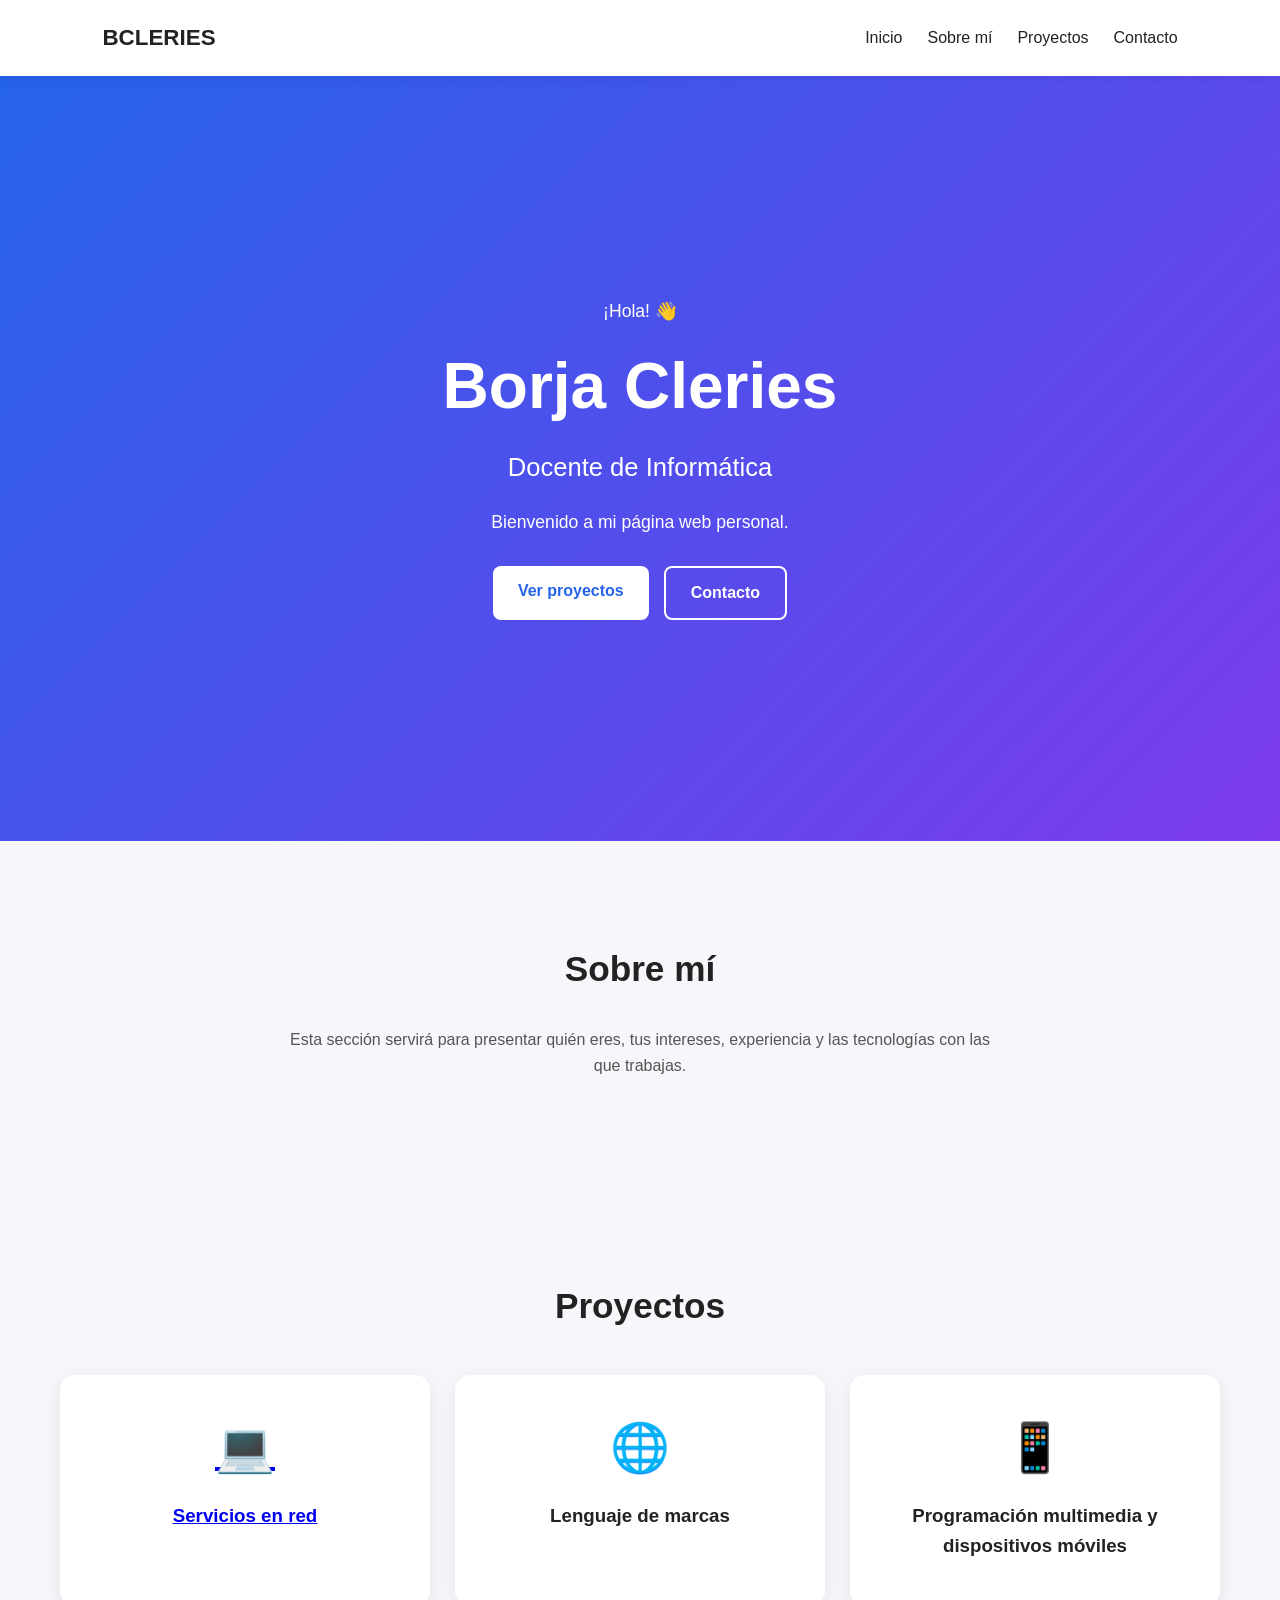
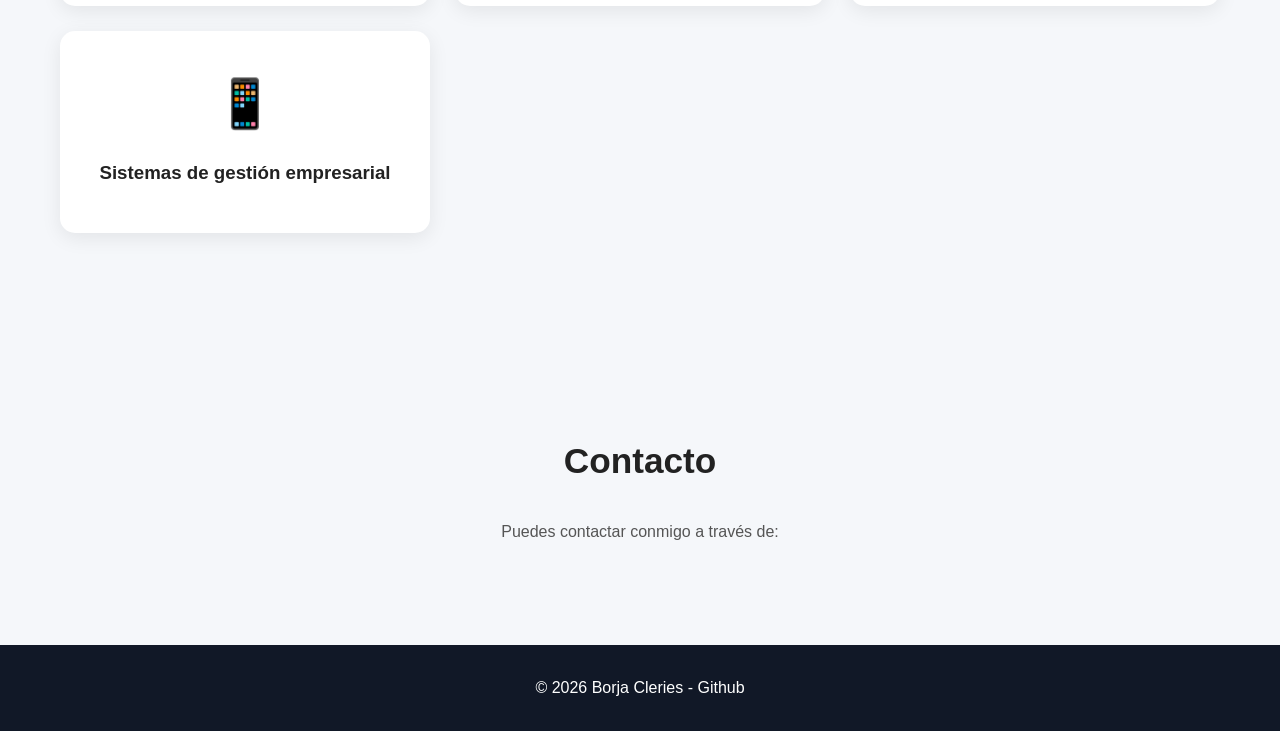
<file: index.html>
<!DOCTYPE html>
<html lang="es">

<head>
    <meta charset="UTF-8">
    <meta name="viewport" content="width=device-width, initial-scale=1.0">

    <title>Mi web | Borja Cleries</title>

    <link rel="stylesheet" href="style.css">
</head>

<body>

    <!-- MENÚ -->
    <nav class="navbar">

        <div class="logo">
            BCLERIES
        </div>

        <div class="menu">
            <a href="#inicio">Inicio</a>
            <a href="#sobre-mi">Sobre mí</a>
            <a href="#proyectos">Proyectos</a>
            <a href="#contacto">Contacto</a>
        </div>

    </nav>


    <!-- INICIO -->
    <section id="inicio" class="hero">

        <div class="hero-content">

            <p class="saludo">
                ¡Hola! 👋
            </p>

            <h1>
                Borja Cleries
            </h1>

            <h2>
                Docente de Informática
            </h2>

            <p>
                Bienvenido a mi página web personal.
            </p>

            <div class="botones">

                <a href="#proyectos" class="boton">
                    Ver proyectos
                </a>

                <a href="#contacto" class="boton boton-secundario">
                    Contacto
                </a>

            </div>

        </div>

    </section>


    <!-- SOBRE MÍ -->
    <section id="sobre-mi" class="seccion">

        <h2>
            Sobre mí
        </h2>

        <p>
            Esta sección servirá para presentar quién eres,
            tus intereses, experiencia y las tecnologías con
            las que trabajas.
        </p>

    </section>


    <!-- PROYECTOS -->
    <section id="proyectos" class="seccion proyectos">

        <h2>
            Proyectos
        </h2>

        <div class="proyectos-grid">

            <a href="servicios-en-red/" class="proyecto">

                <div class="icono">
                    💻
                </div>

                <h3>
                    Servicios en red
                </h3>

            </a>


            <article class="proyecto">

                <div class="icono">
                    🌐
                </div>

                <h3>
                    Lenguaje de marcas 
                </h3>


            </article>


            <article class="proyecto">

                <div class="icono">
                    📱
                </div>

                <h3>
                    Programación multimedia y dispositivos móviles
                </h3>


            </article>

                        <article class="proyecto">

                <div class="icono">
                    📱
                </div>

                <h3>
                    Sistemas de gestión empresarial
                </h3>


            </article>

        </div>

    </section>


    <!-- CONTACTO -->
    <section id="contacto" class="seccion contacto">

        <h2>
            Contacto
        </h2>

        <p>
            Puedes contactar conmigo a través de:
        </p>

    </section>


    <!-- FOOTER -->
    <footer>

        <p>
            © 2026 Borja Cleries - Github
        </p>

    </footer>


    <script src="script.js"></script>

</body>

</html>
</file>
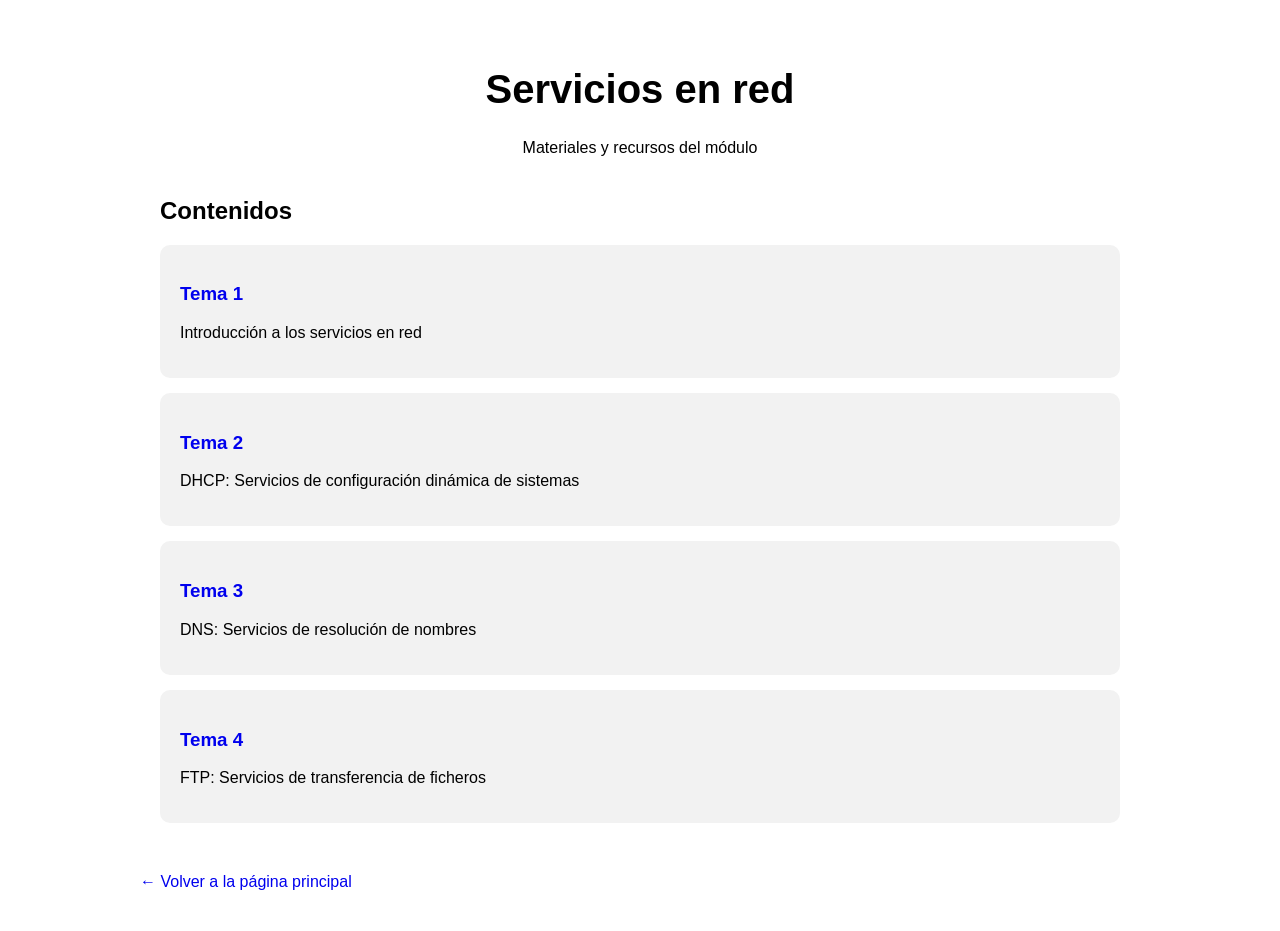
<file: servicios-en-red/index.html>
<!DOCTYPE html>
<html lang="es">

<head>
    <meta charset="UTF-8">
    <meta name="viewport" content="width=device-width, initial-scale=1.0">

    <title>Servicios en red</title>

    <link rel="stylesheet" href="style.css">
</head>

<body>

    <header>
        <h1>Servicios en red</h1>
        <p>Materiales y recursos del módulo</p>
    </header>

    <main>

        <section>
            <h2>Contenidos</h2>

            <div>
                <h3>
                    <a href="tema-01/">Tema 1</a>
                </h3>

                <p>Introducción a los servicios en red</p>
            </div>

            <div>
                <h3>
                    <a href="tema-02/">Tema 2</a>
                </h3>

                <p>DHCP: Servicios de configuración dinámica de sistemas</p>
            </div>

            <div>
                <h3>
                    <a href="tema-03/">Tema 3</a>
                </h3>

                <p>DNS: Servicios de resolución de nombres</p>
            </div>
            <div>
                <h3><a href="tema-04/">Tema 4</a></h3>
                <p>FTP: Servicios de transferencia de ficheros</p>
            </div>

        </section>

    </main>

    <footer>
        <a href="../">← Volver a la página principal</a>
    </footer>

</body>

</html>
</file>
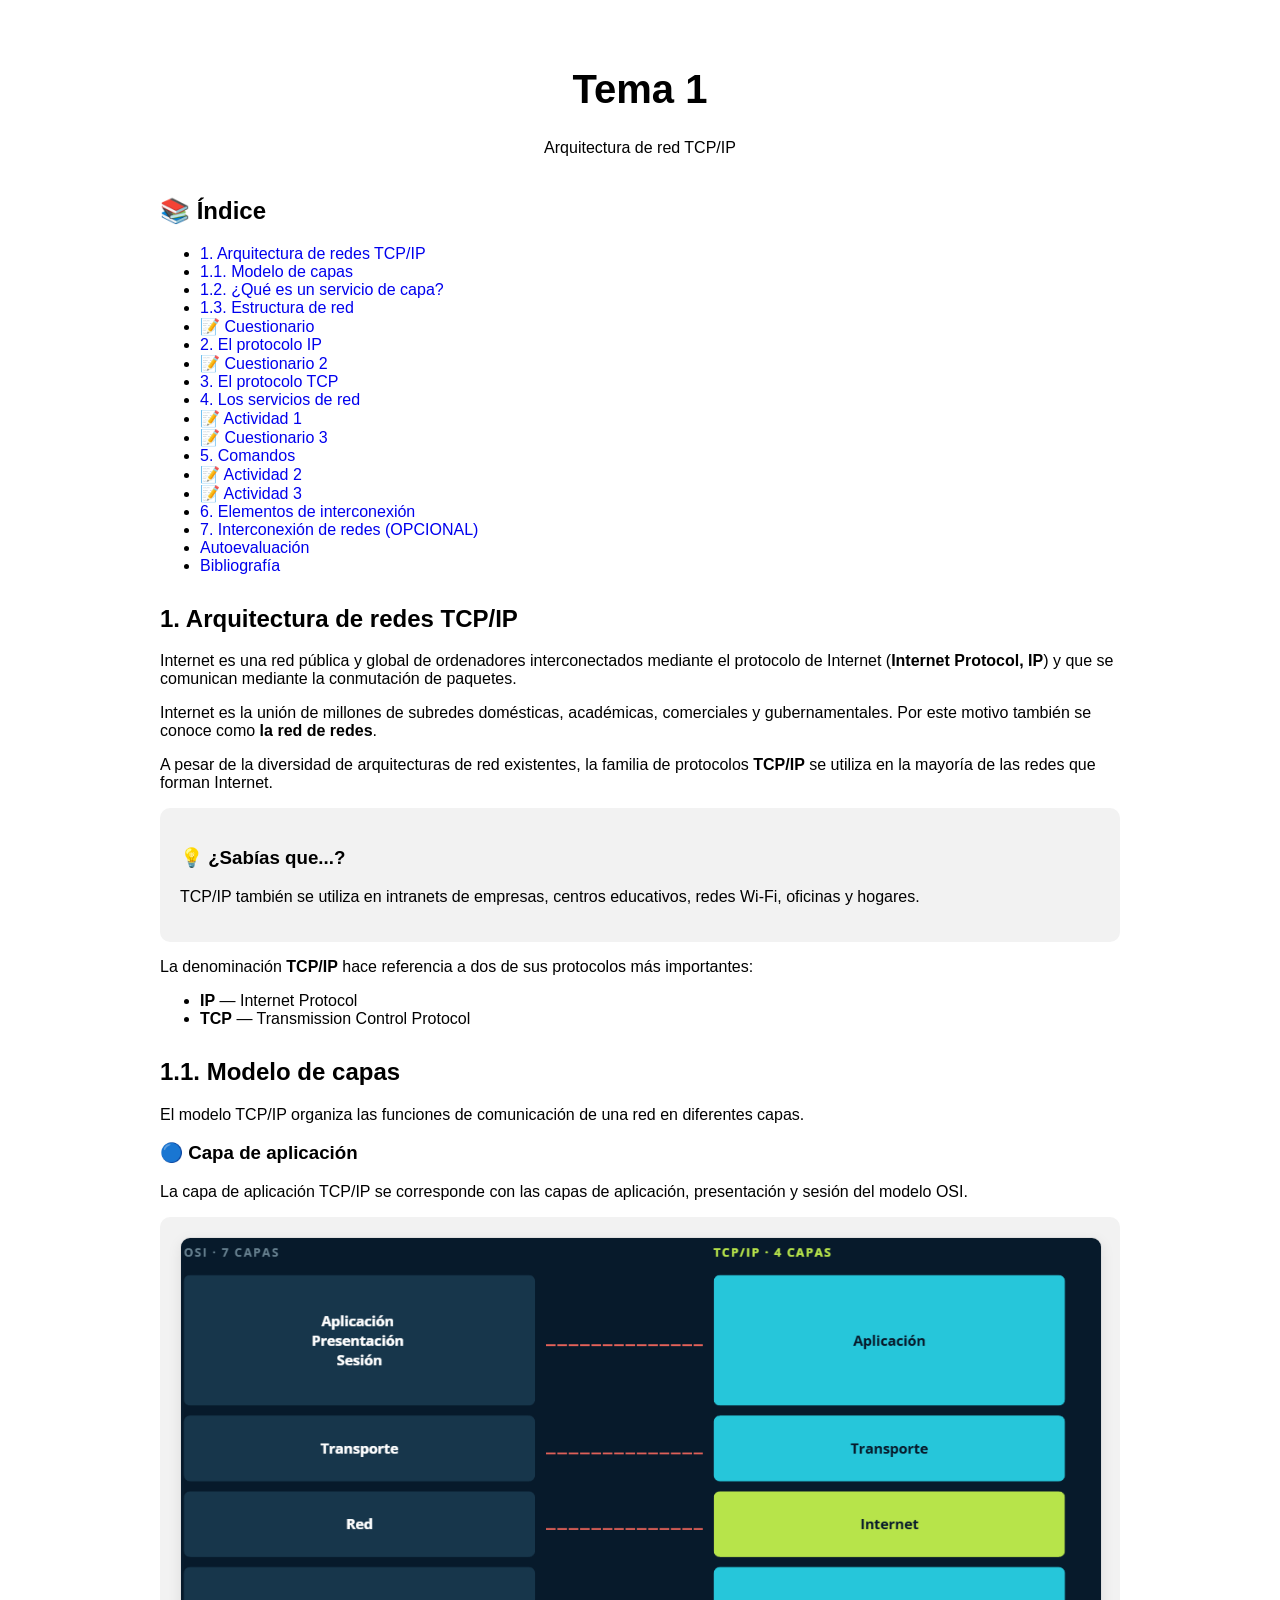
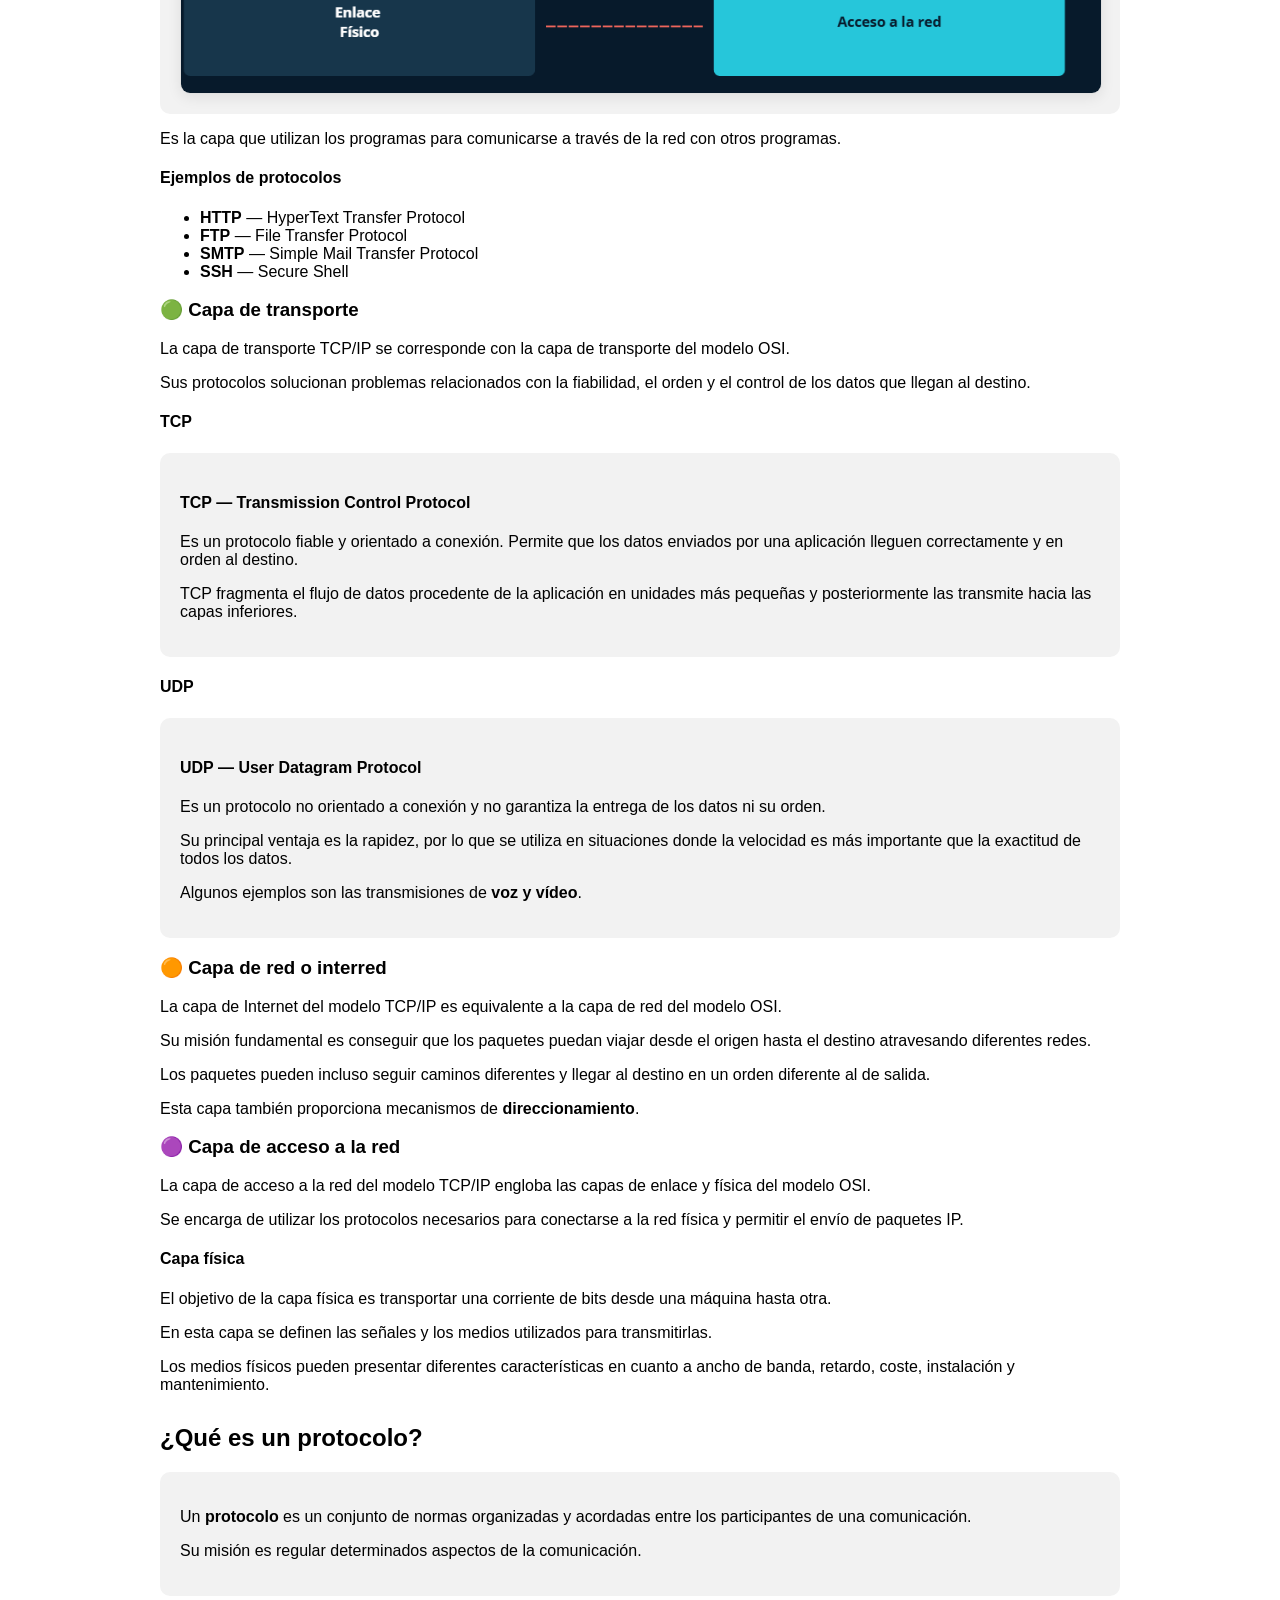
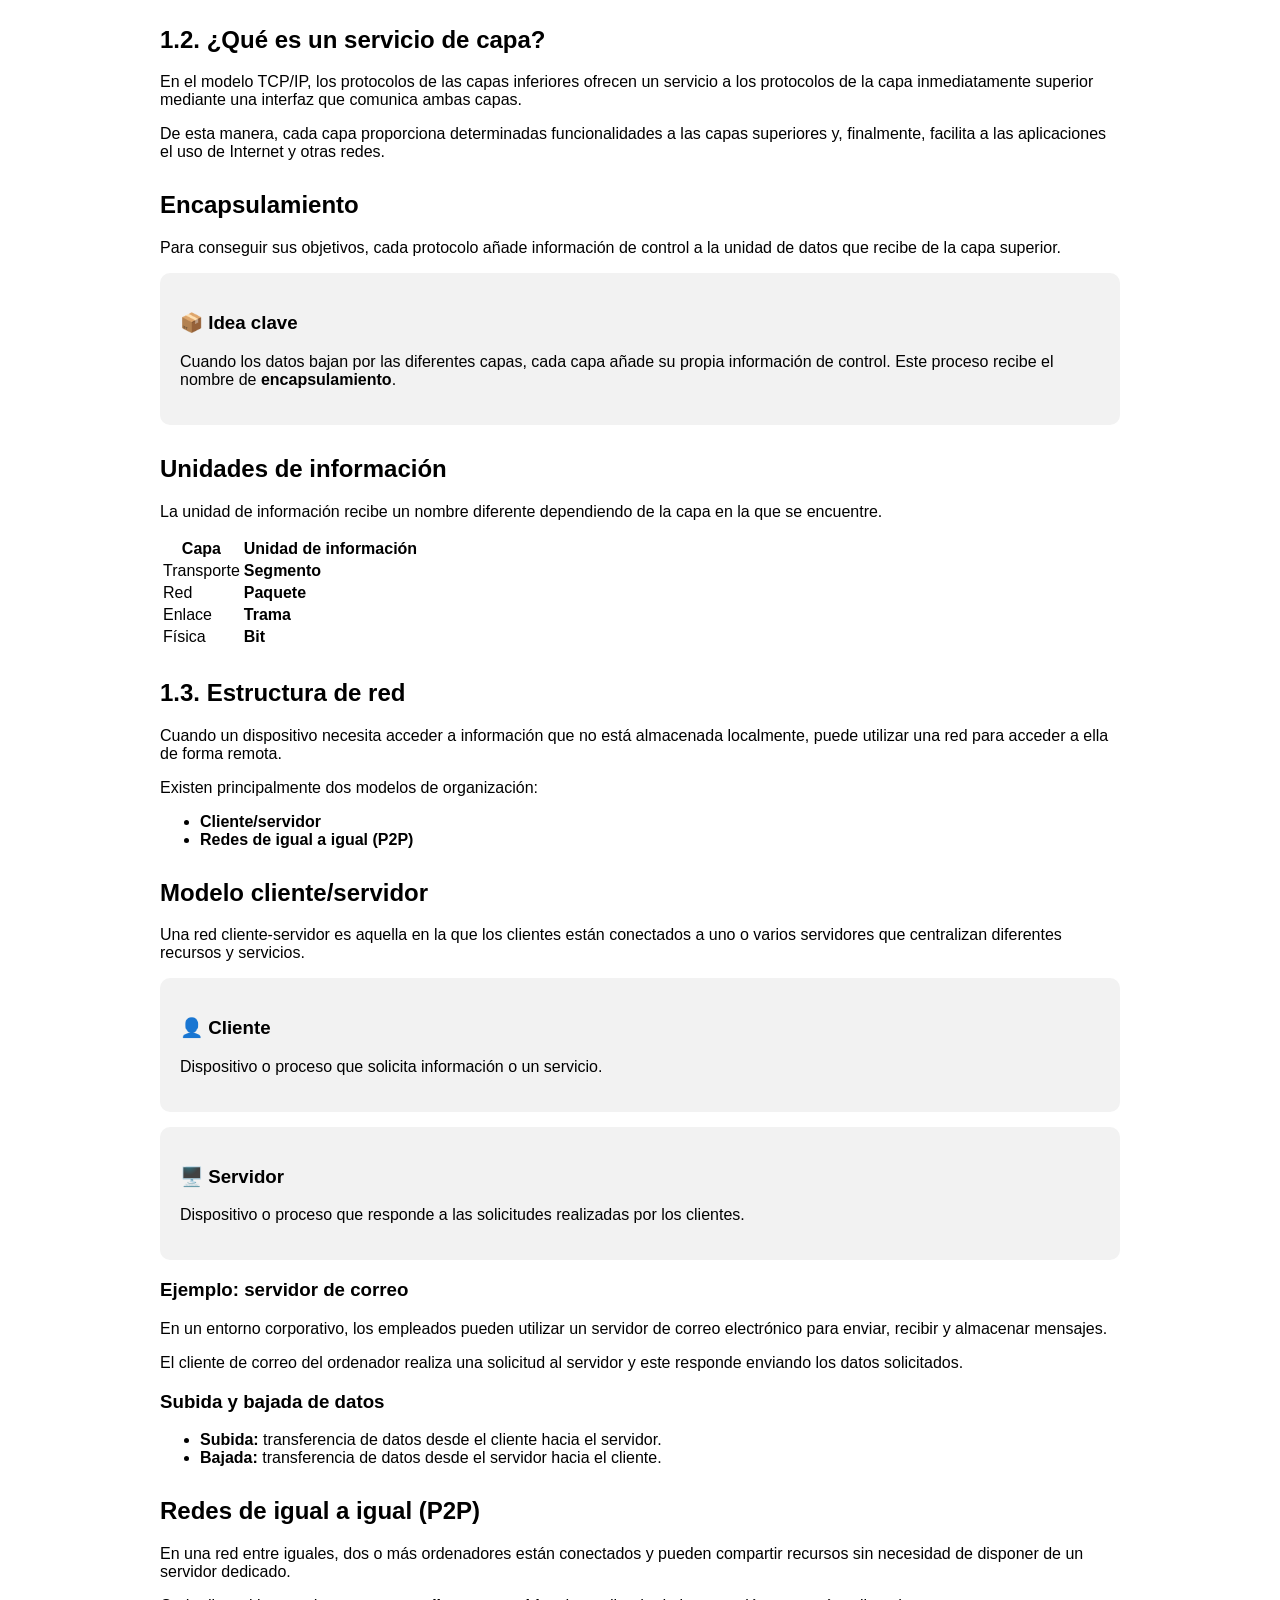
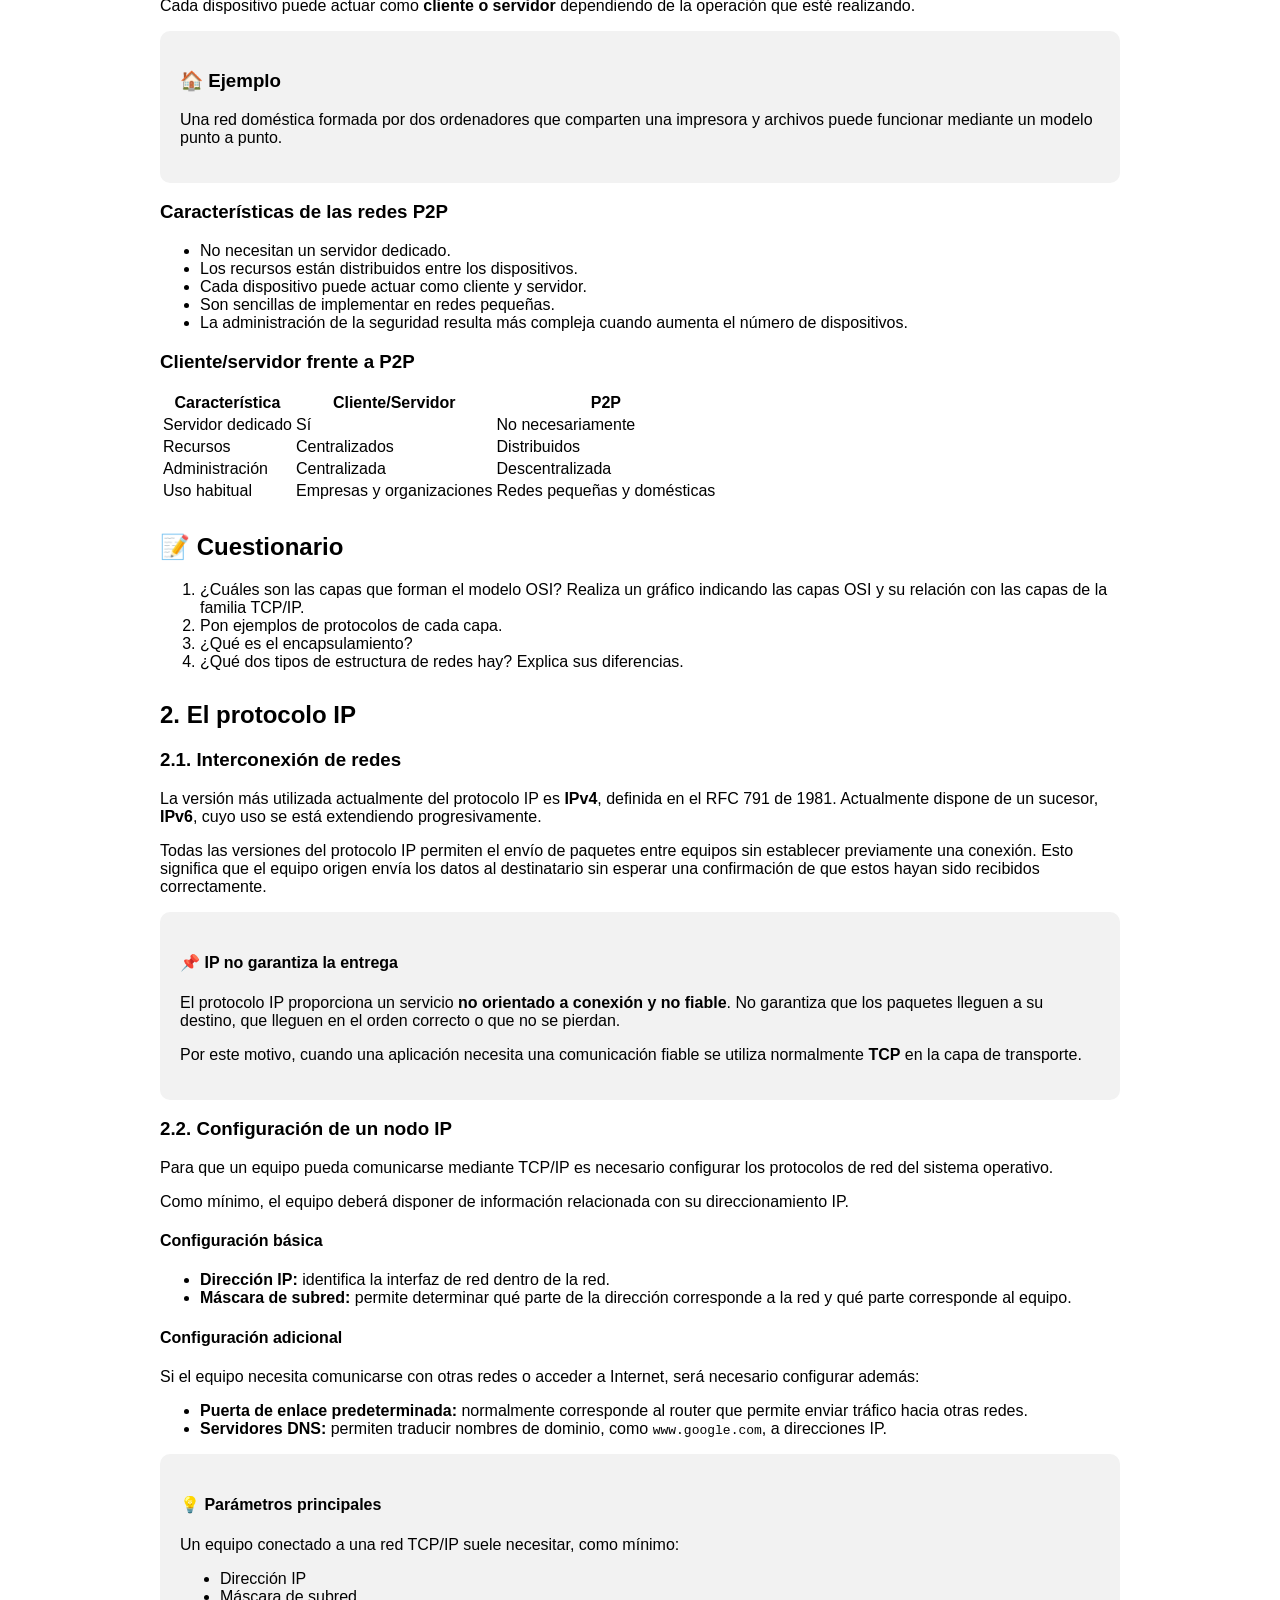
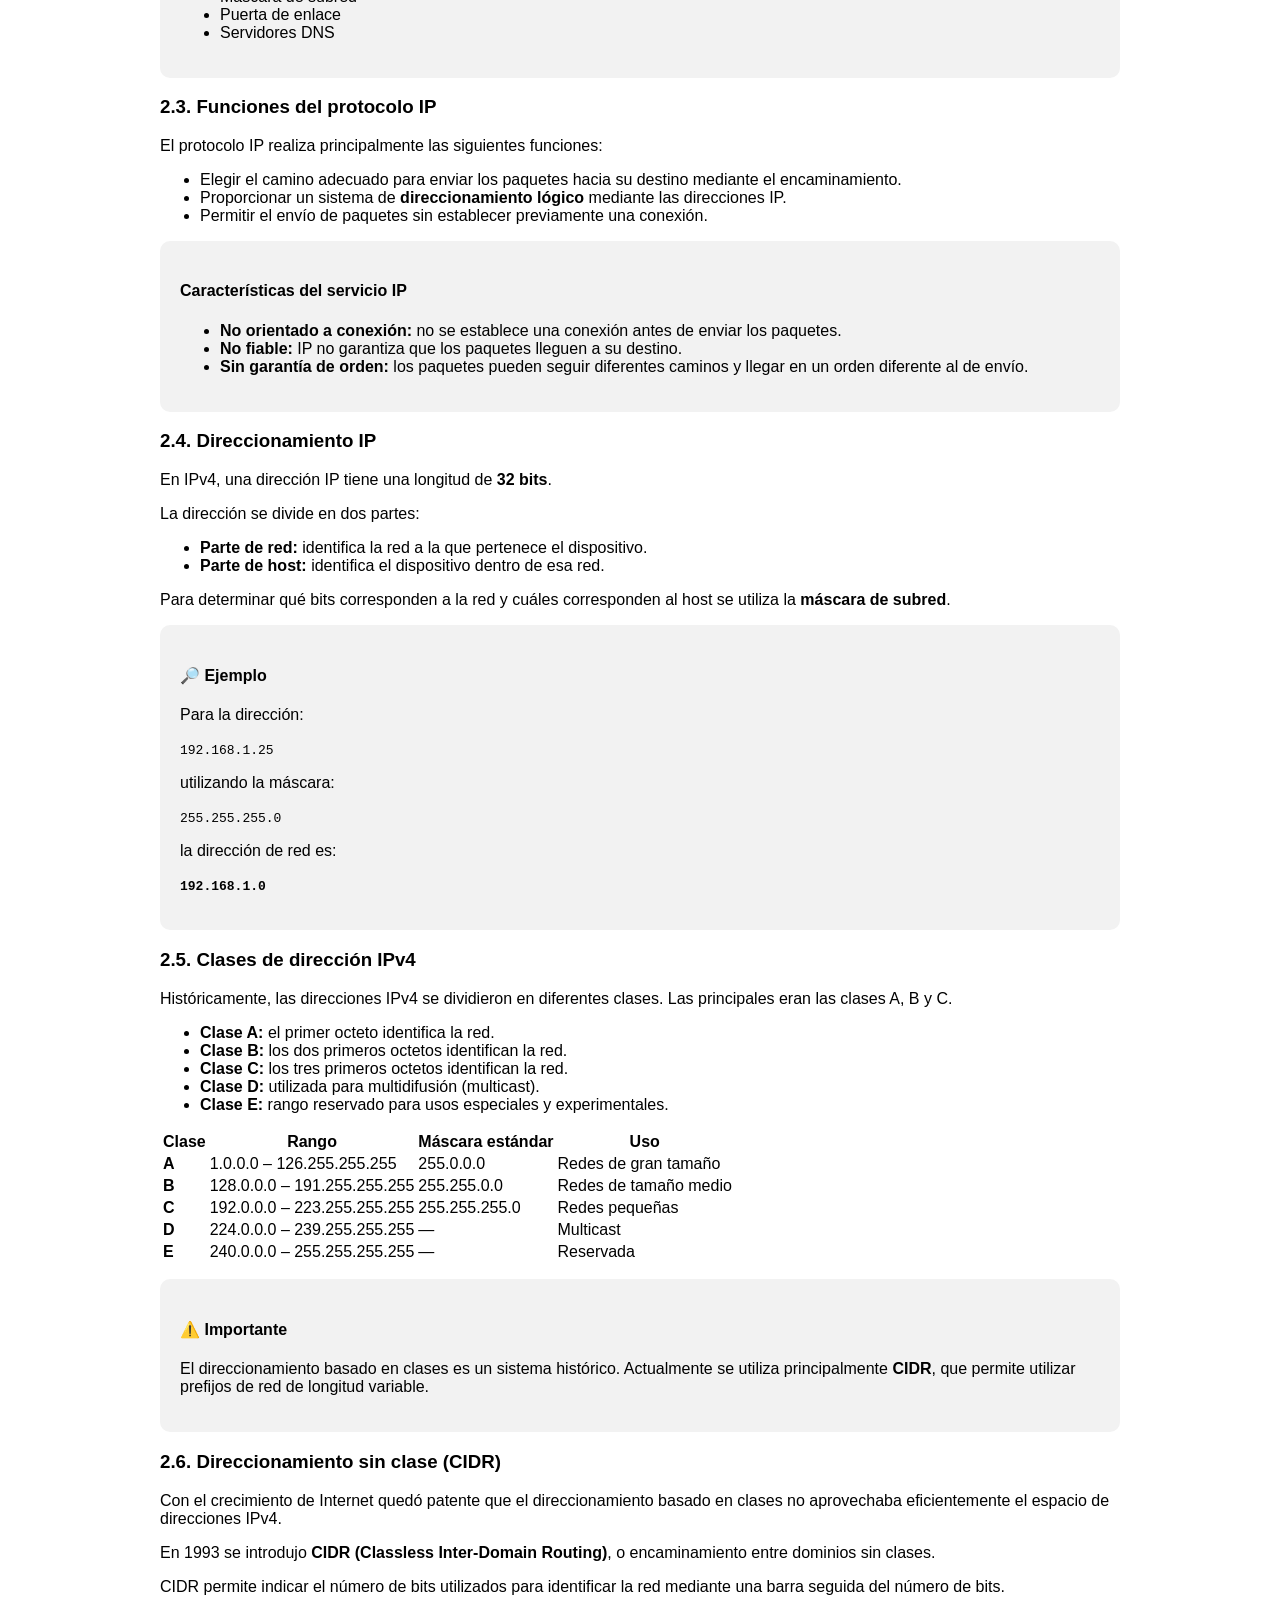
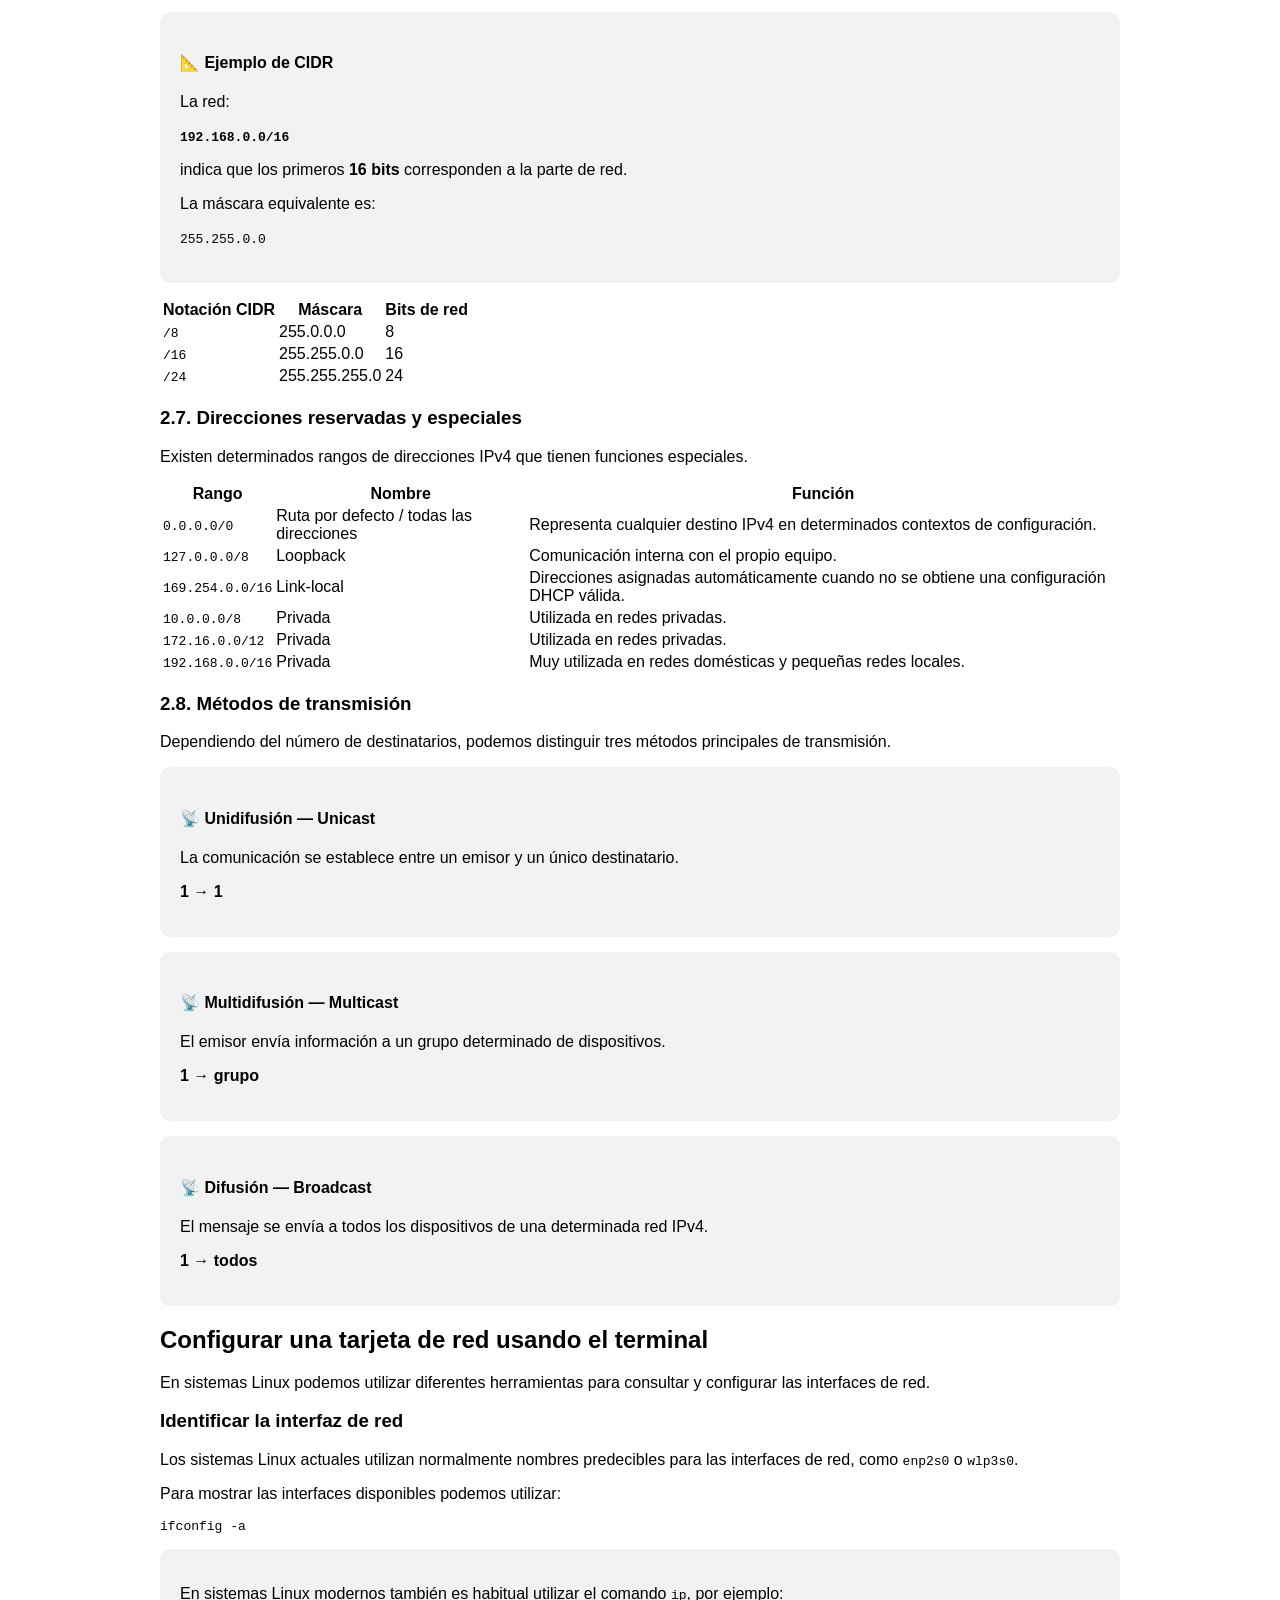
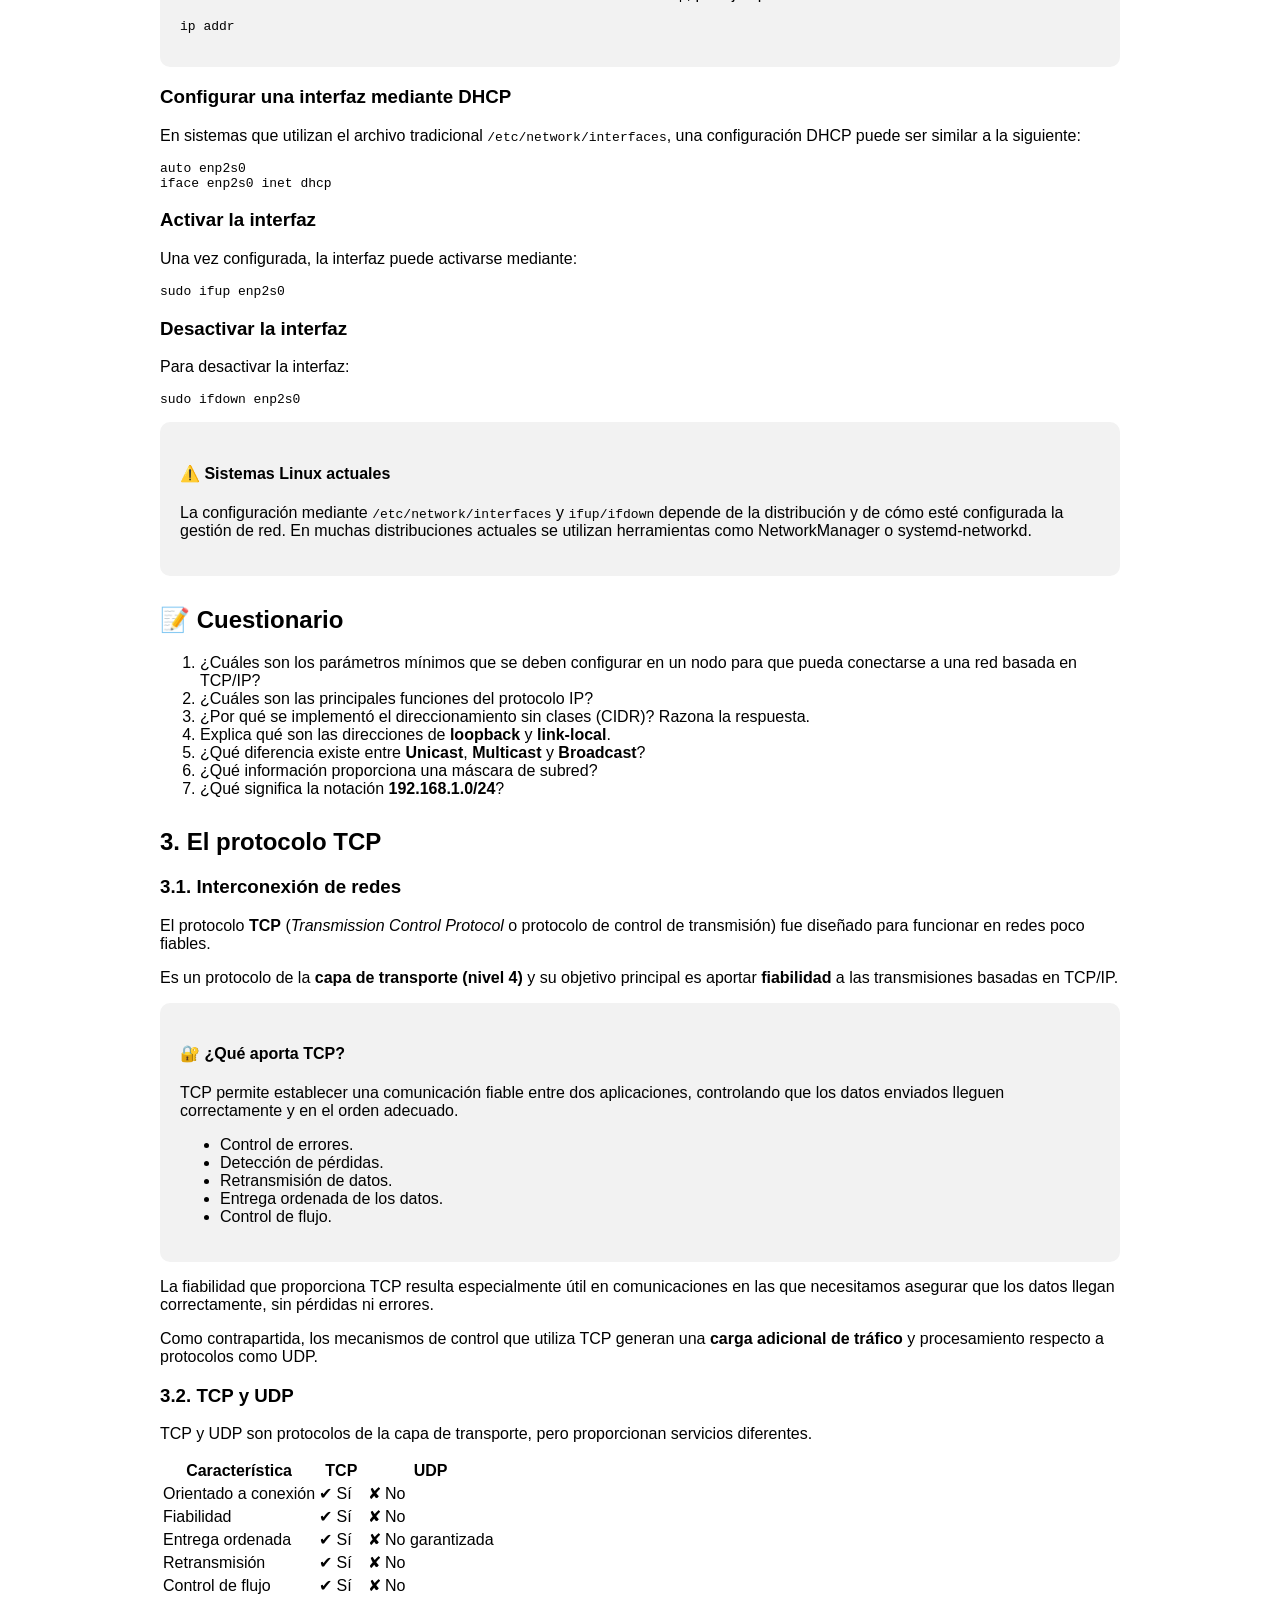
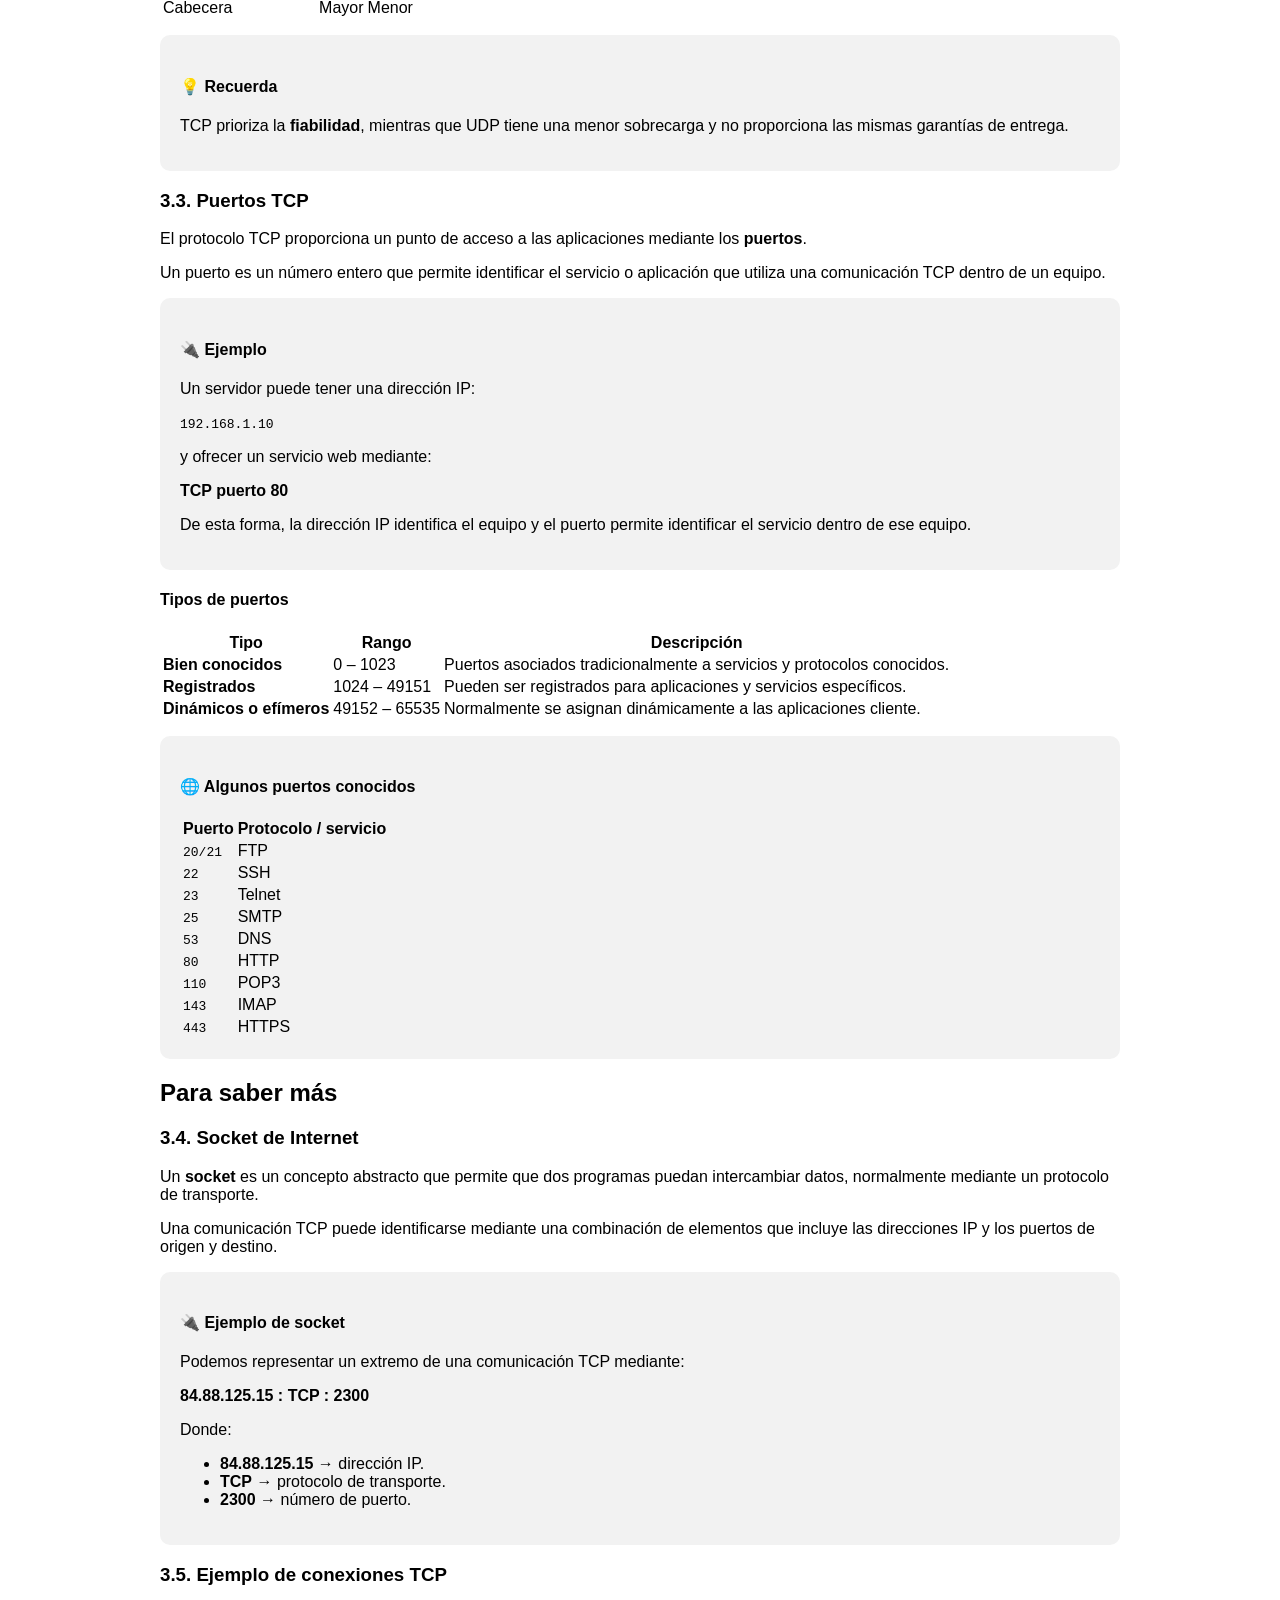
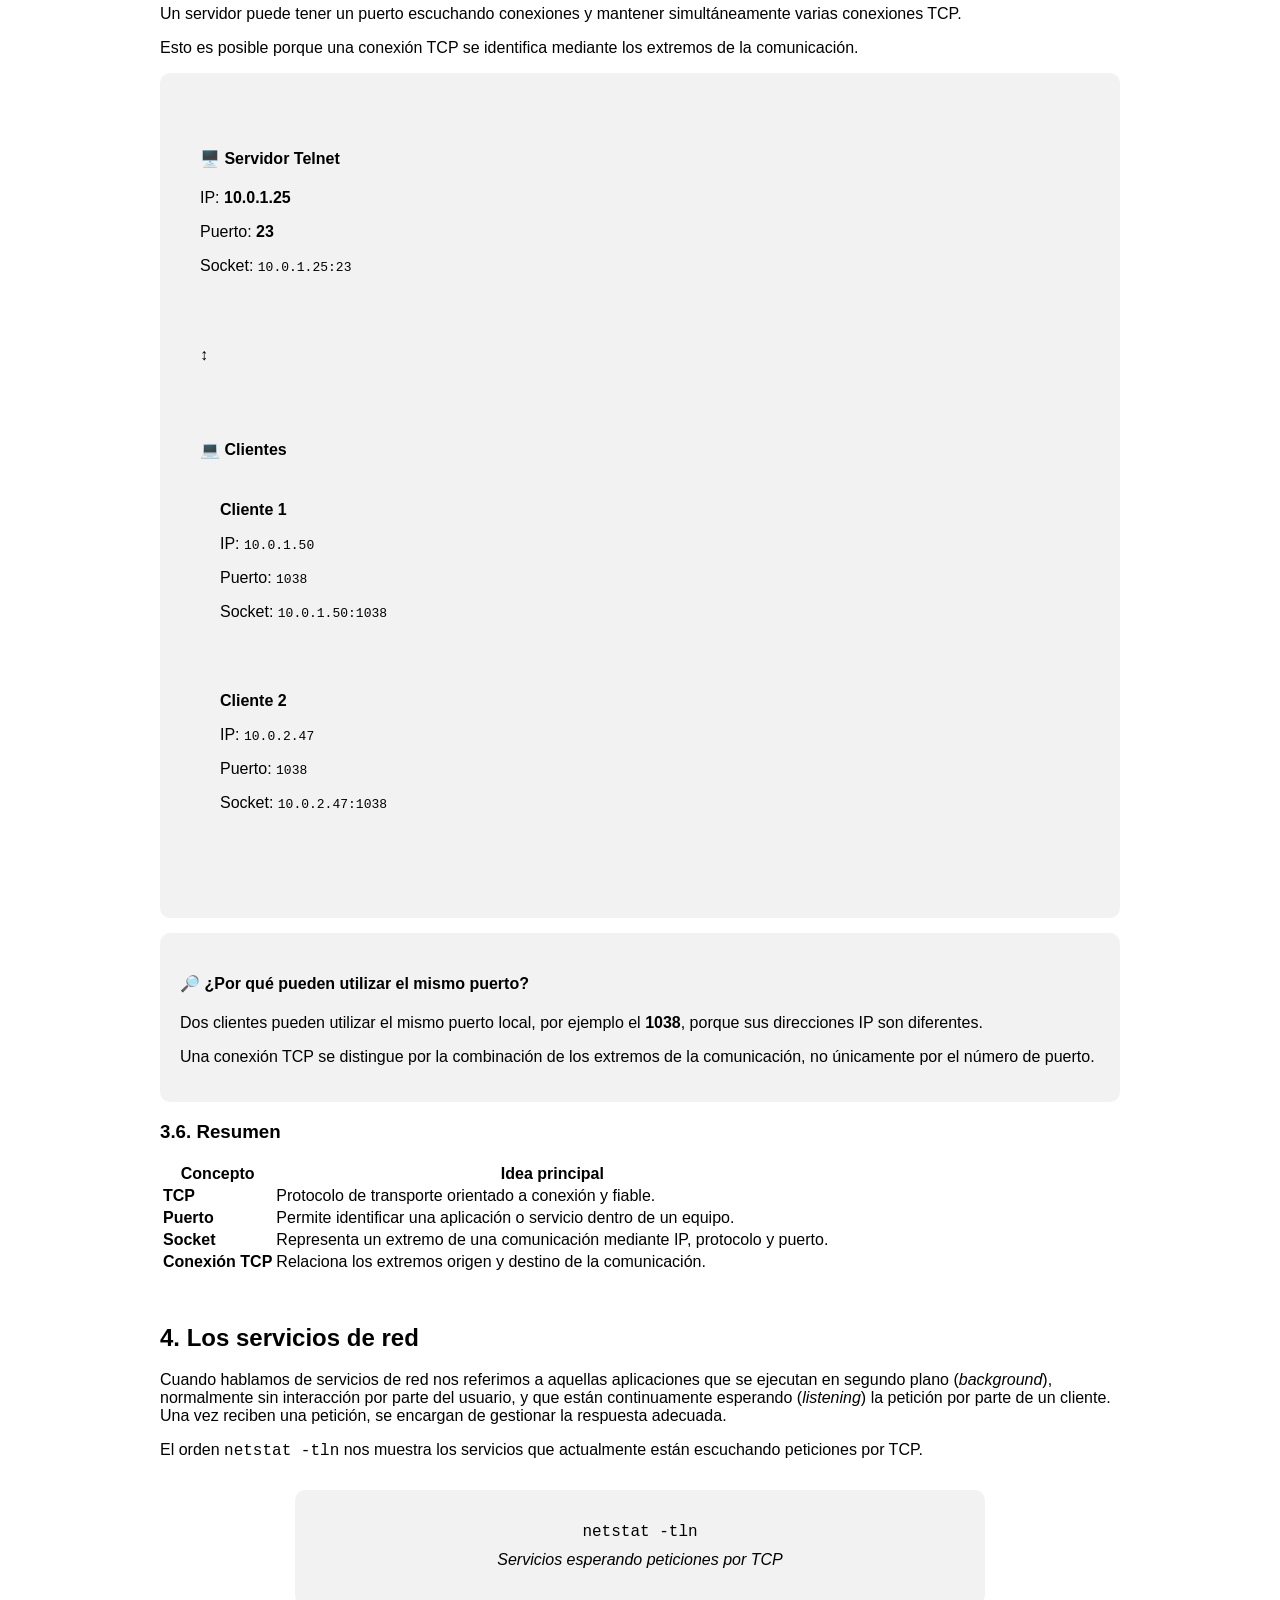
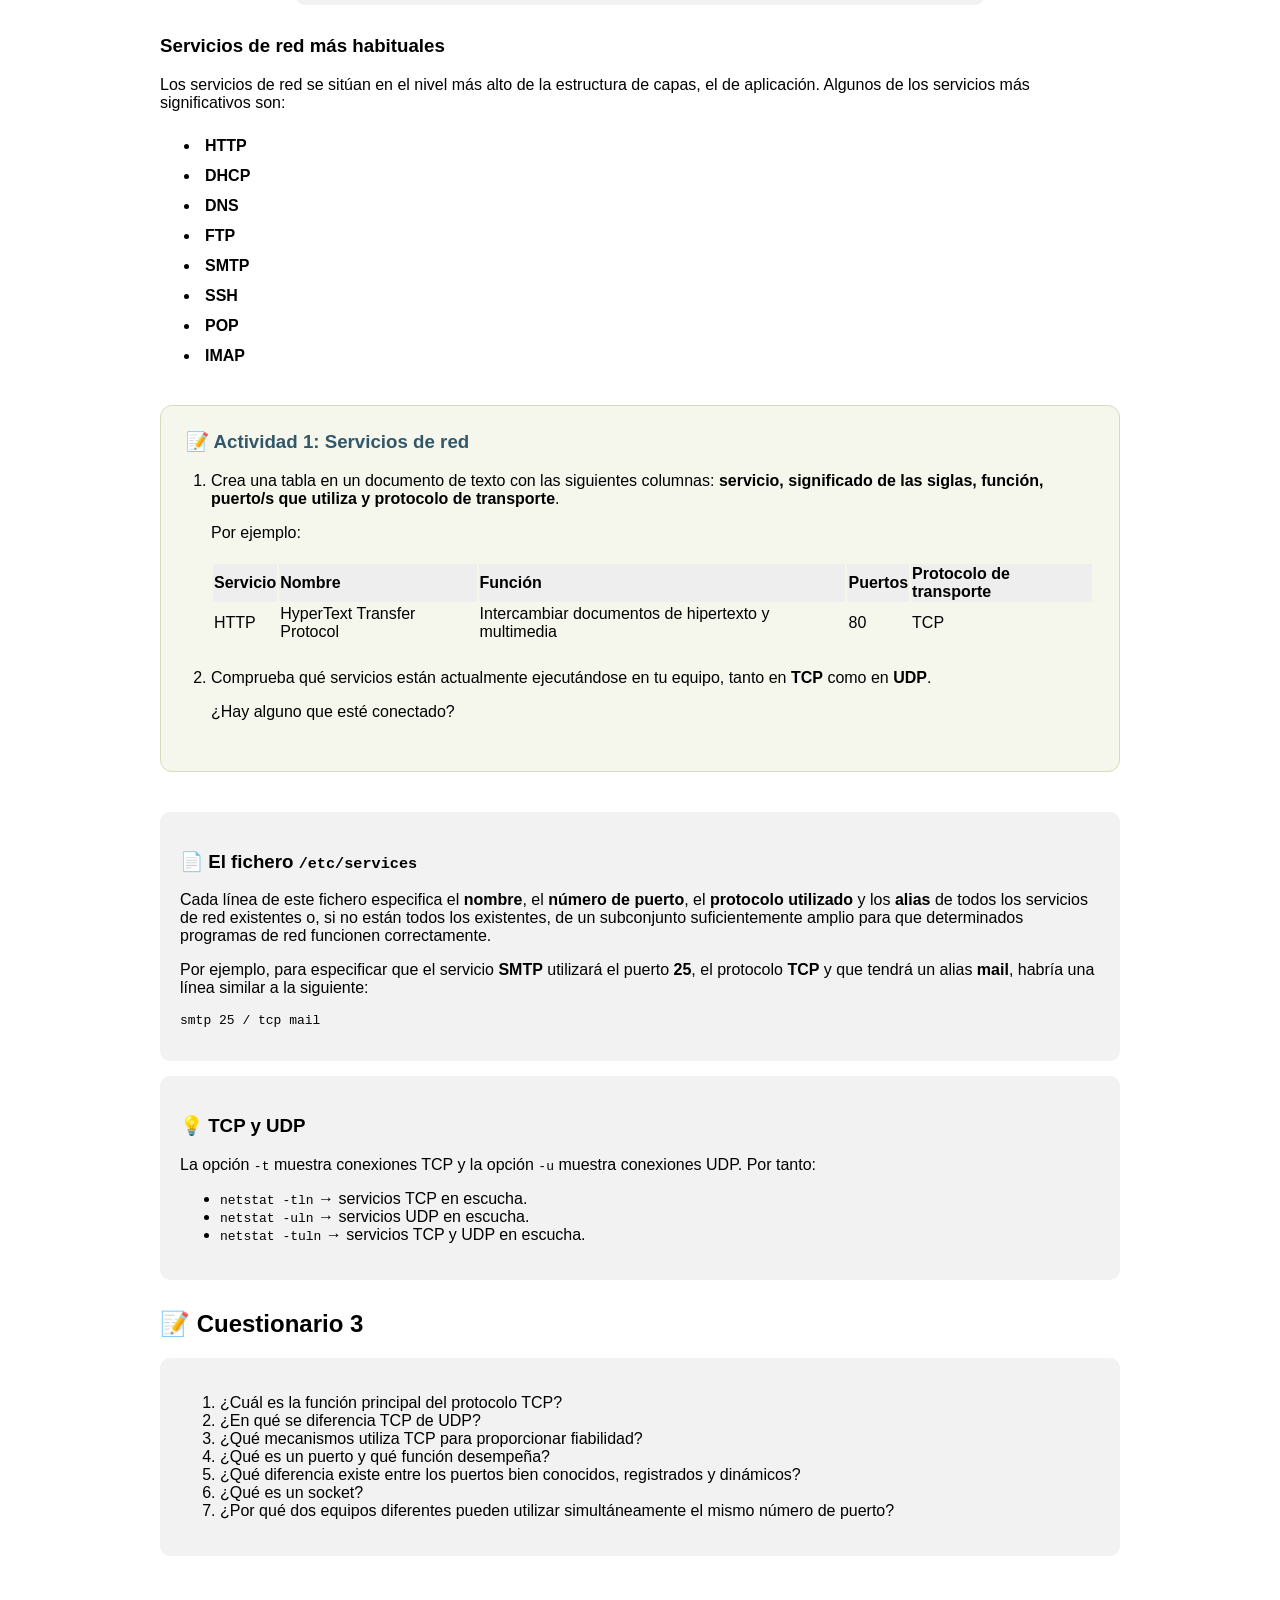
<file: servicios-en-red/tema-01/index.html>
<!DOCTYPE html>
<html lang="es">

<head>
    <meta charset="UTF-8">
    <meta name="viewport" content="width=device-width, initial-scale=1.0">

    <title>Tema 1 - Arquitectura de red TCP/IP</title>

    <link rel="stylesheet" href="../style.css">
</head>

<body>

    <header>
        <h1>Tema 1</h1>
        <p>Arquitectura de red TCP/IP</p>
    </header>


    <main>

        <!-- ÍNDICE DEL TEMA -->

        <section>
            <h2>📚 Índice</h2>

            <ul>
                <li>
                    <a href="#arquitectura">
                        1. Arquitectura de redes TCP/IP
                    </a>
                </li>

                <li>
                    <a href="#capas">
                                1.1. Modelo de capas
                    </a>
                </li>

                <li>
                    <a href="#servicio">
                                1.2. ¿Qué es un servicio de capa?
                    </a>
                </li>

                <li>
                    <a href="#estructura">
                                1.3. Estructura de red
                    </a>
                </li>

                <li>
                    <a href="#cuestionario">
                                📝 Cuestionario
                    </a>
                </li>

                <li>
                    <a href="#protocolo-ip">
                        2. El protocolo IP
                    </a>
                </li>
                <li>
                    <a href="#cuestionario2">
                                📝 Cuestionario 2
                    </a>
                </li>

                <li>
                    <a href="#protocolo-tcp">
                         3. El protocolo TCP
                    </a>
                </li>


                <li>
                    <a href="#servicios-red">
                         4. Los servicios de red
                    </a>
                </li>

                <li>
                    <a href="#actividad1">
                                📝 Actividad 1
                    </a>
                </li>

                <li>
                    <a href="#cuestionario3">
                                📝 Cuestionario 3
                    </a>
                </li>

                <li>
                    <a href="#comandos">
                         5. Comandos
                    </a>
                </li>

                <li>
                    <a href="#actividad2">
                                📝 Actividad 2
                    </a>
                </li>

                <li>
                    <a href="#actividad3">
                                📝 Actividad 3
                    </a>
                </li>

                <li>
                    <a href="#elementos-interconexion">
                         6. Elementos de interconexión
                    </a>
                </li>

                <li>
                    <a href="#interconexion-redes">
                         7. Interconexión de redes (OPCIONAL)
                    </a>
                </li>

                <li>
                    <a href="#autoevaluacion">
                         Autoevaluación
                    </a>
                </li>

                <li>
                    <a href="#bibliografia">
                        Bibliografía
                    </a>
                </li>

            </ul>

        </section>


        <!-- 1. ARQUITECTURA DE REDES TCP/IP -->

        <section id="arquitectura">

            <h2>1. Arquitectura de redes TCP/IP</h2>

            <p>
                Internet es una red pública y global de ordenadores
                interconectados mediante el protocolo de Internet
                (<strong>Internet Protocol, IP</strong>) y que se comunican
                mediante la conmutación de paquetes.
            </p>

            <p>
                Internet es la unión de millones de subredes domésticas,
                académicas, comerciales y gubernamentales. Por este motivo
                también se conoce como <strong>la red de redes</strong>.
            </p>

            <p>
                A pesar de la diversidad de arquitecturas de red existentes,
                la familia de protocolos <strong>TCP/IP</strong> se utiliza
                en la mayoría de las redes que forman Internet.
            </p>

            <div class="nota">

                <h3>💡 ¿Sabías que...?</h3>

                <p>
                    TCP/IP también se utiliza en intranets de empresas,
                    centros educativos, redes Wi-Fi, oficinas y hogares.
                </p>

            </div>

            <p>
                La denominación <strong>TCP/IP</strong> hace referencia a
                dos de sus protocolos más importantes:
            </p>

            <ul>
                <li><strong>IP</strong> — Internet Protocol</li>
                <li><strong>TCP</strong> — Transmission Control Protocol</li>
            </ul>

        </section>


        <!-- 1.1 MODELO DE CAPAS -->

        <section id="capas">

            <h2>1.1. Modelo de capas</h2>

            <p>
                El modelo TCP/IP organiza las funciones de comunicación
                de una red en diferentes capas.
            </p>


            <h3>🔵 Capa de aplicación</h3>

            <p>
                La capa de aplicación TCP/IP se corresponde con las capas
                de aplicación, presentación y sesión del modelo OSI.
            </p>

            <div class="imagen-capas">
                <img src="Capas.png" alt="Modelo de capas OSI y TCP/IP">
            </div>

            <p>
                Es la capa que utilizan los programas para comunicarse
                a través de la red con otros programas.
            </p>

            <h4>Ejemplos de protocolos</h4>

            <ul>
                <li><strong>HTTP</strong> — HyperText Transfer Protocol</li>
                <li><strong>FTP</strong> — File Transfer Protocol</li>
                <li><strong>SMTP</strong> — Simple Mail Transfer Protocol</li>
                <li><strong>SSH</strong> — Secure Shell</li>
            </ul>


            <h3>🟢 Capa de transporte</h3>

            <p>
                La capa de transporte TCP/IP se corresponde con la capa
                de transporte del modelo OSI.
            </p>

            <p>
                Sus protocolos solucionan problemas relacionados con la
                fiabilidad, el orden y el control de los datos que llegan
                al destino.
            </p>


            <h4>TCP</h4>

            <div class="concepto">

                <h4>TCP — Transmission Control Protocol</h4>

                <p>
                    Es un protocolo fiable y orientado a conexión.
                    Permite que los datos enviados por una aplicación
                    lleguen correctamente y en orden al destino.
                </p>

                <p>
                    TCP fragmenta el flujo de datos procedente de la
                    aplicación en unidades más pequeñas y posteriormente
                    las transmite hacia las capas inferiores.
                </p>

            </div>


            <h4>UDP</h4>

            <div class="concepto">

                <h4>UDP — User Datagram Protocol</h4>

                <p>
                    Es un protocolo no orientado a conexión y no garantiza
                    la entrega de los datos ni su orden.
                </p>

                <p>
                    Su principal ventaja es la rapidez, por lo que se utiliza
                    en situaciones donde la velocidad es más importante que
                    la exactitud de todos los datos.
                </p>

                <p>
                    Algunos ejemplos son las transmisiones de
                    <strong>voz y vídeo</strong>.
                </p>

            </div>


            <h3>🟠 Capa de red o interred</h3>

            <p>
                La capa de Internet del modelo TCP/IP es equivalente
                a la capa de red del modelo OSI.
            </p>

            <p>
                Su misión fundamental es conseguir que los paquetes
                puedan viajar desde el origen hasta el destino atravesando
                diferentes redes.
            </p>

            <p>
                Los paquetes pueden incluso seguir caminos diferentes
                y llegar al destino en un orden diferente al de salida.
            </p>

            <p>
                Esta capa también proporciona mecanismos de
                <strong>direccionamiento</strong>.
            </p>


            <h3>🟣 Capa de acceso a la red</h3>

            <p>
                La capa de acceso a la red del modelo TCP/IP engloba
                las capas de enlace y física del modelo OSI.
            </p>

            <p>
                Se encarga de utilizar los protocolos necesarios para
                conectarse a la red física y permitir el envío de
                paquetes IP.
            </p>


            <h4>Capa física</h4>

            <p>
                El objetivo de la capa física es transportar una corriente
                de bits desde una máquina hasta otra.
            </p>

            <p>
                En esta capa se definen las señales y los medios utilizados
                para transmitirlas.
            </p>

            <p>
                Los medios físicos pueden presentar diferentes características
                en cuanto a ancho de banda, retardo, coste, instalación
                y mantenimiento.
            </p>

        </section>


        <!-- PROTOCOLO -->

        <section id="protocolo">

            <h2>¿Qué es un protocolo?</h2>

            <div class="concepto">

                <p>
                    Un <strong>protocolo</strong> es un conjunto de normas
                    organizadas y acordadas entre los participantes de una
                    comunicación.
                </p>

                <p>
                    Su misión es regular determinados aspectos de la
                    comunicación.
                </p>

            </div>

        </section>


        <!-- SERVICIO DE CAPA -->

        <section id="servicio">

            <h2>1.2. ¿Qué es un servicio de capa?</h2>

            <p>
                En el modelo TCP/IP, los protocolos de las capas inferiores
                ofrecen un servicio a los protocolos de la capa inmediatamente
                superior mediante una interfaz que comunica ambas capas.
            </p>

            <p>
                De esta manera, cada capa proporciona determinadas
                funcionalidades a las capas superiores y, finalmente,
                facilita a las aplicaciones el uso de Internet y otras redes.
            </p>

        </section>


        <!-- ENCAPSULAMIENTO -->

        <section id="encapsulamiento">

            <h2>Encapsulamiento</h2>

            <p>
                Para conseguir sus objetivos, cada protocolo añade
                información de control a la unidad de datos que recibe
                de la capa superior.
            </p>

            <div class="nota">

                <h3>📦 Idea clave</h3>

                <p>
                    Cuando los datos bajan por las diferentes capas,
                    cada capa añade su propia información de control.
                    Este proceso recibe el nombre de
                    <strong>encapsulamiento</strong>.
                </p>

            </div>

        </section>


        <!-- UNIDADES DE INFORMACIÓN -->

        <section id="unidades">

            <h2>Unidades de información</h2>

            <p>
                La unidad de información recibe un nombre diferente
                dependiendo de la capa en la que se encuentre.
            </p>

            <table>

                <thead>

                    <tr>
                        <th>Capa</th>
                        <th>Unidad de información</th>
                    </tr>

                </thead>

                <tbody>

                    <tr>
                        <td>Transporte</td>
                        <td><strong>Segmento</strong></td>
                    </tr>

                    <tr>
                        <td>Red</td>
                        <td><strong>Paquete</strong></td>
                    </tr>

                    <tr>
                        <td>Enlace</td>
                        <td><strong>Trama</strong></td>
                    </tr>

                    <tr>
                        <td>Física</td>
                        <td><strong>Bit</strong></td>
                    </tr>

                </tbody>

            </table>

        </section>


        <!-- ESTRUCTURA DE RED -->

        <section id="estructura">

            <h2>1.3. Estructura de red</h2>

            <p>
                Cuando un dispositivo necesita acceder a información
                que no está almacenada localmente, puede utilizar una red
                para acceder a ella de forma remota.
            </p>

            <p>
                Existen principalmente dos modelos de organización:
            </p>

            <ul>

                <li>
                    <strong>Cliente/servidor</strong>
                </li>

                <li>
                    <strong>Redes de igual a igual (P2P)</strong>
                </li>

            </ul>

        </section>


        <!-- CLIENTE SERVIDOR -->

        <section id="cliente-servidor">

            <h2>Modelo cliente/servidor</h2>

            <p>
                Una red cliente-servidor es aquella en la que los clientes
                están conectados a uno o varios servidores que centralizan
                diferentes recursos y servicios.
            </p>

            <div class="concepto">

                <h3>👤 Cliente</h3>

                <p>
                    Dispositivo o proceso que solicita información
                    o un servicio.
                </p>

            </div>

            <div class="concepto">

                <h3>🖥️ Servidor</h3>

                <p>
                    Dispositivo o proceso que responde a las solicitudes
                    realizadas por los clientes.
                </p>

            </div>


            <h3>Ejemplo: servidor de correo</h3>

            <p>
                En un entorno corporativo, los empleados pueden utilizar
                un servidor de correo electrónico para enviar, recibir
                y almacenar mensajes.
            </p>

            <p>
                El cliente de correo del ordenador realiza una solicitud
                al servidor y este responde enviando los datos solicitados.
            </p>


            <h3>Subida y bajada de datos</h3>

            <ul>

                <li>
                    <strong>Subida:</strong>
                    transferencia de datos desde el cliente hacia el servidor.
                </li>

                <li>
                    <strong>Bajada:</strong>
                    transferencia de datos desde el servidor hacia el cliente.
                </li>

            </ul>

        </section>


        <!-- P2P -->

        <section id="p2p">

            <h2>Redes de igual a igual (P2P)</h2>

            <p>
                En una red entre iguales, dos o más ordenadores están
                conectados y pueden compartir recursos sin necesidad
                de disponer de un servidor dedicado.
            </p>

            <p>
                Cada dispositivo puede actuar como
                <strong>cliente o servidor</strong> dependiendo de la
                operación que esté realizando.
            </p>


            <div class="nota">

                <h3>🏠 Ejemplo</h3>

                <p>
                    Una red doméstica formada por dos ordenadores que
                    comparten una impresora y archivos puede funcionar
                    mediante un modelo punto a punto.
                </p>

            </div>


            <h3>Características de las redes P2P</h3>

            <ul>

                <li>No necesitan un servidor dedicado.</li>

                <li>Los recursos están distribuidos entre los dispositivos.</li>

                <li>Cada dispositivo puede actuar como cliente y servidor.</li>

                <li>Son sencillas de implementar en redes pequeñas.</li>

                <li>
                    La administración de la seguridad resulta más compleja
                    cuando aumenta el número de dispositivos.
                </li>

            </ul>


            <h3>Cliente/servidor frente a P2P</h3>

            <table>

                <thead>

                    <tr>
                        <th>Característica</th>
                        <th>Cliente/Servidor</th>
                        <th>P2P</th>
                    </tr>

                </thead>

                <tbody>

                    <tr>
                        <td>Servidor dedicado</td>
                        <td>Sí</td>
                        <td>No necesariamente</td>
                    </tr>

                    <tr>
                        <td>Recursos</td>
                        <td>Centralizados</td>
                        <td>Distribuidos</td>
                    </tr>

                    <tr>
                        <td>Administración</td>
                        <td>Centralizada</td>
                        <td>Descentralizada</td>
                    </tr>

                    <tr>
                        <td>Uso habitual</td>
                        <td>Empresas y organizaciones</td>
                        <td>Redes pequeñas y domésticas</td>
                    </tr>

                </tbody>

            </table>

        </section>


        <!-- CUESTIONARIO -->

        <section id="cuestionario">

            <h2>📝 Cuestionario</h2>

            <ol>

                <li>
                    ¿Cuáles son las capas que forman el modelo OSI?
                    Realiza un gráfico indicando las capas OSI y su relación
                    con las capas de la familia TCP/IP.
                </li>

                <li>
                    Pon ejemplos de protocolos de cada capa.
                </li>

                <li>
                    ¿Qué es el encapsulamiento?
                </li>

                <li>
                    ¿Qué dos tipos de estructura de redes hay?
                    Explica sus diferencias.
                </li>

            </ol>

        </section>

        <!-- =========================
     2. EL PROTOCOLO IP
     ========================= -->

<section id="protocolo-ip">

    <h2>2. El protocolo IP</h2>

    <h3>2.1. Interconexión de redes</h3>

    <p>
        La versión más utilizada actualmente del protocolo IP es
        <strong>IPv4</strong>, definida en el RFC 791 de 1981.
        Actualmente dispone de un sucesor, <strong>IPv6</strong>,
        cuyo uso se está extendiendo progresivamente.
    </p>

    <p>
        Todas las versiones del protocolo IP permiten el envío de
        paquetes entre equipos sin establecer previamente una conexión.
        Esto significa que el equipo origen envía los datos al
        destinatario sin esperar una confirmación de que estos hayan
        sido recibidos correctamente.
    </p>

    <div class="concepto">

        <h4>📌 IP no garantiza la entrega</h4>

        <p>
            El protocolo IP proporciona un servicio
            <strong>no orientado a conexión y no fiable</strong>.
            No garantiza que los paquetes lleguen a su destino,
            que lleguen en el orden correcto o que no se pierdan.
        </p>

        <p>
            Por este motivo, cuando una aplicación necesita una
            comunicación fiable se utiliza normalmente
            <strong>TCP</strong> en la capa de transporte.
        </p>

    </div>


    <!-- =========================
         2.1 CONFIGURACIÓN DE UN NODO IP
         ========================= -->

    <h3>2.2. Configuración de un nodo IP</h3>

    <p>
        Para que un equipo pueda comunicarse mediante TCP/IP es
        necesario configurar los protocolos de red del sistema
        operativo.
    </p>

    <p>
        Como mínimo, el equipo deberá disponer de información
        relacionada con su direccionamiento IP.
    </p>

    <h4>Configuración básica</h4>

    <ul>

        <li>
            <strong>Dirección IP:</strong>
            identifica la interfaz de red dentro de la red.
        </li>

        <li>
            <strong>Máscara de subred:</strong>
            permite determinar qué parte de la dirección corresponde
            a la red y qué parte corresponde al equipo.
        </li>

    </ul>

    <h4>Configuración adicional</h4>

    <p>
        Si el equipo necesita comunicarse con otras redes o acceder
        a Internet, será necesario configurar además:
    </p>

    <ul>

        <li>
            <strong>Puerta de enlace predeterminada:</strong>
            normalmente corresponde al router que permite enviar
            tráfico hacia otras redes.
        </li>

        <li>
            <strong>Servidores DNS:</strong>
            permiten traducir nombres de dominio, como
            <code>www.google.com</code>, a direcciones IP.
        </li>

    </ul>


    <div class="nota">

        <h4>💡 Parámetros principales</h4>

        <p>
            Un equipo conectado a una red TCP/IP suele necesitar,
            como mínimo:
        </p>

        <ul>

            <li>Dirección IP</li>
            <li>Máscara de subred</li>
            <li>Puerta de enlace</li>
            <li>Servidores DNS</li>

        </ul>

    </div>


    <!-- =========================
         FUNCIONES DE IP
         ========================= -->

    <h3>2.3. Funciones del protocolo IP</h3>

    <p>
        El protocolo IP realiza principalmente las siguientes
        funciones:
    </p>

    <ul>

        <li>
            Elegir el camino adecuado para enviar los paquetes
            hacia su destino mediante el encaminamiento.
        </li>

        <li>
            Proporcionar un sistema de
            <strong>direccionamiento lógico</strong>
            mediante las direcciones IP.
        </li>

        <li>
            Permitir el envío de paquetes sin establecer previamente
            una conexión.
        </li>

    </ul>


    <div class="concepto">

        <h4>Características del servicio IP</h4>

        <ul>

            <li>
                <strong>No orientado a conexión:</strong>
                no se establece una conexión antes de enviar
                los paquetes.
            </li>

            <li>
                <strong>No fiable:</strong>
                IP no garantiza que los paquetes lleguen a su
                destino.
            </li>

            <li>
                <strong>Sin garantía de orden:</strong>
                los paquetes pueden seguir diferentes caminos
                y llegar en un orden diferente al de envío.
            </li>

        </ul>

    </div>


    <!-- =========================
         DIRECCIONAMIENTO IP
         ========================= -->

    <h3>2.4. Direccionamiento IP</h3>

    <p>
        En IPv4, una dirección IP tiene una longitud de
        <strong>32 bits</strong>.
    </p>

    <p>
        La dirección se divide en dos partes:
    </p>

    <ul>

        <li>
            <strong>Parte de red:</strong>
            identifica la red a la que pertenece el dispositivo.
        </li>

        <li>
            <strong>Parte de host:</strong>
            identifica el dispositivo dentro de esa red.
        </li>

    </ul>

    <p>
        Para determinar qué bits corresponden a la red y cuáles
        corresponden al host se utiliza la
        <strong>máscara de subred</strong>.
    </p>


    <div class="concepto">

        <h4>🔎 Ejemplo</h4>

        <p>
            Para la dirección:
        </p>

        <p>
            <code>192.168.1.25</code>
        </p>

        <p>
            utilizando la máscara:
        </p>

        <p>
            <code>255.255.255.0</code>
        </p>

        <p>
            la dirección de red es:
        </p>

        <p>
            <strong><code>192.168.1.0</code></strong>
        </p>

    </div>


    <!-- =========================
         CLASES IPv4
         ========================= -->

    <h3>2.5. Clases de dirección IPv4</h3>

    <p>
        Históricamente, las direcciones IPv4 se dividieron en
        diferentes clases. Las principales eran las clases A, B y C.
    </p>

    <ul>

        <li>
            <strong>Clase A:</strong>
            el primer octeto identifica la red.
        </li>

        <li>
            <strong>Clase B:</strong>
            los dos primeros octetos identifican la red.
        </li>

        <li>
            <strong>Clase C:</strong>
            los tres primeros octetos identifican la red.
        </li>

        <li>
            <strong>Clase D:</strong>
            utilizada para multidifusión (multicast).
        </li>

        <li>
            <strong>Clase E:</strong>
            rango reservado para usos especiales y experimentales.
        </li>

    </ul>


    <table>

        <thead>

            <tr>

                <th>Clase</th>
                <th>Rango</th>
                <th>Máscara estándar</th>
                <th>Uso</th>

            </tr>

        </thead>

        <tbody>

            <tr>

                <td><strong>A</strong></td>
                <td>1.0.0.0 – 126.255.255.255</td>
                <td>255.0.0.0</td>
                <td>Redes de gran tamaño</td>

            </tr>

            <tr>

                <td><strong>B</strong></td>
                <td>128.0.0.0 – 191.255.255.255</td>
                <td>255.255.0.0</td>
                <td>Redes de tamaño medio</td>

            </tr>

            <tr>

                <td><strong>C</strong></td>
                <td>192.0.0.0 – 223.255.255.255</td>
                <td>255.255.255.0</td>
                <td>Redes pequeñas</td>

            </tr>

            <tr>

                <td><strong>D</strong></td>
                <td>224.0.0.0 – 239.255.255.255</td>
                <td>—</td>
                <td>Multicast</td>

            </tr>

            <tr>

                <td><strong>E</strong></td>
                <td>240.0.0.0 – 255.255.255.255</td>
                <td>—</td>
                <td>Reservada</td>

            </tr>

        </tbody>

    </table>


    <div class="nota">

        <h4>⚠️ Importante</h4>

        <p>
            El direccionamiento basado en clases es un sistema
            histórico. Actualmente se utiliza principalmente
            <strong>CIDR</strong>, que permite utilizar prefijos
            de red de longitud variable.
        </p>

    </div>


    <!-- =========================
         CIDR
         ========================= -->

    <h3>2.6. Direccionamiento sin clase (CIDR)</h3>

    <p>
        Con el crecimiento de Internet quedó patente que el
        direccionamiento basado en clases no aprovechaba
        eficientemente el espacio de direcciones IPv4.
    </p>

    <p>
        En 1993 se introdujo
        <strong>CIDR (Classless Inter-Domain Routing)</strong>,
        o encaminamiento entre dominios sin clases.
    </p>

    <p>
        CIDR permite indicar el número de bits utilizados para
        identificar la red mediante una barra seguida del número
        de bits.
    </p>


    <div class="concepto">

        <h4>📐 Ejemplo de CIDR</h4>

        <p>
            La red:
        </p>

        <p>
            <strong><code>192.168.0.0/16</code></strong>
        </p>

        <p>
            indica que los primeros
            <strong>16 bits</strong>
            corresponden a la parte de red.
        </p>

        <p>
            La máscara equivalente es:
        </p>

        <p>
            <code>255.255.0.0</code>
        </p>

    </div>


    <table>

        <thead>

            <tr>
                <th>Notación CIDR</th>
                <th>Máscara</th>
                <th>Bits de red</th>
            </tr>

        </thead>

        <tbody>

            <tr>
                <td><code>/8</code></td>
                <td>255.0.0.0</td>
                <td>8</td>
            </tr>

            <tr>
                <td><code>/16</code></td>
                <td>255.255.0.0</td>
                <td>16</td>
            </tr>

            <tr>
                <td><code>/24</code></td>
                <td>255.255.255.0</td>
                <td>24</td>
            </tr>

        </tbody>

    </table>


    <!-- =========================
         DIRECCIONES ESPECIALES
         ========================= -->

    <h3>2.7. Direcciones reservadas y especiales</h3>

    <p>
        Existen determinados rangos de direcciones IPv4 que tienen
        funciones especiales.
    </p>


    <table>

        <thead>

            <tr>

                <th>Rango</th>
                <th>Nombre</th>
                <th>Función</th>

            </tr>

        </thead>

        <tbody>

            <tr>

                <td><code>0.0.0.0/0</code></td>

                <td>
                    Ruta por defecto / todas las direcciones
                </td>

                <td>
                    Representa cualquier destino IPv4 en determinados
                    contextos de configuración.
                </td>

            </tr>

            <tr>

                <td><code>127.0.0.0/8</code></td>

                <td>
                    Loopback
                </td>

                <td>
                    Comunicación interna con el propio equipo.
                </td>

            </tr>

            <tr>

                <td><code>169.254.0.0/16</code></td>

                <td>
                    Link-local
                </td>

                <td>
                    Direcciones asignadas automáticamente cuando
                    no se obtiene una configuración DHCP válida.
                </td>

            </tr>

            <tr>

                <td><code>10.0.0.0/8</code></td>

                <td>
                    Privada
                </td>

                <td>
                    Utilizada en redes privadas.
                </td>

            </tr>

            <tr>

                <td><code>172.16.0.0/12</code></td>

                <td>
                    Privada
                </td>

                <td>
                    Utilizada en redes privadas.
                </td>

            </tr>

            <tr>

                <td><code>192.168.0.0/16</code></td>

                <td>
                    Privada
                </td>

                <td>
                    Muy utilizada en redes domésticas y pequeñas
                    redes locales.
                </td>

            </tr>

        </tbody>

    </table>


    <!-- =========================
         MÉTODOS DE TRANSMISIÓN
         ========================= -->

    <h3>2.8. Métodos de transmisión</h3>

    <p>
        Dependiendo del número de destinatarios, podemos distinguir
        tres métodos principales de transmisión.
    </p>


    <div class="concepto">

        <h4>📡 Unidifusión — Unicast</h4>

        <p>
            La comunicación se establece entre un emisor y
            un único destinatario.
        </p>

        <p>
            <strong>1 → 1</strong>
        </p>

    </div>


    <div class="concepto">

        <h4>📡 Multidifusión — Multicast</h4>

        <p>
            El emisor envía información a un grupo determinado
            de dispositivos.
        </p>

        <p>
            <strong>1 → grupo</strong>
        </p>

    </div>


    <div class="concepto">

        <h4>📡 Difusión — Broadcast</h4>

        <p>
            El mensaje se envía a todos los dispositivos de una
            determinada red IPv4.
        </p>

        <p>
            <strong>1 → todos</strong>
        </p>

    </div>


    <!-- =========================
         CONFIGURACIÓN LINUX
         ========================= -->

    <h2>Configurar una tarjeta de red usando el terminal</h2>

    <p>
        En sistemas Linux podemos utilizar diferentes herramientas
        para consultar y configurar las interfaces de red.
    </p>


    <h3>Identificar la interfaz de red</h3>

    <p>
        Los sistemas Linux actuales utilizan normalmente nombres
        predecibles para las interfaces de red, como
        <code>enp2s0</code> o <code>wlp3s0</code>.
    </p>

    <p>
        Para mostrar las interfaces disponibles podemos utilizar:
    </p>

    <pre><code>ifconfig -a</code></pre>

    <div class="nota">

        <p>
            En sistemas Linux modernos también es habitual utilizar
            el comando <code>ip</code>, por ejemplo:
        </p>

        <pre><code>ip addr</code></pre>

    </div>


    <h3>Configurar una interfaz mediante DHCP</h3>

    <p>
        En sistemas que utilizan el archivo tradicional
        <code>/etc/network/interfaces</code>, una configuración
        DHCP puede ser similar a la siguiente:
    </p>

    <pre><code>auto enp2s0
iface enp2s0 inet dhcp</code></pre>


    <h3>Activar la interfaz</h3>

    <p>
        Una vez configurada, la interfaz puede activarse mediante:
    </p>

    <pre><code>sudo ifup enp2s0</code></pre>


    <h3>Desactivar la interfaz</h3>

    <p>
        Para desactivar la interfaz:
    </p>

    <pre><code>sudo ifdown enp2s0</code></pre>


    <div class="nota">

        <h4>⚠️ Sistemas Linux actuales</h4>

        <p>
            La configuración mediante
            <code>/etc/network/interfaces</code> y
            <code>ifup/ifdown</code> depende de la distribución
            y de cómo esté configurada la gestión de red.
            En muchas distribuciones actuales se utilizan
            herramientas como NetworkManager o systemd-networkd.
        </p>

    </div>

 </section>   

     <!-- CUESTIONARIO -->

    <section id="cuestionario2">
    
        <h2>📝 Cuestionario</h2>

        <ol>

            <li>
                ¿Cuáles son los parámetros mínimos que se deben
                configurar en un nodo para que pueda conectarse
                a una red basada en TCP/IP?
            </li>

            <li>
                ¿Cuáles son las principales funciones del
                protocolo IP?
            </li>

            <li>
                ¿Por qué se implementó el direccionamiento
                sin clases (CIDR)? Razona la respuesta.
            </li>

            <li>
                Explica qué son las direcciones de
                <strong>loopback</strong> y
                <strong>link-local</strong>.
            </li>

            <li>
                ¿Qué diferencia existe entre
                <strong>Unicast</strong>,
                <strong>Multicast</strong> y
                <strong>Broadcast</strong>?
            </li>

            <li>
                ¿Qué información proporciona una máscara de subred?
            </li>

            <li>
                ¿Qué significa la notación
                <strong>192.168.1.0/24</strong>?
            </li>

        </ol>

</section>

<!-- =========================
     3. EL PROTOCOLO TCP
     ========================= -->

<section id="protocolo-tcp">

    <h2>3. El protocolo TCP</h2>


    <!-- =========================
         INTERCONEXIÓN DE REDES
         ========================= -->

    <h3>3.1. Interconexión de redes</h3>

    <p>
        El protocolo <strong>TCP</strong> (<em>Transmission Control
        Protocol</em> o protocolo de control de transmisión) fue
        diseñado para funcionar en redes poco fiables.
    </p>

    <p>
        Es un protocolo de la
        <strong>capa de transporte (nivel 4)</strong>
        y su objetivo principal es aportar
        <strong>fiabilidad</strong> a las transmisiones basadas
        en TCP/IP.
    </p>


    <div class="concepto">

        <h4>🔐 ¿Qué aporta TCP?</h4>

        <p>
            TCP permite establecer una comunicación fiable entre
            dos aplicaciones, controlando que los datos enviados
            lleguen correctamente y en el orden adecuado.
        </p>

        <ul>

            <li>
                Control de errores.
            </li>

            <li>
                Detección de pérdidas.
            </li>

            <li>
                Retransmisión de datos.
            </li>

            <li>
                Entrega ordenada de los datos.
            </li>

            <li>
                Control de flujo.
            </li>

        </ul>

    </div>


    <p>
        La fiabilidad que proporciona TCP resulta especialmente
        útil en comunicaciones en las que necesitamos asegurar
        que los datos llegan correctamente, sin pérdidas ni
        errores.
    </p>

    <p>
        Como contrapartida, los mecanismos de control que utiliza
        TCP generan una <strong>carga adicional de tráfico</strong>
        y procesamiento respecto a protocolos como UDP.
    </p>


    <!-- =========================
         TCP VS UDP
         ========================= -->

    <h3>3.2. TCP y UDP</h3>

    <p>
        TCP y UDP son protocolos de la capa de transporte, pero
        proporcionan servicios diferentes.
    </p>


    <table>

        <thead>

            <tr>
                <th>Característica</th>
                <th>TCP</th>
                <th>UDP</th>
            </tr>

        </thead>

        <tbody>

            <tr>
                <td>Orientado a conexión</td>
                <td>✔ Sí</td>
                <td>✘ No</td>
            </tr>

            <tr>
                <td>Fiabilidad</td>
                <td>✔ Sí</td>
                <td>✘ No</td>
            </tr>

            <tr>
                <td>Entrega ordenada</td>
                <td>✔ Sí</td>
                <td>✘ No garantizada</td>
            </tr>

            <tr>
                <td>Retransmisión</td>
                <td>✔ Sí</td>
                <td>✘ No</td>
            </tr>

            <tr>
                <td>Control de flujo</td>
                <td>✔ Sí</td>
                <td>✘ No</td>
            </tr>

            <tr>
                <td>Cabecera</td>
                <td>Mayor</td>
                <td>Menor</td>
            </tr>

        </tbody>

    </table>


    <div class="nota">

        <h4>💡 Recuerda</h4>

        <p>
            TCP prioriza la <strong>fiabilidad</strong>, mientras
            que UDP tiene una menor sobrecarga y no proporciona
            las mismas garantías de entrega.
        </p>

    </div>


    <!-- =========================
         PUERTOS
         ========================= -->

    <h3>3.3. Puertos TCP</h3>

    <p>
        El protocolo TCP proporciona un punto de acceso a las
        aplicaciones mediante los
        <strong>puertos</strong>.
    </p>

    <p>
        Un puerto es un número entero que permite identificar
        el servicio o aplicación que utiliza una comunicación
        TCP dentro de un equipo.
    </p>


    <div class="concepto">

        <h4>🔌 Ejemplo</h4>

        <p>
            Un servidor puede tener una dirección IP:
        </p>

        <p>
            <code>192.168.1.10</code>
        </p>

        <p>
            y ofrecer un servicio web mediante:
        </p>

        <p>
            <strong>TCP puerto 80</strong>
        </p>

        <p>
            De esta forma, la dirección IP identifica el equipo
            y el puerto permite identificar el servicio dentro
            de ese equipo.
        </p>

    </div>


    <h4>Tipos de puertos</h4>

    <table>

        <thead>

            <tr>
                <th>Tipo</th>
                <th>Rango</th>
                <th>Descripción</th>
            </tr>

        </thead>

        <tbody>

            <tr>

                <td>
                    <strong>Bien conocidos</strong>
                </td>

                <td>
                    0 – 1023
                </td>

                <td>
                    Puertos asociados tradicionalmente a servicios
                    y protocolos conocidos.
                </td>

            </tr>

            <tr>

                <td>
                    <strong>Registrados</strong>
                </td>

                <td>
                    1024 – 49151
                </td>

                <td>
                    Pueden ser registrados para aplicaciones y
                    servicios específicos.
                </td>

            </tr>

            <tr>

                <td>
                    <strong>Dinámicos o efímeros</strong>
                </td>

                <td>
                    49152 – 65535
                </td>

                <td>
                    Normalmente se asignan dinámicamente a las
                    aplicaciones cliente.
                </td>

            </tr>

        </tbody>

    </table>


    <div class="nota">

        <h4>🌐 Algunos puertos conocidos</h4>

        <table>

            <thead>

                <tr>
                    <th>Puerto</th>
                    <th>Protocolo / servicio</th>
                </tr>

            </thead>

            <tbody>

                <tr>
                    <td><code>20/21</code></td>
                    <td>FTP</td>
                </tr>

                <tr>
                    <td><code>22</code></td>
                    <td>SSH</td>
                </tr>

                <tr>
                    <td><code>23</code></td>
                    <td>Telnet</td>
                </tr>

                <tr>
                    <td><code>25</code></td>
                    <td>SMTP</td>
                </tr>

                <tr>
                    <td><code>53</code></td>
                    <td>DNS</td>
                </tr>

                <tr>
                    <td><code>80</code></td>
                    <td>HTTP</td>
                </tr>

                <tr>
                    <td><code>110</code></td>
                    <td>POP3</td>
                </tr>

                <tr>
                    <td><code>143</code></td>
                    <td>IMAP</td>
                </tr>

                <tr>
                    <td><code>443</code></td>
                    <td>HTTPS</td>
                </tr>

            </tbody>

        </table>

    </div>


    <!-- =========================
         SOCKET
         ========================= -->

    <h2>Para saber más</h2>

    <h3>3.4. Socket de Internet</h3>

    <p>
        Un <strong>socket</strong> es un concepto abstracto que
        permite que dos programas puedan intercambiar datos,
        normalmente mediante un protocolo de transporte.
    </p>

    <p>
        Una comunicación TCP puede identificarse mediante una
        combinación de elementos que incluye las direcciones IP
        y los puertos de origen y destino.
    </p>


    <div class="concepto">

        <h4>🔌 Ejemplo de socket</h4>

        <p>
            Podemos representar un extremo de una comunicación
            TCP mediante:
        </p>

        <p>
            <strong>
                84.88.125.15 : TCP : 2300
            </strong>
        </p>

        <p>
            Donde:
        </p>

        <ul>

            <li>
                <strong>84.88.125.15</strong> → dirección IP.
            </li>

            <li>
                <strong>TCP</strong> → protocolo de transporte.
            </li>

            <li>
                <strong>2300</strong> → número de puerto.
            </li>

        </ul>

    </div>


    <!-- =========================
         EJEMPLO DE CONEXIONES
         ========================= -->

    <h3>3.5. Ejemplo de conexiones TCP</h3>

    <p>
        Un servidor puede tener un puerto escuchando conexiones
        y mantener simultáneamente varias conexiones TCP.
    </p>

    <p>
        Esto es posible porque una conexión TCP se identifica
        mediante los extremos de la comunicación.
    </p>


    <div class="conexion-tcp">

        <div class="conexion-servidor">

            <h4>🖥️ Servidor Telnet</h4>

            <p>
                IP:
                <strong>10.0.1.25</strong>
            </p>

            <p>
                Puerto:
                <strong>23</strong>
            </p>

            <p>
                Socket:
                <code>10.0.1.25:23</code>
            </p>

        </div>


        <div class="flecha-conexion">
            ↕
        </div>


        <div class="conexion-clientes">

            <h4>💻 Clientes</h4>

            <div class="cliente-tcp">

                <strong>Cliente 1</strong>

                <p>
                    IP:
                    <code>10.0.1.50</code>
                </p>

                <p>
                    Puerto:
                    <code>1038</code>
                </p>

                <p>
                    Socket:
                    <code>10.0.1.50:1038</code>
                </p>

            </div>


            <div class="cliente-tcp">

                <strong>Cliente 2</strong>

                <p>
                    IP:
                    <code>10.0.2.47</code>
                </p>

                <p>
                    Puerto:
                    <code>1038</code>
                </p>

                <p>
                    Socket:
                    <code>10.0.2.47:1038</code>
                </p>

            </div>

        </div>

    </div>


    <div class="nota">

        <h4>🔎 ¿Por qué pueden utilizar el mismo puerto?</h4>

        <p>
            Dos clientes pueden utilizar el mismo puerto local,
            por ejemplo el <strong>1038</strong>, porque sus
            direcciones IP son diferentes.
        </p>

        <p>
            Una conexión TCP se distingue por la combinación de
            los extremos de la comunicación, no únicamente por
            el número de puerto.
        </p>

    </div>


    <!-- =========================
         RESUMEN
         ========================= -->

    <h3>3.6. Resumen</h3>

    <table>

        <thead>

            <tr>
                <th>Concepto</th>
                <th>Idea principal</th>
            </tr>

        </thead>

        <tbody>

            <tr>
                <td><strong>TCP</strong></td>
                <td>
                    Protocolo de transporte orientado a conexión
                    y fiable.
                </td>
            </tr>

            <tr>
                <td><strong>Puerto</strong></td>
                <td>
                    Permite identificar una aplicación o servicio
                    dentro de un equipo.
                </td>
            </tr>

            <tr>
                <td><strong>Socket</strong></td>
                <td>
                    Representa un extremo de una comunicación
                    mediante IP, protocolo y puerto.
                </td>
            </tr>

            <tr>
                <td><strong>Conexión TCP</strong></td>
                <td>
                    Relaciona los extremos origen y destino de
                    la comunicación.
                </td>
            </tr>

        </tbody>

    </table>

    <!-- =========================
     4. LOS SERVICIOS DE RED
     ========================= -->

<section id="servicios-red">

    <h2>4. Los servicios de red</h2>

    <p>
        Cuando hablamos de servicios de red nos referimos a aquellas aplicaciones
        que se ejecutan en segundo plano (<em>background</em>), normalmente sin
        interacción por parte del usuario, y que están continuamente esperando
        (<em>listening</em>) la petición por parte de un cliente.
        Una vez reciben una petición, se encargan de gestionar la respuesta adecuada.
    </p>

    <p>
        El orden <code>netstat -tln</code> nos muestra los servicios que actualmente
        están escuchando peticiones por TCP.
    </p>

    <div class="comando-red">
        <pre><code>netstat -tln</code></pre>
        <p><em>Servicios esperando peticiones por TCP</em></p>
    </div>


    <h3>Servicios de red más habituales</h3>

    <p>
        Los servicios de red se sitúan en el nivel más alto de la estructura de
        capas, el de aplicación. Algunos de los servicios más significativos son:
    </p>

    <ul class="lista-servicios">
        <li><strong>HTTP</strong></li>
        <li><strong>DHCP</strong></li>
        <li><strong>DNS</strong></li>
        <li><strong>FTP</strong></li>
        <li><strong>SMTP</strong></li>
        <li><strong>SSH</strong></li>
        <li><strong>POP</strong></li>
        <li><strong>IMAP</strong></li>
    </ul>

</section>
    <!-- ACTIVIDAD -->

    <section id="actividad1">  

    <div class="actividad">

        <h3>📝 Actividad 1: Servicios de red</h3>

        <ol>

            <li>
                <p>
                    Crea una tabla en un documento de texto con las siguientes
                    columnas:
                    <strong>servicio, significado de las siglas, función,
                    puerto/s que utiliza y protocolo de transporte</strong>.
                </p>

                <p>Por ejemplo:</p>

                <table>
                    <thead>
                        <tr>
                            <th>Servicio</th>
                            <th>Nombre</th>
                            <th>Función</th>
                            <th>Puertos</th>
                            <th>Protocolo de transporte</th>
                        </tr>
                    </thead>

                    <tbody>
                        <tr>
                            <td>HTTP</td>
                            <td>HyperText Transfer Protocol</td>
                            <td>
                                Intercambiar documentos de hipertexto y multimedia
                            </td>
                            <td>80</td>
                            <td>TCP</td>
                        </tr>
                    </tbody>
                </table>
            </li>

            <li>
                <p>
                    Comprueba qué servicios están actualmente ejecutándose en
                    tu equipo, tanto en <strong>TCP</strong> como en
                    <strong>UDP</strong>.
                </p>

                <p>
                    ¿Hay alguno que esté conectado?
                </p>
            </li>

        </ol>

    </div>


    <!-- /ETC/SERVICES -->
<section>
    <div class="nota">

        <h3>📄 El fichero <code>/etc/services</code></h3>

        <p>
            Cada línea de este fichero especifica el <strong>nombre</strong>,
            el <strong>número de puerto</strong>, el <strong>protocolo utilizado</strong>
            y los <strong>alias</strong> de todos los servicios de red existentes
            o, si no están todos los existentes, de un subconjunto suficientemente
            amplio para que determinados programas de red funcionen correctamente.
        </p>

        <p>
            Por ejemplo, para especificar que el servicio <strong>SMTP</strong>
            utilizará el puerto <strong>25</strong>, el protocolo <strong>TCP</strong>
            y que tendrá un alias <strong>mail</strong>, habría una línea similar
            a la siguiente:
        </p>

        <pre><code>smtp 25 / tcp mail</code></pre>

    </div>

    <div class="concepto">

    <h3>💡 TCP y UDP</h3>

    <p>
        La opción <code>-t</code> muestra conexiones TCP y la opción
        <code>-u</code> muestra conexiones UDP. Por tanto:
    </p>

    <ul>
        <li>
            <code>netstat -tln</code> → servicios TCP en escucha.
        </li>
        <li>
            <code>netstat -uln</code> → servicios UDP en escucha.
        </li>
        <li>
            <code>netstat -tuln</code> → servicios TCP y UDP en escucha.
        </li>
    </ul>

</div>

</section>


    <!-- =========================
         CUESTIONARIO
         ========================= -->

    <!-- CUESTIONARIO -->

<section id="cuestionario3">
    
        <h2>📝 Cuestionario 3</h2>     

    <div class="concepto">

        <ol>

            <li>
                ¿Cuál es la función principal del protocolo TCP?
            </li>

            <li>
                ¿En qué se diferencia TCP de UDP?
            </li>

            <li>
                ¿Qué mecanismos utiliza TCP para proporcionar
                fiabilidad?
            </li>

            <li>
                ¿Qué es un puerto y qué función desempeña?
            </li>

            <li>
                ¿Qué diferencia existe entre los puertos
                bien conocidos, registrados y dinámicos?
            </li>

            <li>
                ¿Qué es un socket?
            </li>

            <li>
                ¿Por qué dos equipos diferentes pueden utilizar
                simultáneamente el mismo número de puerto?
            </li>

        </ol>

    </div>

</section>

<!-- =========================
     5. COMANDOS
     ========================= -->

<section id="comandos">

    <h2>5. Comandos</h2>

    <p>
        Las siguientes utilidades son empleadas en la mayoría de sistemas
        operativos y permiten diagnosticar problemas, controlar los servicios
        y analizar la configuración de red.
    </p>


    <!-- PING -->

    <h3>ping</h3>

    <p>
        <strong>Ping</strong> (<em>Packet Internet Groper</em>) es una utilidad
        que sirve para enviar mensajes a una dirección concreta de la red con
        la finalidad de realizar una prueba utilizando el protocolo ICMP.
        El nodo destinatario está obligado a enviar una respuesta al recibir
        un paquete para confirmar que los dos nodos pueden comunicarse
        correctamente.
    </p>


    <!-- IFCONFIG -->

    <h3>ifconfig</h3>

    <p>
        Permite obtener información de la configuración IP del nodo, así como
        modificarla de forma no permanente. El comando <code>ifconfig</code>
        permite ver la configuración IP de las conexiones sin cables.
    </p>


    <!-- NETSTAT -->

    <h3>netstat</h3>

    <p>
        <code>netstat</code> proporciona información sobre las conexiones
        de red.
    </p>


    <!-- IP ROUTE -->

    <h3>ip route</h3>

    <p>
        <code>ip route</code> muestra la tabla de encaminamiento del nodo
        en el que se ejecuta.
    </p>


    <!-- TRACEROUTE -->

    <h3>traceroute</h3>

    <p>
        <code>traceroute</code> nos muestra los encaminadores (routers) por
        los que pasa un paquete hasta llegar a su destino.
    </p>


    <!-- NSLOOKUP -->

    <h3>nslookup</h3>

    <p>
        <code>nslookup</code> permite realizar consultas de nombres de dominio
        y comprobar qué servidor DNS nos ofrece la respuesta.
    </p>


    <!-- IFUP / IFDOWN -->

    <h3>ifup / ifdown</h3>

    <p>
        Los comandos <code>ifup</code> e <code>ifdown</code> permiten activar
        o desactivar la interfaz de red indicada.
    </p>


    <!-- AYUDA -->

    <div class="concepto">

        <h3>💡 Obtener información sobre los comandos</h3>

        <p>
            Para obtener más información sobre cada utilidad puedes utilizar
            el comando <code>man</code>, seguido del nombre de la utilidad
            sobre la que deseas consultar información.
        </p>

        <p>Por ejemplo:</p>

        <pre><code>man nslookup</code></pre>

    </div>

</section>


    <!-- ACTIVIDAD -->

    <section id="actividad2">       

    <div class="actividad2">

        <h3>📝 Actividad 2: Comandos</h3>

        <p>
            Realiza, utilizando los comandos anteriores o los siguientes (ip addr, ip route, resolvectl status, nmcli connection show "nombrered"), las tareas necesarias
            para descubrir cuál es la configuración de la red, mostrando
            mediante capturas la justificación de la respuesta:
        </p>

        <ul>
            <li>Dirección IP</li>
            <li>Máscara de red</li>
            <li>Puerta de enlace</li>
            <li>Servidores DNS</li>
        </ul>

    </div>

    </section>
    


    <!-- =========================
         GESTIÓN DE SERVICIOS
         ========================= -->

    <section>
    <h3>5.1. Gestión de servicios</h3>

    <p>
        Para la gestión de los servicios se utiliza la utilidad
        <code>service</code> de la siguiente forma:
    </p>

    <pre><code>service nombre-del-servicio [stop|start|force-load|restart]</code></pre>


    <!-- =========================
         REGISTRO DEL SISTEMA
         ========================= -->

    <h3>5.2. Registro del sistema (logs)</h3>

    <p>
        Todos los sistemas operativos incluyen un sistema para registrar
        los eventos que ocurren en el sistema operativo. En el caso de Linux,
        nuestros registros son archivos de texto que se encuentran en la
        carpeta <code>/var/log</code>.
    </p>

    <p>
        En la configuración y monitorización de los servicios de red tienen
        un papel muy importante, porque nos pueden ayudar a diagnosticar
        los problemas que surgen.
    </p>

    <p>
        Los servicios pueden tener su propio archivo de registro o utilizar
        el registro del sistema. El registro del sistema se guarda en el
        archivo <code>/var/log/syslog</code> y, al tratarse de un archivo de
        texto, lo podemos consultar simplemente utilizando el comando
        <code>cat</code>.
    </p>

    <pre><code>cat /var/log/syslog</code></pre>


    <p>
        Otra utilidad interesante es el comando <code>tail</code>, que permite
        visualizar las últimas líneas de los archivos de texto.
        El argumento <code>-f</code> muestra las últimas líneas en tiempo real,
        es decir, a medida que se van modificando los archivos.
    </p>

    <p>
        También podemos indicar el número de líneas que queremos visualizar.
        En el siguiente ejemplo mostramos en tiempo real las últimas
        20 líneas del archivo de registro del sistema.
    </p>

    <pre><code>tail -fn 20 /var/log/syslog</code></pre>

</section>


    <!-- =========================
         ACTIVIDAD RESOLUCIÓN
         ========================= -->

    <section id="actividad3">       


    <div class="actividad">

        <h3>📝 Actividad 3: Resolución</h3>

        <p>
            Imagina que vas a configurar un nodo IP pero desconoces la
            configuración IP de la red. Solo dispones de la siguiente
            información:
        </p>

        <h4>Tabla de encaminamiento</h4>

        <pre><code>ip route

default via 192.168.1.1 dev eth1 proto static
192.168.1.0/24 dev eth1 proto kernel scope link src 192.168.1.132 metric 1</code></pre>


        <h4>Consulta DNS</h4>

        <pre><code>nslookup www.google.com

Server:     201.20.1.1
Address:    201.20.1.1#53

Non-authoritative answer:
Name:       www.google.com
Address:    172.217.17.36</code></pre>


        <p>
            <strong>Plantea una posible configuración para el nodo IP.
            ¿Sería suficiente? Justifica la respuesta.</strong>
        </p>

    </div>

</section>

<!-- =========================
     6. ELEMENTOS DE INTERCONEXIÓN
     ========================= -->

<section id="elementos-interconexion">

    <h2>6. Elementos de interconexión</h2>

    <p>
        Los dispositivos de interconexión permiten conectar los diferentes
        dispositivos de una red con diversos objetivos.
    </p>


    <!-- REPETIDOR -->

    <h3>Repetidor</h3>

    <p>
        Un <strong>repetidor</strong> (en inglés <em>repeater</em>) es un
        dispositivo electrónico que recibe una señal débil de bajo nivel y
        la retransmite a un nivel más alto y/o con mayor potencia, de manera
        que la señal pueda cubrir distancias más largas sin degradación.
    </p>


    <!-- CONCENTRADOR -->

    <h3>Concentrador</h3>

    <p>
        Los <strong>concentradores</strong> (en inglés <em>hub</em>) permiten
        interconectar los diferentes nodos existentes en una red de área local.
        Funcionan de una forma muy sencilla: reciben la información por todos
        los puertos y la reenvían por todos los puertos hacia los que llega.
    </p>

    <p>
        No obstante, el principal inconveniente de los concentradores es que
        el uso de la red no es óptimo, ya que todos los dispositivos reciben
        las tramas aunque no sean sus destinatarios.
    </p>


    <!-- PUENTE -->

    <h3>Puente</h3>

    <p>
        Un <strong>puente de red</strong> (o <em>bridge</em>) es un dispositivo
        de interconexión de redes de ordenadores que opera en la
        <strong>capa 2 (nivel de enlace de datos)</strong> del modelo OSI.
    </p>

    <p>
        Interconecta dos segmentos de red, o divide una red en segmentos,
        y permite el traslado de datos de una red a otra utilizando como
        referencia la <strong>dirección física de destino</strong> de cada
        paquete.
    </p>

    <p>
        Un <em>bridge</em> conecta dos segmentos de red con una sola red
        física y utiliza el mismo protocolo de nivel de red.
    </p>


    <!-- CONMUTADOR -->

    <h3>Conmutador</h3>

    <p>
        Un <strong>conmutador</strong> (en inglés <em>switch</em>) es un
        dispositivo de red que permite agrupar un conjunto de ordenadores
        y hacer que se comuniquen a través del mismo medio físico.
    </p>

    <p>
        A diferencia de los concentradores, por cada paquete que recibe,
        el conmutador intenta enviarlo únicamente a su destinatario.
    </p>

    <p>
        El conmutador aprende qué dirección <strong>MAC</strong> corresponde
        a cada dispositivo conectado a sus puertos. Para ello, internamente
        guarda una tabla de correspondencias que va actualizando a medida
        que recibe paquetes de los diferentes dispositivos.
    </p>

    <p>
        Cuando no conoce una dirección de destino, utiliza una dirección de
        <strong>difusión (broadcast)</strong> para preguntar a todos los
        dispositivos conectados.
    </p>


    <div class="concepto">

        <h3>💡 Switch frente a Hub</h3>

        <table>
            <thead>
                <tr>
                    <th>Característica</th>
                    <th>Hub</th>
                    <th>Switch</th>
                </tr>
            </thead>

            <tbody>
                <tr>
                    <td>Funcionamiento</td>
                    <td>Reenvía a todos los puertos</td>
                    <td>Reenvía al puerto correspondiente</td>
                </tr>

                <tr>
                    <td>Direcciones MAC</td>
                    <td>No mantiene una tabla MAC</td>
                    <td>Mantiene una tabla MAC</td>
                </tr>

                <tr>
                    <td>Eficiencia</td>
                    <td>Menor</td>
                    <td>Mayor</td>
                </tr>

                <tr>
                    <td>Capa OSI</td>
                    <td>Capa 1</td>
                    <td>Capa 2</td>
                </tr>
            </tbody>
        </table>

    </div>


    <!-- ENCAMINADOR -->

    <h3>Encaminador</h3>

    <p>
        Un <strong>encaminador</strong> (en inglés <em>router</em>) es un
        dispositivo de red que reenvía paquetes de datos entre diferentes
        redes de ordenadores.
    </p>

    <p>
        El encaminador pertenece al <strong>nivel 3 del modelo OSI</strong>.
        Como el encaminador está conectado a dos o más redes diferentes,
        cuando un paquete de datos llega por una de sus interfaces, el
        <em>router</em> analiza la información de direccionamiento de red
        y determina su siguiente destino.
    </p>

    <p>
        Después, utilizando una política de encaminamiento, dirige los
        paquetes en función de diferentes parámetros, como el origen,
        el destino, la congestión o el número de saltos.
    </p>

    <p>
        El encaminamiento puede realizarse mediante rutas estáticas
        (introducidas manualmente) o mediante protocolos de encaminamiento
        dinámico, como <strong>RIP</strong> o <strong>BGP</strong>.
    </p>

    <p>
        De esta manera, los encaminadores permiten dirigir el tráfico
        de datos entre diferentes redes y, en particular, hacia Internet.
    </p>


    <!-- DIAGRAMA ROUTER -->

    <div class="diagrama-router">

        <div class="red-router">
            <strong>Red A</strong>
            <span>192.168.1.0/24</span>
        </div>

        <div class="flecha-router">
            →
        </div>

        <div class="router-centro">
            <span class="router-icon">🌐</span>
            <strong>ROUTER</strong>
            <small>Capa 3 · IP</small>
        </div>

        <div class="flecha-router">
            →
        </div>

        <div class="red-router">
            <strong>Red B</strong>
            <span>192.168.2.0/24</span>
        </div>

    </div>


    <p>
        Los routers más comunes son los que encontramos en nuestros hogares
        y pequeñas oficinas, que simplemente pasan los paquetes de una red
        a otra.
    </p>

    <p>
        Un ejemplo sería el router que proporciona un ISP. También existen
        routers más sofisticados, como los utilizados en empresas para
        conectar grandes redes o como routers centrales que reenvían datos
        a alta velocidad por las redes de fibra óptica.
    </p>

    <p>
        Normalmente, los routers se dedican a dispositivos hardware, aunque
        cada vez es más habitual encontrar encaminadores basados en software.
    </p>


    <!-- PASARELA -->

    <h3>Pasarela</h3>

    <p>
        Una <strong>pasarela</strong> (en inglés <em>gateway</em>) es un
        dispositivo que permite interconectar redes que utilizan
        arquitecturas o protocolos diferentes.
    </p>

    <p>
        Es una puerta de enlace en una red y puede actuar en el
        <strong>nivel 4 (capa de transporte) y superiores</strong>
        del modelo OSI.
    </p>

    <p>
        La mayoría de las pasarelas se implementan mediante software.
    </p>

    <p>
        Las pasarelas también se denominan
        <strong>convertidores de protocolo</strong> y son más complejas
        que los encaminadores o los conmutadores de red.
    </p>

    <p>
        Son una parte importante de muchos encaminadores, ya que permiten
        interconectar redes Ethernet con redes Wi-Fi y otros tipos de redes.
    </p>


    <!-- CONCEPTOS IMPORTANTES -->

    <div class="concepto">

        <h3>🔎 Conceptos importantes</h3>

        <ul>

            <li>
                <strong>Segmento de red:</strong>
                en el ámbito lógico, forma un único segmento toda sección
                de una red Ethernet que comparte un mismo dominio de
                colisión, de manera que los diferentes segmentos se
                pueden unir mediante encaminadores o conmutadores.
            </li>

            <li>
                <strong>Dominio de colisión:</strong>
                segmento físico de una red de ordenadores en el que es
                posible que las tramas puedan colisionar entre sí.
            </li>

            <li>
                <strong>Dominio de difusión:</strong>
                conjunto de todos los dispositivos que reciben tramas
                de difusión (<em>broadcast</em>) que se originan en
                cualquier dispositivo del conjunto.
                Los encaminadores dividen los dominios de difusión,
                ya que no reenvían las tramas de difusión entre redes.
            </li>

        </ul>

    </div>


    <!-- RESUMEN -->

    <div class="nota">

        <h3>📌 Resumen de los dispositivos</h3>

        <table>

            <thead>
                <tr>
                    <th>Dispositivo</th>
                    <th>Función principal</th>
                    <th>Capa OSI</th>
                </tr>
            </thead>

            <tbody>

                <tr>
                    <td><strong>Repetidor</strong></td>
                    <td>Regenera y retransmite la señal</td>
                    <td>1 · Física</td>
                </tr>

                <tr>
                    <td><strong>Hub</strong></td>
                    <td>Reenvía la información a todos los puertos</td>
                    <td>1 · Física</td>
                </tr>

                <tr>
                    <td><strong>Bridge</strong></td>
                    <td>Conecta segmentos utilizando direcciones MAC</td>
                    <td>2 · Enlace</td>
                </tr>

                <tr>
                    <td><strong>Switch</strong></td>
                    <td>Conmuta las tramas hacia el destino</td>
                    <td>2 · Enlace</td>
                </tr>

                <tr>
                    <td><strong>Router</strong></td>
                    <td>Interconecta redes utilizando direcciones IP</td>
                    <td>3 · Red</td>
                </tr>

                <tr>
                    <td><strong>Gateway</strong></td>
                    <td>Interconecta redes con diferentes protocolos</td>
                    <td>4 y superiores</td>
                </tr>

            </tbody>

        </table>

    </div>

</section>

<!-- =========================
     7. INTERCONEXIÓN DE REDES
     ========================= -->

<section id="interconexion-redes">

    <h2>7. Interconexión de redes</h2>


    <!-- ==================================================
         7.1. ENCAMINAMIENTO
         ================================================== -->

    <h3>7.1. Encaminamiento</h3>

    <p>
        El <strong>encaminamiento IP</strong> es una de las funciones
        fundamentales que deben realizar los dispositivos encaminadores.
        Consiste fundamentalmente en determinar cuál es la ruta que debe
        seguir un paquete de datos desde un nodo de origen hasta un host
        de destino.
    </p>

    <p>
        Para determinar la ruta pueden tenerse en cuenta diferentes factores,
        como:
    </p>

    <ul>
        <li>Número de saltos desde el origen hasta el destino.</li>
        <li>Ancho de banda de la línea.</li>
        <li>Número de usuarios conectados.</li>
        <li>Prioridades.</li>
    </ul>

    <p>
        Este tipo de encaminamiento lógico proporciona una gran flexibilidad,
        ya que los paquetes pueden viajar por diferentes rutas dependiendo
        del estado de la red en un momento determinado.
    </p>

    <div class="concepto">

        <h3>💡 Tipos de encaminamiento</h3>

        <p>
            El encaminamiento puede realizarse de dos formas:
        </p>

        <ul>
            <li><strong>Rutas estáticas.</strong></li>
            <li><strong>Rutas dinámicas.</strong></li>
        </ul>

    </div>


    <!-- RUTAS ESTÁTICAS -->

    <h4>7.1.1. Encaminamiento IP mediante rutas estáticas</h4>

    <p>
        Las <strong>rutas estáticas</strong> son aquellas que el administrador
        introduce manualmente en los encaminadores.
    </p>

    <p>
        Esto implica que es necesario tener un conocimiento profundo de la
        red que estamos configurando. Además, es un sistema que no cambia
        automáticamente con el tiempo y las tablas de encaminamiento no se
        actualizan de forma automática cuando se producen modificaciones
        en la red.
    </p>


    <h4>Rutas por defecto</h4>

    <p>
        Las <strong>rutas por defecto</strong> permiten sustituir varias
        rutas estáticas que utilizan una misma puerta de enlace. Esto reduce
        la tarea administrativa, ya que no es necesario especificar
        individualmente todas las rutas.
    </p>

    <p>
        Para configurar una ruta utilizamos el comando
        <code>ip route</code>.
    </p>

    <pre><code>ip route add default via 192.168.1.1</code></pre>

    <p>
        Una ruta por defecto indica qué encaminador debe utilizarse cuando
        no existe una ruta más específica para el destino.
    </p>


    <!-- RUTAS DINÁMICAS -->

    <h4>7.1.2. Rutas dinámicas</h4>

    <p>
        Las rutas dinámicas se generan automáticamente cuando se configura
        un protocolo de encaminamiento dinámico en varios encaminadores.
        Estos dispositivos comparten sus tablas de encaminamiento
        periódicamente.
    </p>

    <p>
        A diferencia de las rutas estáticas, las tablas de encaminamiento
        pueden configurarse automáticamente ante cambios en la red.
        Esto permite una mayor <strong>escalabilidad y fiabilidad</strong>
        en la gestión y resolución de rutas.
    </p>

    <p>
        No obstante, pueden aparecer problemas de redundancia de rutas y
        pueden generarse <strong>bucles de encaminamiento</strong>.
    </p>

    <p>
        Cuando los encaminadores han generado sus tablas y las han
        actualizado con sus dispositivos vecinos, se dice que la red
        ha alcanzado la <strong>convergencia</strong>.
    </p>


    <!-- ENCAMINAMIENTO EN UN NODO -->

    <h3>Encaminamiento en un nodo</h3>

    <p>
        Cuando un host tiene que enviar un paquete, realiza básicamente
        los siguientes pasos:
    </p>

    <ol>

        <li>
            Extrae del paquete la dirección de destino.
        </li>

        <li>
            Obtiene de la dirección de destino la parte correspondiente
            a la red.
        </li>

        <li>
            Compara la red de destino con su propia dirección de red.
        </li>

        <li>
            Si ambas coinciden, el destino se encuentra en la misma
            <strong>LAN</strong> y el paquete se envía directamente
            al destinatario.
        </li>

        <li>
            Si no coinciden, el paquete se envía al
            <strong>encaminador predeterminado</strong>, que se encargará
            de enviarlo hacia su destino.
        </li>

    </ol>

    <div class="nota">

        <strong>📌 Recuerda:</strong>

        <p>
            El encaminador predeterminado siempre debe encontrarse en la
            misma red local que el host que lo utiliza.
        </p>

    </div>


    <!-- CONVERTIR UBUNTU EN ROUTER -->

    <h3>Convertir Ubuntu Server en un encaminador</h3>

    <h4>1. Activar el encaminamiento</h4>

    <p>
        El primer paso para convertir un servidor Ubuntu en un encaminador
        es activar el <strong>reenvío de paquetes IPv4</strong>.
    </p>

    <p>
        Para ello podemos editar el archivo:
    </p>

    <pre><code>/etc/sysctl.conf</code></pre>

    <p>
        y activar la siguiente línea:
    </p>

    <pre><code>net.ipv4.ip_forward=1</code></pre>

    <p>
        Si también queremos habilitar el reenvío de paquetes IPv6:
    </p>

    <pre><code>net.ipv6.conf.default.forwarding=1</code></pre>

    <p>
        Después podemos aplicar la nueva configuración mediante:
    </p>

    <pre><code>sudo sysctl -p</code></pre>


    <h4>2. Añadir rutas estáticas</h4>

    <p>
        El comando <code>route</code> permite añadir rutas estáticas.
        Su sintaxis es:
    </p>

    <pre><code>route add -net red/máscara gw gateway dev interfaz</code></pre>

    <p>Por ejemplo:</p>

    <pre><code>route add -net 192.168.40.0/24 gw 192.168.30.1 dev enp2s0</code></pre>


    <h4>Rutas persistentes</h4>

    <p>
        Para crear rutas persistentes se puede utilizar la configuración
        de red del sistema y añadir el comando <code>up</code> seguido
        de la ruta deseada.
    </p>

    <pre><code>up route add -net 192.168.40.0/24 gw 192.168.30.1 dev enp2s0</code></pre>



    <!-- CASO PRÁCTICO -->

    <div class="concepto">

        <h3>🔎 Encaminamiento en un nodo: caso práctico</h3>

        <p>
            Supongamos que tenemos un nodo A con dirección IP
            <code>10.0.2.1</code> y queremos enviar un paquete al nodo
            <code>10.0.2.2</code>.
        </p>

        <h4>Supuesto 1: ping del nodo A a 10.0.2.2</h4>

        <ol>

            <li>
                Extraemos del paquete la dirección de destino:
                <code>10.0.2.2</code>.
            </li>

            <li>
                Extraemos de la dirección de destino la parte de red:
                <code>10.0.2.0</code>.
            </li>

            <li>
                Comparamos la red de destino con la propia red:
                <code>10.0.2.0</code> frente a <code>10.0.2.0</code>.
            </li>

            <li>
                Como coinciden, el destino se encuentra en la misma LAN.
            </li>

            <li>
                Por tanto, el paquete se envía directamente al destinatario
                sin necesidad de utilizar el encaminador predeterminado.
            </li>

        </ol>

    </div>


    <!-- ==================================================
         7.2. CORTAFUEGOS
         ================================================== -->

    <h3>7.2. Cortafuegos (firewall)</h3>

    <p>
        Un <strong>cortafuegos</strong> (<em>firewall</em>) es un mecanismo,
        de software o hardware, utilizado para proteger redes.
    </p>

    <p>
        Actúa como una barrera o muro de protección entre dos redes,
        normalmente una red privada y otra pública e insegura, como puede
        ser Internet.
    </p>

    <p>
        La ubicación habitual de un cortafuegos es el punto de conexión
        de la red interna de una organización con la red exterior,
        normalmente Internet.
    </p>


    <!-- DMZ -->

    <h4>Zona desmilitarizada (DMZ)</h4>

    <p>
        Es frecuente conectar al cortafuegos una tercera red denominada
        <strong>zona desmilitarizada (DMZ)</strong>.
    </p>

    <p>
        En la DMZ se ubican normalmente los servidores de la organización
        que deben permanecer accesibles desde la red exterior.
    </p>

    <div class="imagen-tema">
     <img src="xarxa-desmilitaritzada.png"
         alt="Ejemplo de zona desmilitarizada DMZ">
    </div>


    <!-- ELEMENTOS -->

    <h4>Elementos de un cortafuegos</h4>

    <p>
        Por norma general, un cortafuegos contiene los siguientes elementos:
    </p>

    <ul>

        <li>
            <strong>Filtros:</strong>
            elementos de hardware o software encargados de analizar los
            paquetes y decidir si deben aceptarse o rechazarse.
        </li>

        <li>
            <strong>Nodo bastión:</strong>
            dispositivo intermediario situado entre las dos redes y que
            está expuesto a posibles ataques procedentes del exterior.
        </li>

    </ul>


    <!-- OBJETIVOS -->

    <h4>Objetivos de un cortafuegos</h4>

    <ul>

        <li>
            Garantizar que no se pueda acceder a los recursos internos
            desde el exterior sin autorización.
        </li>

        <li>
            Filtrar los paquetes de entrada y salida, permitiendo o
            denegando el acceso según el origen o el destino, tanto en
            lo relativo a direcciones IP como a puertos.
        </li>

        <li>
            Utilizar herramientas de software para controlar el tráfico
            de red.
        </li>

    </ul>


    <!-- DIRECCIONES -->

    <h4>Direcciones del firewall</h4>

    <div class="imagen-tema">
     <img src="diagrama-firewall.png"
         alt="Ejemplo de firewall">
    </div>



    <!-- PERMISIVO / RESTRICTIVO -->

    <h4>Configuración permisiva y restrictiva</h4>

    <p>
        Un cortafuegos puede configurarse de forma
        <strong>permisiva</strong> o <strong>restrictiva</strong>.
    </p>

    <div class="comparacion-firewall">

        <div>
            <h4>🟢 Configuración permisiva</h4>

            <p>
                Permite inicialmente el tráfico y el administrador se
                encarga de restringir aquello que considere necesario.
            </p>

            <p>
                Se basa en una estrategia similar a una
                <strong>lista negra (blacklist)</strong>.
            </p>
        </div>

        <div>
            <h4>🔴 Configuración restrictiva</h4>

            <p>
                Bloquea inicialmente el tráfico y el administrador debe
                permitir explícitamente aquello que considere necesario.
            </p>

            <p>
                Se basa en una estrategia similar a una
                <strong>lista blanca (whitelist)</strong>.
            </p>
        </div>

    </div>

    <p>
        También es posible utilizar configuraciones mixtas en las que
        algunas direcciones o tipos de tráfico estén restringidos y
        otros permitidos.
    </p>


    <!-- UFW -->

    <h4>Configurar un cortafuegos restrictivo con UFW</h4>

    <p>
        El núcleo de Linux incluye el subsistema
        <strong>Netfilter</strong>, utilizado para manipular y decidir
        el destino del tráfico de red.
    </p>

    <p>
        Las soluciones de cortafuegos de Linux utilizan este subsistema
        para realizar el filtrado de paquetes.
    </p>

    <p>
        En Ubuntu, una herramienta habitual para configurar el cortafuegos
        es <strong>UFW (Uncomplicated Firewall)</strong>.
    </p>

    <p>
        Para activar UFW:
    </p>

    <pre><code>sudo ufw enable</code></pre>

    <p>
        Para establecer la política predeterminada:
    </p>

    <pre><code>sudo ufw default [deny|allow] [incoming|outgoing|routed]</code></pre>

    <p>
        Por ejemplo, para configurar una política restrictiva de entrada:
    </p>

    <pre><code>sudo ufw default deny incoming</code></pre>

    <p>
        Para permitir un puerto concreto, por ejemplo el puerto 22:
    </p>

    <pre><code>sudo ufw allow 22</code></pre>

    <p>
        Para permitir un puerto utilizando un protocolo determinado:
    </p>

    <pre><code>sudo ufw allow 22/tcp</code></pre>

    <p>
        Para permitir tráfico saliente por un puerto:
    </p>

    <pre><code>sudo ufw allow out 22</code></pre>


    <!-- ==================================================
         PRÁCTICA 2
         ================================================== -->

    <div class="actividad practica-firewall">

        <h3>🛠️ Práctica 2: Instalación y configuración de un cortafuegos restrictivo</h3>

        <h4>Objetivos</h4>

        <p>
            El objetivo de esta práctica es aprender a configurar un
            cortafuegos de forma que se puedan establecer políticas de
            acceso y se permita acceder únicamente a determinados servicios.
        </p>

        <h4>Recursos</h4>

        <p>
            Disponer de un equipo o máquina virtual con sistema operativo
            Ubuntu y conexión a Internet.
        </p>

        <h4>Enunciado</h4>

        <ol>

            <li>
                Configura el cortafuegos de forma restrictiva, excepto
                para el encaminamiento, que estará permitido.
            </li>

            <li>
                El cortafuegos deberá permitir realizar
                <strong>ping hacia el exterior</strong> y realizar
                <strong>consultas DNS</strong>.
            </li>

            <li>
                También deberá permitir el acceso a
                <strong>Webmin</strong>.
            </li>

        </ol>

        <h4>Entregable</h4>

        <ol>

            <li>
                Realiza una memoria de la práctica explicando los pasos
                realizados, la configuración final y la comprobación del
                funcionamiento de todo lo solicitado.
            </li>

            <li>
                Incluye en la memoria la ejecución y las diferencias entre:
            </li>

        </ol>

        <pre><code>ufw status
ufw status verbose
ufw status numbered</code></pre>

        <ol start="3">

            <li>
                Incluye también todas las dificultades encontradas durante
                la práctica y explica cómo se han solucionado.
            </li>

        </ol>

    </div>


    <!-- SOLUCIÓN PROPUESTA -->

    <div class="solucion">

        <h3>✅ Solución propuesta: cortafuegos restrictivo</h3>

        <p>
            Una posible solución consiste en aplicar una política
            <strong>restrictiva por defecto</strong> y abrir únicamente
            el tráfico necesario para cumplir el enunciado.
        </p>

        <h4>1. Comprobar el estado de UFW</h4>

        <pre><code>sudo ufw status verbose</code></pre>

        <h4>2. Activar UFW</h4>

        <pre><code>sudo ufw enable</code></pre>

        <h4>3. Establecer políticas restrictivas</h4>

        <pre><code>sudo ufw default deny incoming
sudo ufw default deny outgoing
sudo ufw default allow routed</code></pre>

        <p>
            De esta forma, las conexiones entrantes y salientes quedan
            bloqueadas inicialmente, mientras que el tráfico reenviado
            queda permitido para cumplir el requisito de encaminamiento.
        </p>


        <h4>4. Permitir DNS</h4>

        <p>
            Para poder realizar consultas DNS necesitamos permitir las
            comunicaciones DNS, normalmente mediante UDP y, en determinados
            casos, TCP.
        </p>

        <pre><code>sudo ufw allow out 53/udp
sudo ufw allow out 53/tcp</code></pre>


        <h4>5. Permitir ping hacia el exterior</h4>

        <p>
            El comando <code>ping</code> utiliza ICMP, por lo que no se
            configura mediante un puerto TCP o UDP.
        </p>

        <p>
            En UFW se puede permitir el tráfico ICMP mediante reglas
            específicas. Una forma habitual es modificar las reglas
            correspondientes de UFW para permitir los mensajes ICMP
            necesarios.
        </p>

        <p>
            Como comprobación podemos utilizar:
        </p>

        <pre><code>ping 8.8.8.8</code></pre>


        <h4>6. Permitir Webmin</h4>

        <p>
            Webmin utiliza habitualmente el puerto <strong>10000/TCP</strong>.
            Por tanto, podemos permitir el acceso al servicio mediante:
        </p>

        <pre><code>sudo ufw allow 10000/tcp</code></pre>


        <h4>7. Comprobar la configuración</h4>

        <pre><code>sudo ufw status
sudo ufw status verbose
sudo ufw status numbered</code></pre>

        <p>
            Las tres órdenes muestran información diferente:
        </p>

        <table>

            <thead>
                <tr>
                    <th>Comando</th>
                    <th>Información</th>
                </tr>
            </thead>

            <tbody>

                <tr>
                    <td><code>ufw status</code></td>
                    <td>
                        Muestra si UFW está activo y las reglas básicas.
                    </td>
                </tr>

                <tr>
                    <td><code>ufw status verbose</code></td>
                    <td>
                        Muestra información adicional sobre las políticas
                        predeterminadas y las reglas.
                    </td>
                </tr>

                <tr>
                    <td><code>ufw status numbered</code></td>
                    <td>
                        Muestra las reglas numeradas, facilitando su
                        identificación y eliminación.
                    </td>
                </tr>

            </tbody>

        </table>


        <h4>8. Comprobaciones finales</h4>

        <p>El alumno debería comprobar:</p>

        <ul>

            <li>
                <strong>Ping exterior:</strong>
                debe funcionar.
            </li>

            <li>
                <strong>Consultas DNS:</strong>
                deben funcionar.
            </li>

            <li>
                <strong>Acceso a Webmin:</strong>
                debe funcionar en el puerto 10000/TCP.
            </li>

            <li>
                <strong>Tráfico no autorizado:</strong>
                debe quedar bloqueado por la política restrictiva.
            </li>

            <li>
                <strong>Encaminamiento:</strong>
                debe continuar funcionando.
            </li>

        </ul>

        <div class="nota">

            <strong>⚠️ Importante:</strong>

            <p>
                Las reglas exactas necesarias para ICMP y para el
                encaminamiento pueden depender de la topología de la práctica
                y de la versión de Ubuntu/UFW utilizada. Por ello, el alumno
                debe comprobar siempre el resultado mediante pruebas y
                capturas, no limitarse a introducir los comandos.
            </p>

        </div>

    </div>


    <!-- ==================================================
         7.3. NAT
         ================================================== -->

    <h3>7.3. Traducción de direcciones de red (NAT)</h3>

    <p>
        La <strong>traducción de direcciones de red</strong>
        (<em>Network Address Translation</em>, NAT) es el proceso mediante
        el cual se modifica la información de las direcciones de la
        cabecera de un paquete IPv4 mientras este se encuentra en tránsito
        por un dispositivo de encaminamiento.
    </p>

    <p>
        NAT es muy habitual en situaciones en las que dispositivos con
        direcciones IP privadas, por ejemplo los equipos de una LAN,
        necesitan acceder a una red con direcciones IP públicas, como
        Internet.
    </p>

    <p>
        En un escenario NAT de uno a muchos, además de modificar la dirección
        IP, puede ser necesario modificar información de nivel superior,
        como los puertos TCP/UDP.
    </p>

    <p>
        El dispositivo NAT mantiene una <strong>tabla de traducción</strong>
        para poder traducir correctamente los paquetes de respuesta.
    </p>


    <div class="concepto">

        <h3>💡 Nombres utilizados para este tipo de NAT</h3>

        <ul>

            <li>
                <strong>NAPT</strong> —
                Network Address and Port Translation.
            </li>

            <li>
                <strong>PAT</strong> —
                Port Address Translation.
            </li>

            <li>
                <strong>NAT Overload.</strong>
            </li>

            <li>
                <strong>Many-to-one NAT.</strong>
            </li>

            <li>
                <strong>IP masquerading.</strong>
            </li>

        </ul>

        <p>
            Como este es el tipo de NAT más habitual, muchas veces se
            utiliza simplemente el término <strong>NAT</strong>.
        </p>

    </div>


    <!-- NAT DE SALIDA -->

    <h4>NAT de salida</h4>

    <p>
        Este método permite la comunicación a través del router cuando
        la conversación se inicia desde el interior de la red privada.
    </p>

    <p>
        Por ejemplo, un navegador web situado dentro de una red privada
        puede acceder a una página web situada en Internet.
    </p>

    <p>
        En cambio, un equipo externo no puede iniciar directamente una
        conexión hacia un equipo situado dentro de la red privada mediante
        este mecanismo.
    </p>


    <!-- NAT ESTÁTICO -->

    <h4>NAT estático y redirección de puertos</h4>

    <p>
        Muchos dispositivos NAT permiten al administrador configurar
        traducciones permanentes.
    </p>

    <p>
        Esta funcionalidad suele conocerse como
        <strong>NAT estático</strong> o
        <strong>redirección de puertos (port forwarding)</strong>.
    </p>

    <p>
        Permite que el tráfico iniciado desde el exterior llegue a un
        equipo concreto de la red privada.
    </p>


    <h4>Importancia de NAT en IPv4</h4>

    <p>
        NAT se popularizó especialmente para aliviar los problemas
        provocados por el agotamiento del espacio de direcciones IPv4.
    </p>

    <p>
        Actualmente es habitual que varios equipos de una red privada
        accedan a Internet utilizando una única dirección IP pública.
    </p>


    <!-- MASQUERADING -->

    <h3>Enmascaramiento IP en Ubuntu Server</h3>

    <p>
        El <strong>enmascaramiento IP</strong> es una forma habitual de
        NAT que permite que los equipos de una red privada accedan a
        Internet utilizando la dirección pública del router.
    </p>

    <p>
        En Ubuntu, una posible configuración mediante UFW requiere
        modificar los archivos de reglas situados en:
    </p>

    <pre><code>/etc/ufw/*.rules</code></pre>


    <p>
        Las reglas se dividen entre aquellas que se ejecutan antes y
        después de las reglas introducidas mediante la línea de comandos
        de UFW.
    </p>

    <p>
        Primero debemos asegurarnos de que el reenvío de paquetes está
        habilitado.
    </p>


    <h4>Reglas NAT</h4>

    <p>
        En el archivo <code>/etc/ufw/before.rules</code> podemos añadir
        las reglas necesarias para la tabla <code>nat</code>.
    </p>

    <pre><code># Reglas de la tabla NAT

*nat
:POSTROUTING ACCEPT [0:0]

# Reenviar tráfico de la red interna hacia eth0
-A POSTROUTING -s 192.168.0.0/24 -o eth0 -j MASQUERADE

# No eliminar COMMIT
COMMIT</code></pre>

    <p>
        Los comentarios no son estrictamente necesarios, pero documentar
        la configuración es una buena práctica.
    </p>

    <p>
        Cada tabla necesita su correspondiente declaración
        <code>COMMIT</code>.
    </p>

    <p>
        En el ejemplo anterior hay que sustituir
        <code>eth0</code>, <code>eth1</code> y
        <code>192.168.0.0/24</code> por las interfaces y la red que
        correspondan a nuestra instalación.
    </p>


    <h4>Aplicar los cambios</h4>

    <pre><code>sudo ufw disable
sudo ufw enable</code></pre>

    <p>
        También podemos ejecutar ambas órdenes en una sola línea:
    </p>

    <pre><code>sudo ufw disable && sudo ufw enable</code></pre>


    <!-- CASO PRÁCTICO NAT -->

    <div class="actividad">

        <h3>📝 Caso práctico: tablas de encaminamiento y NAT</h3>

        <p>
            Disponemos de una red formada por dos encaminadores.
            El dispositivo <strong>R2</strong> puede realizar NAT.
        </p>

        <p>
            Los equipos de la red <code>192.168.2.0/24</code> deben poder
            acceder a Internet.
        </p>

        <p>
            Crea las tablas de rutas de <strong>R1</strong> y
            <strong>R2</strong> y las reglas NAT que consideres necesarias
            para que los equipos de la red
            <code>192.168.2.0/24</code> puedan acceder a Internet.
        </p>

    </div>


    <!-- ESQUEMA NAT -->

    <div class="diagrama-nat">

        <div class="nat-red">
            <strong>Red interna</strong>
            <span>192.168.2.0/24</span>
            <small>PC01 · PC02 · PC03</small>
        </div>

        <div class="nat-router">
            <strong>R1</strong>
            <span>192.168.2.254</span>
            <span>10.0.35.2</span>
        </div>

        <div class="nat-router">
            <strong>R2</strong>
            <span>10.0.35.254</span>
            <span>7.8.9.10</span>
        </div>

        <div class="nat-internet">
            <strong>Internet</strong>
        </div>

    </div>


    <!-- PORT FORWARDING -->

    <h3>Redirección de puertos</h3>

    <p>
        La <strong>redirección de puertos</strong>
        (<em>port forwarding</em>) consiste en redirigir un puerto de
        red de un nodo hacia otro nodo de la red.
    </p>

    <p>
        Esta técnica permite que un usuario externo pueda acceder a un
        puerto de una dirección IP privada desde el exterior mediante
        un encaminador que tenga NAT activado.
    </p>

    <p>
        De esta forma, ordenadores remotos, como máquinas situadas en
        Internet, pueden conectarse a un equipo concreto dentro de una
        LAN privada.
    </p>


    <h4>Ejemplo: servidor web interno</h4>

    <p>
        Supongamos que tenemos un servidor web dentro de la red privada
        con dirección:
    </p>

    <pre><code>192.168.0.2</code></pre>

    <p>
        y que la dirección IP pública del encaminador es:
    </p>

    <pre><code>214.15.11.12</code></pre>

    <p>
        Queremos que las peticiones HTTP recibidas desde Internet en el
        puerto TCP/80 sean redirigidas al servidor interno.
    </p>

    <p>
        Podemos utilizar una regla DNAT en la cadena
        <code>PREROUTING</code>:
    </p>

    <pre><code>*nat
:PREROUTING ACCEPT [0:0]

# Redirigir el puerto 80 hacia el servidor interno
-A PREROUTING -i eth0 -p tcp --dport 80 \
-j DNAT --to-destination 192.168.0.2:80

COMMIT</code></pre>

    <p>
        Con esta regla, las peticiones recibidas por el encaminador en
        el puerto TCP/80 son redirigidas hacia la dirección
        <code>192.168.0.2</code>, utilizando el mismo puerto.
    </p>


    <div class="nota">

        <h3>📌 DNAT y SNAT</h3>

        <ul>

            <li>
                <strong>DNAT:</strong>
                modifica la dirección de destino del paquete.
                Es habitual utilizarlo para implementar redirecciones
                de puertos.
            </li>

            <li>
                <strong>SNAT:</strong>
                modifica la dirección de origen del paquete.
                Es habitual en las conexiones de salida desde una red
                privada hacia Internet.
            </li>

        </ul>

    </div>

</section>

    <!-- Autoevaluación -->
<section id="autoevaluacion">

    <h2>Autoevaluación</h2>

    <div class="quiz" id="quiz-tema01">

        <div class="quiz-pregunta" data-correcta="c">
            <p><strong>1.</strong> ¿Qué dos parámetros de configuración son imprescindibles para configurar una interfaz con IPv4?</p>
            <ul class="quiz-opciones">
                <li data-op="a">Gateway y DNS.</li>
                <li data-op="b">Gateway e IP.</li>
                <li data-op="c">IP y máscara.</li>
                <li data-op="d">IP y DNS.</li>
            </ul>
        </div>

        <div class="quiz-pregunta" data-correcta="c">
            <p><strong>2.</strong> ¿Qué técnica permite dividir una red en subredes aplicando una máscara y continuar dividiendo esas subredes de forma recursiva en redes más pequeñas modificando de nuevo la máscara?</p>
            <ul class="quiz-opciones">
                <li data-op="a">CIDR.</li>
                <li data-op="b">Submasquering.</li>
                <li data-op="c">VLSM.</li>
                <li data-op="d">Ninguna de las anteriores es correcta.</li>
            </ul>
        </div>

        <div class="quiz-pregunta" data-correcta="d">
            <p><strong>3.</strong> ¿Qué tipos de direccionamiento se soportan en IPv4?</p>
            <ul class="quiz-opciones">
                <li data-op="a">Broadcast, multicast y anycast.</li>
                <li data-op="b">Unicast, multicast y anycast.</li>
                <li data-op="c">Unicast, broadcast y anycast.</li>
                <li data-op="d">Unicast, multicast y broadcast.</li>
            </ul>
        </div>

        <div class="quiz-pregunta" data-correcta="d">
            <p><strong>4.</strong> ¿A qué tipo de servicio se corresponde NFS?</p>
            <ul class="quiz-opciones">
                <li data-op="a">Servicios multimedia y de streaming.</li>
                <li data-op="b">Servicios de acceso remoto.</li>
                <li data-op="c">Servicios de transferencia de ficheros.</li>
                <li data-op="d">Servicios de impresión, compartición de archivos y sistemas de ficheros en red.</li>
            </ul>
        </div>

        <div class="quiz-pregunta" data-correcta="d">
            <p><strong>5.</strong> ¿Qué tipo de direccionamiento IPv6 utiliza el prefijo ff?</p>
            <ul class="quiz-opciones">
                <li data-op="a">Broadcast.</li>
                <li data-op="b">Unicast.</li>
                <li data-op="c">Anycast.</li>
                <li data-op="d">Multicast.</li>
            </ul>
        </div>

        <div class="quiz-pregunta" data-correcta="b">
            <p><strong>6.</strong> ¿Qué tipos de direccionamiento se soportan en IPv6?</p>
            <ul class="quiz-opciones">
                <li data-op="a">Broadcast, multicast y anycast.</li>
                <li data-op="b">Unicast, multicast y anycast.</li>
                <li data-op="c">Unicast, broadcast y anycast.</li>
                <li data-op="d">Unicast, multicast y broadcast.</li>
            </ul>
        </div>

        <div class="quiz-pregunta" data-correcta="b">
            <p><strong>7.</strong> ¿Cuál de las siguientes relaciones de protocolos se corresponde completamente con servicios de administración y configuración de sistemas?</p>
            <ul class="quiz-opciones">
                <li data-op="a">HTTP, DNS, NTP y SNMP.</li>
                <li data-op="b">DHCP, DNS, NTP y SNMP.</li>
                <li data-op="c">DHCP, DNS, FTP y TFTP.</li>
                <li data-op="d">XMPP, DNS, NTP y SNMP.</li>
            </ul>
        </div>

        <div class="quiz-pregunta" data-correcta="a">
            <p><strong>8.</strong> Selecciona la afirmación falsa de entre las siguientes:</p>
            <ul class="quiz-opciones">
                <li data-op="a">Las direcciones IPv6 son Case-sensitive.</li>
                <li data-op="b">EUI-64 es el identificador único de 64 bits obtenido a partir de la dirección MAC.</li>
                <li data-op="c">En IPv6, los ceros del comienzo de cada campo se pueden omitir.</li>
                <li data-op="d">En IPv6, el cuarto campo es el identificador de la subred.</li>
            </ul>
        </div>

        <div class="quiz-pregunta" data-correcta="b">
            <p><strong>9.</strong> Selecciona la afirmación falsa de entre las siguientes:</p>
            <ul class="quiz-opciones">
                <li data-op="a">El modelo TCP/IP describe el conjunto de protocolos implicados en la comunicación, enmarcándolos en una estructura jerárquica de capas similar a la del modelo OSI.</li>
                <li data-op="b">El modelo OSI es un modelo cuya pila de protocolos está disponible en todos los dispositivos.</li>
                <li data-op="c">La capa de aplicación del modelo TCP/IP realiza funciones similares a las de las capas Aplicación, Presentación y Sesión del modelo OSI.</li>
                <li data-op="d">El modelo OSI fue diseñado por la International Standards Organization con la intención de definir los procesos de comunicación.</li>
            </ul>
        </div>

        <div class="quiz-pregunta" data-correcta="c">
            <p><strong>10.</strong> ¿En qué categoría de servicios se emplea el protocolo IAX?</p>
            <ul class="quiz-opciones">
                <li data-op="a">Servicios de enrutamiento dinámico/adaptativo.</li>
                <li data-op="b">Servicios de correo electrónico.</li>
                <li data-op="c">Servicios de telefonía IP.</li>
                <li data-op="d">Servicios multimedia y de streaming.</li>
            </ul>
        </div>

        <button id="quiz-corregir" type="button">Corregir</button>
        <p id="quiz-resultado"></p>

    </div>

    <p class="quiz-fuente">
        Fuente: <a href="https://corriol.github.io/sxe/UD01/index.html">https://corriol.github.io/sxe/UD01/index.html</a>
        — Servicios en Red. Editorial Síntesis
    </p>

</section>

<script>
(function () {
    var quiz = document.getElementById('quiz-tema01');
    if (!quiz) return;

    quiz.querySelectorAll('.quiz-opciones li').forEach(function (li) {
        li.addEventListener('click', function () {
            var opciones = li.parentElement.querySelectorAll('li');
            opciones.forEach(function (o) { o.classList.remove('seleccionada'); });
            li.classList.add('seleccionada');
        });
    });

    var boton = document.getElementById('quiz-corregir');
    boton.addEventListener('click', function () {
        var preguntas = quiz.querySelectorAll('.quiz-pregunta');
        var aciertos = 0;

        preguntas.forEach(function (pregunta) {
            var correcta = pregunta.dataset.correcta;
            var opciones = pregunta.querySelectorAll('li');
            var seleccionada = pregunta.querySelector('li.seleccionada');

            opciones.forEach(function (o) {
                o.classList.remove('correcta', 'incorrecta');
                if (o.dataset.op === correcta) o.classList.add('correcta');
            });

            if (seleccionada && seleccionada.dataset.op === correcta) {
                aciertos++;
            } else if (seleccionada) {
                seleccionada.classList.add('incorrecta');
            }
        });

        document.getElementById('quiz-resultado').textContent =
            'Resultado: ' + aciertos + ' / ' + preguntas.length + ' correctas.';
    });
})();
</script>

    <!-- Bibliografía -->
<section id="bibliografia">
    
    <h2>Bibliografía</h2>

    <p>
        https://corriol.github.io/sxe/UD01/index.html
    </p>

    <p>
        Servicios en Red. Editorial Síntesis
    </p>

</section>

    </main>


    <footer>

        <p>
            <a href="../">
                ← Volver a Servicios en red
            </a>
        </p>

        <p>
            <a href="../../">
                ← Volver a la página principal
            </a>
        </p>

    </footer>

</body>

</html>
```
</file>
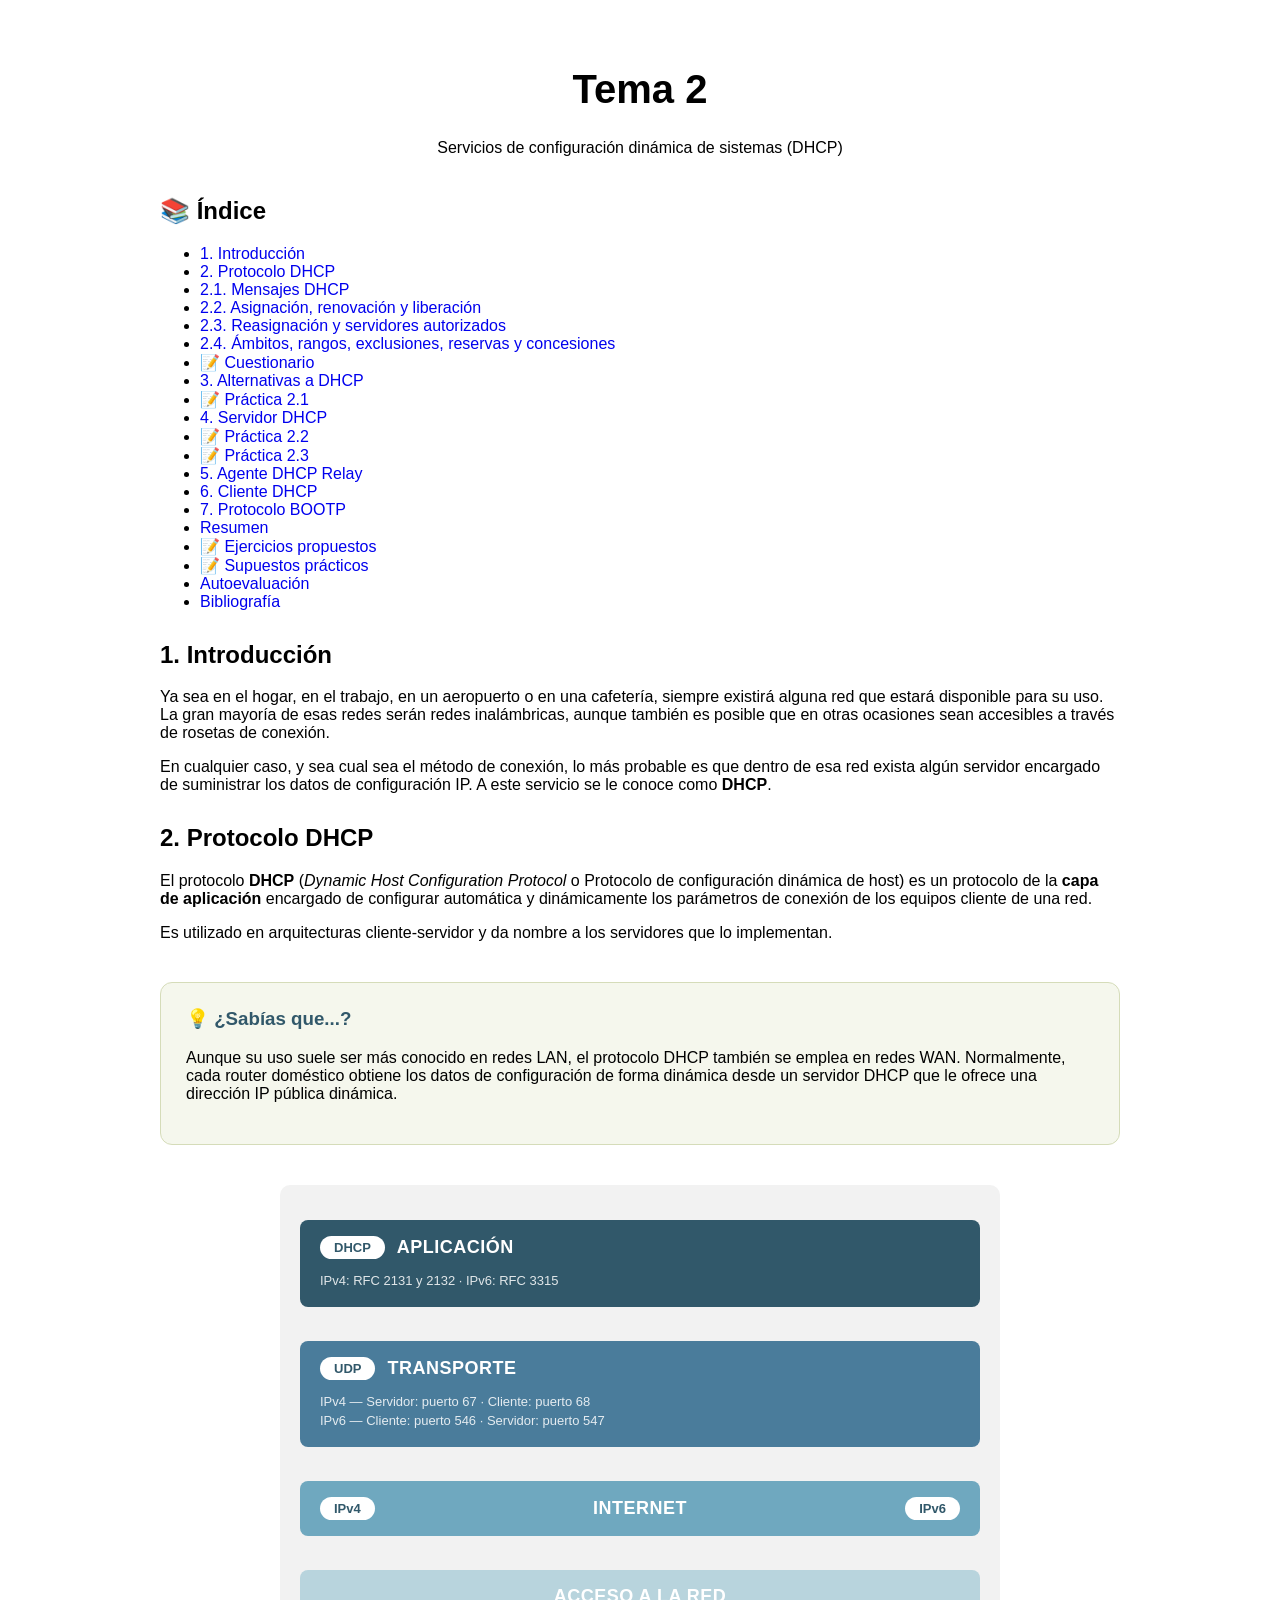
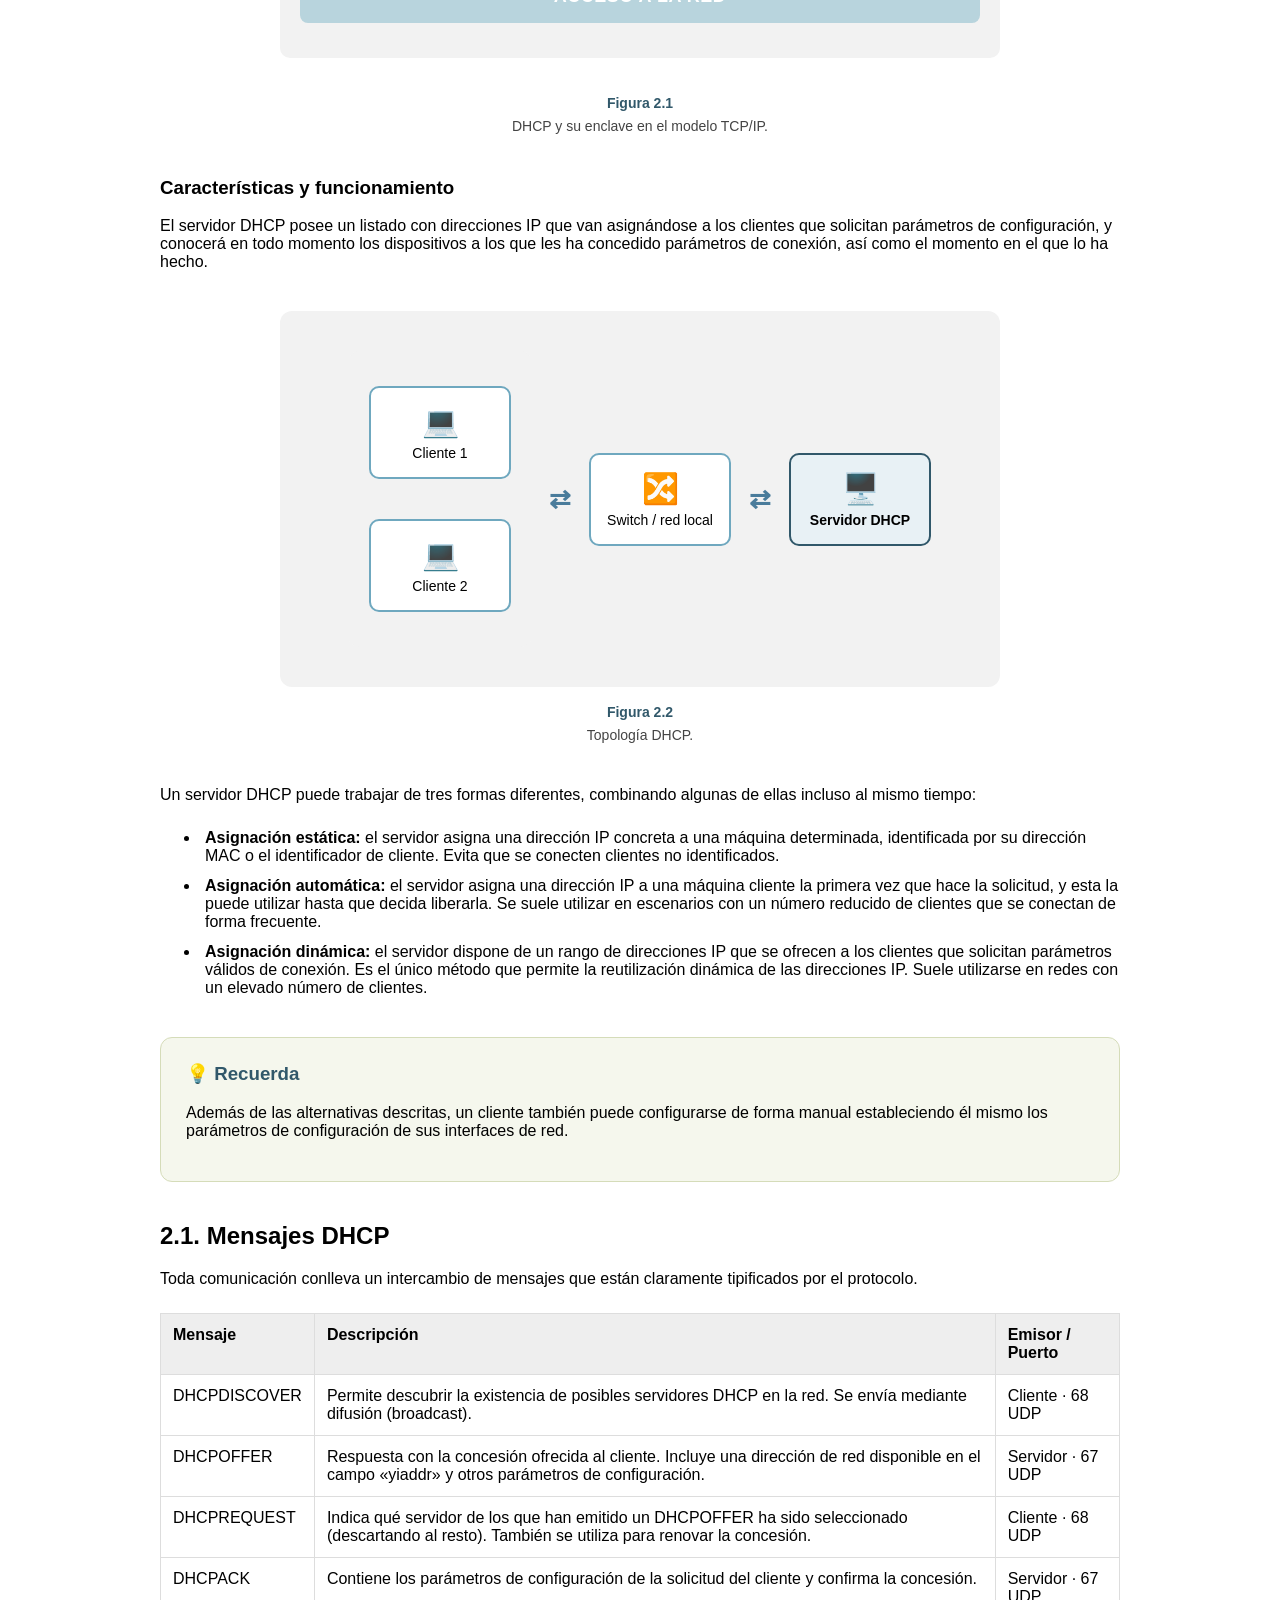
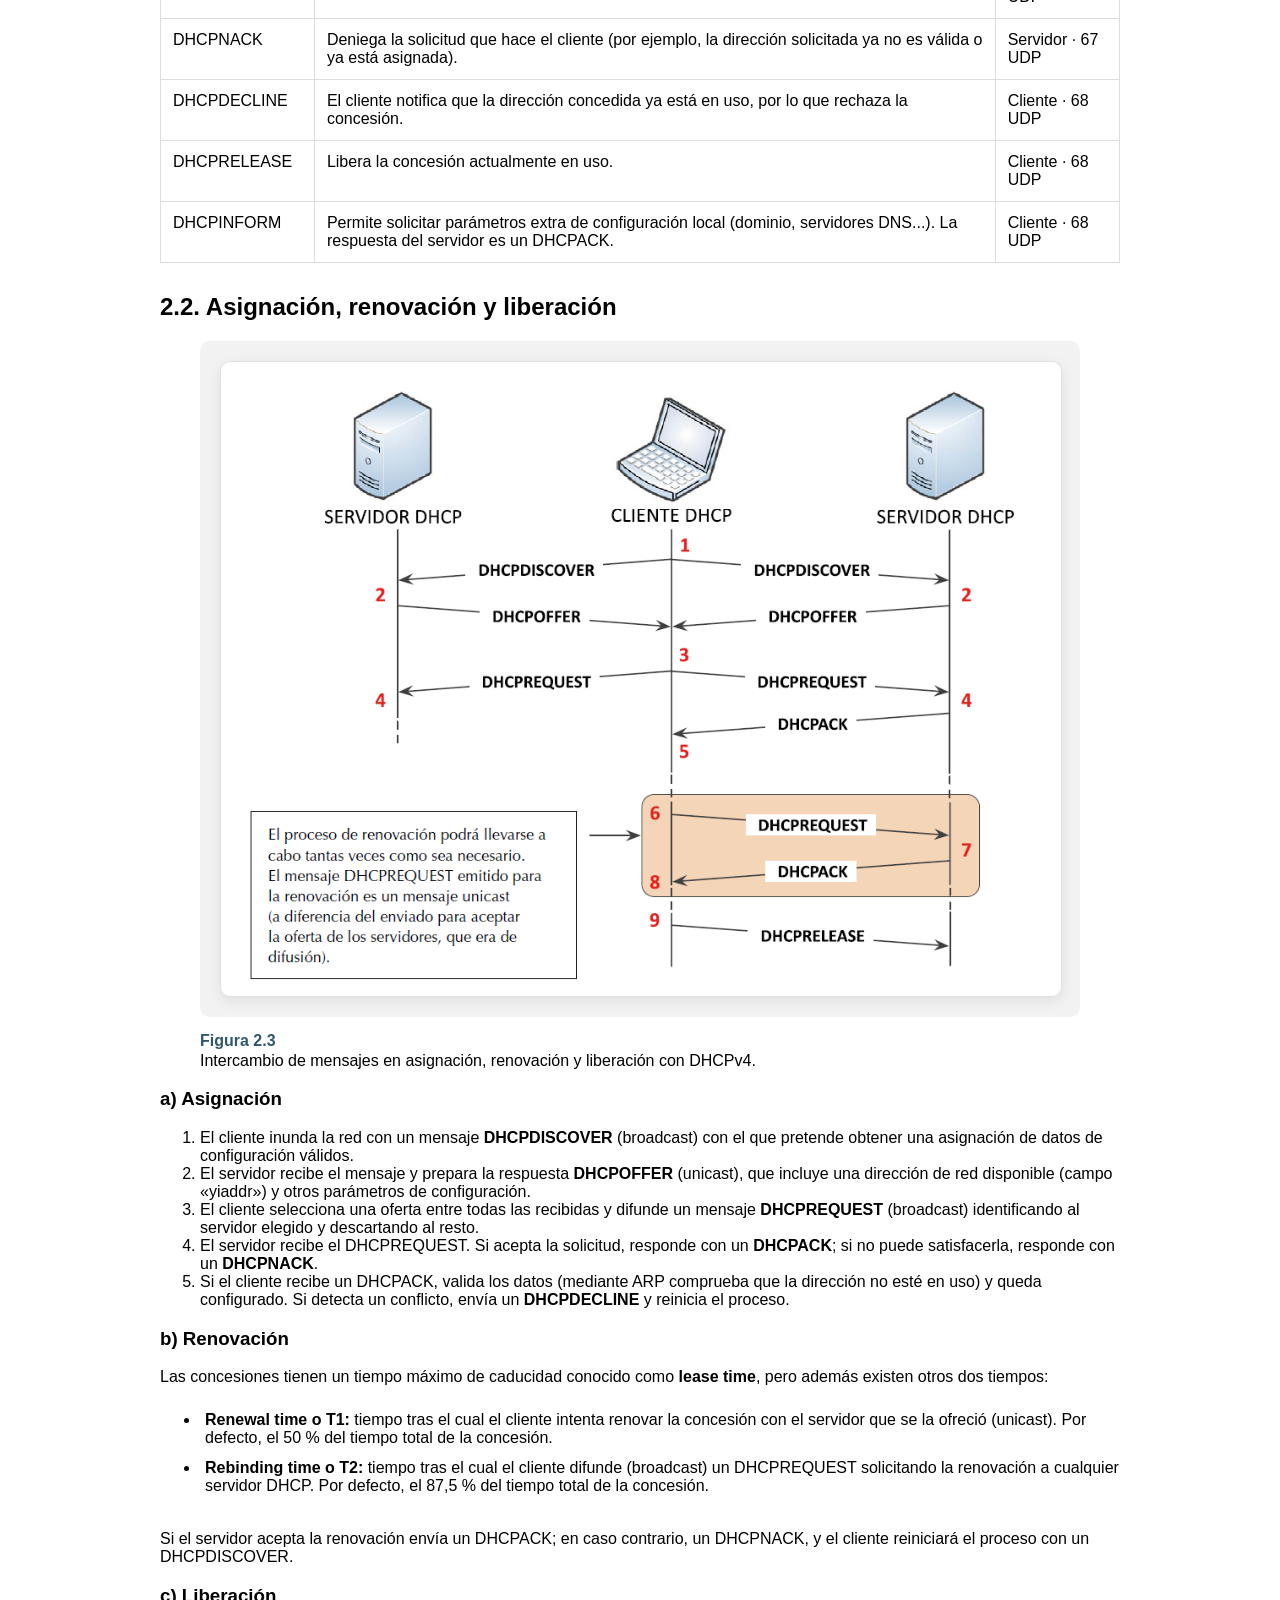
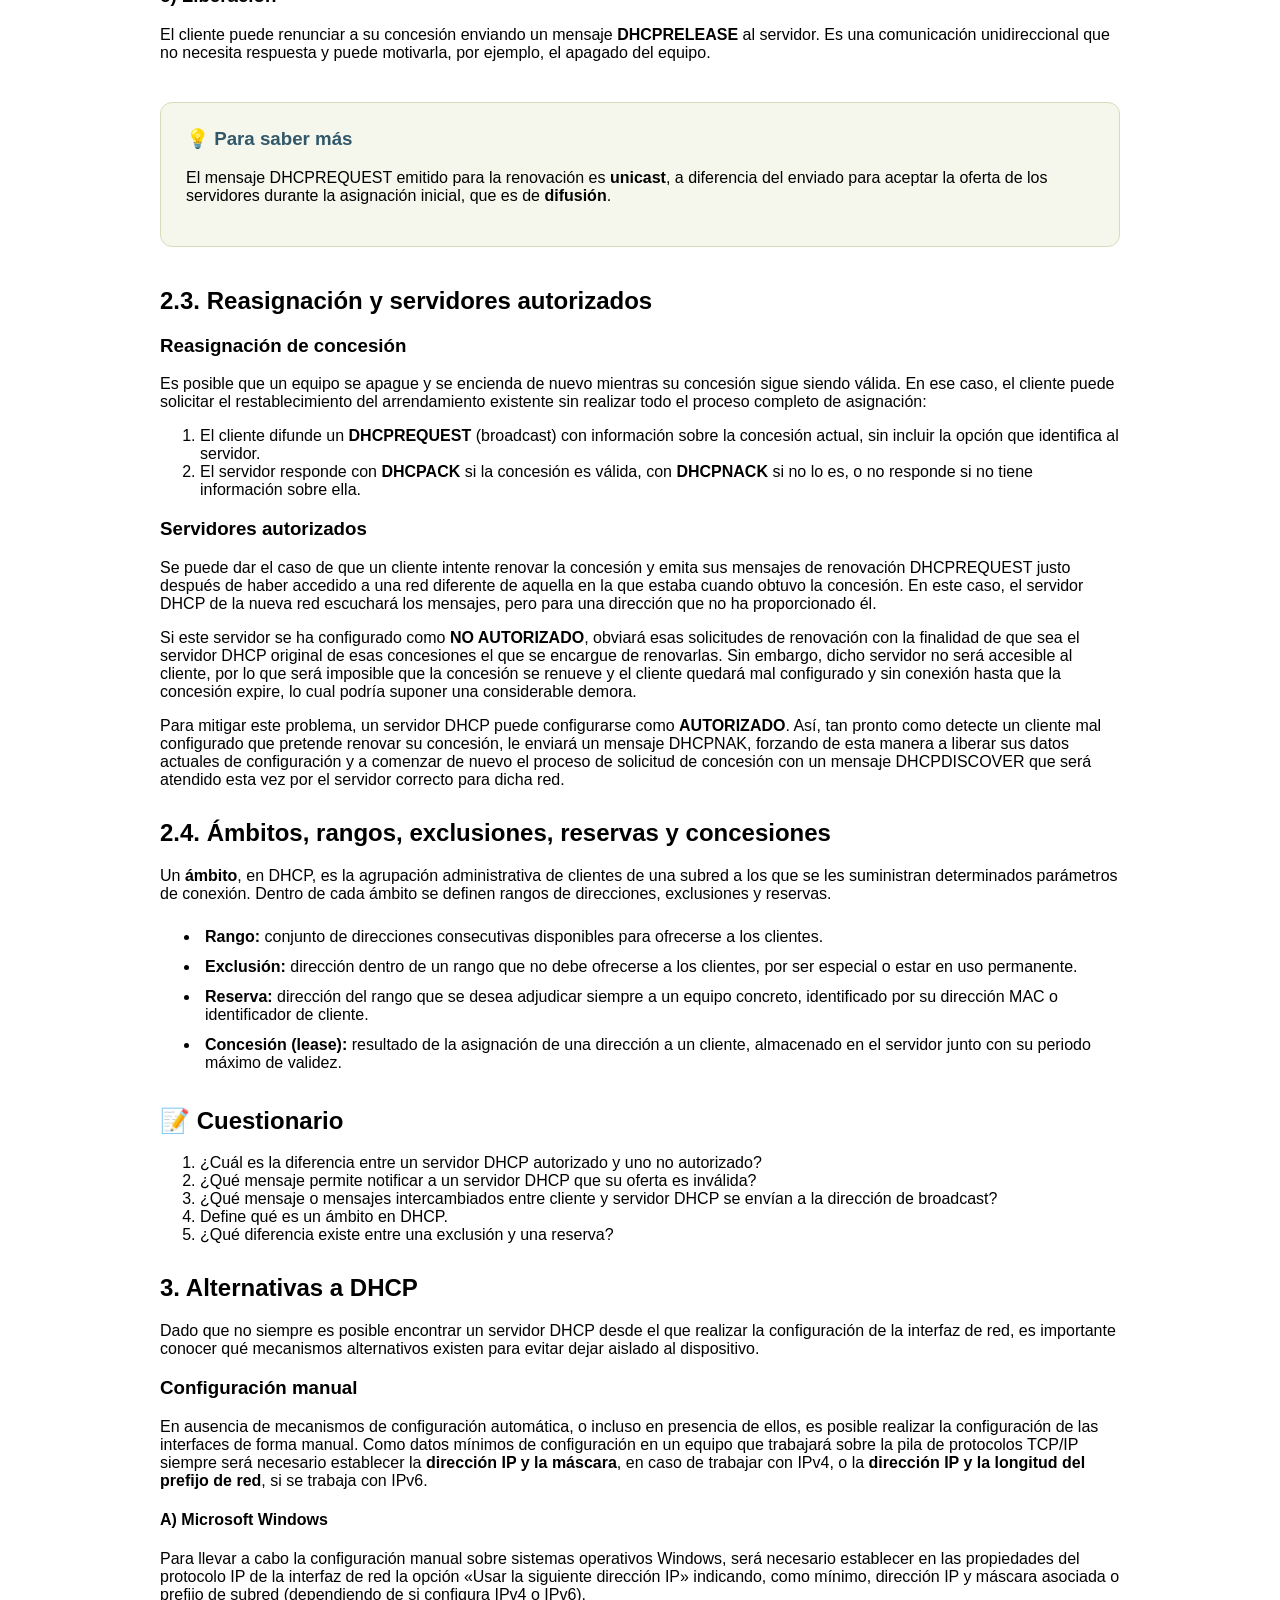
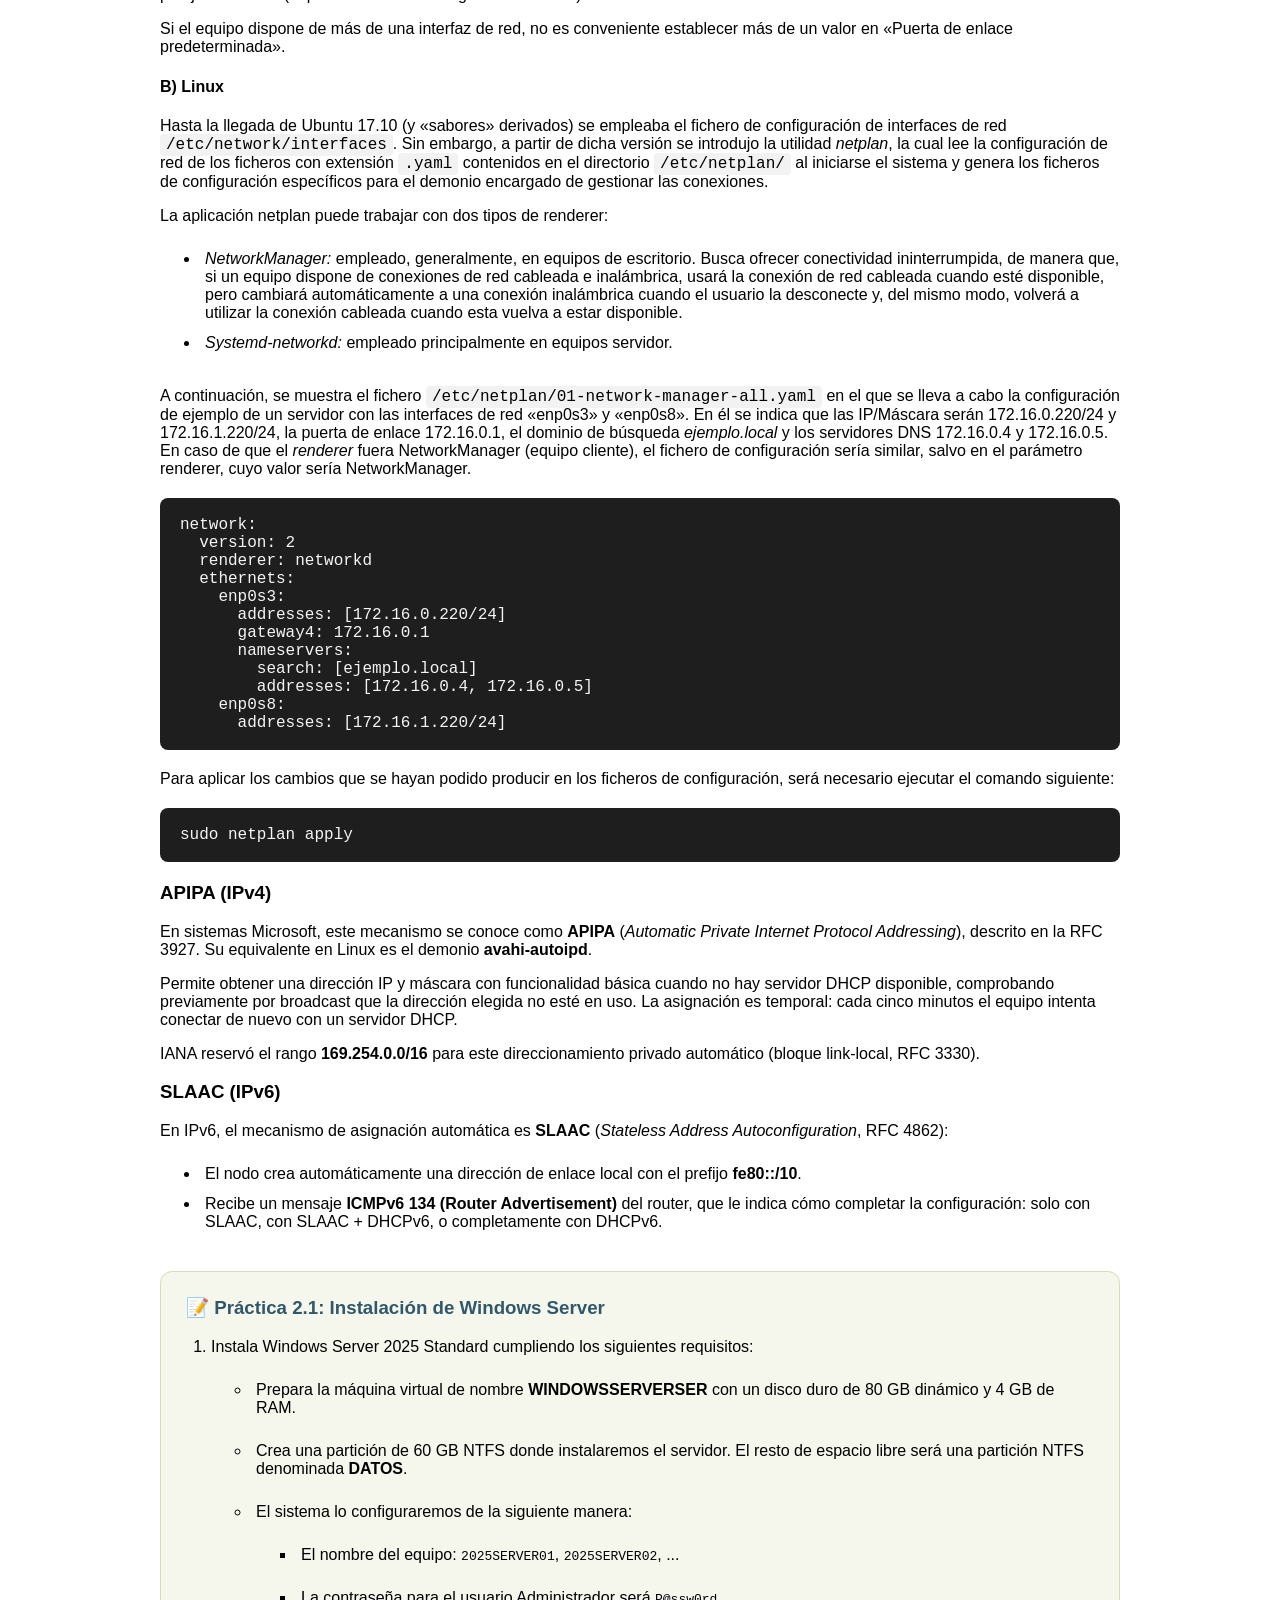
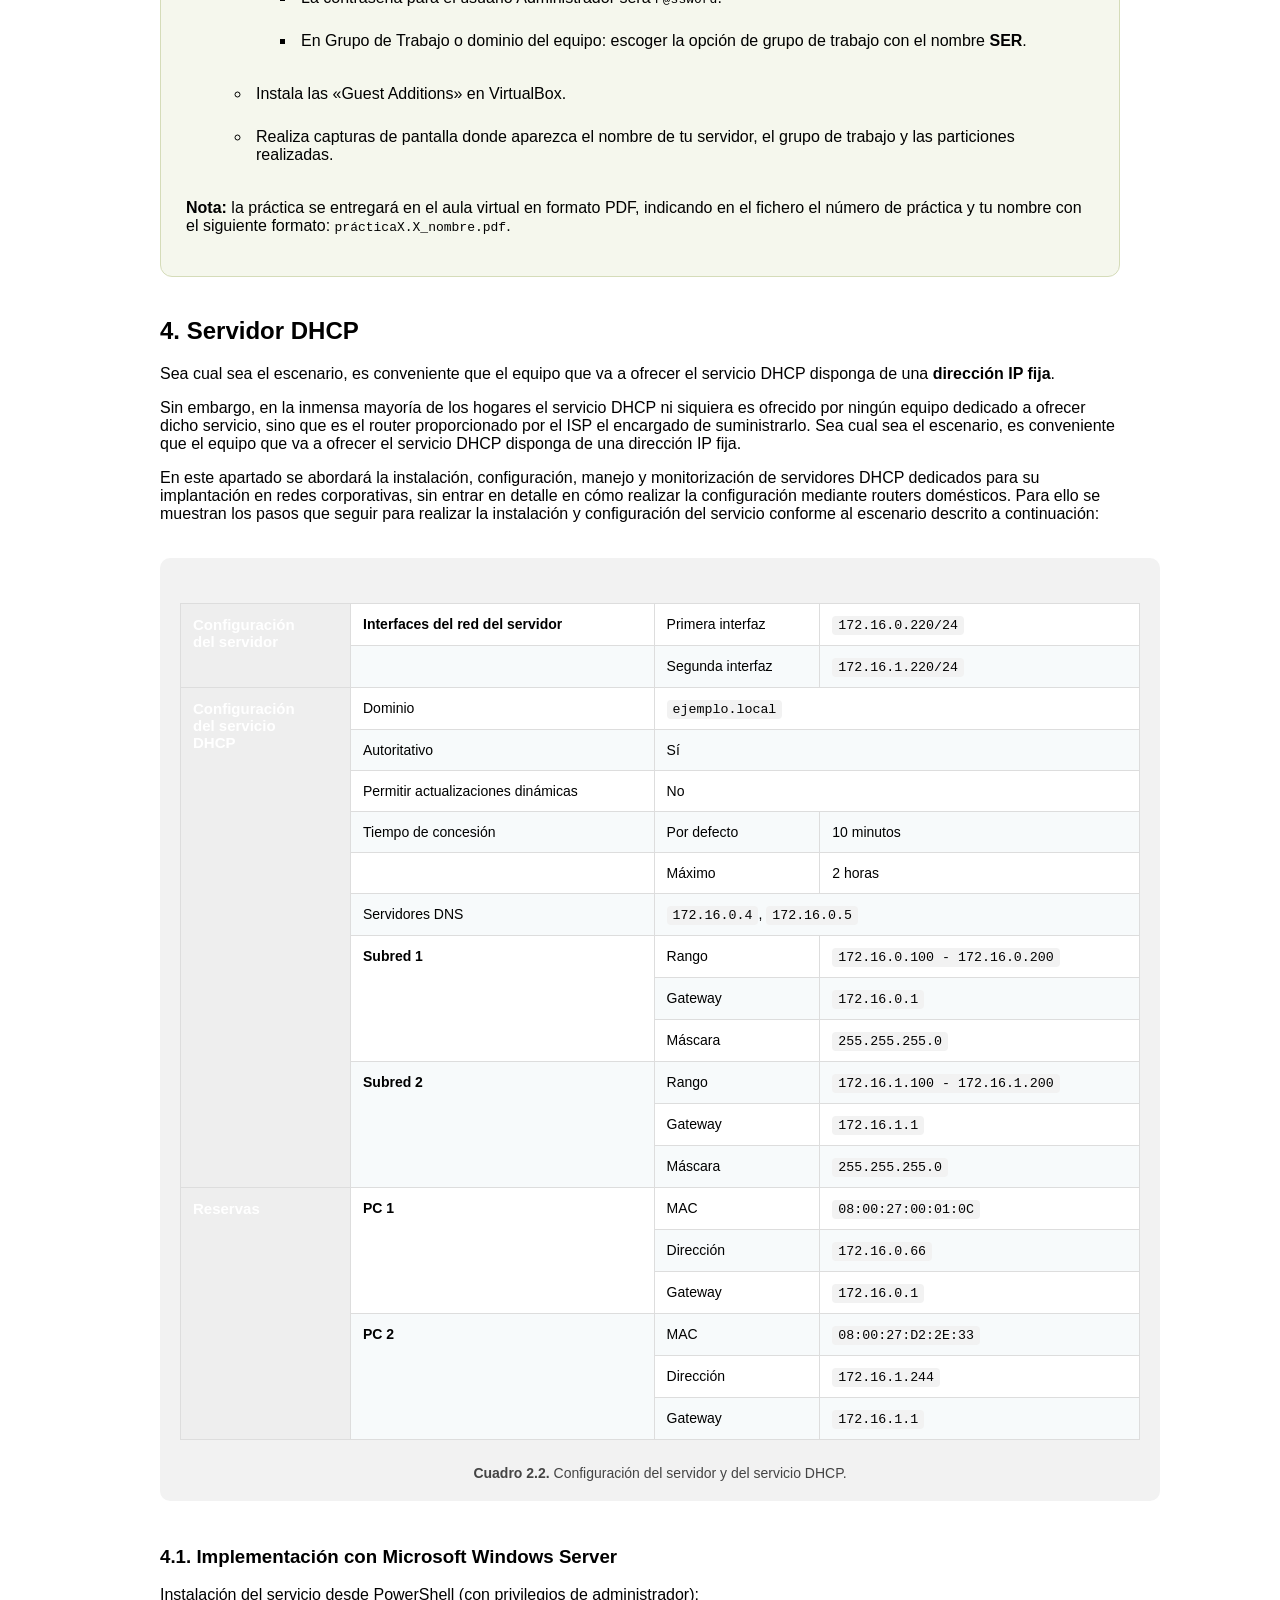
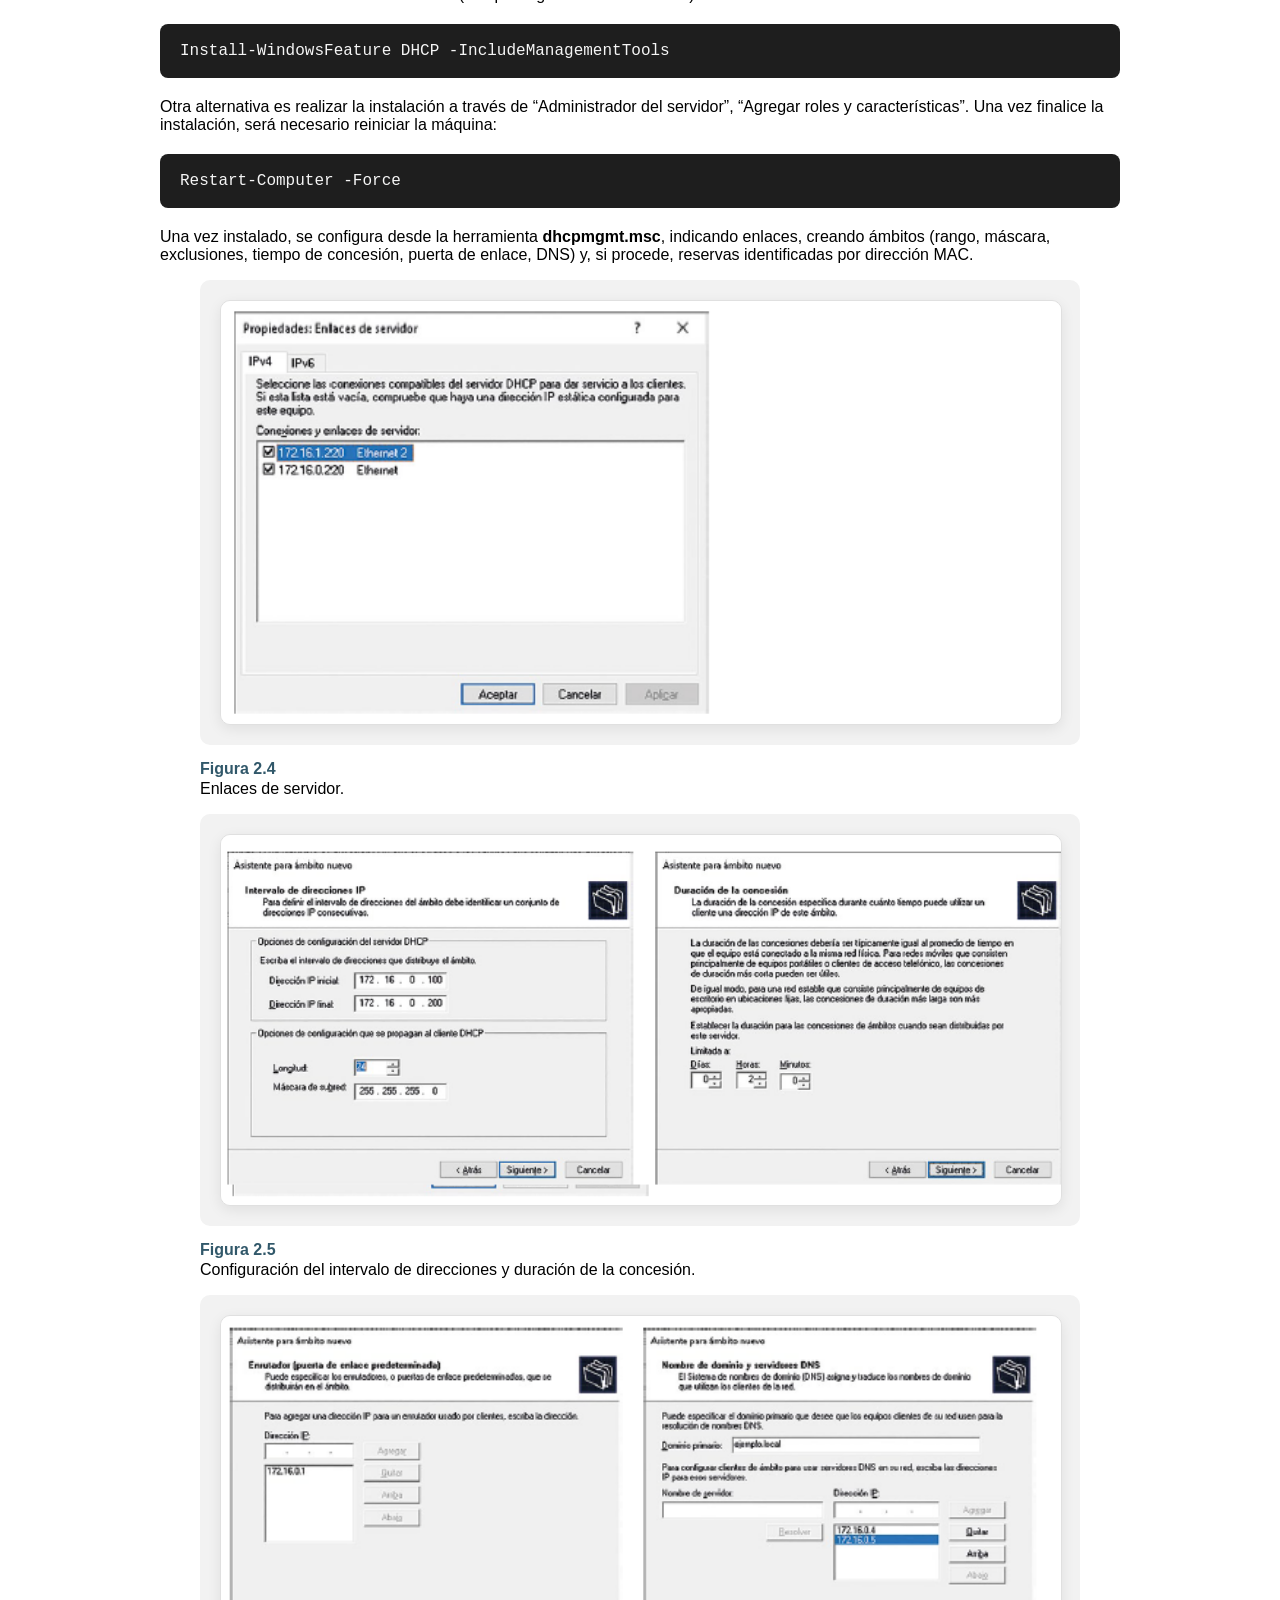
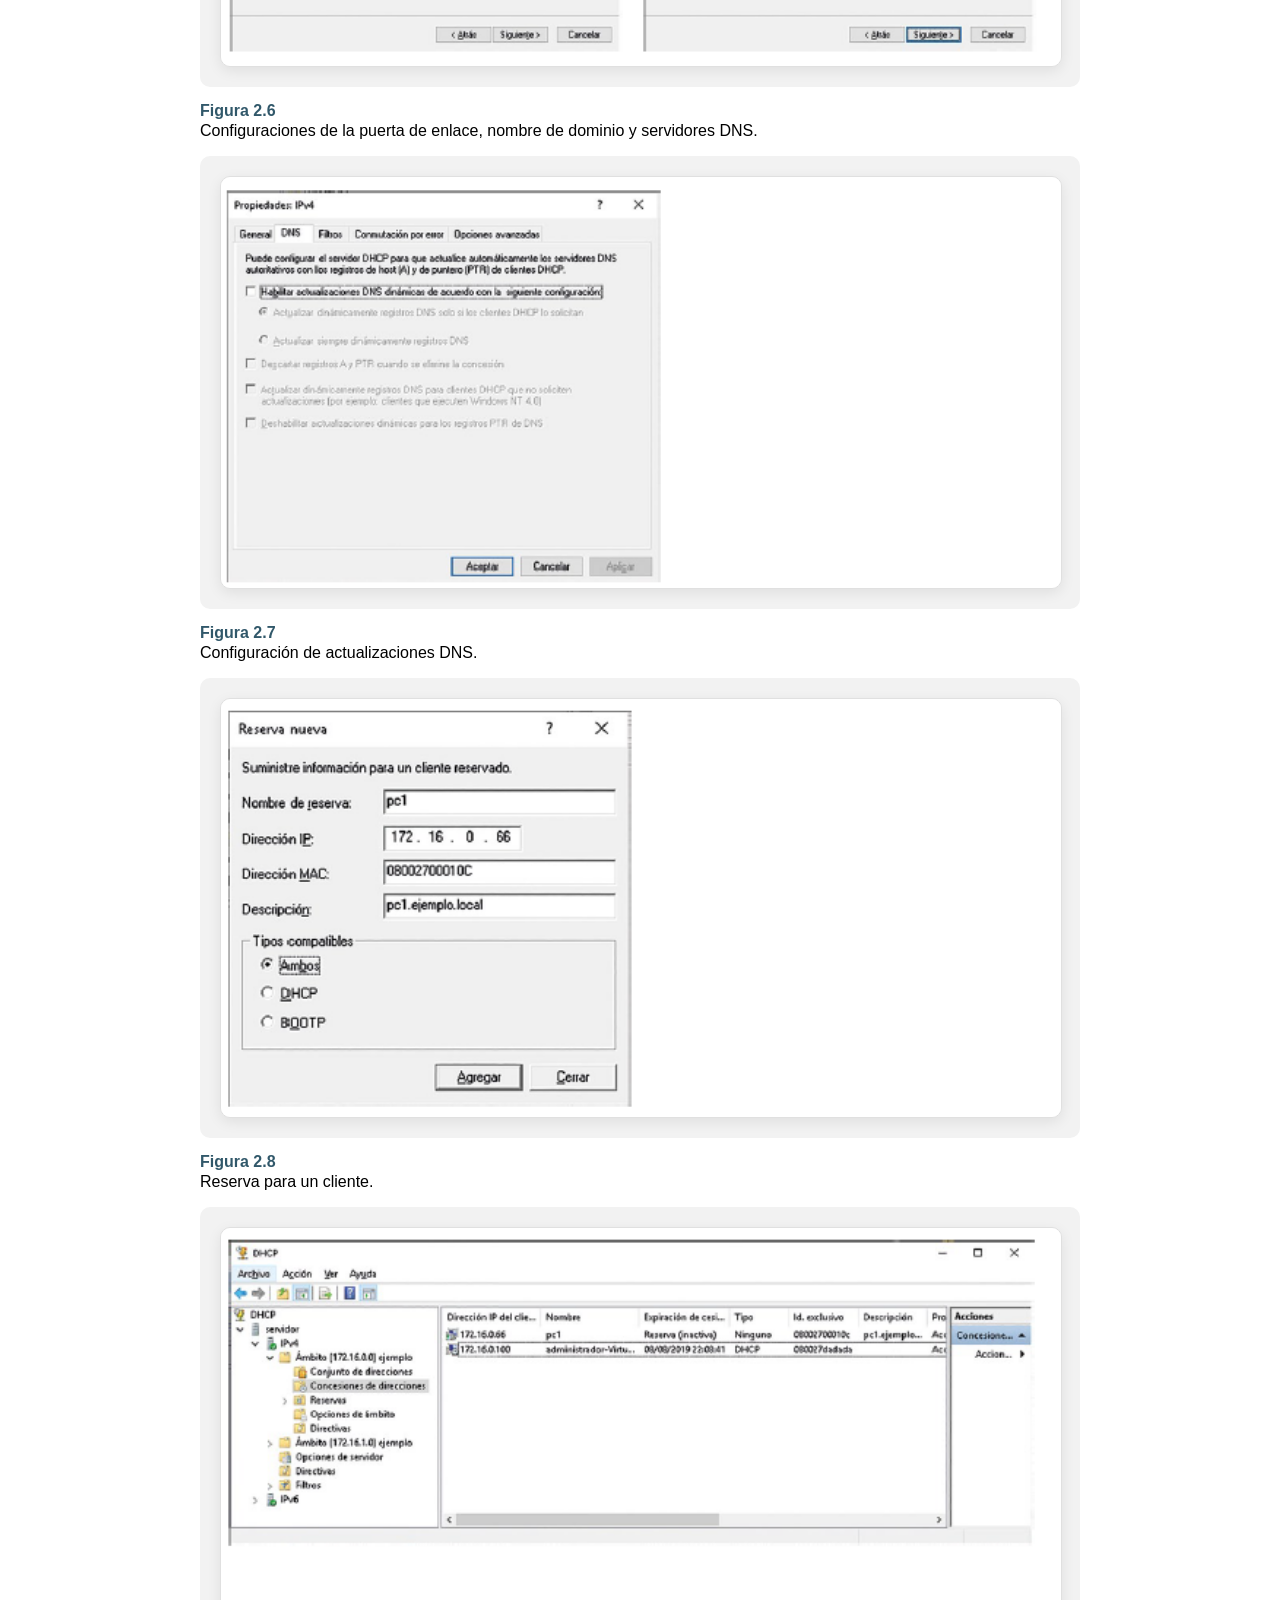
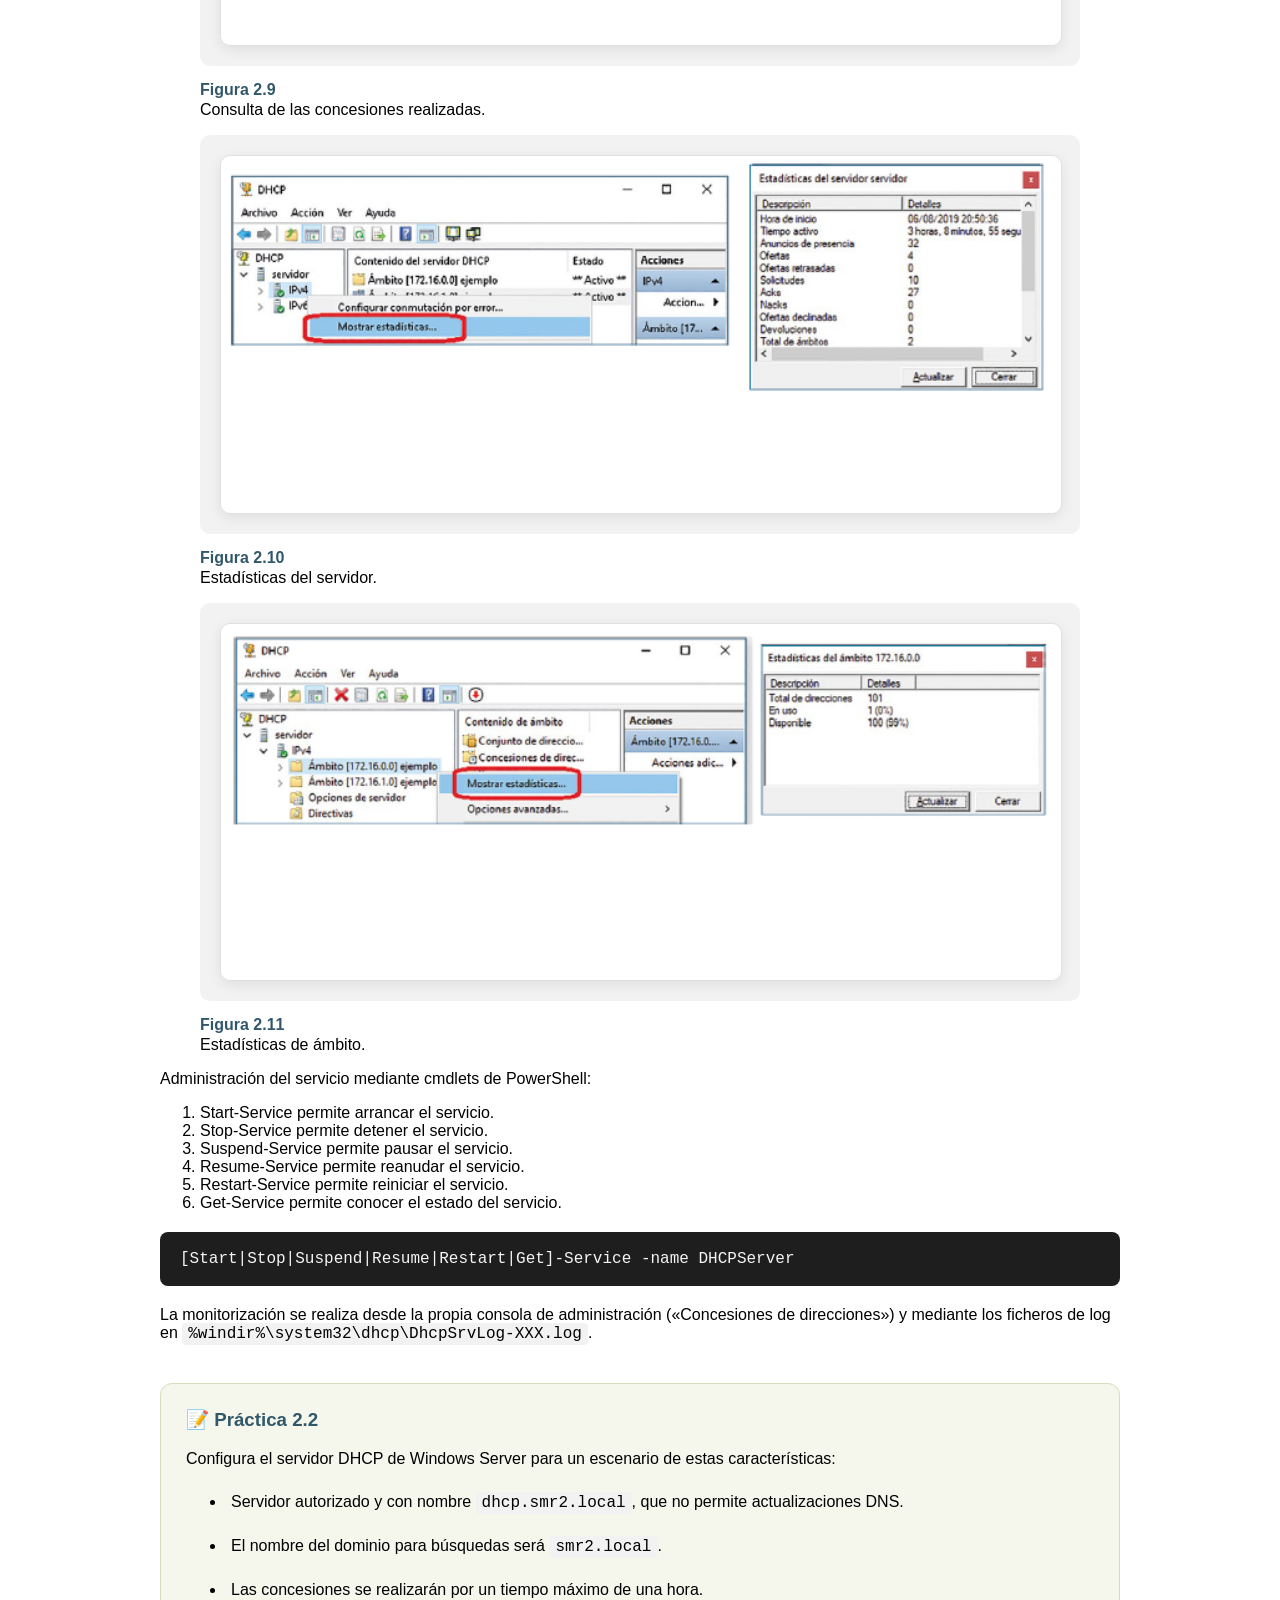
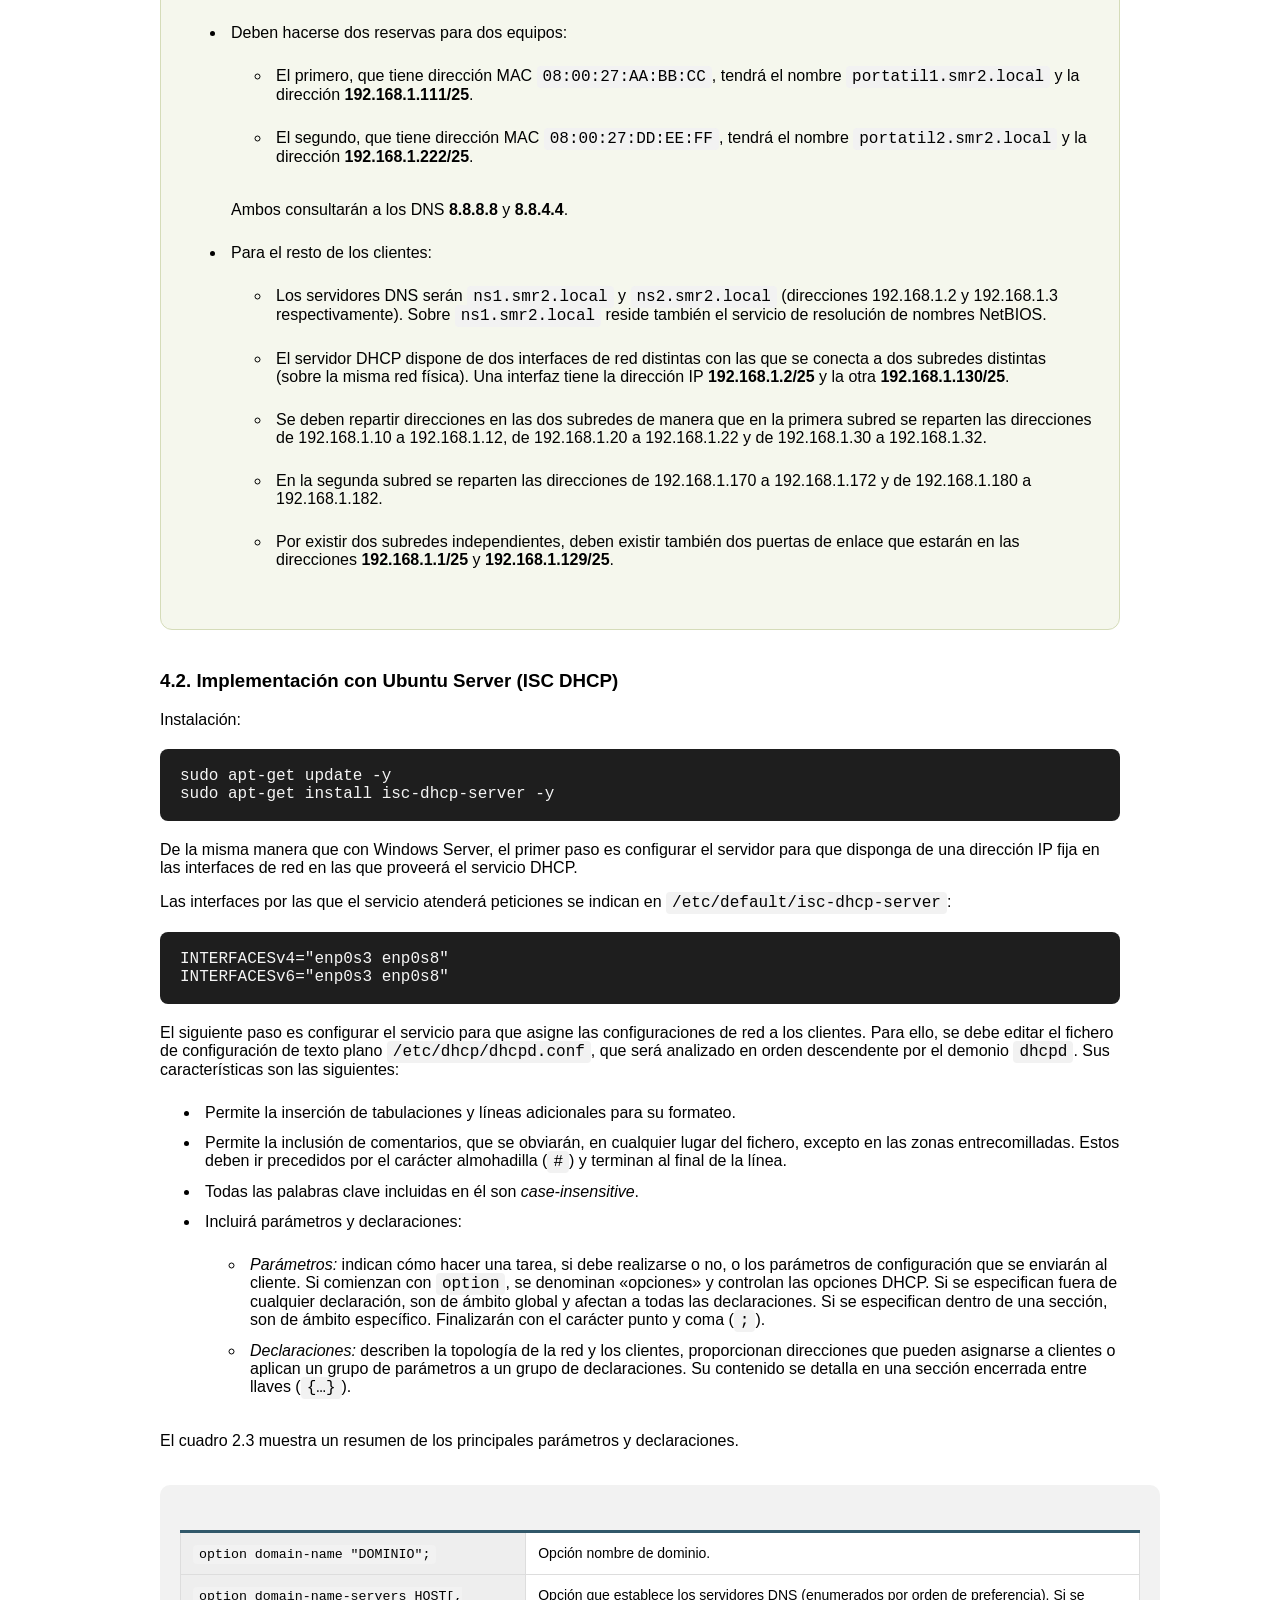
<file: servicios-en-red/tema-02/index.html>
<!DOCTYPE html>
<html lang="es">

<head>
    <meta charset="UTF-8">
    <meta name="viewport" content="width=device-width, initial-scale=1.0">

    <title>Tema 2 - Servicios de configuración dinámica de sistemas (DHCP)</title>

    <link rel="stylesheet" href="../style.css">
</head>

<body>

    <header>
        <h1>Tema 2</h1>
        <p>Servicios de configuración dinámica de sistemas (DHCP)</p>
    </header>


    <main>

        <!-- ÍNDICE DEL TEMA -->

        <section>
            <h2>📚 Índice</h2>

            <ul>
                <li><a href="#introduccion">1. Introducción</a></li>
                <li><a href="#protocolo-dhcp">2. Protocolo DHCP</a></li>
                <li><a href="#mensajes-dhcp">2.1. Mensajes DHCP</a></li>
                <li><a href="#proceso-dhcp">2.2. Asignación, renovación y liberación</a></li>
                <li><a href="#reasignacion">2.3. Reasignación y servidores autorizados</a></li>
                <li><a href="#ambitos">2.4. Ámbitos, rangos, exclusiones, reservas y concesiones</a></li>
                <li><a href="#cuestionario">📝 Cuestionario</a></li>
                <li><a href="#alternativas-dhcp">3. Alternativas a DHCP</a></li>
                <li><a href="#practica-2-1">📝 Práctica 2.1</a></li>
                <li><a href="#servidor-dhcp">4. Servidor DHCP</a></li>
                <li><a href="#practica-2-2">📝 Práctica 2.2</a></li>
                <li><a href="#practica-2-3">📝 Práctica 2.3</a></li>
                <li><a href="#dhcp-relay">5. Agente DHCP Relay</a></li>
                <li><a href="#cliente-dhcp">6. Cliente DHCP</a></li>
                <li><a href="#bootp">7. Protocolo BOOTP</a></li>
                <li><a href="#resumen">Resumen</a></li>
                <li><a href="#ejercicios-propuestos">📝 Ejercicios propuestos</a></li>
                <li><a href="#supuestos-practicos">📝 Supuestos prácticos</a></li>
                <li><a href="#autoevaluacion">Autoevaluación</a></li>
                <li><a href="#bibliografia">Bibliografía</a></li>
            </ul>
        </section>


        <!-- 1. INTRODUCCIÓN -->

        <section id="introduccion">

            <h2>1. Introducción</h2>

            <p>
                Ya sea en el hogar, en el trabajo, en un aeropuerto o en una
                cafetería, siempre existirá alguna red que estará disponible
                para su uso. La gran mayoría de esas redes serán redes
                inalámbricas, aunque también es posible que en otras
                ocasiones sean accesibles a través de rosetas de conexión.
            </p>

            <p>
                En cualquier caso, y sea cual sea el método de conexión, lo
                más probable es que dentro de esa red exista algún servidor
                encargado de suministrar los datos de configuración IP. A
                este servicio se le conoce como <strong>DHCP</strong>.
            </p>

        </section>


        <!-- 2. PROTOCOLO DHCP -->

        <section id="protocolo-dhcp">

            <h2>2. Protocolo DHCP</h2>

            <p>
                El protocolo <strong>DHCP</strong> (<em>Dynamic Host
                Configuration Protocol</em> o Protocolo de configuración
                dinámica de host) es un protocolo de la
                <strong>capa de aplicación</strong> encargado de configurar
                automática y dinámicamente los parámetros de conexión de los
                equipos cliente de una red.
            </p>

            <p>
                Es utilizado en arquitecturas cliente-servidor y da nombre a
                los servidores que lo implementan.
            </p>

            <div class="actividad">
                <h3>💡 ¿Sabías que...?</h3>
                <p>
                    Aunque su uso suele ser más conocido en redes LAN, el
                    protocolo DHCP también se emplea en redes WAN.
                    Normalmente, cada router doméstico obtiene los datos de
                    configuración de forma dinámica desde un servidor DHCP
                    que le ofrece una dirección IP pública dinámica.
                </p>
            </div>

            <figure class="figura">
                <div class="diagrama-dhcp-capas">

                    <div class="capa capa-aplicacion">
                        <span class="protocolo-pill">DHCP</span>
                        <strong>APLICACIÓN</strong>
                        <small>IPv4: RFC 2131 y 2132 · IPv6: RFC 3315</small>
                    </div>

                    <div class="capa capa-transporte">
                        <span class="protocolo-pill">UDP</span>
                        <strong>TRANSPORTE</strong>
                        <small>
                            IPv4 — Servidor: puerto 67 · Cliente: puerto 68<br>
                            IPv6 — Cliente: puerto 546 · Servidor: puerto 547
                        </small>
                    </div>

                    <div class="capa capa-internet">
                        <span class="protocolo-pill">IPv4</span>
                        <strong>INTERNET</strong>
                        <span class="protocolo-pill">IPv6</span>
                    </div>

                    <div class="capa capa-acceso">
                        <strong>ACCESO A LA RED</strong>
                    </div>

                </div>
                <figcaption>
                    <span class="figura-numero">Figura 2.1</span>
                    DHCP y su enclave en el modelo TCP/IP.
                </figcaption>
            </figure>

            <h3>Características y funcionamiento</h3>

            <p>
                El servidor DHCP posee un listado con direcciones IP que van
                asignándose a los clientes que solicitan parámetros de
                configuración, y conocerá en todo momento los dispositivos a
                los que les ha concedido parámetros de conexión, así como el
                momento en el que lo ha hecho.
            </p>

            <figure class="figura">
                <div class="diagrama-topologia">
                    <div class="grupo-clientes">
                        <div class="nodo">
                            <span class="nodo-icono">💻</span>
                            Cliente 1
                        </div>
                        <div class="nodo">
                            <span class="nodo-icono">💻</span>
                            Cliente 2
                        </div>
                    </div>
                    <span class="enlace">⇄</span>
                    <div class="nodo">
                        <span class="nodo-icono">🔀</span>
                        Switch / red local
                    </div>
                    <span class="enlace">⇄</span>
                    <div class="nodo servidor">
                        <span class="nodo-icono">🖥️</span>
                        Servidor DHCP
                    </div>
                </div>
                <figcaption>
                    <span class="figura-numero">Figura 2.2</span>
                    Topología DHCP.
                </figcaption>
            </figure>

            <p>
                Un servidor DHCP puede trabajar de tres formas diferentes,
                combinando algunas de ellas incluso al mismo tiempo:
            </p>

            <ul class="lista-servicios">
                <li>
                    <strong>Asignación estática:</strong> el servidor asigna
                    una dirección IP concreta a una máquina determinada,
                    identificada por su dirección MAC o el identificador de
                    cliente. Evita que se conecten clientes no identificados.
                </li>
                <li>
                    <strong>Asignación automática:</strong> el servidor
                    asigna una dirección IP a una máquina cliente la primera
                    vez que hace la solicitud, y esta la puede utilizar hasta
                    que decida liberarla. Se suele utilizar en escenarios con
                    un número reducido de clientes que se conectan de forma
                    frecuente.
                </li>
                <li>
                    <strong>Asignación dinámica:</strong> el servidor dispone
                    de un rango de direcciones IP que se ofrecen a los
                    clientes que solicitan parámetros válidos de conexión.
                    Es el único método que permite la reutilización dinámica
                    de las direcciones IP. Suele utilizarse en redes con un
                    elevado número de clientes.
                </li>
            </ul>

            <div class="actividad">
                <h3>💡 Recuerda</h3>
                <p>
                    Además de las alternativas descritas, un cliente también
                    puede configurarse de forma manual estableciendo él
                    mismo los parámetros de configuración de sus interfaces
                    de red.
                </p>
            </div>

        </section>


        <!-- 2.1. MENSAJES DHCP -->

        <section id="mensajes-dhcp">

            <h2>2.1. Mensajes DHCP</h2>

            <p>
                Toda comunicación conlleva un intercambio de mensajes que
                están claramente tipificados por el protocolo.
            </p>

            <table>
                <thead>
                    <tr>
                        <th>Mensaje</th>
                        <th>Descripción</th>
                        <th>Emisor / Puerto</th>
                    </tr>
                </thead>
                <tbody>
                    <tr>
                        <td>DHCPDISCOVER</td>
                        <td>
                            Permite descubrir la existencia de posibles
                            servidores DHCP en la red. Se envía mediante
                            difusión (broadcast).
                        </td>
                        <td>Cliente · 68 UDP</td>
                    </tr>
                    <tr>
                        <td>DHCPOFFER</td>
                        <td>
                            Respuesta con la concesión ofrecida al cliente.
                            Incluye una dirección de red disponible en el
                            campo «yiaddr» y otros parámetros de
                            configuración.
                        </td>
                        <td>Servidor · 67 UDP</td>
                    </tr>
                    <tr>
                        <td>DHCPREQUEST</td>
                        <td>
                            Indica qué servidor de los que han emitido un
                            DHCPOFFER ha sido seleccionado (descartando al
                            resto). También se utiliza para renovar la
                            concesión.
                        </td>
                        <td>Cliente · 68 UDP</td>
                    </tr>
                    <tr>
                        <td>DHCPACK</td>
                        <td>
                            Contiene los parámetros de configuración de la
                            solicitud del cliente y confirma la concesión.
                        </td>
                        <td>Servidor · 67 UDP</td>
                    </tr>
                    <tr>
                        <td>DHCPNACK</td>
                        <td>
                            Deniega la solicitud que hace el cliente (por
                            ejemplo, la dirección solicitada ya no es
                            válida o ya está asignada).
                        </td>
                        <td>Servidor · 67 UDP</td>
                    </tr>
                    <tr>
                        <td>DHCPDECLINE</td>
                        <td>
                            El cliente notifica que la dirección concedida
                            ya está en uso, por lo que rechaza la concesión.
                        </td>
                        <td>Cliente · 68 UDP</td>
                    </tr>
                    <tr>
                        <td>DHCPRELEASE</td>
                        <td>Libera la concesión actualmente en uso.</td>
                        <td>Cliente · 68 UDP</td>
                    </tr>
                    <tr>
                        <td>DHCPINFORM</td>
                        <td>
                            Permite solicitar parámetros extra de
                            configuración local (dominio, servidores DNS...).
                            La respuesta del servidor es un DHCPACK.
                        </td>
                        <td>Cliente · 68 UDP</td>
                    </tr>
                </tbody>
            </table>

        </section>


        <!-- 2.2. PROCESO DE ASIGNACIÓN -->

        <section id="proceso-dhcp">

            <h2>2.2. Asignación, renovación y liberación</h2>

            <figure class="figura-imagen">
            <div class="imagen-capas">
                <img src="Figura2.3.png" alt="Intercambio de mensajes en asignación, renovación y liberación con DHCPv4.">
            </div>
                <figcaption>
                    <span class="figura-numero">Figura 2.3</span>
                    Intercambio de mensajes en asignación, renovación y liberación con DHCPv4.
                </figcaption>
            </figure>
            

            <h3>a) Asignación</h3>

            <ol>
                <li>
                    El cliente inunda la red con un mensaje
                    <strong>DHCPDISCOVER</strong> (broadcast) con el que
                    pretende obtener una asignación de datos de
                    configuración válidos.
                </li>
                <li>
                    El servidor recibe el mensaje y prepara la respuesta
                    <strong>DHCPOFFER</strong> (unicast), que incluye una
                    dirección de red disponible (campo «yiaddr») y otros
                    parámetros de configuración.
                </li>
                <li>
                    El cliente selecciona una oferta entre todas las
                    recibidas y difunde un mensaje
                    <strong>DHCPREQUEST</strong> (broadcast) identificando
                    al servidor elegido y descartando al resto.
                </li>
                <li>
                    El servidor recibe el DHCPREQUEST. Si acepta la
                    solicitud, responde con un <strong>DHCPACK</strong>; si
                    no puede satisfacerla, responde con un
                    <strong>DHCPNACK</strong>.
                </li>
                <li>
                    Si el cliente recibe un DHCPACK, valida los datos
                    (mediante ARP comprueba que la dirección no esté en uso)
                    y queda configurado. Si detecta un conflicto, envía un
                    <strong>DHCPDECLINE</strong> y reinicia el proceso.
                </li>
            </ol>

            <h3>b) Renovación</h3>

            <p>
                Las concesiones tienen un tiempo máximo de caducidad
                conocido como <strong>lease time</strong>, pero además
                existen otros dos tiempos:
            </p>

            <ul class="lista-servicios">
                <li>
                    <strong>Renewal time o T1:</strong> tiempo tras el cual
                    el cliente intenta renovar la concesión con el servidor
                    que se la ofreció (unicast). Por defecto, el 50 % del
                    tiempo total de la concesión.
                </li>
                <li>
                    <strong>Rebinding time o T2:</strong> tiempo tras el
                    cual el cliente difunde (broadcast) un DHCPREQUEST
                    solicitando la renovación a cualquier servidor DHCP.
                    Por defecto, el 87,5 % del tiempo total de la concesión.
                </li>
            </ul>

            <p>
                Si el servidor acepta la renovación envía un DHCPACK; en
                caso contrario, un DHCPNACK, y el cliente reiniciará el
                proceso con un DHCPDISCOVER.
            </p>

            <h3>c) Liberación</h3>

            <p>
                El cliente puede renunciar a su concesión enviando un
                mensaje <strong>DHCPRELEASE</strong> al servidor. Es una
                comunicación unidireccional que no necesita respuesta y
                puede motivarla, por ejemplo, el apagado del equipo.
            </p>

            <div class="actividad">
                <h3>💡 Para saber más</h3>
                <p>
                    El mensaje DHCPREQUEST emitido para la renovación es
                    <strong>unicast</strong>, a diferencia del enviado para
                    aceptar la oferta de los servidores durante la
                    asignación inicial, que es de <strong>difusión</strong>.
                </p>
            </div>

        </section>


        <!-- 2.3. REASIGNACIÓN Y SERVIDORES AUTORIZADOS -->

        <section id="reasignacion">

            <h2>2.3. Reasignación y servidores autorizados</h2>

            <h3>Reasignación de concesión</h3>

            <p>
                Es posible que un equipo se apague y se encienda de nuevo
                mientras su concesión sigue siendo válida. En ese caso, el
                cliente puede solicitar el restablecimiento del
                arrendamiento existente sin realizar todo el proceso
                completo de asignación:
            </p>

            <ol>
                <li>
                    El cliente difunde un <strong>DHCPREQUEST</strong>
                    (broadcast) con información sobre la concesión actual,
                    sin incluir la opción que identifica al servidor.
                </li>
                <li>
                    El servidor responde con <strong>DHCPACK</strong> si la
                    concesión es válida, con <strong>DHCPNACK</strong> si no
                    lo es, o no responde si no tiene información sobre ella.
                </li>
            </ol>

            <h3>Servidores autorizados</h3>

            <p>
                Se puede dar el caso de que un cliente intente renovar la concesión y emita sus mensajes de
                renovación DHCPREQUEST justo después de haber accedido a una red diferente de aquella
                en la que estaba cuando obtuvo la concesión. En este caso, el servidor DHCP de la nueva red
                escuchará los mensajes, pero para una dirección que no ha proporcionado él. 
            </p>
            <p>
                Si este servidor se ha configurado como <strong>NO AUTORIZADO</strong>, obviará esas solicitudes de renovación con la finalidad de
                que sea el servidor DHCP original de esas concesiones el que se encargue de renovarlas. Sin
                embargo, dicho servidor no será accesible al cliente, por lo que será imposible que la concesión
                se renueve y el cliente quedará mal configurado y sin conexión hasta que la concesión expire,
                lo cual podría suponer una considerable demora.
            </p>
            <p>
                Para mitigar este problema, un servidor DHCP puede configurarse como <strong>AUTORIZADO</strong>. Así,
                tan pronto como detecte un cliente mal configurado que pretende renovar su concesión, le
                enviará un mensaje DHCPNAK, forzando de esta manera a liberar sus datos actuales de configuración
                y a comenzar de nuevo el proceso de solicitud de concesión con un mensaje DHCPDISCOVER
                que será atendido esta vez por el servidor correcto para dicha red.
            </p>

        </section>


        <!-- 2.4. ÁMBITOS -->

        <section id="ambitos">

            <h2>2.4. Ámbitos, rangos, exclusiones, reservas y concesiones</h2>

            <p>
                Un <strong>ámbito</strong>, en DHCP, es la agrupación
                administrativa de clientes de una subred a los que se les
                suministran determinados parámetros de conexión. Dentro de
                cada ámbito se definen rangos de direcciones, exclusiones y
                reservas.
            </p>

            <ul class="lista-servicios">
                <li>
                    <strong>Rango:</strong> conjunto de direcciones
                    consecutivas disponibles para ofrecerse a los clientes.
                </li>
                <li>
                    <strong>Exclusión:</strong> dirección dentro de un rango
                    que no debe ofrecerse a los clientes, por ser especial o
                    estar en uso permanente.
                </li>
                <li>
                    <strong>Reserva:</strong> dirección del rango que se
                    desea adjudicar siempre a un equipo concreto,
                    identificado por su dirección MAC o identificador de
                    cliente.
                </li>
                <li>
                    <strong>Concesión (lease):</strong> resultado de la
                    asignación de una dirección a un cliente, almacenado en
                    el servidor junto con su periodo máximo de validez.
                </li>
            </ul>

        </section>


        <!-- CUESTIONARIO -->

        <section id="cuestionario">

            <h2>📝 Cuestionario</h2>

            <ol>
                <li>¿Cuál es la diferencia entre un servidor DHCP autorizado y uno no autorizado?</li>
                <li>¿Qué mensaje permite notificar a un servidor DHCP que su oferta es inválida?</li>
                <li>¿Qué mensaje o mensajes intercambiados entre cliente y servidor DHCP se envían a la dirección de broadcast?</li>
                <li>Define qué es un ámbito en DHCP.</li>
                <li>¿Qué diferencia existe entre una exclusión y una reserva?</li>
            </ol>

        </section>


        <!-- 3. ALTERNATIVAS A DHCP -->

        <section id="alternativas-dhcp">

            <h2>3. Alternativas a DHCP</h2>

            <p>
                Dado que no siempre es posible encontrar un servidor DHCP
                desde el que realizar la configuración de la interfaz de
                red, es importante conocer qué mecanismos alternativos
                existen para evitar dejar aislado al dispositivo.
            </p>

            <h3>Configuración manual</h3>

            <p>
                En ausencia de mecanismos de configuración automática, o
                incluso en presencia de ellos, es posible realizar la
                configuración de las interfaces de forma manual. Como datos
                mínimos de configuración en un equipo que trabajará sobre
                la pila de protocolos TCP/IP siempre será necesario
                establecer la <strong>dirección IP y la máscara</strong>, en
                caso de trabajar con IPv4, o la <strong>dirección IP y la
                longitud del prefijo de red</strong>, si se trabaja con
                IPv6.
            </p>

            <h4>A) Microsoft Windows</h4>

            <p>
                Para llevar a cabo la configuración manual sobre sistemas
                operativos Windows, será necesario establecer en las
                propiedades del protocolo IP de la interfaz de red la
                opción «Usar la siguiente dirección IP» indicando, como
                mínimo, dirección IP y máscara asociada o prefijo de subred
                (dependiendo de si configura IPv4 o IPv6).
            </p>

            <p>
                Si el equipo dispone de más de una interfaz de red, no es
                conveniente establecer más de un valor en «Puerta de enlace
                predeterminada».
            </p>

            <h4>B) Linux</h4>

            <p>
                Hasta la llegada de Ubuntu 17.10 (y «sabores» derivados) se
                empleaba el fichero de configuración de interfaces de red
                <code>/etc/network/interfaces</code>. Sin embargo, a partir
                de dicha versión se introdujo la utilidad
                <em>netplan</em>, la cual lee la configuración de red de los
                ficheros con extensión <code>.yaml</code> contenidos en el
                directorio <code>/etc/netplan/</code> al iniciarse el
                sistema y genera los ficheros de configuración específicos
                para el demonio encargado de gestionar las conexiones.
            </p>

            <p>La aplicación netplan puede trabajar con dos tipos de renderer:</p>

            <ul class="lista-servicios">
                <li>
                    <em>NetworkManager:</em> empleado, generalmente, en
                    equipos de escritorio. Busca ofrecer conectividad
                    ininterrumpida, de manera que, si un equipo dispone de
                    conexiones de red cableada e inalámbrica, usará la
                    conexión de red cableada cuando esté disponible, pero
                    cambiará automáticamente a una conexión inalámbrica
                    cuando el usuario la desconecte y, del mismo modo,
                    volverá a utilizar la conexión cableada cuando esta
                    vuelva a estar disponible.
                </li>
                <li>
                    <em>Systemd-networkd:</em> empleado principalmente en
                    equipos servidor.
                </li>
            </ul>

            <p>
                A continuación, se muestra el fichero
                <code>/etc/netplan/01-network-manager-all.yaml</code> en el
                que se lleva a cabo la configuración de ejemplo de un
                servidor con las interfaces de red «enp0s3» y «enp0s8». En
                él se indica que las IP/Máscara serán 172.16.0.220/24 y
                172.16.1.220/24, la puerta de enlace 172.16.0.1, el dominio
                de búsqueda <em>ejemplo.local</em> y los servidores DNS
                172.16.0.4 y 172.16.0.5. En caso de que el <em>renderer</em>
                fuera NetworkManager (equipo cliente), el fichero de
                configuración sería similar, salvo en el parámetro
                renderer, cuyo valor sería NetworkManager.
            </p>

            <pre><code>network:
  version: 2
  renderer: networkd
  ethernets:
    enp0s3:
      addresses: [172.16.0.220/24]
      gateway4: 172.16.0.1
      nameservers:
        search: [ejemplo.local]
        addresses: [172.16.0.4, 172.16.0.5]
    enp0s8:
      addresses: [172.16.1.220/24]</code></pre>

            <p>
                Para aplicar los cambios que se hayan podido producir en
                los ficheros de configuración, será necesario ejecutar el
                comando siguiente:
            </p>

            <pre><code>sudo netplan apply</code></pre>

            <h3>APIPA (IPv4)</h3>

            <p>
                En sistemas Microsoft, este mecanismo se conoce como
                <strong>APIPA</strong> (<em>Automatic Private Internet
                Protocol Addressing</em>), descrito en la RFC 3927. Su
                equivalente en Linux es el demonio
                <strong>avahi-autoipd</strong>.
            </p>

            <p>
                Permite obtener una dirección IP y máscara con
                funcionalidad básica cuando no hay servidor DHCP
                disponible, comprobando previamente por broadcast que la
                dirección elegida no esté en uso. La asignación es
                temporal: cada cinco minutos el equipo intenta conectar de
                nuevo con un servidor DHCP.
            </p>

            <p>
                IANA reservó el rango
                <strong>169.254.0.0/16</strong> para este direccionamiento
                privado automático (bloque link-local, RFC 3330).
            </p>

            <h3>SLAAC (IPv6)</h3>

            <p>
                En IPv6, el mecanismo de asignación automática es
                <strong>SLAAC</strong> (<em>Stateless Address
                Autoconfiguration</em>, RFC 4862):
            </p>

            <ul class="lista-servicios">
                <li>
                    El nodo crea automáticamente una dirección de enlace
                    local con el prefijo <strong>fe80::/10</strong>.
                </li>
                <li>
                    Recibe un mensaje <strong>ICMPv6 134 (Router
                    Advertisement)</strong> del router, que le indica cómo
                    completar la configuración: solo con SLAAC, con SLAAC +
                    DHCPv6, o completamente con DHCPv6.
                </li>
            </ul>

        </section>


        <!-- PRÁCTICA 2.1 -->

        <section id="practica-2-1">

            <div class="actividad">

                <h3>📝 Práctica 2.1: Instalación de Windows Server</h3>

                <ol>
                    <li>
                        <p>
                            Instala Windows Server 2025 Standard cumpliendo
                            los siguientes requisitos:
                        </p>
                        <ul class="lista-servicios">
                            <li>
                                Prepara la máquina virtual de nombre
                                <strong>WINDOWSSERVERSER</strong> con un
                                disco duro de 80 GB dinámico y 4 GB de RAM.
                            </li>
                            <li>
                                Crea una partición de 60 GB NTFS donde
                                instalaremos el servidor. El resto de
                                espacio libre será una partición NTFS
                                denominada <strong>DATOS</strong>.
                            </li>
                            <li>
                                El sistema lo configuraremos de la siguiente
                                manera:
                                <ul class="lista-servicios">
                                    <li>
                                        El nombre del equipo:
                                        <code>2025SERVER01</code>,
                                        <code>2025SERVER02</code>, ...
                                    </li>
                                    <li>
                                        La contraseña para el usuario
                                        Administrador será
                                        <code>P@ssw0rd</code>.
                                    </li>
                                    <li>
                                        En Grupo de Trabajo o dominio del
                                        equipo: escoger la opción de grupo
                                        de trabajo con el nombre
                                        <strong>SER</strong>.
                                    </li>
                                </ul>
                            </li>
                            <li>
                                Instala las «Guest Additions» en VirtualBox.
                            </li>
                            <li>
                                Realiza capturas de pantalla donde aparezca
                                el nombre de tu servidor, el grupo de
                                trabajo y las particiones realizadas.
                            </li>
                        </ul>
                    </li>
                </ol>

                <p>
                    <strong>Nota:</strong> la práctica se entregará en el
                    aula virtual en formato PDF, indicando en el fichero el
                    número de práctica y tu nombre con el siguiente
                    formato: <code>prácticaX.X_nombre.pdf</code>.
                </p>

            </div>

        </section>


        <!-- 4. SERVIDOR DHCP -->

        <section id="servidor-dhcp">

            <h2>4. Servidor DHCP</h2>

            <p>
                Sea cual sea el escenario, es conveniente que el equipo que
                va a ofrecer el servicio DHCP disponga de una
                <strong>dirección IP fija</strong>.
            </p>

            <p>
                Sin embargo, en la inmensa mayoría de los hogares el servicio DHCP ni siquiera es ofrecido por ningún equipo
                dedicado a ofrecer dicho servicio, sino que es el router proporcionado por el ISP el encargado
                de suministrarlo. Sea cual sea el escenario, es conveniente que el equipo que va a ofrecer el
                servicio DHCP disponga de una dirección IP fija.
            </p>
                
            <p>
                En este apartado se abordará la instalación, configuración, manejo y monitorización de
                servidores DHCP dedicados para su implantación en redes corporativas, sin entrar en detalle en
                cómo realizar la configuración mediante routers domésticos. Para ello se muestran los pasos que
                seguir para realizar la instalación y configuración del servicio conforme al escenario descrito a
                continuación:
            </p>

            <div class="tabla-configuracion-dhcp">
                <table>
                    <tr>
                        <th class="bloque-configuracion" rowspan="2">Configuración<br>del servidor</th>
                        <td class="subtitulo">Interfaces del red del servidor</td>
                        <td>Primera interfaz</td>
                        <td><code>172.16.0.220/24</code></td>
                    </tr>
                    <tr>
                        <td></td>
                        <td>Segunda interfaz</td>
                        <td><code>172.16.1.220/24</code></td>
                    </tr>
                    <tr class="separador-configuracion">
                        <th class="bloque-configuracion" rowspan="12">Configuración<br>del servicio<br>DHCP</th>
                        <td>Dominio</td>
                        <td colspan="2"><code>ejemplo.local</code></td>
                    </tr>
                    <tr>
                        <td>Autoritativo</td>
                        <td colspan="2">Sí</td>
                    </tr>
                    <tr>
                        <td>Permitir actualizaciones dinámicas</td>
                        <td colspan="2">No</td>
                    </tr>
                    <tr>
                        <td>Tiempo de concesión</td>
                        <td>Por defecto</td>
                        <td>10 minutos</td>
                    </tr>
                    <tr>
                        <td></td>
                        <td>Máximo</td>
                        <td>2 horas</td>
                    </tr>
                    <tr>
                        <td>Servidores DNS</td>
                        <td colspan="2"><code>172.16.0.4</code>, <code>172.16.0.5</code></td>
                    </tr>
                    <tr>
                        <td rowspan="3"><strong>Subred 1</strong></td>
                        <td>Rango</td>
                        <td><code>172.16.0.100 - 172.16.0.200</code></td>
                    </tr>
                    <tr>
                        <td>Gateway</td>
                        <td><code>172.16.0.1</code></td>
                    </tr>
                    <tr>
                        <td>Máscara</td>
                        <td><code>255.255.255.0</code></td>
                    </tr>
                    <tr>
                        <td rowspan="3"><strong>Subred 2</strong></td>
                        <td>Rango</td>
                        <td><code>172.16.1.100 - 172.16.1.200</code></td>
                    </tr>
                    <tr>
                        <td>Gateway</td>
                        <td><code>172.16.1.1</code></td>
                    </tr>
                    <tr>
                        <td>Máscara</td>
                        <td><code>255.255.255.0</code></td>
                    </tr>
                    <tr>
                        <th class="reservas-configuracion" rowspan="6">Reservas</th>
                        <td rowspan="3"><strong>PC 1</strong></td>
                        <td>MAC</td>
                        <td><code>08:00:27:00:01:0C</code></td>
                    </tr>
                    <tr>
                        <td>Dirección</td>
                        <td><code>172.16.0.66</code></td>
                    </tr>
                    <tr>
                        <td>Gateway</td>
                        <td><code>172.16.0.1</code></td>
                    </tr>
                    <tr>
                        <td rowspan="3"><strong>PC 2</strong></td>
                        <td>MAC</td>
                        <td><code>08:00:27:D2:2E:33</code></td>
                    </tr>
                    <tr>
                        <td>Dirección</td>
                        <td><code>172.16.1.244</code></td>
                    </tr>
                    <tr>
                        <td>Gateway</td>
                        <td><code>172.16.1.1</code></td>
                    </tr>
                </table>
                <p class="pie-tabla"><strong>Cuadro 2.2.</strong> Configuración del servidor y del servicio DHCP.</p>
            </div>

            <h3>4.1. Implementación con Microsoft Windows Server</h3>

            <p>Instalación del servicio desde PowerShell (con privilegios de administrador):</p>

            <pre><code>Install-WindowsFeature DHCP -IncludeManagementTools</code></pre>

            <p>Otra alternativa es realizar la instalación a través de “Administrador del servidor”, “Agregar
                roles y características”. Una vez finalice la instalación, será necesario reiniciar la máquina:
            </p>

            <pre><code>Restart-Computer -Force</code></pre>

            <p>
                Una vez instalado, se configura desde la herramienta
                <strong>dhcpmgmt.msc</strong>, indicando enlaces, creando
                ámbitos (rango, máscara, exclusiones, tiempo de concesión,
                puerta de enlace, DNS) y, si procede, reservas
                identificadas por dirección MAC.
            </p>

            <figure class="figura-imagen">
            <div class="imagen-capas">
                <img src="Figura2.4.png" alt="Enlaces de servidor.">
            </div>
                <figcaption>
                    <span class="figura-numero">Figura 2.4</span>
                    Enlaces de servidor.
                </figcaption>
            </figure>

            <figure class="figura-imagen">
            <div class="imagen-capas">
                <img src="Figura2.5.png" alt="Configuración del intervalo de direcciones y duración de la concesión.">
            </div>
                <figcaption>
                    <span class="figura-numero">Figura 2.5</span>
                    Configuración del intervalo de direcciones y duración de la concesión.
                </figcaption>
            </figure>


            <figure class="figura-imagen">
            <div class="imagen-capas">
                <img src="Figura2.6.png" alt="Configuraciones de la puerta de enlace, nombre de dominio y servidores DNS.">
            </div>
                <figcaption>
                    <span class="figura-numero">Figura 2.6</span>
                    Configuraciones de la puerta de enlace, nombre de dominio y servidores DNS.
                </figcaption>
            </figure>


            <figure class="figura-imagen">
            <div class="imagen-capas">
                <img src="Figura2.7.png" alt="Configuración de actualizaciones DNS.">
            </div>
                <figcaption>
                    <span class="figura-numero">Figura 2.7</span>
                    Configuración de actualizaciones DNS.
                </figcaption>
            </figure>


            <figure class="figura-imagen">
            <div class="imagen-capas">
                <img src="Figura2.8.png" alt="Reserva para un cliente.">
            </div>
                <figcaption>
                    <span class="figura-numero">Figura 2.8</span>
                    Reserva para un cliente.
                </figcaption>
            </figure>

            <figure class="figura-imagen">
            <div class="imagen-capas">
                <img src="Figura2.9.png" alt="Consulta de las concesiones realizadas.">
            </div>
                <figcaption>
                    <span class="figura-numero">Figura 2.9</span>
                    Consulta de las concesiones realizadas.
                </figcaption>
            </figure>

            <figure class="figura-imagen">
            <div class="imagen-capas">
                <img src="Figura2.10.png" alt="Estadísticas del servidor.">
            </div>
                <figcaption>
                    <span class="figura-numero">Figura 2.10</span>
                    Estadísticas del servidor.
                </figcaption>
            </figure>

            <figure class="figura-imagen">
            <div class="imagen-capas">
                <img src="Figura2.11.png" alt="Estadísticas de ámbito.">
            </div>
                <figcaption>
                    <span class="figura-numero">Figura 2.11</span>
                    Estadísticas de ámbito.
                </figcaption>
            </figure>


            <p>Administración del servicio mediante cmdlets de PowerShell:</p>

            
            <ol>
                <li>Start-Service permite arrancar el servicio.</li>
                <li>Stop-Service permite detener el servicio.</li>
                <li>Suspend-Service permite pausar el servicio.</li>
                <li>Resume-Service permite reanudar el servicio.</li>
                <li>Restart-Service permite reiniciar el servicio.</li>
                <li>Get-Service permite conocer el estado del servicio.</li>
                </ol>
                
            

            <pre><code>[Start|Stop|Suspend|Resume|Restart|Get]-Service -name DHCPServer</code></pre>

            <p>
                La monitorización se realiza desde la propia consola de
                administración («Concesiones de direcciones») y mediante
                los ficheros de log en
                <code>%windir%\system32\dhcp\DhcpSrvLog-XXX.log</code>.
            </p>

            <section id="practica-2-2">

            <div class="actividad">

                <h3>📝 Práctica 2.2</h3>

                <p>
                    Configura el servidor DHCP de Windows Server para un
                    escenario de estas características:
                </p>

                <ul class="lista-servicios">
                    <li>
                        Servidor autorizado y con nombre
                        <code>dhcp.smr2.local</code>, que no permite
                        actualizaciones DNS.
                    </li>
                    <li>
                        El nombre del dominio para búsquedas será
                        <code>smr2.local</code>.
                    </li>
                    <li>
                        Las concesiones se realizarán por un tiempo máximo
                        de una hora.
                    </li>
                    <li>
                        Deben hacerse dos reservas para dos equipos:
                        <ul class="lista-servicios">
                            <li>
                                El primero, que tiene dirección MAC
                                <code>08:00:27:AA:BB:CC</code>, tendrá el
                                nombre <code>portatil1.smr2.local</code>
                                y la dirección
                                <strong>192.168.1.111/25</strong>.
                            </li>
                            <li>
                                El segundo, que tiene dirección MAC
                                <code>08:00:27:DD:EE:FF</code>, tendrá el
                                nombre <code>portatil2.smr2.local</code>
                                y la dirección
                                <strong>192.168.1.222/25</strong>.
                            </li>
                        </ul>
                        <p>
                            Ambos consultarán a los DNS
                            <strong>8.8.8.8</strong> y
                            <strong>8.8.4.4</strong>.
                        </p>
                    </li>
                    <li>
                        Para el resto de los clientes:
                        <ul class="lista-servicios">
                            <li>
                                Los servidores DNS serán
                                <code>ns1.smr2.local</code> y
                                <code>ns2.smr2.local</code> (direcciones
                                192.168.1.2 y 192.168.1.3 respectivamente).
                                Sobre <code>ns1.smr2.local</code> reside
                                también el servicio de resolución de nombres
                                NetBIOS.
                            </li>
                            <li>
                                El servidor DHCP dispone de dos interfaces de
                                red distintas con las que se conecta a dos
                                subredes distintas (sobre la misma red
                                física). Una interfaz tiene la dirección IP
                                <strong>192.168.1.2/25</strong> y la otra
                                <strong>192.168.1.130/25</strong>.
                            </li>
                            <li>
                                Se deben repartir direcciones en las dos
                                subredes de manera que en la primera subred
                                se reparten las direcciones de 192.168.1.10 a
                                192.168.1.12, de 192.168.1.20 a 192.168.1.22
                                y de 192.168.1.30 a 192.168.1.32.
                            </li>
                            <li>
                                En la segunda subred se reparten las
                                direcciones de 192.168.1.170 a 192.168.1.172
                                y de 192.168.1.180 a 192.168.1.182.
                            </li>
                            <li>
                                Por existir dos subredes independientes,
                                deben existir también dos puertas de enlace
                                que estarán en las direcciones
                                <strong>192.168.1.1/25</strong> y
                                <strong>192.168.1.129/25</strong>.
                            </li>
                        </ul>
                    </li>
                </ul>

            </div>
            </section>

            <h3>4.2. Implementación con Ubuntu Server (ISC DHCP)</h3>

            <p>Instalación:</p>

            <pre><code>sudo apt-get update -y
sudo apt-get install isc-dhcp-server -y</code></pre>

            <p>
                De la misma manera que con Windows Server, el primer paso es configurar el servidor para
                que disponga de una dirección IP fija en las interfaces de red en las que proveerá el servicio
DHCP.
            </p>
            <p>
                Las interfaces por las que el servicio atenderá peticiones
                se indican en
                <code>/etc/default/isc-dhcp-server</code>:
            </p>

            <pre><code>INTERFACESv4="enp0s3 enp0s8"
INTERFACESv6="enp0s3 enp0s8"</code></pre>

            <p>
                El siguiente paso es configurar el servicio para que asigne
                las configuraciones de red a los clientes. Para ello, se debe
                editar el fichero de configuración de texto plano
                <code>/etc/dhcp/dhcpd.conf</code>, que será analizado en orden
                descendente por el demonio <code>dhcpd</code>. Sus
                características son las siguientes:
            </p>

            <ul class="lista-servicios">
                <li>
                    Permite la inserción de tabulaciones y líneas adicionales
                    para su formateo.
                </li>
                <li>
                    Permite la inclusión de comentarios, que se obviarán, en
                    cualquier lugar del fichero, excepto en las zonas
                    entrecomilladas. Estos deben ir precedidos por el carácter
                    almohadilla (<code>#</code>) y terminan al final de la
                    línea.
                </li>
                <li>
                    Todas las palabras clave incluidas en él son
                    <em>case-insensitive</em>.
                </li>
                <li>
                    Incluirá parámetros y declaraciones:
                    <ul class="lista-servicios">
                        <li>
                            <em>Parámetros:</em> indican cómo hacer una tarea,
                            si debe realizarse o no, o los parámetros de
                            configuración que se enviarán al cliente. Si
                            comienzan con <code>option</code>, se denominan
                            «opciones» y controlan las opciones DHCP. Si se
                            especifican fuera de cualquier declaración, son de
                            ámbito global y afectan a todas las declaraciones.
                            Si se especifican dentro de una sección, son de
                            ámbito específico. Finalizarán con el carácter
                            punto y coma (<code>;</code>).
                        </li>
                        <li>
                            <em>Declaraciones:</em> describen la topología de
                            la red y los clientes, proporcionan direcciones
                            que pueden asignarse a clientes o aplican un grupo
                            de parámetros a un grupo de declaraciones. Su
                            contenido se detalla en una sección encerrada
                            entre llaves (<code>{…}</code>).
                        </li>
                    </ul>
                </li>
            </ul>

            <p>
                El cuadro 2.3 muestra un resumen de los principales
                parámetros y declaraciones.
            </p>

            <div class="tabla-parametros-dhcp">
                <table>
                    <tbody>
                        <tr>
                            <th scope="row"><code>option domain-name "DOMINIO";</code></th>
                            <td>Opción nombre de dominio.</td>
                        </tr>
                        <tr>
                            <th scope="row"><code>option domain-name-servers HOST[, HOST]+;</code></th>
                            <td>Opción que establece los servidores DNS (enumerados por orden de preferencia). Si se emplean nombres FQDN para definirlos, debe existir un servidor DNS que los traduzca y sea accesible.</td>
                        </tr>
                        <tr>
                            <th scope="row"><code>option netbios-name-servers HOST[, HOST]+;</code></th>
                            <td>Similar a la opción domain-name-servers, pero para servidores NetBIOS (WINS).</td>
                        </tr>
                        <tr>
                            <th scope="row"><code>default-lease-time TIEMPO;</code></th>
                            <td>Tiempo de concesión (medido en segundos) que se asignará por defecto si no es solicitado.</td>
                        </tr>
                        <tr>
                            <th scope="row"><code>max-lease-time TIEMPO;</code></th>
                            <td>Tiempo máximo de concesión (medido en segundos).</td>
                        </tr>
                        <tr>
                            <th scope="row"><code>ddns-update-style none|interim;</code></th>
                            <td>Configuración sobre actualizaciones dinámicas en DNS.</td>
                        </tr>
                        <tr>
                            <th scope="row"><code>[not] authoritative;</code></th>
                            <td>Configuración del servidor como autorizado o no autorizado.</td>
                        </tr>
                        <tr>
                            <th scope="row"><code>subnet IP netmask MASC {…}</code></th>
                            <td>Por cada subred a la que el servidor esté conectado o subred a la que sirva, debe existir una declaración subnet (incluso si no se van a asignar direcciones de forma dinámica por dicha subred).</td>
                        </tr>
                        <tr>
                            <th scope="row"><code>range IP_INICIO IP_FIN;</code></th>
                            <td>Establece las direcciones de inicio y fin del intervalo que serán ofertadas. Se pueden incluir tantas como sea necesario para establecer varios rangos en la subred.</td>
                        </tr>
                        <tr>
                            <th scope="row"><code>option routers HOST[, HOST]+;</code></th>
                            <td>Establece los equipos (nombre o IP) que actuarán como puerta de acceso (enumerados por orden de preferencia).</td>
                        </tr>
                        <tr>
                            <th scope="row"><code>option broadcast-address IP;</code></th>
                            <td>Establece la dirección de difusión a una dirección IP. Esta opción sobrescribe el valor que correspondería por defecto y que se calcula automáticamente.</td>
                        </tr>
                        <tr>
                            <th scope="row"><code>shared-network NOMBRE {…}</code></th>
                            <td>La declaración shared-network se usa únicamente si más de una subred IP comparte la misma red física (generalmente hay diferentes subredes en diferentes redes físicas). Se supone que cada declaración de red compartida contiene al menos dos declaraciones de subred, pues de lo contrario no hay necesidad de usar la declaración de subred compartida. dhcpd no puede determinar en qué subred de una red compartida debe iniciarse un cliente y, por tanto, las direcciones asignadas dinámicamente se toman del rango disponible de todas las subredes en la red compartida.</td>
                        </tr>
                        <tr>
                            <th scope="row"><code>host NOMBRE_HOST {…}</code></th>
                            <td>Para cada cliente al que se le debe asignar una configuración estática, independientemente de la red en la que se encuentre, debe existir una declaración host independiente.</td>
                        </tr>
                        <tr>
                            <th scope="row"><code>hardware TIPO MAC;</code></th>
                            <td>Indica la dirección MAC y el TIPO de dirección, que puede ser ethernet, token-ring o fddi (generalmente, ethernet), con la que se asocia una declaración host.</td>
                        </tr>
                        <tr>
                            <th scope="row"><code>server-name "NOMBRE";</code></th>
                            <td>Establece el nombre de servidor que se transmitirá al cliente.</td>
                        </tr>
                        <tr>
                            <th scope="row"><code>option host-name "NOMBRE";</code></th>
                            <td>Establece el nombre de equipo para una declaración host.</td>
                        </tr>
                        <tr>
                            <th scope="row"><code>fixed-address IP;</code></th>
                            <td>Establece la dirección IP para una declaración host.</td>
                        </tr>
                        <tr>
                            <th scope="row"><code>group {…}</code></th>
                            <td>Las declaraciones de redes compartidas (shared-network), clientes con asignación estática (host) y subredes (subnet) se pueden agrupar mediante la declaración group con la finalidad de declarar parámetros de aplicación comunes. Además, cada grupo puede a su vez pertenecer a otros grupos.</td>
                        </tr>
                        <tr>
                            <th scope="row"><code>option subnet-mask MASC;</code></th>
                            <td>Establece la máscara de red al valor indicado. Esta opción sobrescribe el valor de máscara definido en la declaración netmask de la subred.</td>
                        </tr>
                    </tbody>
                </table>
                <p class="pie-tabla"><strong>Cuadro 2.3.</strong> Listado de parámetros y declaraciones principales.</p>
            </div>

            <p>
                La configuración del servicio se realiza en
                <code>/etc/dhcp/dhcpd.conf</code>. Ejemplo con dos subredes
                que comparten red física y dos reservas:
            </p>

            <pre><code>option domain-name "ejemplo.local";
option domain-name-servers 172.16.0.4, 172.16.0.5;
option subnet-mask 255.255.255.0;
default-lease-time 600; # 10 minutos
max-lease-time 7200;    # 2 horas
ddns-update-style none;
authoritative;
server-name "dhcp.ejemplo.local";

shared-network SUBRED_COMPARTIDA {
  subnet 172.16.0.0 netmask 255.255.255.0 {
    range 172.16.0.100 172.16.0.200;
    option routers 172.16.0.1;
  }
  subnet 172.16.1.0 netmask 255.255.255.0 {
    range 172.16.1.100 172.16.1.200;
    option routers 172.16.1.1;
  }
}

group {
  host pc1 {
    hardware ethernet 08:00:27:00:01:0C;
    option host-name "pc1.ejemplo.local";
    fixed-address 172.16.0.66;
    option routers 172.16.0.1;
  }
  host pc2 {
    hardware ethernet 08:00:27:D2:2E:33;
    option host-name "pc2.ejemplo.local";
    fixed-address 172.16.1.244;
    option routers 172.16.1.1;
  }
}</code></pre>

            <p>Arranque, parada y consulta de estado mediante systemctl:</p>

            <pre><code>sudo systemctl [restart|start|status|stop] isc-dhcp-server.service</code></pre>

            <div class="actividad">
                <h3>💡 Recuerda</h3>
                <p>
                    En sistemas Linux/UNIX, los cambios en los ficheros de
                    configuración no surten efecto hasta que el servicio se
                    recarga o reinicia.
                </p>
            </div>

            <p>Monitorización:</p>

            <p>A diferencia de otros servicios que disponen de su propio fichero de log, el servidor ISC
                DHCP utiliza el fichero general de log del sistema /var/log/syslog. Para que el servicio pueda
                utilizar su propio fichero de log, debe incluirse la siguiente línea en el fichero de configuración
                de rsyslog:</p>

            <p>
                Las concesiones se registran en
                <code>/var/lib/dhcp/dhcpd.leases</code>, y pueden
                consultarse de forma legible con la herramienta
                <code>dhcp-lease-list</code>. El PID del servicio se
                encuentra en <code>/var/run/dhcpd.pid</code>.
            </p>

            <figure class="figura">
                <pre class="terminal-figura">$ dhcp-lease-list
MAC                IP             hostname   valid until
08:00:27:00:01:0c  172.16.0.66    pc1        2026-09-23 10:15:00
08:00:27:d2:2e:33  172.16.1.244   pc2        2026-09-23 10:18:32</pre>
                <figcaption>
                    <span class="figura-numero">Figura 2.12</span>
                    Salida del comando dhcp-lease-list.
                </figcaption>
            </figure>

            <p>Otro fichero que puede ser de utilidad es /var/run/dhcpd.pid, que contiene el PID del servidor DHCP.</p>

            <table>
                <thead>
                    <tr>
                        <th>Parámetro / declaración</th>
                        <th>Función</th>
                    </tr>
                </thead>
                <tbody>
                    <tr>
                        <td><code>option domain-name-servers</code></td>
                        <td>Establece los servidores DNS.</td>
                    </tr>
                    <tr>
                        <td><code>default-lease-time</code> / <code>max-lease-time</code></td>
                        <td>Tiempo de concesión por defecto y máximo (segundos).</td>
                    </tr>
                    <tr>
                        <td><code>[not] authoritative</code></td>
                        <td>Establece si el servidor es autorizado o no.</td>
                    </tr>
                    <tr>
                        <td><code>subnet ... netmask ... { }</code></td>
                        <td>Declaración obligatoria por cada subred servida.</td>
                    </tr>
                    <tr>
                        <td><code>range IP_INICIO IP_FIN</code></td>
                        <td>Intervalo de direcciones ofertadas.</td>
                    </tr>
                    <tr>
                        <td><code>host NOMBRE { }</code></td>
                        <td>Configuración estática para un cliente concreto.</td>
                    </tr>
                    <tr>
                        <td><code>fixed-address IP</code></td>
                        <td>Dirección IP fija asociada a una declaración host.</td>
                    </tr>
                </tbody>
            </table>

        </section>

        <section id="practica-2-3">

            <div class="actividad">

                <h3>📝 Práctica 2.3 (Guiada)</h3>

                <p> Configura el servidor ISC DHCP para un escenario similar al de la práctica 2.2.
                </p>

                <details class="solucion-practica">
                    <summary>✅ Ver solución de la Práctica 2.3 (Ubuntu Server)</summary>

                    <div class="solucion-contenido">

                        <p>
                            Siguiendo la estructura del apartado 4.2: interfaces
                            <code>enp0s3</code> y <code>enp0s8</code>, parámetros
                            globales, <code>shared-network</code> y reservas
                            dentro de un <code>group</code>. Comprueba el nombre
                            de tus interfaces con <code>ip -br a</code>.
                        </p>

                        <h4>Paso 1. IP fija en las dos interfaces</h4>

                        <p>
                            Edita el fichero <code>.yaml</code> de
                            <code>/etc/netplan/</code>:
                        </p>
                        <pre><code>cd /etc/netplan</code></pre>
                        <pre><code>ls</code></pre>
                        <pre><code>sudo nano 00-installer-config.yaml</code></pre>
                        <pre><code>network:
  version: 2
  renderer: networkd
  ethernets:
    enp0s3:
      addresses: [192.168.1.2/25]
      routes:
        - to: default
          via: 192.168.1.1
      nameservers:
        search: [smr2.local]
        addresses: [192.168.1.2, 192.168.1.3]
    enp0s8:
      addresses: [192.168.1.130/25]</code></pre>

                        <p>
                            La puerta de enlace solo se indica en la primera
                            interfaz (no conviene configurar más de una). Se usa
                            <code>routes</code> en lugar de <code>gateway4</code>,
                            que está obsoleto en las versiones recientes.
                        </p>

                        <pre><code>sudo netplan apply
ip -br a</code></pre>

                        <h4>Paso 2. Nombre del servidor</h4>

                        <pre><code>sudo hostnamectl set-hostname dhcp.smr2.local</code></pre>

                        <h4>Paso 3. Instalación</h4>

                        <pre><code>sudo apt-get update -y
sudo apt-get install isc-dhcp-server -y</code></pre>

                        <p>
                            Al terminar, el servicio no arrancará todavía porque
                            falta configurarlo.
                        </p>

                        <h4>Paso 4. Interfaces de escucha</h4>

                        <p>Fichero <code>/etc/default/isc-dhcp-server</code>:</p>

                        <pre><code>INTERFACESv4="enp0s3 enp0s8"
INTERFACESv6=""</code></pre>

                        <h4>Paso 5. Fichero /etc/dhcp/dhcpd.conf</h4>

                        <pre><code>sudo cp /etc/dhcp/dhcpd.conf /etc/dhcp/dhcpd.conf.orig
sudo nano /etc/dhcp/dhcpd.conf</code></pre>

                        <pre><code>option domain-name "smr2.local";
option domain-name-servers 192.168.1.2, 192.168.1.3;   # ns1 y ns2
option netbios-name-servers 192.168.1.2;               # NetBIOS reside en ns1
option subnet-mask 255.255.255.128;
default-lease-time 600;     # 10 minutos
max-lease-time 3600;        # máximo 1 hora
ddns-update-style none;     # no permite actualizaciones DNS
authoritative;              # servidor autorizado
server-name "dhcp.smr2.local";

shared-network SUBRED_COMPARTIDA {
  subnet 192.168.1.0 netmask 255.255.255.128 {
    range 192.168.1.10 192.168.1.12;
    range 192.168.1.20 192.168.1.22;
    range 192.168.1.30 192.168.1.32;
    option routers 192.168.1.1;
    option broadcast-address 192.168.1.127;
  }
  subnet 192.168.1.128 netmask 255.255.255.128 {
    range 192.168.1.170 192.168.1.172;
    range 192.168.1.180 192.168.1.182;
    option routers 192.168.1.129;
    option broadcast-address 192.168.1.255;
  }
}

group {
  option domain-name-servers 8.8.8.8, 8.8.4.4;   # común a las dos reservas

  host portatil1 {
    hardware ethernet 08:00:27:AA:BB:CC;
    option host-name "portatil1.smr2.local";
    fixed-address 192.168.1.111;
    option routers 192.168.1.1;
  }
  host portatil2 {
    hardware ethernet 08:00:27:DD:EE:FF;
    option host-name "portatil2.smr2.local";
    fixed-address 192.168.1.222;
    option routers 192.168.1.129;
  }
}</code></pre>

                        <ul class="lista-servicios">
                            <li>
                                <strong>Autorizado y sin DNS dinámico:</strong>
                                <code>authoritative;</code> y
                                <code>ddns-update-style none;</code>.
                            </li>
                            <li>
                                <strong>Concesión máxima de una hora:</strong>
                                <code>max-lease-time 3600;</code>. Si quieres una
                                hora también por defecto, pon
                                <code>default-lease-time 3600;</code>.
                            </li>
                            <li>
                                <strong>Dos subredes en la misma red física:</strong>
                                van dentro de una <code>shared-network</code>, cada
                                una con su puerta de enlace (.1 y .129).
                            </li>
                            <li>
                                <strong>Reservas:</strong> el <code>group</code>
                                aplica los DNS de Google (8.8.8.8 y 8.8.4.4) a los
                                dos portátiles. Cada <code>host</code> lleva el
                                router de su subred.
                            </li>
                            <li>
                                <strong>Direcciones excluidas:</strong> red,
                                broadcast, routers (.1 y .129) y servidor (.2 y
                                .130) quedan fuera de los rangos.
                            </li>
                        </ul>

                        <h4>Paso 6. Comprobar y arrancar</h4>

                        <pre><code>sudo dhcpd -t -cf /etc/dhcp/dhcpd.conf
sudo systemctl restart isc-dhcp-server.service
sudo systemctl enable isc-dhcp-server.service
sudo systemctl status isc-dhcp-server.service</code></pre>

                        <p>
                            Si <code>dhcpd -t</code> no muestra errores, la
                            sintaxis es correcta. Si usas UFW:
                            <code>sudo ufw allow 67/udp</code>.
                        </p>

                        <h4>Paso 7. Probar los clientes</h4>

                        <ul class="lista-servicios">
                            <li>
                                <strong>portatil1:</strong> en VirtualBox, pon la
                                MAC <code>080027AABBCC</code> (Red → Avanzado) en
                                la misma red que el servidor y configura el
                                cliente en automático. Debe recibir
                                <strong>192.168.1.111/25</strong>, gateway
                                192.168.1.1 y DNS 8.8.8.8 y 8.8.4.4.
                            </li>
                            <li>
                                <strong>portatil2:</strong> MAC
                                <code>080027DDEEFF</code>. Debe recibir
                                <strong>192.168.1.222/25</strong>, gateway
                                192.168.1.129 y los mismos DNS.
                            </li>
                            <li>
                                <strong>Resto de clientes:</strong> deben recibir
                                una IP de los rangos, su gateway, DNS 192.168.1.2 y
                                192.168.1.3, dominio <code>smr2.local</code> y
                                concesión de hasta una hora. Si las dos interfaces
                                del servidor están en la misma red virtual, el
                                cliente puede recibir una IP de cualquiera de las
                                dos subredes; es normal en una
                                <code>shared-network</code>.
                            </li>
                        </ul>

                        <h4>Paso 8. Monitorización</h4>

                        <pre><code>sudo tail -f /var/log/syslog | grep dhcpd
sudo journalctl -u isc-dhcp-server -f
dhcp-lease-list
sudo cat /var/lib/dhcp/dhcpd.leases
cat /var/run/dhcpd.pid</code></pre>

                        <p>
                            Para tener un log propio, añade
                            <code>log-facility local7;</code> al principio de
                            <code>dhcpd.conf</code> y crea
                            <code>/etc/rsyslog.d/30-dhcp.conf</code> con la línea
                            <code>local7.*    /var/log/dhcpd.log</code>. Después
                            reinicia con
                            <code>sudo systemctl restart rsyslog isc-dhcp-server</code>.
                        </p>

                        <h4>Paso 9. Liberar y renovar desde un cliente</h4>

                        <pre><code>sudo dhclient -r enp0s3    # libera la concesión
sudo dhclient -v enp0s3    # vuelve a pedir</code></pre>

                        <p>
                            En Windows: <code>ipconfig /release</code> y
                            <code>ipconfig /renew</code>. En el log del servidor
                            aparecerá <code>DHCPRELEASE</code>.
                        </p>

                        <h4>Si algo falla</h4>

                        <table>
                            <thead>
                                <tr>
                                    <th>Síntoma</th>
                                    <th>Causa probable</th>
                                </tr>
                            </thead>
                            <tbody>
                                <tr>
                                    <td>El servicio no arranca</td>
                                    <td>Error de sintaxis. Revisa <code>dhcpd -t</code> (suelen faltar <code>;</code> o <code>}</code>).</td>
                                </tr>
                                <tr>
                                    <td><code>No subnet declaration for enp0s8</code></td>
                                    <td>Esa interfaz no tiene IP fija. Revisa el paso 1.</td>
                                </tr>
                                <tr>
                                    <td>El cliente no recibe IP</td>
                                    <td>No está en la misma red virtual, o hay otro DHCP activo (por ejemplo, el de VirtualBox).</td>
                                </tr>
                                <tr>
                                    <td>La reserva no se aplica</td>
                                    <td>La MAC no coincide. Compárala con la que aparece en el log.</td>
                                </tr>
                            </tbody>
                        </table>

                    </div>
                </details>

                </div>
        </section>


        <!-- 5. DHCP RELAY -->

        <section id="dhcp-relay">

            <h2>5. Agente DHCP Relay</h2>

            <p>
                Los mensajes broadcast (como un DHCPDISCOVER) no son
                enrutados por defecto entre redes distintas, por lo que un
                servidor DHCP de una red no puede atender directamente
                peticiones de clientes ubicados en otra red.
            </p>

            <p>
                La solución más viable es emplear
                <strong>agentes DHCP Relay</strong>: elementos
                retransmisores que capturan las peticiones de los clientes
                y las reenvían a los servidores DHCP de otras redes,
                transformando el tráfico broadcast en unicast.
            </p>

            <figure class="figura-imagen">
            <div class="imagen-capas">
                <img src="Figura2.13.png" alt="Escenario con servidor DHCP Relay dedicado. El agente recibe el tráfico broadcast del cliente y lo reenvía como unicast al servidor de la otra red.">
            </div>
                <figcaption>
                    <span class="figura-numero">Figura 2.13</span>
                    Escenario con servidor DHCP Relay dedicado. El agente
                    recibe el tráfico broadcast del cliente y lo reenvía
                    como unicast al servidor de la otra red.
                </figcaption>
            </figure>

            <p>
                El agente puede ejecutarse en un servidor independiente o
                estar embebido en un router (por ejemplo, en equipos Cisco).
            </p>

            <figure class="figura-imagen">
            <div class="imagen-capas">
                <img src="Figura2.14.png" alt="Escenario con servidor DHCP Relay embebido en el router.">
            </div>
                <figcaption>
                    <span class="figura-numero">Figura 2.14</span>
                    Escenario con servidor DHCP Relay embebido en el router.
                </figcaption>
            </figure>

        </section>


        <!-- 6. CLIENTE DHCP -->

        <section id="cliente-dhcp">

            <h2>6. Cliente DHCP</h2>

            <h3>6.1. Cliente Microsoft Windows</h3>

            <p>
                El servicio «Cliente DHCP» debe estar habilitado y la
                interfaz configurada con «Obtener una dirección IP
                automáticamente». Se administra con el comando
                <code>ipconfig</code>:
            </p>

            <pre><code>ipconfig /release[6] [adaptador]   # Libera la concesión
ipconfig /renew[6] [adaptador]     # Renueva la concesión</code></pre>

            <p>
                Si se añade el sufijo <code>6</code>, la operación se
                realiza para IPv6; de lo contrario, únicamente para IPv4.
            </p>

            <h3>6.2. Cliente Ubuntu Linux</h3>

            <p>
                La obtención automática de parámetros se indica en el
                fichero de netplan:
            </p>

            <pre><code>network:
  version: 2
  renderer: NetworkManager
  ethernets:
    enp0s3:
      dhcp4: true</code></pre>

            <p>El cliente DHCP en Linux es <code>dhclient</code>:</p>

            <pre><code>sudo dhclient [-4|-6] [-r] [interfaz]</code></pre>

            <p>
                Las opciones <code>-4</code> / <code>-6</code> indican el
                protocolo (por defecto, IPv4). La opción <code>-r</code>
                libera la dirección; su omisión indica renovación. La
                concesión queda registrada en
                <code>/var/lib/dhcp/dhclient.leases</code>.
            </p>

        </section>


        <!-- 7. PROTOCOLO BOOTP -->

        <section id="bootp">

            <h2>7. Protocolo BOOTP</h2>

            <p>
                Los orígenes de DHCP residen en el protocolo
                <strong>BOOTP</strong> (<em>Bootstrap Protocol</em>, RFC
                951), que también trabaja sobre UDP. Los clientes lo
                utilizan para obtener una dirección IP automáticamente y,
                una vez asignada, cargar la imagen de un sistema operativo
                con el que arrancar mediante el protocolo <strong>TFTP</strong>.
            </p>

            <p>
                Inicialmente era necesario un dispositivo de arranque
                específico (disquete), pero hoy en día esta funcionalidad
                se incluye de base en la práctica totalidad de las BIOS y
                UEFI del mercado.
            </p>

        </section>

        <!-- RESUMEN -->

        <section id="resumen">

            <h2>Resumen</h2>

            <ul class="lista-servicios">
                <li>Los equipos pueden conectarse a una red sin configurar manualmente sus interfaces gracias al servicio DHCP.</li>
                <li>Un agente DHCP Relay permite que un servidor DHCP dé servicio a equipos de otras redes.</li>
                <li>Un servidor DHCP puede ser autorizado o no autorizado.</li>
                <li>El protocolo puede encontrarse tanto en redes LAN como en redes WAN.</li>
                <li>En IPv4, el cliente utiliza el puerto 68 UDP y el servidor el puerto 67 UDP.</li>
                <li>En IPv6, los clientes emplean el puerto 546 UDP y los servidores el 547 UDP.</li>
                <li>Los mensajes del protocolo son: DHCPDISCOVER, DHCPOFFER, DHCPREQUEST, DHCPACK, DHCPNACK, DHCPDECLINE, DHCPRELEASE y DHCPINFORM.</li>
                <li>Como alternativas a DHCP existen la configuración manual, APIPA/avahi-autoipd (IPv4) y SLAAC (IPv6).</li>
                <li>El protocolo BOOTP es el precursor de DHCP.</li>
            </ul>

        </section>


        <!-- EJERCICIOS PROPUESTOS -->

        <section id="ejercicios-propuestos">

            <h2>📝 Ejercicios propuestos</h2>

            <ol>
                <li>
                    Describe la diferencia existente entre un servidor DHCP
                    autorizado y uno no autorizado.
                </li>
                <li>
                    ¿Qué mensaje permite notificar a un servidor DHCP que su
                    oferta es inválida?
                </li>
                <li>
                    ¿Qué mensaje o mensajes intercambiados entre cliente y
                    servidor DHCP van enviados a la dirección de broadcast?
                </li>
                <li>
                    ¿Cuántos servidores DHCP es posible instalar en una red?
                    Justifica tu respuesta.
                </li>
                <li>
                    ¿Es posible que un servidor DHCP atienda peticiones de
                    clientes que se encuentran ubicados físicamente en una
                    red diferente? Justifica tu respuesta.
                </li>
                <li>
                    Dado que el servicio DHCP permite que los equipos de una
                    red se configuren automáticamente, ¿es posible
                    configurar el equipo que ofrece el servicio DHCP a
                    partir del servicio que él mismo está ofreciendo?
                    Justifica tu respuesta.
                </li>
                <li>
                    Define qué es un ámbito en DHCP.
                </li>
            </ol>

        </section>


        <!-- SUPUESTOS PRÁCTICOS -->

        <section id="supuestos-practicos">

            <h2>📝 Supuestos prácticos</h2>

            <ol>
                <li>
                    <p>Utiliza el WindowsServerT2.ova con usuario: Administrador y contraseña: P@ssw0rd</p>
                    <p>
                        Establece la configuración de un equipo servidor
                        Windows Server de forma manual, para que quede
                        preparado antes de realizar la instalación del
                        servidor DHCP. Dispondrá de dos interfaces de red
                        independientes y los parámetros de conexión deben
                        ser los siguientes:
                    </p>
                    <ul class="lista-servicios">
                        <li>Direcciones de los enlaces de servidor: 172.16.10.2/25, 172.16.10.130/25.</li>
                        <li>Puerta de enlace obligatorio ámbito 1: 172.16.10.1.</li>
                        <li>Puerta de enlace opcional ámbito 2: 172.16.10.129.</li>
                        <li>Dominio de búsqueda: rms2.local».</li>
                        <li>Direcciones de los servidores DNS: 172.16.10.2, 172.16.10.3.</li>
                        <li>No permite actualizaciones DNS</li>
                        <li>Exclusión de 2 direcciones adicionales: 172.16.10.4, 172.16.10.6. Tampoco se podrá utilizar ni la dirección de red ni la de broadcast de cada subred</li>
                        <li>Reserva de un PC con la MAC: 00:11:22:33:44:55. La dirección IP asignada debe pertenecer al rango de direcciones disponibles. Haz la prueba con un Windows Cliente</li>
                    </ul>
                </li>
                <li>
                    <p>Utiliza el UbuntuServerT2.ova con usuario: ejercicio y contraseña: root</p>
                    <p>
                        En el siguiente supuesto práctico se llevará a cabo
                        la instalación y configuración de un servidor DHCP
                        que pueda dar soporte a una organización. Sigue los
                        siguientes pasos:
                    </p>
                    <ul class="lista-servicios">
                        <li>Realiza la instalación de un servidor DHCP sobre Linux Ubuntu Server.</li>
                        <li>Establece la dirección IP fija <strong>10.20.30.100/24</strong>.</li>
                        <li>
                            Configura el servidor para que realice el
                            reparto del resto de direcciones IP de la red
                            entre los clientes. Deberán excluirse del
                            reparto:
                            <ul class="lista-servicios">
                                <li>La dirección 10.20.30.1 por ser la dirección del router.</li>
                                <li>La propia dirección del servidor DHCP.</li>
                                <li>
                                    Las direcciones de red y broadcast que
                                    no podrán ser empleadas por los clientes
                                    como direcciones unicast válidas.
                                </li>
                            </ul>
                            Entre los parámetros para conceder estará la
                            dirección de la puerta de enlace (gateway), que
                            deberá coincidir con la que tiene configurada el
                            router (10.20.30.1).
                        </li>
                        <li>
                            Configura un cliente desde un entorno de
                            virtualización para que disponga de una
                            dirección MAC concreta, así como para que reciba
                            sus parámetros de conexión de forma automática.
                            Acto seguido, da de alta una reserva en el
                            servidor DHCP para que a dicho cliente siempre
                            se le asigne la dirección
                            <strong>10.20.30.200</strong>. Arranca el
                            cliente y comprueba si recibe la configuración
                            establecida en la reserva.
                        </li>
                        <li>
                            Arranca nuevos clientes configurados para
                            obtener sus parámetros de red de forma
                            automática y comprueba que son configurados
                            correctamente por el servidor.
                        </li>
                        <li>Monitoriza el estado del servidor y las concesiones realizadas a los clientes.</li>
                        <li>Libera desde algún cliente la configuración recibida.</li>

            <p>Para monitorizar las concesiones: <code>dhcp-lease-list --all</code>:</p>

            <pre><code>sudo dhclient [-4|-6] [-r] [interfaz]</code></pre>

                    </ul>
                </li>
            </ol>

        </section>


        <!-- AUTOEVALUACIÓN -->

        <section id="autoevaluacion">

            <h2>Autoevaluación</h2>

            <div class="quiz" id="quiz-tema02">

                <div class="quiz-pregunta" data-correcta="b">
                    <p><strong>1.</strong> ¿Qué método de asignación es más adecuado en un escenario similar al de un instituto con red Wi-Fi pública?</p>
                    <ul class="quiz-opciones">
                        <li data-op="a">Manual.</li>
                        <li data-op="b">Dinámica.</li>
                        <li data-op="c">Automática.</li>
                        <li data-op="d">Estática.</li>
                    </ul>
                </div>

                <div class="quiz-pregunta" data-correcta="b">
                    <p><strong>2.</strong> ¿Qué mensaje contiene los parámetros de configuración de la solicitud del cliente y se utiliza para confirmar la concesión al cliente?</p>
                    <ul class="quiz-opciones">
                        <li data-op="a">DHCPOFFER.</li>
                        <li data-op="b">DHCPACK.</li>
                        <li data-op="c">DHCPNACK.</li>
                        <li data-op="d">Ninguno de los anteriores.</li>
                    </ul>
                </div>

                <div class="quiz-pregunta" data-correcta="a">
                    <p><strong>3.</strong> ¿Qué puerto utiliza un servidor DHCP IPv4 para atender peticiones de configuración?</p>
                    <ul class="quiz-opciones">
                        <li data-op="a">67 UDP.</li>
                        <li data-op="b">68 UDP.</li>
                        <li data-op="c">67 TCP.</li>
                        <li data-op="d">68 TCP.</li>
                    </ul>
                </div>

                <div class="quiz-pregunta" data-correcta="c">
                    <p><strong>4.</strong> El servicio DHCP puede encontrarse en:</p>
                    <ul class="quiz-opciones">
                        <li data-op="a">Redes LAN.</li>
                        <li data-op="b">Redes WAN.</li>
                        <li data-op="c">Las respuestas a) y b) son verdaderas.</li>
                        <li data-op="d">Todas las anteriores son falsas.</li>
                    </ul>
                </div>

                <div class="quiz-pregunta" data-correcta="c">
                    <p><strong>5.</strong> ¿Qué rango de direcciones privadas IPv4 son empleadas por APIPA?</p>
                    <ul class="quiz-opciones">
                        <li data-op="a">169.255.0.0/16.</li>
                        <li data-op="b">169.255.0.0/8.</li>
                        <li data-op="c">169.254.0.0/16.</li>
                        <li data-op="d">169.254.0.0/8.</li>
                    </ul>
                </div>

                <div class="quiz-pregunta" data-correcta="d">
                    <p><strong>6.</strong> ¿Qué comando libera la concesión recibida desde un servidor DHCP en un sistema Microsoft?</p>
                    <ul class="quiz-opciones">
                        <li data-op="a">ifconfig /renew.</li>
                        <li data-op="b">ifconfig /release.</li>
                        <li data-op="c">ipconfig /renew.</li>
                        <li data-op="d">ipconfig /release.</li>
                    </ul>
                </div>

                <div class="quiz-pregunta" data-correcta="d">
                    <p><strong>7.</strong> ¿Cuál de las siguientes secuencias es la correcta desde un punto de vista cronológico?</p>
                    <ul class="quiz-opciones">
                        <li data-op="a">DHCPINFORM, DHCPDISCOVER, DHCPRELEASE, DHCPACK.</li>
                        <li data-op="b">DHCPDISCOVER, DHCPOFFER, DHCPRELEASE, DHCPDECLINE.</li>
                        <li data-op="c">DHCPDISCOVER, DHCPDECLINE, DHCPRELEASE, DHCPOFFER.</li>
                        <li data-op="d">DHCPDISCOVER, DHCPREQUEST, DHCPACK, DHCPRELEASE.</li>
                    </ul>
                </div>

                <div class="quiz-pregunta" data-correcta="c">
                    <p><strong>8.</strong> ¿Cuál de los siguientes es un mecanismo que permite llevar a cabo configuraciones automáticas de direcciones IPv4 de enlace local?</p>
                    <ul class="quiz-opciones">
                        <li data-op="a">avahi-autoipd.</li>
                        <li data-op="b">APIPA.</li>
                        <li data-op="c">Las respuestas a) y b) son verdaderas.</li>
                        <li data-op="d">Todas las anteriores son falsas.</li>
                    </ul>
                </div>

                <div class="quiz-pregunta" data-correcta="d">
                    <p><strong>9.</strong> Para asociar de forma unívoca las direcciones IP repartidas por un servidor a los clientes se emplea:</p>
                    <ul class="quiz-opciones">
                        <li data-op="a">El nombre del equipo.</li>
                        <li data-op="b">APIPA o avahi-autoipd.</li>
                        <li data-op="c">La máscara asociada.</li>
                        <li data-op="d">La dirección MAC de la interfaz de red o el identificador de cliente.</li>
                    </ul>
                </div>

                <div class="quiz-pregunta" data-correcta="b">
                    <p><strong>10.</strong> ¿Con qué sistema operativo apareció APIPA?</p>
                    <ul class="quiz-opciones">
                        <li data-op="a">Microsoft Windows 95.</li>
                        <li data-op="b">Microsoft Windows 98.</li>
                        <li data-op="c">Microsoft Windows XP.</li>
                        <li data-op="d">Microsoft Windows Server 2003.</li>
                    </ul>
                </div>

                <button id="quiz-corregir" type="button">Corregir</button>
                <p id="quiz-resultado"></p>

            </div>

            <p class="quiz-fuente">
                Fuente: Dorrego Martín, M. <em>Servicios en Red</em>. Editorial Síntesis.
            </p>

        </section>

        <script>
        (function () {
            var quiz = document.getElementById('quiz-tema02');
            if (!quiz) return;

            quiz.querySelectorAll('.quiz-opciones li').forEach(function (li) {
                li.addEventListener('click', function () {
                    var opciones = li.parentElement.querySelectorAll('li');
                    opciones.forEach(function (o) { o.classList.remove('seleccionada'); });
                    li.classList.add('seleccionada');
                });
            });

            document.getElementById('quiz-corregir').addEventListener('click', function () {
                var preguntas = quiz.querySelectorAll('.quiz-pregunta');
                var aciertos = 0;

                preguntas.forEach(function (pregunta) {
                    var correcta = pregunta.dataset.correcta;
                    var opciones = pregunta.querySelectorAll('li');
                    var seleccionada = pregunta.querySelector('li.seleccionada');

                    opciones.forEach(function (o) {
                        o.classList.remove('correcta', 'incorrecta');
                        if (o.dataset.op === correcta) o.classList.add('correcta');
                    });

                    if (seleccionada && seleccionada.dataset.op === correcta) {
                        aciertos++;
                    } else if (seleccionada) {
                        seleccionada.classList.add('incorrecta');
                    }
                });

                document.getElementById('quiz-resultado').textContent =
                    'Resultado: ' + aciertos + ' / ' + preguntas.length + ' correctas.';
            });
        })();
        </script>


        <!-- BIBLIOGRAFÍA -->

        <section id="bibliografia">

            <h2>Bibliografía</h2>

            <p>
                Dorrego Martín, M. <em>Servicios en Red</em>. Editorial
                Síntesis. Capítulo 2: Servicios de configuración dinámica de
                sistemas (págs. 33-62).
            </p>

        </section>

    </main>


    <footer>

        <p>
            <a href="../">
                ← Volver al módulo de Servicios en red (2SMR)
            </a>
        </p>

        <p>
            <a href="../../">
                ← Volver a la página principal
            </a>
        </p>

    </footer>

</body>

</html>
</file>
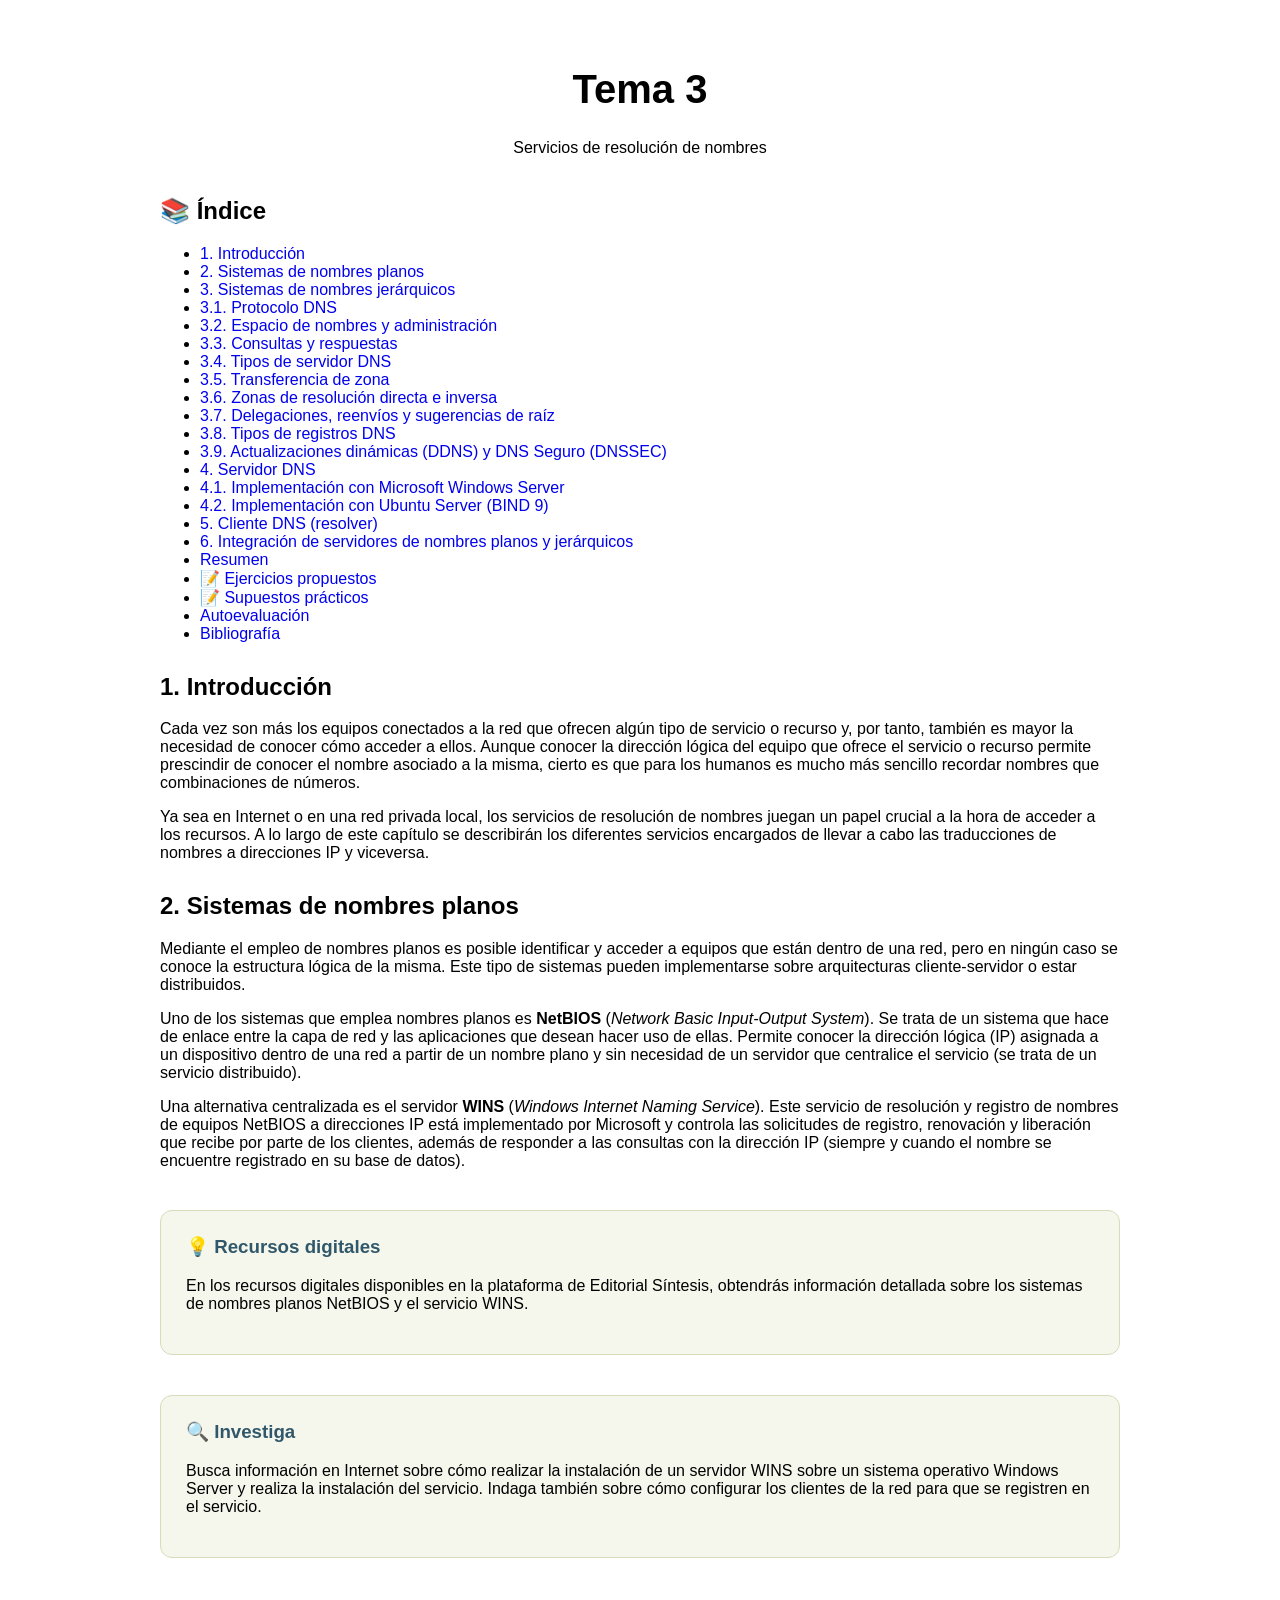
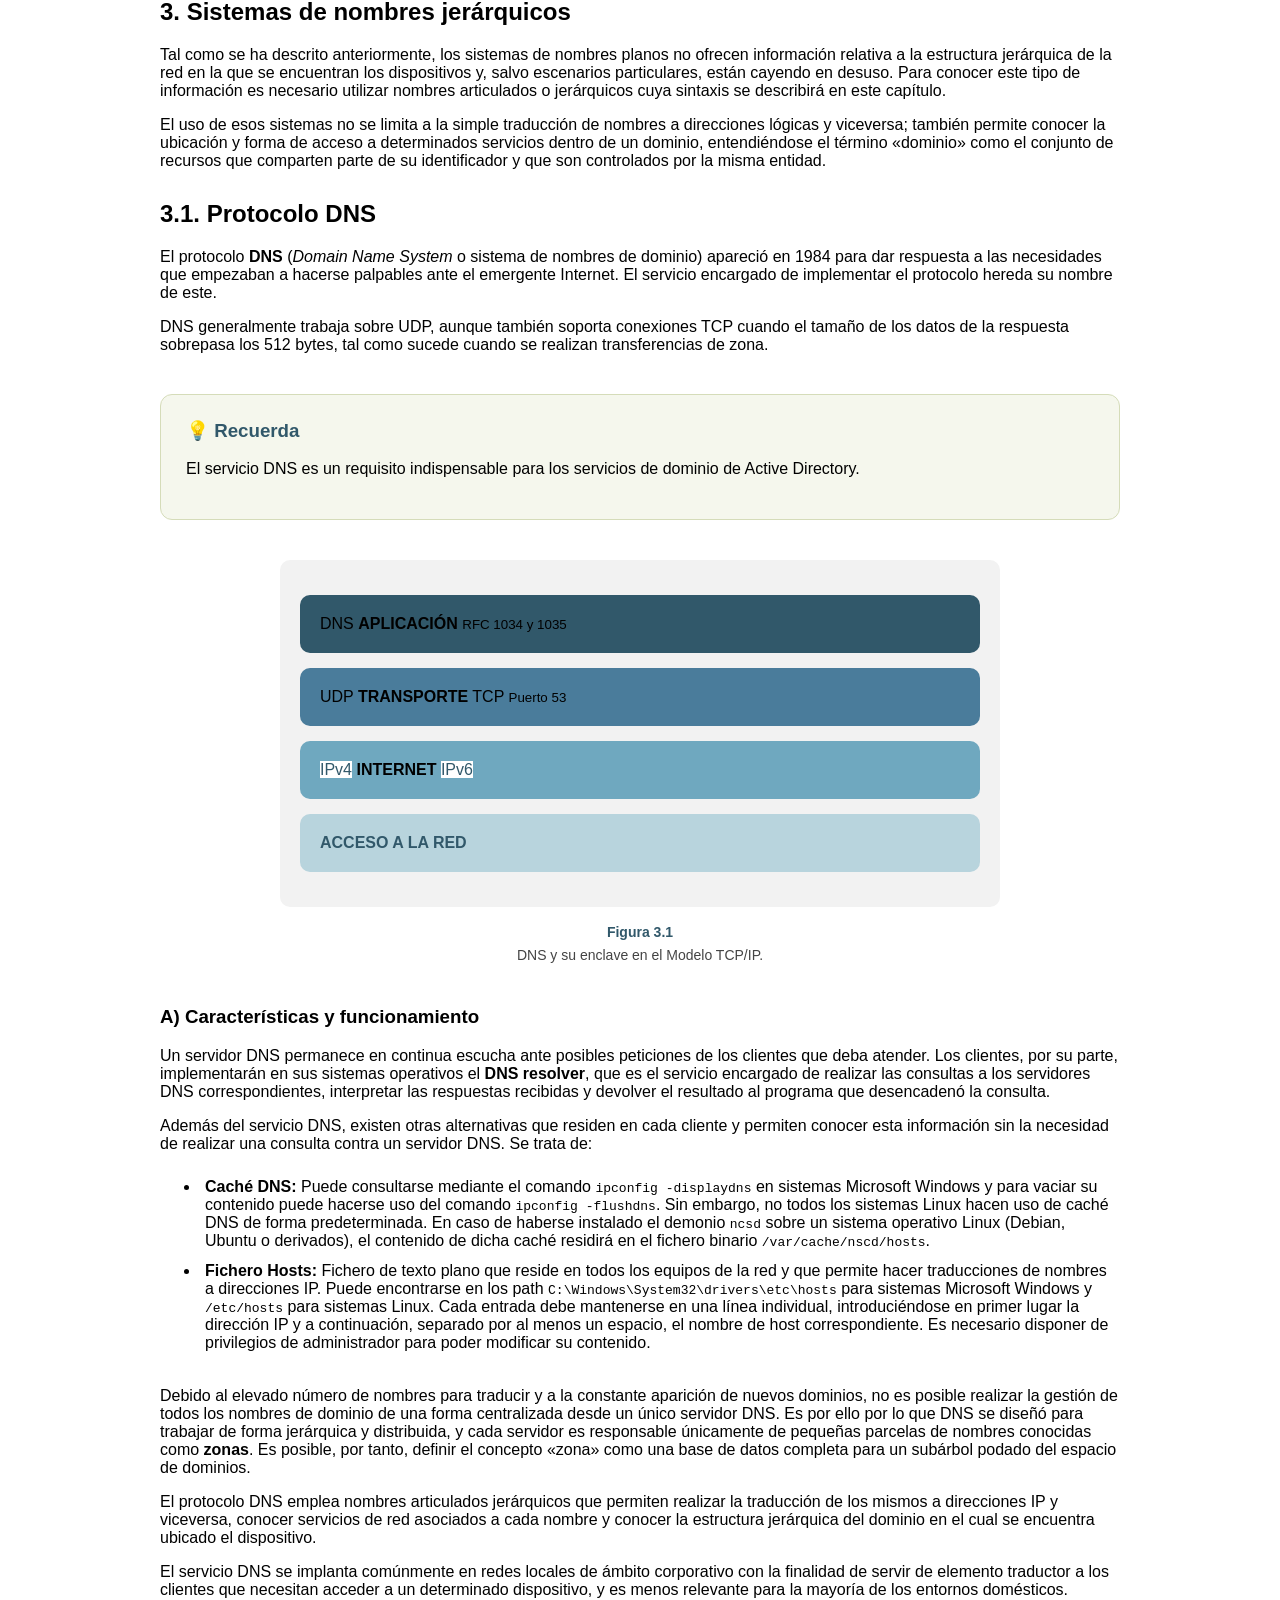
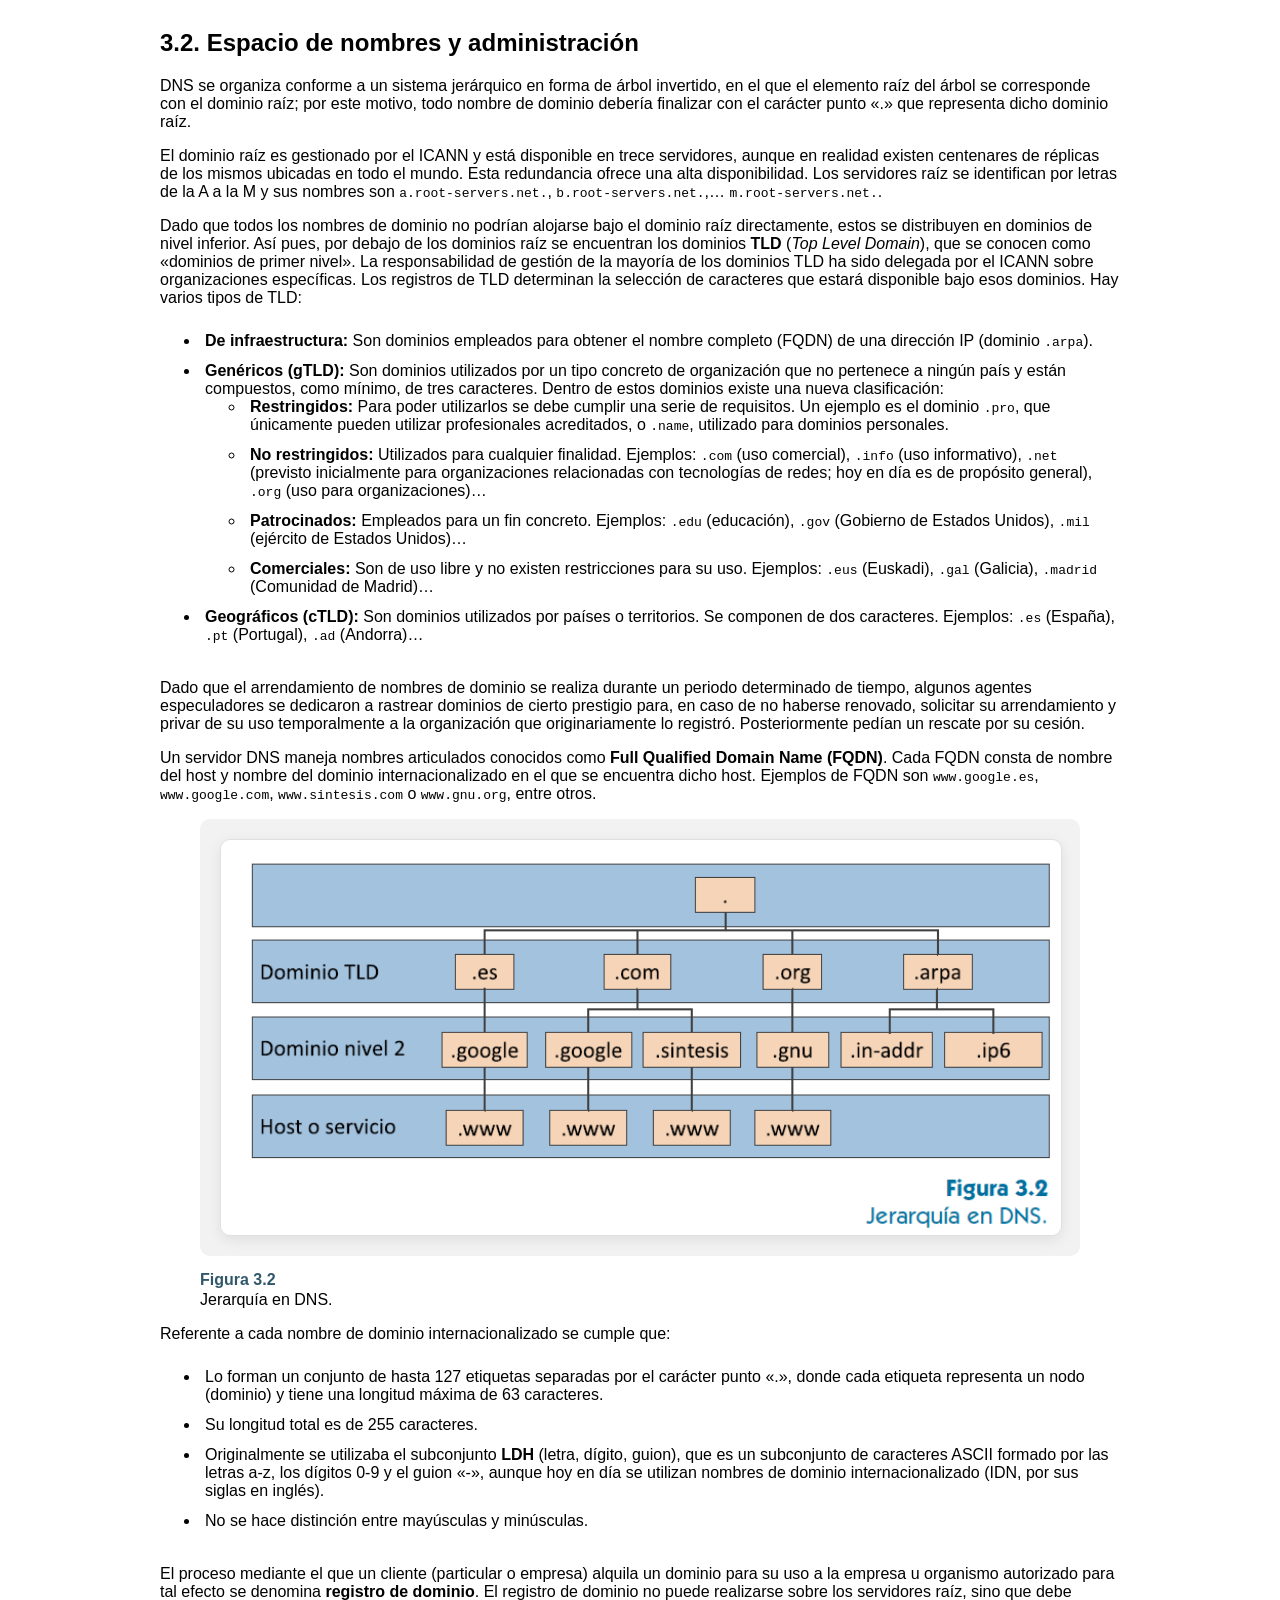
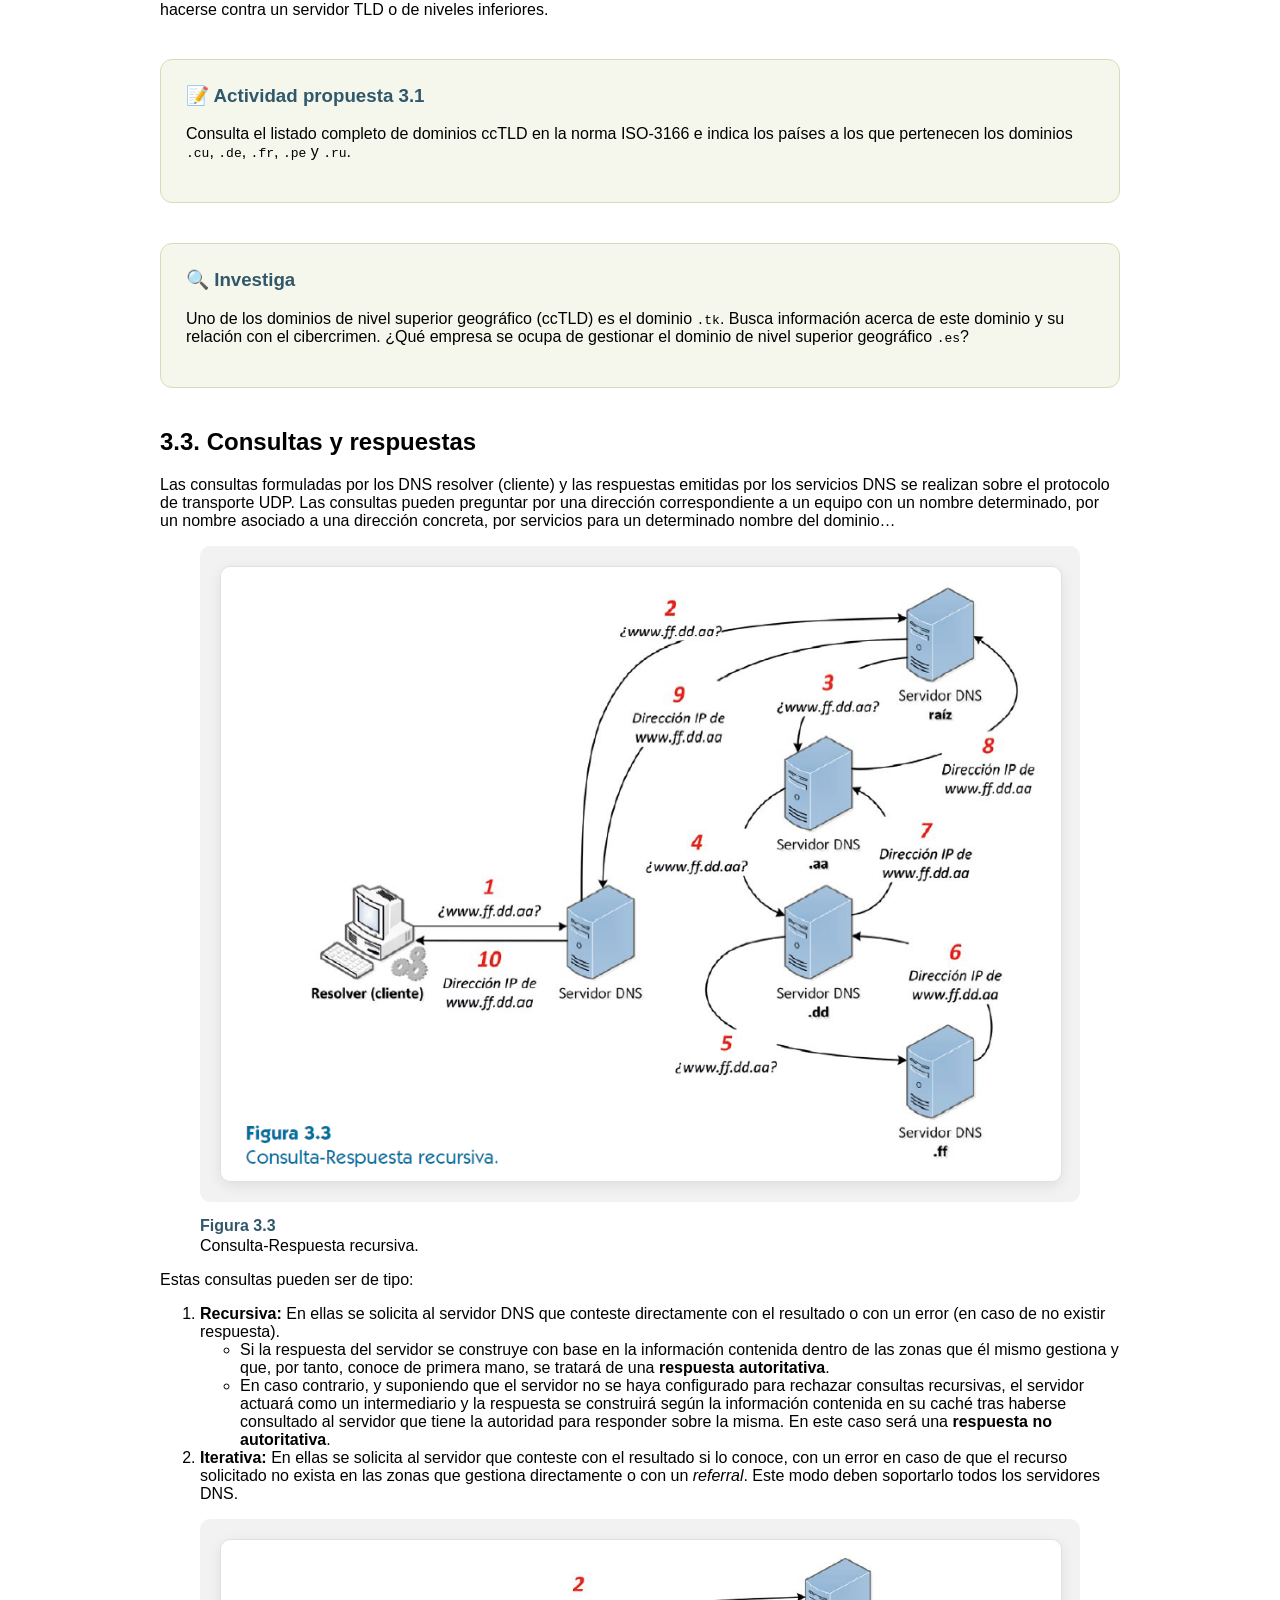
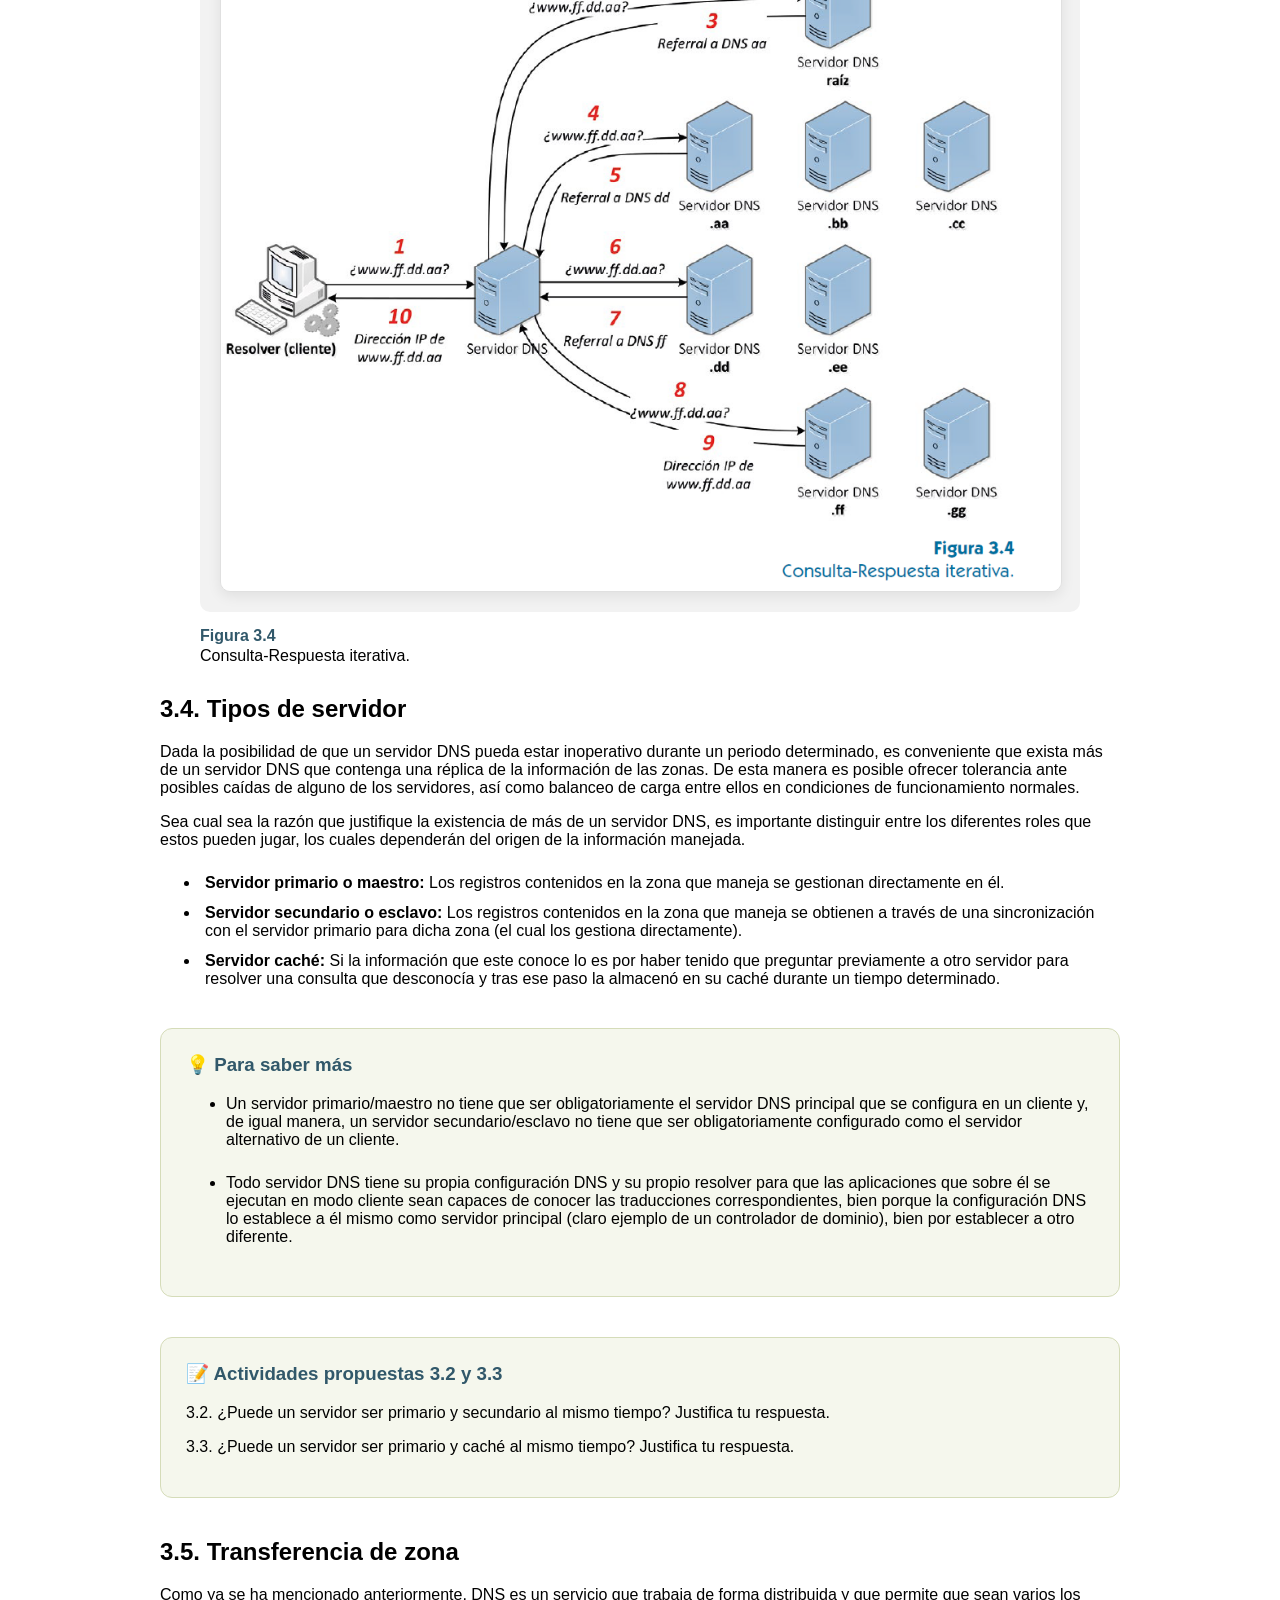
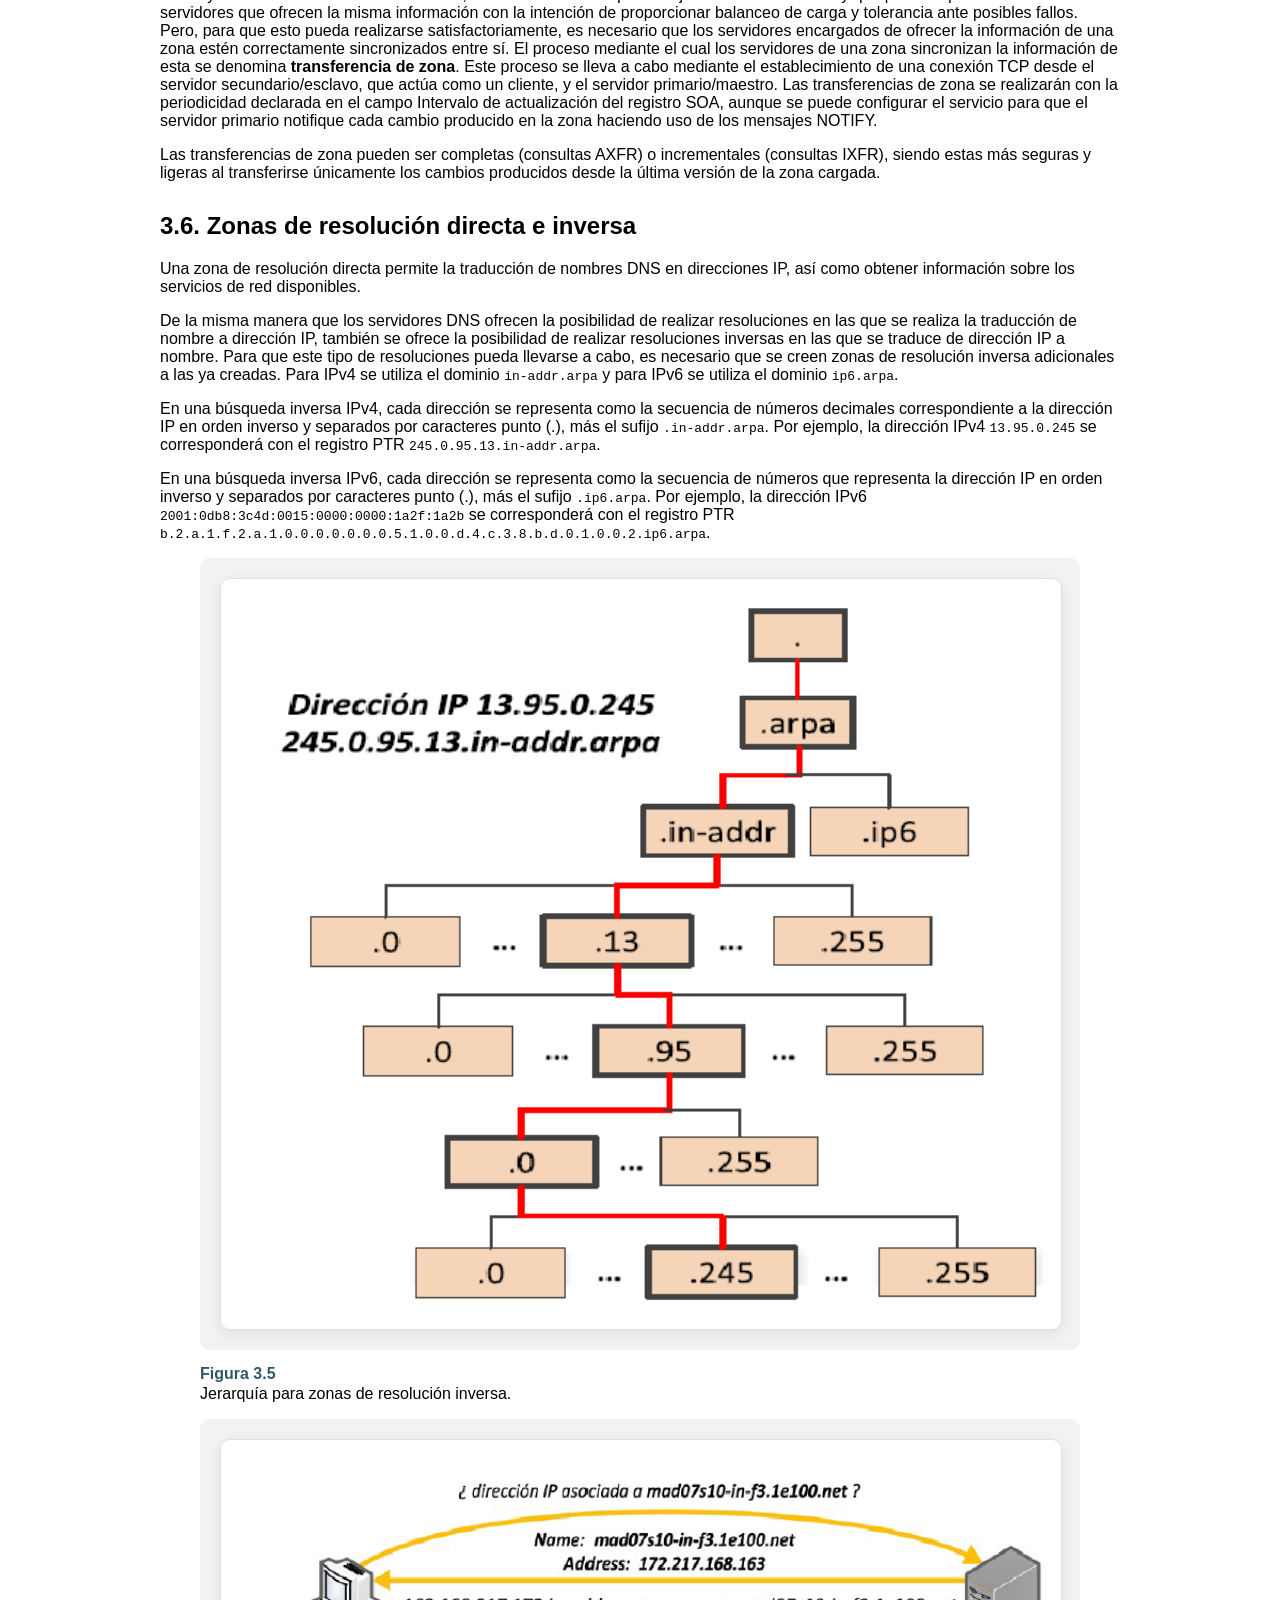
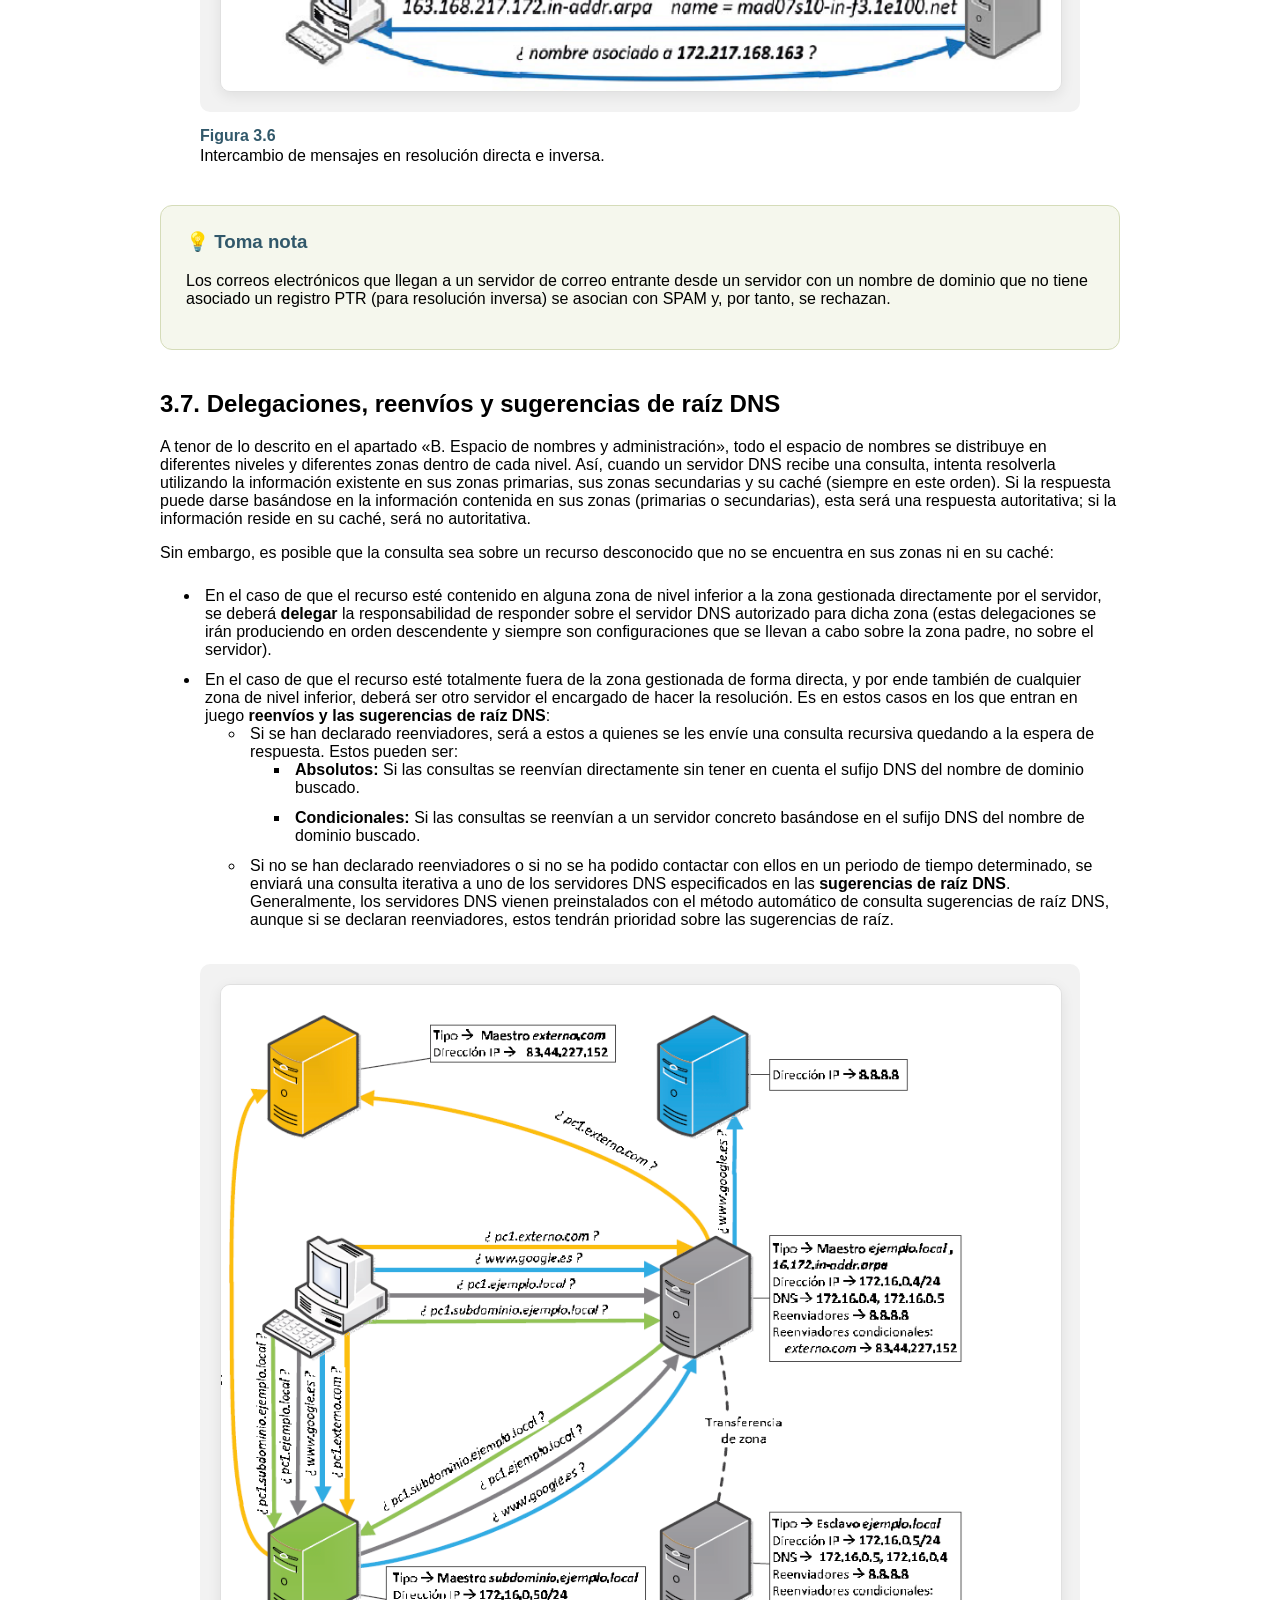
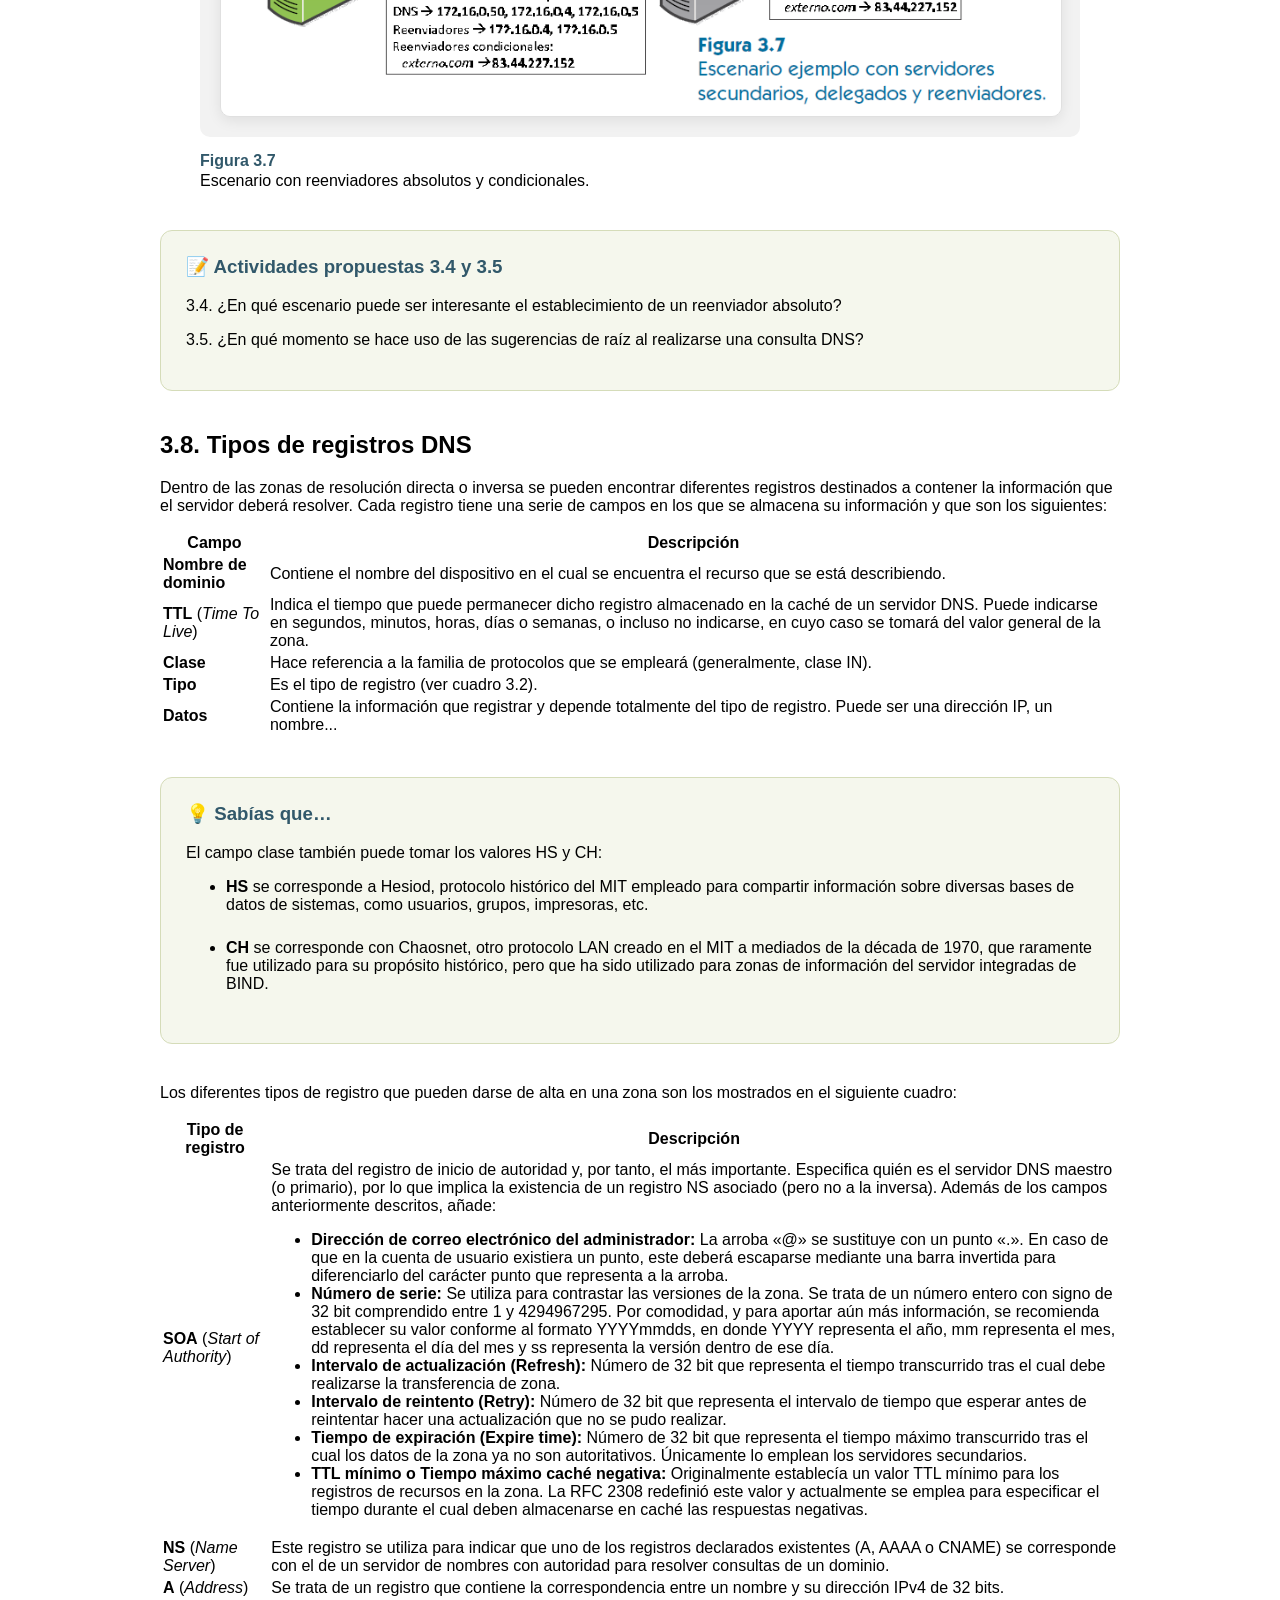
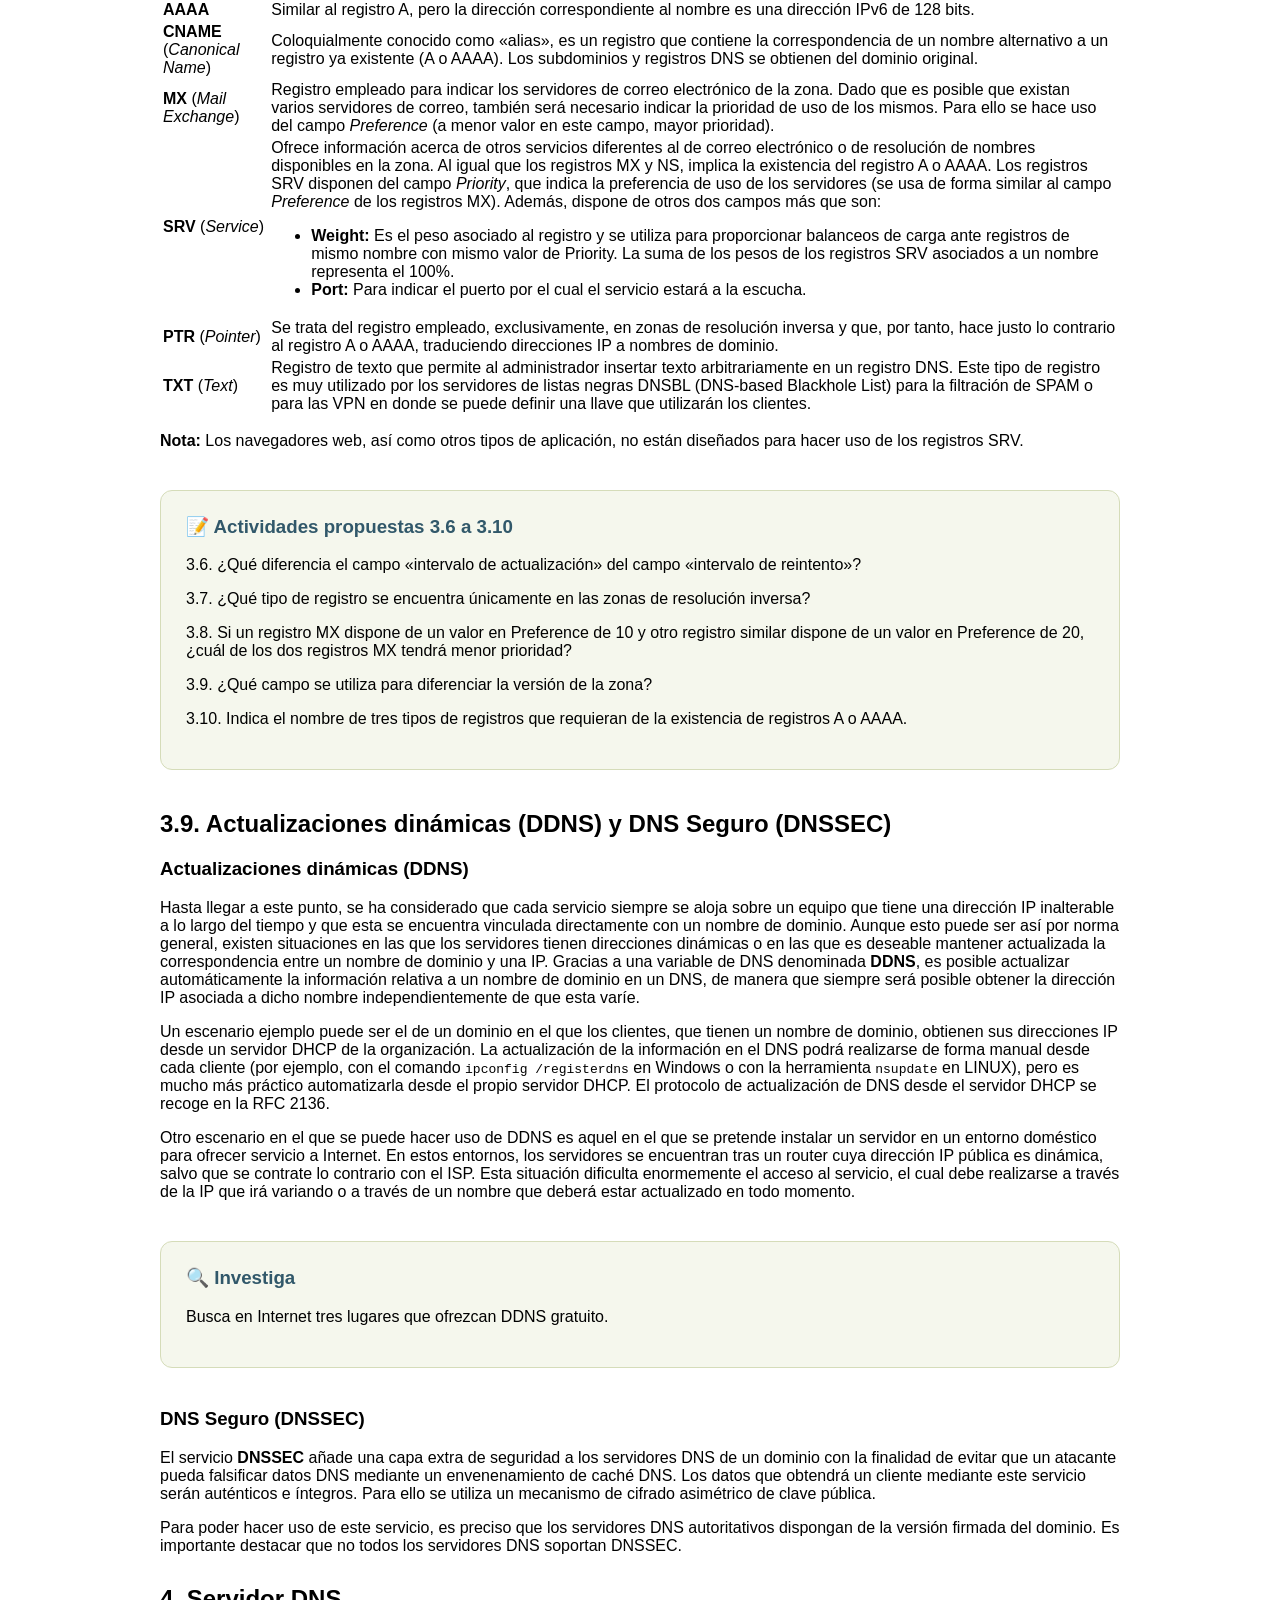
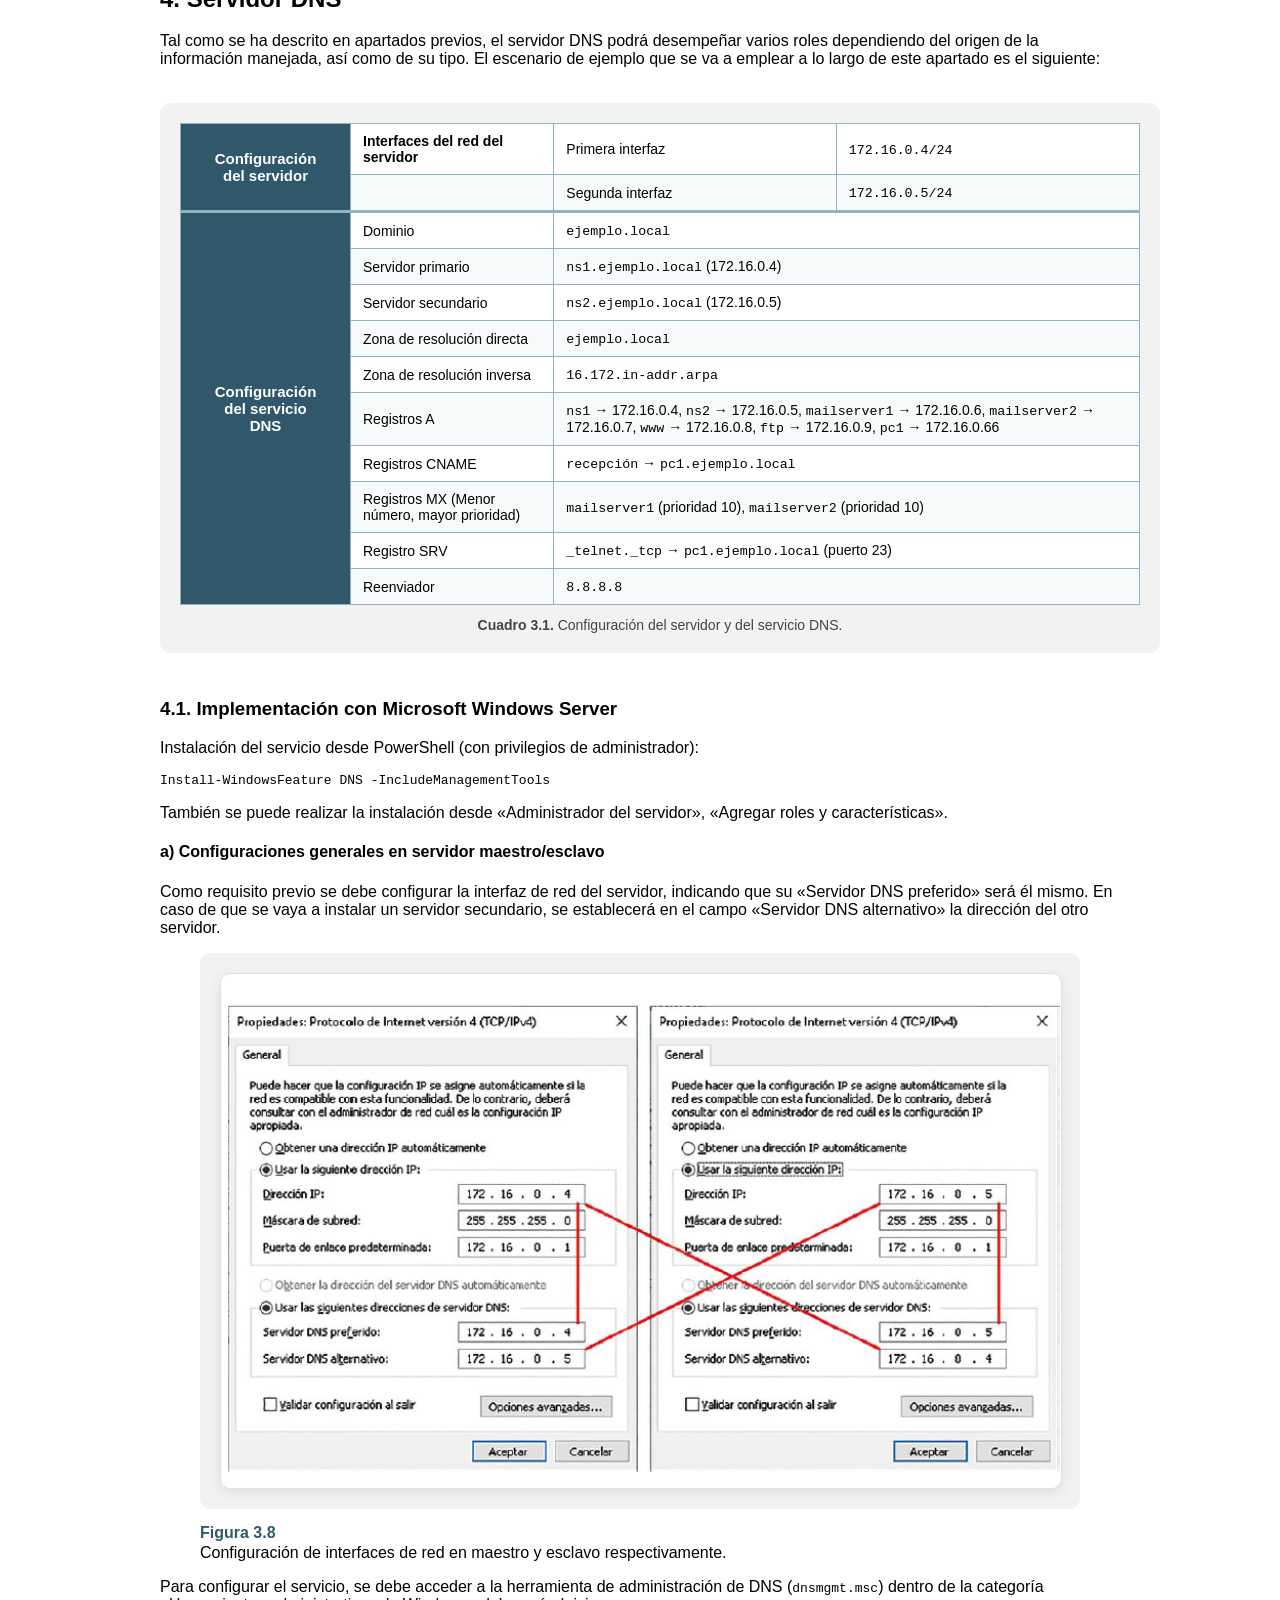
<file: servicios-en-red/tema-03/index.html>
<!DOCTYPE html>
<html lang="es">

<head>
    <meta charset="UTF-8">
    <meta name="viewport" content="width=device-width, initial-scale=1.0">

    <title>Tema 3 - Servicios de resolución de nombres</title>

    <link rel="stylesheet" href="../style.css">
</head>

<body>

    <header>
        <h1>Tema 3</h1>
        <p>Servicios de resolución de nombres</p>
    </header>

    <main>

        <!-- ÍNDICE DEL TEMA -->

        <section>
            <h2>📚 Índice</h2>

            <ul>
                <li><a href="#introduccion">1. Introducción</a></li>
                <li><a href="#nombres-planos">2. Sistemas de nombres planos</a></li>
                <li><a href="#nombres-jerarquicos">3. Sistemas de nombres jerárquicos</a></li>
                <li><a href="#protocolo-dns">3.1. Protocolo DNS</a></li>
                <li><a href="#espacio-nombres">3.2. Espacio de nombres y administración</a></li>
                <li><a href="#consultas-respuestas">3.3. Consultas y respuestas</a></li>
                <li><a href="#tipos-servidor">3.4. Tipos de servidor DNS</a></li>
                <li><a href="#transferencia-zona">3.5. Transferencia de zona</a></li>
                <li><a href="#zonas-resolucion">3.6. Zonas de resolución directa e inversa</a></li>
                <li><a href="#delegaciones">3.7. Delegaciones, reenvíos y sugerencias de raíz</a></li>
                <li><a href="#tipos-registros">3.8. Tipos de registros DNS</a></li>
                <li><a href="#ddns-dnssec">3.9. Actualizaciones dinámicas (DDNS) y DNS Seguro (DNSSEC)</a></li>
                <li><a href="#servidor-dns">4. Servidor DNS</a></li>
                <li><a href="#implementacion-windows">4.1. Implementación con Microsoft Windows Server</a></li>
                <li><a href="#implementacion-ubuntu">4.2. Implementación con Ubuntu Server (BIND 9)</a></li>
                <li><a href="#cliente-dns">5. Cliente DNS (resolver)</a></li>
                <li><a href="#integracion-wins">6. Integración de servidores de nombres planos y jerárquicos</a></li>
                <li><a href="#resumen">Resumen</a></li>
                <li><a href="#ejercicios-propuestos">📝 Ejercicios propuestos</a></li>
                <li><a href="#supuestos-practicos">📝 Supuestos prácticos</a></li>
                <li><a href="#autoevaluacion">Autoevaluación</a></li>
                <li><a href="#bibliografia">Bibliografía</a></li>
            </ul>
        </section>

        <!-- 1. INTRODUCCIÓN -->
        <section id="introduccion">
            <h2>1. Introducción</h2>
            <p>
                Cada vez son más los equipos conectados a la red que ofrecen algún tipo de servicio o recurso y,
                por tanto, también es mayor la necesidad de conocer cómo acceder a ellos. Aunque conocer la
                dirección lógica del equipo que ofrece el servicio o recurso permite prescindir de conocer el nombre
                asociado a la misma, cierto es que para los humanos es mucho más sencillo recordar nombres que
                combinaciones de números.
            </p>
            <p>
                Ya sea en Internet o en una red privada local, los servicios de resolución de nombres juegan un
                papel crucial a la hora de acceder a los recursos. A lo largo de este capítulo se describirán los
                diferentes servicios encargados de llevar a cabo las traducciones de nombres a direcciones IP y
                viceversa.
            </p>
        </section>

        <!-- 2. SISTEMAS DE NOMBRES PLANOS -->
        <section id="nombres-planos">
            <h2>2. Sistemas de nombres planos</h2>
            <p>
                Mediante el empleo de nombres planos es posible identificar y acceder a equipos que están dentro
                de una red, pero en ningún caso se conoce la estructura lógica de la misma. Este tipo de sistemas
                pueden implementarse sobre arquitecturas cliente-servidor o estar distribuidos.
            </p>
            <p>
                Uno de los sistemas que emplea nombres planos es <strong>NetBIOS</strong> (<em>Network Basic
                Input-Output System</em>). Se trata de un sistema que hace de enlace entre la capa de red y las
                aplicaciones que desean hacer uso de ellas. Permite conocer la dirección lógica (IP) asignada a un
                dispositivo dentro de una red a partir de un nombre plano y sin necesidad de un servidor que
                centralice el servicio (se trata de un servicio distribuido).
            </p>
            <p>
                Una alternativa centralizada es el servidor <strong>WINS</strong> (<em>Windows Internet Naming
                Service</em>). Este servicio de resolución y registro de nombres de equipos NetBIOS a direcciones IP
                está implementado por Microsoft y controla las solicitudes de registro, renovación y liberación que
                recibe por parte de los clientes, además de responder a las consultas con la dirección IP (siempre y
                cuando el nombre se encuentre registrado en su base de datos).
            </p>
            <div class="actividad">
                <h3>💡 Recursos digitales</h3>
                <p>
                    En los recursos digitales disponibles en la plataforma de Editorial Síntesis, obtendrás
                    información detallada sobre los sistemas de nombres planos NetBIOS y el servicio WINS.
                </p>
            </div>
            <div class="actividad">
                <h3>🔍 Investiga</h3>
                <p>
                    Busca información en Internet sobre cómo realizar la instalación de un servidor WINS sobre un
                    sistema operativo Windows Server y realiza la instalación del servicio. Indaga también sobre
                    cómo configurar los clientes de la red para que se registren en el servicio.
                </p>
            </div>
        </section>

        <!-- 3. SISTEMAS DE NOMBRES JERÁRQUICOS -->
        <section id="nombres-jerarquicos">
            <h2>3. Sistemas de nombres jerárquicos</h2>
            <p>
                Tal como se ha descrito anteriormente, los sistemas de nombres planos no ofrecen información
                relativa a la estructura jerárquica de la red en la que se encuentran los dispositivos y, salvo
                escenarios particulares, están cayendo en desuso. Para conocer este tipo de información es necesario
                utilizar nombres articulados o jerárquicos cuya sintaxis se describirá en este capítulo.
            </p>
            <p>
                El uso de esos sistemas no se limita a la simple traducción de nombres a direcciones lógicas y
                viceversa; también permite conocer la ubicación y forma de acceso a determinados servicios dentro
                de un dominio, entendiéndose el término «dominio» como el conjunto de recursos que comparten parte
                de su identificador y que son controlados por la misma entidad.
            </p>
        </section>

        <!-- 3.1. PROTOCOLO DNS -->
        <section id="protocolo-dns">
            <h2>3.1. Protocolo DNS</h2>
            <p>
                El protocolo <strong>DNS</strong> (<em>Domain Name System</em> o sistema de nombres de dominio)
                apareció en 1984 para dar respuesta a las necesidades que empezaban a hacerse palpables ante el
                emergente Internet. El servicio encargado de implementar el protocolo hereda su nombre de este.
            </p>
            <p>
                DNS generalmente trabaja sobre UDP, aunque también soporta conexiones TCP cuando el tamaño de los
                datos de la respuesta sobrepasa los 512 bytes, tal como sucede cuando se realizan transferencias de
                zona.
            </p>
            <div class="actividad">
                <h3>💡 Recuerda</h3>
                <p>El servicio DNS es un requisito indispensable para los servicios de dominio de Active Directory.</p>
            </div>

            <figure class="figura">
                <div class="diagrama-dns-capas">
                    <div class="capa capa-aplicacion">
                        <span class="protocolo-pill">DNS</span>
                        <strong>APLICACIÓN</strong>
                        <small>RFC 1034 y 1035</small>
                    </div>
                    <div class="capa capa-transporte">
                        <span class="protocolo-pill">UDP</span>
                        <strong>TRANSPORTE</strong>
                        <span class="protocolo-pill">TCP</span>
                        <small>Puerto 53</small>
                    </div>
                    <div class="capa capa-internet">
                        <span class="protocolo-pill">IPv4</span>
                        <strong>INTERNET</strong>
                        <span class="protocolo-pill">IPv6</span>
                    </div>
                    <div class="capa capa-acceso">
                        <strong>ACCESO A LA RED</strong>
                    </div>
                </div>
                <figcaption>
                    <span class="figura-numero">Figura 3.1</span>
                    DNS y su enclave en el Modelo TCP/IP.
                </figcaption>
            </figure>

            <h3>A) Características y funcionamiento</h3>
            <p>
                Un servidor DNS permanece en continua escucha ante posibles peticiones de los clientes que deba
                atender. Los clientes, por su parte, implementarán en sus sistemas operativos el <strong>DNS
                resolver</strong>, que es el servicio encargado de realizar las consultas a los servidores DNS
                correspondientes, interpretar las respuestas recibidas y devolver el resultado al programa que
                desencadenó la consulta.
            </p>
            <p>
                Además del servicio DNS, existen otras alternativas que residen en cada cliente y permiten conocer
                esta información sin la necesidad de realizar una consulta contra un servidor DNS. Se trata de:
            </p>
            <ul class="lista-servicios">
                <li><strong>Caché DNS:</strong> Puede consultarse mediante el comando <code>ipconfig -displaydns</code> en sistemas Microsoft Windows y para vaciar su contenido puede hacerse uso del comando <code>ipconfig -flushdns</code>. Sin embargo, no todos los sistemas Linux hacen uso de caché DNS de forma predeterminada. En caso de haberse instalado el demonio <code>ncsd</code> sobre un sistema operativo Linux (Debian, Ubuntu o derivados), el contenido de dicha caché residirá en el fichero binario <code>/var/cache/nscd/hosts</code>.</li>
                <li><strong>Fichero Hosts:</strong> Fichero de texto plano que reside en todos los equipos de la red y que permite hacer traducciones de nombres a direcciones IP. Puede encontrarse en los path <code>C:\Windows\System32\drivers\etc\hosts</code> para sistemas Microsoft Windows y <code>/etc/hosts</code> para sistemas Linux. Cada entrada debe mantenerse en una línea individual, introduciéndose en primer lugar la dirección IP y a continuación, separado por al menos un espacio, el nombre de host correspondiente. Es necesario disponer de privilegios de administrador para poder modificar su contenido.</li>
            </ul>
            <p>
                Debido al elevado número de nombres para traducir y a la constante aparición de nuevos dominios, no
                es posible realizar la gestión de todos los nombres de dominio de una forma centralizada desde un
                único servidor DNS. Es por ello por lo que DNS se diseñó para trabajar de forma jerárquica y
                distribuida, y cada servidor es responsable únicamente de pequeñas parcelas de nombres conocidas como
                <strong>zonas</strong>. Es posible, por tanto, definir el concepto «zona» como una base de datos
                completa para un subárbol podado del espacio de dominios.
            </p>
            <p>
                El protocolo DNS emplea nombres articulados jerárquicos que permiten realizar la traducción de los
                mismos a direcciones IP y viceversa, conocer servicios de red asociados a cada nombre y conocer la
                estructura jerárquica del dominio en el cual se encuentra ubicado el dispositivo.
            </p>
            <p>
                El servicio DNS se implanta comúnmente en redes locales de ámbito corporativo con la finalidad de
                servir de elemento traductor a los clientes que necesitan acceder a un determinado dispositivo, y es
                menos relevante para la mayoría de los entornos domésticos.
            </p>
        </section>

        <!-- 3.2. ESPACIO DE NOMBRES Y ADMINISTRACIÓN -->
        <section id="espacio-nombres">
            <h2>3.2. Espacio de nombres y administración</h2>
            <p>
                DNS se organiza conforme a un sistema jerárquico en forma de árbol invertido, en el que el elemento
                raíz del árbol se corresponde con el dominio raíz; por este motivo, todo nombre de dominio debería
                finalizar con el carácter punto «.» que representa dicho dominio raíz.
            </p>
            <p>
                El dominio raíz es gestionado por el ICANN y está disponible en trece servidores, aunque en realidad
                existen centenares de réplicas de los mismos ubicadas en todo el mundo. Esta redundancia ofrece una
                alta disponibilidad. Los servidores raíz se identifican por letras de la A a la M y sus nombres son
                <code>a.root-servers.net.</code>, <code>b.root-servers.net.</code>,… <code>m.root-servers.net.</code>.
            </p>
            <p>
                Dado que todos los nombres de dominio no podrían alojarse bajo el dominio raíz directamente, estos
                se distribuyen en dominios de nivel inferior. Así pues, por debajo de los dominios raíz se encuentran
                los dominios <strong>TLD</strong> (<em>Top Level Domain</em>), que se conocen como «dominios de primer
                nivel». La responsabilidad de gestión de la mayoría de los dominios TLD ha sido delegada por el
                ICANN sobre organizaciones específicas. Los registros de TLD determinan la selección de caracteres
                que estará disponible bajo esos dominios. Hay varios tipos de TLD:
            </p>
            <ul class="lista-servicios">
                <li><strong>De infraestructura:</strong> Son dominios empleados para obtener el nombre completo (FQDN) de una dirección IP (dominio <code>.arpa</code>).</li>
                <li><strong>Genéricos (gTLD):</strong> Son dominios utilizados por un tipo concreto de organización que no pertenece a ningún país y están compuestos, como mínimo, de tres caracteres. Dentro de estos dominios existe una nueva clasificación:
                    <ul>
                        <li><strong>Restringidos:</strong> Para poder utilizarlos se debe cumplir una serie de requisitos. Un ejemplo es el dominio <code>.pro</code>, que únicamente pueden utilizar profesionales acreditados, o <code>.name</code>, utilizado para dominios personales.</li>
                        <li><strong>No restringidos:</strong> Utilizados para cualquier finalidad. Ejemplos: <code>.com</code> (uso comercial), <code>.info</code> (uso informativo), <code>.net</code> (previsto inicialmente para organizaciones relacionadas con tecnologías de redes; hoy en día es de propósito general), <code>.org</code> (uso para organizaciones)…</li>
                        <li><strong>Patrocinados:</strong> Empleados para un fin concreto. Ejemplos: <code>.edu</code> (educación), <code>.gov</code> (Gobierno de Estados Unidos), <code>.mil</code> (ejército de Estados Unidos)…</li>
                        <li><strong>Comerciales:</strong> Son de uso libre y no existen restricciones para su uso. Ejemplos: <code>.eus</code> (Euskadi), <code>.gal</code> (Galicia), <code>.madrid</code> (Comunidad de Madrid)…</li>
                    </ul>
                </li>
                <li><strong>Geográficos (cTLD):</strong> Son dominios utilizados por países o territorios. Se componen de dos caracteres. Ejemplos: <code>.es</code> (España), <code>.pt</code> (Portugal), <code>.ad</code> (Andorra)…</li>
            </ul>
            <p>
                Dado que el arrendamiento de nombres de dominio se realiza durante un periodo determinado de tiempo,
                algunos agentes especuladores se dedicaron a rastrear dominios de cierto prestigio para, en caso de
                no haberse renovado, solicitar su arrendamiento y privar de su uso temporalmente a la organización
                que originariamente lo registró. Posteriormente pedían un rescate por su cesión.
            </p>
            <p>
                Un servidor DNS maneja nombres articulados conocidos como <strong>Full Qualified Domain Name
                (FQDN)</strong>. Cada FQDN consta de nombre del host y nombre del dominio internacionalizado en el
                que se encuentra dicho host. Ejemplos de FQDN son <code>www.google.es</code>, <code>www.google.com</code>,
                <code>www.sintesis.com</code> o <code>www.gnu.org</code>, entre otros.
            </p>

            <figure class="figura-imagen">
                <div class="imagen-capas">
                    <img src="Figura3.2.png" alt="Jerarquía en DNS.">
                </div>
                <figcaption>
                    <span class="figura-numero">Figura 3.2</span>
                    Jerarquía en DNS.
                </figcaption>
            </figure>

            <p>Referente a cada nombre de dominio internacionalizado se cumple que:</p>
            <ul class="lista-servicios">
                <li>Lo forman un conjunto de hasta 127 etiquetas separadas por el carácter punto «.», donde cada etiqueta representa un nodo (dominio) y tiene una longitud máxima de 63 caracteres.</li>
                <li>Su longitud total es de 255 caracteres.</li>
                <li>Originalmente se utilizaba el subconjunto <strong>LDH</strong> (letra, dígito, guion), que es un subconjunto de caracteres ASCII formado por las letras a-z, los dígitos 0-9 y el guion «-», aunque hoy en día se utilizan nombres de dominio internacionalizado (IDN, por sus siglas en inglés).</li>
                <li>No se hace distinción entre mayúsculas y minúsculas.</li>
            </ul>
            <p>
                El proceso mediante el que un cliente (particular o empresa) alquila un dominio para su uso a la
                empresa u organismo autorizado para tal efecto se denomina <strong>registro de dominio</strong>. El
                registro de dominio no puede realizarse sobre los servidores raíz, sino que debe hacerse contra un
                servidor TLD o de niveles inferiores.
            </p>

            <div class="actividad">
                <h3>📝 Actividad propuesta 3.1</h3>
                <p>Consulta el listado completo de dominios ccTLD en la norma ISO-3166 e indica los países a los que pertenecen los dominios <code>.cu</code>, <code>.de</code>, <code>.fr</code>, <code>.pe</code> y <code>.ru</code>.</p>
            </div>
            <div class="actividad">
                <h3>🔍 Investiga</h3>
                <p>Uno de los dominios de nivel superior geográfico (ccTLD) es el dominio <code>.tk</code>. Busca información acerca de este dominio y su relación con el cibercrimen. ¿Qué empresa se ocupa de gestionar el dominio de nivel superior geográfico <code>.es</code>?</p>
            </div>
        </section>

        <!-- 3.3. CONSULTAS Y RESPUESTAS -->
        <section id="consultas-respuestas">
            <h2>3.3. Consultas y respuestas</h2>
            <p>
                Las consultas formuladas por los DNS resolver (cliente) y las respuestas emitidas por los servicios
                DNS se realizan sobre el protocolo de transporte UDP. Las consultas pueden preguntar por una
                dirección correspondiente a un equipo con un nombre determinado, por un nombre asociado a una
                dirección concreta, por servicios para un determinado nombre del dominio…
            </p>

            <figure class="figura-imagen">
                <div class="imagen-capas">
                    <img src="Figura3.3.png" alt="Consulta-Respuesta recursiva.">
                </div>
                <figcaption>
                    <span class="figura-numero">Figura 3.3</span>
                    Consulta-Respuesta recursiva.
                </figcaption>
            </figure>

            <p>Estas consultas pueden ser de tipo:</p>
            <ol>
                <li><strong>Recursiva:</strong> En ellas se solicita al servidor DNS que conteste directamente con el resultado o con un error (en caso de no existir respuesta).
                    <ul>
                        <li>Si la respuesta del servidor se construye con base en la información contenida dentro de las zonas que él mismo gestiona y que, por tanto, conoce de primera mano, se tratará de una <strong>respuesta autoritativa</strong>.</li>
                        <li>En caso contrario, y suponiendo que el servidor no se haya configurado para rechazar consultas recursivas, el servidor actuará como un intermediario y la respuesta se construirá según la información contenida en su caché tras haberse consultado al servidor que tiene la autoridad para responder sobre la misma. En este caso será una <strong>respuesta no autoritativa</strong>.</li>
                    </ul>
                </li>
                <li><strong>Iterativa:</strong> En ellas se solicita al servidor que conteste con el resultado si lo conoce, con un error en caso de que el recurso solicitado no exista en las zonas que gestiona directamente o con un <em>referral</em>. Este modo deben soportarlo todos los servidores DNS.</li>
            </ol>

            <figure class="figura-imagen">
                <div class="imagen-capas">
                    <img src="Figura3.4.png" alt="Consulta-Respuesta iterativa.">
                </div>
                <figcaption>
                    <span class="figura-numero">Figura 3.4</span>
                    Consulta-Respuesta iterativa.
                </figcaption>
            </figure>
        </section>

        <!-- 3.4. TIPOS DE SERVIDOR -->
        <section id="tipos-servidor">
            <h2>3.4. Tipos de servidor</h2>
            <p>
                Dada la posibilidad de que un servidor DNS pueda estar inoperativo durante un periodo determinado,
                es conveniente que exista más de un servidor DNS que contenga una réplica de la información de las
                zonas. De esta manera es posible ofrecer tolerancia ante posibles caídas de alguno de los servidores,
                así como balanceo de carga entre ellos en condiciones de funcionamiento normales.
            </p>
            <p>
                Sea cual sea la razón que justifique la existencia de más de un servidor DNS, es importante
                distinguir entre los diferentes roles que estos pueden jugar, los cuales dependerán del origen de la
                información manejada.
            </p>
            <ul class="lista-servicios">
                <li><strong>Servidor primario o maestro:</strong> Los registros contenidos en la zona que maneja se gestionan directamente en él.</li>
                <li><strong>Servidor secundario o esclavo:</strong> Los registros contenidos en la zona que maneja se obtienen a través de una sincronización con el servidor primario para dicha zona (el cual los gestiona directamente).</li>
                <li><strong>Servidor caché:</strong> Si la información que este conoce lo es por haber tenido que preguntar previamente a otro servidor para resolver una consulta que desconocía y tras ese paso la almacenó en su caché durante un tiempo determinado.</li>
            </ul>
            <div class="actividad">
                <h3>💡 Para saber más</h3>
                <ul>
                    <li>Un servidor primario/maestro no tiene que ser obligatoriamente el servidor DNS principal que se configura en un cliente y, de igual manera, un servidor secundario/esclavo no tiene que ser obligatoriamente configurado como el servidor alternativo de un cliente.</li>
                    <li>Todo servidor DNS tiene su propia configuración DNS y su propio resolver para que las aplicaciones que sobre él se ejecutan en modo cliente sean capaces de conocer las traducciones correspondientes, bien porque la configuración DNS lo establece a él mismo como servidor principal (claro ejemplo de un controlador de dominio), bien por establecer a otro diferente.</li>
                </ul>
            </div>
            <div class="actividad">
                <h3>📝 Actividades propuestas 3.2 y 3.3</h3>
                <p>3.2. ¿Puede un servidor ser primario y secundario al mismo tiempo? Justifica tu respuesta.</p>
                <p>3.3. ¿Puede un servidor ser primario y caché al mismo tiempo? Justifica tu respuesta.</p>
            </div>
        </section>

        <!-- 3.5. TRANSFERENCIA DE ZONA -->
        <section id="transferencia-zona">
            <h2>3.5. Transferencia de zona</h2>
            <p>
                Como ya se ha mencionado anteriormente, DNS es un servicio que trabaja de forma distribuida y que
                permite que sean varios los servidores que ofrecen la misma información con la intención de
                proporcionar balanceo de carga y tolerancia ante posibles fallos. Pero, para que esto pueda
                realizarse satisfactoriamente, es necesario que los servidores encargados de ofrecer la información
                de una zona estén correctamente sincronizados entre sí. El proceso mediante el cual los servidores
                de una zona sincronizan la información de esta se denomina <strong>transferencia de zona</strong>.
                Este proceso se lleva a cabo mediante el establecimiento de una conexión TCP desde el servidor
                secundario/esclavo, que actúa como un cliente, y el servidor primario/maestro. Las transferencias de
                zona se realizarán con la periodicidad declarada en el campo Intervalo de actualización del registro
                SOA, aunque se puede configurar el servicio para que el servidor primario notifique cada cambio
                producido en la zona haciendo uso de los mensajes NOTIFY.
            </p>
            <p>
                Las transferencias de zona pueden ser completas (consultas AXFR) o incrementales (consultas IXFR),
                siendo estas más seguras y ligeras al transferirse únicamente los cambios producidos desde la última
                versión de la zona cargada.
            </p>
        </section>

        <!-- 3.6. ZONAS DE RESOLUCIÓN DIRECTA E INVERSA -->
        <section id="zonas-resolucion">
            <h2>3.6. Zonas de resolución directa e inversa</h2>
            <p>
                Una zona de resolución directa permite la traducción de nombres DNS en direcciones IP, así como
                obtener información sobre los servicios de red disponibles.
            </p>
            <p>
                De la misma manera que los servidores DNS ofrecen la posibilidad de realizar resoluciones en las que
                se realiza la traducción de nombre a dirección IP, también se ofrece la posibilidad de realizar
                resoluciones inversas en las que se traduce de dirección IP a nombre. Para que este tipo de
                resoluciones pueda llevarse a cabo, es necesario que se creen zonas de resolución inversa adicionales
                a las ya creadas. Para IPv4 se utiliza el dominio <code>in-addr.arpa</code> y para IPv6 se utiliza el
                dominio <code>ip6.arpa</code>.
            </p>
            <p>
                En una búsqueda inversa IPv4, cada dirección se representa como la secuencia de números decimales
                correspondiente a la dirección IP en orden inverso y separados por caracteres punto (.), más el
                sufijo <code>.in-addr.arpa</code>. Por ejemplo, la dirección IPv4 <code>13.95.0.245</code> se
                corresponderá con el registro PTR <code>245.0.95.13.in-addr.arpa</code>.
            </p>
            <p>
                En una búsqueda inversa IPv6, cada dirección se representa como la secuencia de números que
                representa la dirección IP en orden inverso y separados por caracteres punto (.), más el sufijo
                <code>.ip6.arpa</code>. Por ejemplo, la dirección IPv6 <code>2001:0db8:3c4d:0015:0000:0000:1a2f:1a2b</code>
                se corresponderá con el registro PTR <code>b.2.a.1.f.2.a.1.0.0.0.0.0.0.0.5.1.0.0.d.4.c.3.8.b.d.0.1.0.0.2.ip6.arpa</code>.
            </p>

            <figure class="figura-imagen">
                <div class="imagen-capas">
                    <img src="Figura3.5.png" alt="Jerarquía para zonas de resolución inversa.">
                </div>
                <figcaption>
                    <span class="figura-numero">Figura 3.5</span>
                    Jerarquía para zonas de resolución inversa.
                </figcaption>
            </figure>

            <figure class="figura-imagen">
                <div class="imagen-capas">
                    <img src="Figura3.6.png" alt="Intercambio de mensajes en resolución directa e inversa.">
                </div>
                <figcaption>
                    <span class="figura-numero">Figura 3.6</span>
                    Intercambio de mensajes en resolución directa e inversa.
                </figcaption>
            </figure>

            <div class="actividad">
                <h3>💡 Toma nota</h3>
                <p>Los correos electrónicos que llegan a un servidor de correo entrante desde un servidor con un nombre de dominio que no tiene asociado un registro PTR (para resolución inversa) se asocian con SPAM y, por tanto, se rechazan.</p>
            </div>
        </section>

        <!-- 3.7. DELEGACIONES, REENVÍOS Y SUGERENCIAS DE RAÍZ -->
        <section id="delegaciones">
            <h2>3.7. Delegaciones, reenvíos y sugerencias de raíz DNS</h2>
            <p>
                A tenor de lo descrito en el apartado «B. Espacio de nombres y administración», todo el espacio de
                nombres se distribuye en diferentes niveles y diferentes zonas dentro de cada nivel. Así, cuando un
                servidor DNS recibe una consulta, intenta resolverla utilizando la información existente en sus zonas
                primarias, sus zonas secundarias y su caché (siempre en este orden). Si la respuesta puede darse
                basándose en la información contenida en sus zonas (primarias o secundarias), esta será una respuesta
                autoritativa; si la información reside en su caché, será no autoritativa.
            </p>
            <p>
                Sin embargo, es posible que la consulta sea sobre un recurso desconocido que no se encuentra en sus
                zonas ni en su caché:
            </p>
            <ul class="lista-servicios">
                <li>En el caso de que el recurso esté contenido en alguna zona de nivel inferior a la zona gestionada directamente por el servidor, se deberá <strong>delegar</strong> la responsabilidad de responder sobre el servidor DNS autorizado para dicha zona (estas delegaciones se irán produciendo en orden descendente y siempre son configuraciones que se llevan a cabo sobre la zona padre, no sobre el servidor).</li>
                <li>En el caso de que el recurso esté totalmente fuera de la zona gestionada de forma directa, y por ende también de cualquier zona de nivel inferior, deberá ser otro servidor el encargado de hacer la resolución. Es en estos casos en los que entran en juego <strong>reenvíos y las sugerencias de raíz DNS</strong>:
                    <ul>
                        <li>Si se han declarado reenviadores, será a estos a quienes se les envíe una consulta recursiva quedando a la espera de respuesta. Estos pueden ser:
                            <ul>
                                <li><strong>Absolutos:</strong> Si las consultas se reenvían directamente sin tener en cuenta el sufijo DNS del nombre de dominio buscado.</li>
                                <li><strong>Condicionales:</strong> Si las consultas se reenvían a un servidor concreto basándose en el sufijo DNS del nombre de dominio buscado.</li>
                            </ul>
                        </li>
                        <li>Si no se han declarado reenviadores o si no se ha podido contactar con ellos en un periodo de tiempo determinado, se enviará una consulta iterativa a uno de los servidores DNS especificados en las <strong>sugerencias de raíz DNS</strong>. Generalmente, los servidores DNS vienen preinstalados con el método automático de consulta sugerencias de raíz DNS, aunque si se declaran reenviadores, estos tendrán prioridad sobre las sugerencias de raíz.</li>
                    </ul>
                </li>
            </ul>

            <figure class="figura-imagen">
                <div class="imagen-capas">
                    <img src="Figura3.7.png" alt="Escenario con reenviadores absolutos y condicionales.">
                </div>
                <figcaption>
                    <span class="figura-numero">Figura 3.7</span>
                    Escenario con reenviadores absolutos y condicionales.
                </figcaption>
            </figure>

            <div class="actividad">
                <h3>📝 Actividades propuestas 3.4 y 3.5</h3>
                <p>3.4. ¿En qué escenario puede ser interesante el establecimiento de un reenviador absoluto?</p>
                <p>3.5. ¿En qué momento se hace uso de las sugerencias de raíz al realizarse una consulta DNS?</p>
            </div>
        </section>

        <!-- 3.8. TIPOS DE REGISTROS -->
        <section id="tipos-registros">
            <h2>3.8. Tipos de registros DNS</h2>
            <p>
                Dentro de las zonas de resolución directa o inversa se pueden encontrar diferentes registros
                destinados a contener la información que el servidor deberá resolver. Cada registro tiene una serie
                de campos en los que se almacena su información y que son los siguientes:
            </p>

            <table>
                <thead>
                    <tr>
                        <th>Campo</th>
                        <th>Descripción</th>
                    </tr>
                </thead>
                <tbody>
                    <tr>
                        <td><strong>Nombre de dominio</strong></td>
                        <td>Contiene el nombre del dispositivo en el cual se encuentra el recurso que se está describiendo.</td>
                    </tr>
                    <tr>
                        <td><strong>TTL</strong> (<em>Time To Live</em>)</td>
                        <td>Indica el tiempo que puede permanecer dicho registro almacenado en la caché de un servidor DNS. Puede indicarse en segundos, minutos, horas, días o semanas, o incluso no indicarse, en cuyo caso se tomará del valor general de la zona.</td>
                    </tr>
                    <tr>
                        <td><strong>Clase</strong></td>
                        <td>Hace referencia a la familia de protocolos que se empleará (generalmente, clase IN).</td>
                    </tr>
                    <tr>
                        <td><strong>Tipo</strong></td>
                        <td>Es el tipo de registro (ver cuadro 3.2).</td>
                    </tr>
                    <tr>
                        <td><strong>Datos</strong></td>
                        <td>Contiene la información que registrar y depende totalmente del tipo de registro. Puede ser una dirección IP, un nombre...</td>
                    </tr>
                </tbody>
            </table>

            <div class="actividad">
                <h3>💡 Sabías que…</h3>
                <p>El campo clase también puede tomar los valores HS y CH:</p>
                <ul>
                    <li><strong>HS</strong> se corresponde a Hesiod, protocolo histórico del MIT empleado para compartir información sobre diversas bases de datos de sistemas, como usuarios, grupos, impresoras, etc.</li>
                    <li><strong>CH</strong> se corresponde con Chaosnet, otro protocolo LAN creado en el MIT a mediados de la década de 1970, que raramente fue utilizado para su propósito histórico, pero que ha sido utilizado para zonas de información del servidor integradas de BIND.</li>
                </ul>
            </div>

            <p>Los diferentes tipos de registro que pueden darse de alta en una zona son los mostrados en el siguiente cuadro:</p>

            <table>
                <thead>
                    <tr>
                        <th>Tipo de registro</th>
                        <th>Descripción</th>
                    </tr>
                </thead>
                <tbody>
                    <tr>
                        <td><strong>SOA</strong> (<em>Start of Authority</em>)</td>
                        <td>Se trata del registro de inicio de autoridad y, por tanto, el más importante. Especifica quién es el servidor DNS maestro (o primario), por lo que implica la existencia de un registro NS asociado (pero no a la inversa). Además de los campos anteriormente descritos, añade:
                            <ul>
                                <li><strong>Dirección de correo electrónico del administrador:</strong> La arroba «@» se sustituye con un punto «.». En caso de que en la cuenta de usuario existiera un punto, este deberá escaparse mediante una barra invertida para diferenciarlo del carácter punto que representa a la arroba.</li>
                                <li><strong>Número de serie:</strong> Se utiliza para contrastar las versiones de la zona. Se trata de un número entero con signo de 32 bit comprendido entre 1 y 4294967295. Por comodidad, y para aportar aún más información, se recomienda establecer su valor conforme al formato YYYYmmdds, en donde YYYY representa el año, mm representa el mes, dd representa el día del mes y ss representa la versión dentro de ese día.</li>
                                <li><strong>Intervalo de actualización (Refresh):</strong> Número de 32 bit que representa el tiempo transcurrido tras el cual debe realizarse la transferencia de zona.</li>
                                <li><strong>Intervalo de reintento (Retry):</strong> Número de 32 bit que representa el intervalo de tiempo que esperar antes de reintentar hacer una actualización que no se pudo realizar.</li>
                                <li><strong>Tiempo de expiración (Expire time):</strong> Número de 32 bit que representa el tiempo máximo transcurrido tras el cual los datos de la zona ya no son autoritativos. Únicamente lo emplean los servidores secundarios.</li>
                                <li><strong>TTL mínimo o Tiempo máximo caché negativa:</strong> Originalmente establecía un valor TTL mínimo para los registros de recursos en la zona. La RFC 2308 redefinió este valor y actualmente se emplea para especificar el tiempo durante el cual deben almacenarse en caché las respuestas negativas.</li>
                            </ul>
                        </td>
                    </tr>
                    <tr>
                        <td><strong>NS</strong> (<em>Name Server</em>)</td>
                        <td>Este registro se utiliza para indicar que uno de los registros declarados existentes (A, AAAA o CNAME) se corresponde con el de un servidor de nombres con autoridad para resolver consultas de un dominio.</td>
                    </tr>
                    <tr>
                        <td><strong>A</strong> (<em>Address</em>)</td>
                        <td>Se trata de un registro que contiene la correspondencia entre un nombre y su dirección IPv4 de 32 bits.</td>
                    </tr>
                    <tr>
                        <td><strong>AAAA</strong></td>
                        <td>Similar al registro A, pero la dirección correspondiente al nombre es una dirección IPv6 de 128 bits.</td>
                    </tr>
                    <tr>
                        <td><strong>CNAME</strong> (<em>Canonical Name</em>)</td>
                        <td>Coloquialmente conocido como «alias», es un registro que contiene la correspondencia de un nombre alternativo a un registro ya existente (A o AAAA). Los subdominios y registros DNS se obtienen del dominio original.</td>
                    </tr>
                    <tr>
                        <td><strong>MX</strong> (<em>Mail Exchange</em>)</td>
                        <td>Registro empleado para indicar los servidores de correo electrónico de la zona. Dado que es posible que existan varios servidores de correo, también será necesario indicar la prioridad de uso de los mismos. Para ello se hace uso del campo <em>Preference</em> (a menor valor en este campo, mayor prioridad).</td>
                    </tr>
                    <tr>
                        <td><strong>SRV</strong> (<em>Service</em>)</td>
                        <td>Ofrece información acerca de otros servicios diferentes al de correo electrónico o de resolución de nombres disponibles en la zona. Al igual que los registros MX y NS, implica la existencia del registro A o AAAA. Los registros SRV disponen del campo <em>Priority</em>, que indica la preferencia de uso de los servidores (se usa de forma similar al campo <em>Preference</em> de los registros MX). Además, dispone de otros dos campos más que son:
                            <ul>
                                <li><strong>Weight:</strong> Es el peso asociado al registro y se utiliza para proporcionar balanceos de carga ante registros de mismo nombre con mismo valor de Priority. La suma de los pesos de los registros SRV asociados a un nombre representa el 100%.</li>
                                <li><strong>Port:</strong> Para indicar el puerto por el cual el servicio estará a la escucha.</li>
                            </ul>
                        </td>
                    </tr>
                    <tr>
                        <td><strong>PTR</strong> (<em>Pointer</em>)</td>
                        <td>Se trata del registro empleado, exclusivamente, en zonas de resolución inversa y que, por tanto, hace justo lo contrario al registro A o AAAA, traduciendo direcciones IP a nombres de dominio.</td>
                    </tr>
                    <tr>
                        <td><strong>TXT</strong> (<em>Text</em>)</td>
                        <td>Registro de texto que permite al administrador insertar texto arbitrariamente en un registro DNS. Este tipo de registro es muy utilizado por los servidores de listas negras DNSBL (DNS-based Blackhole List) para la filtración de SPAM o para las VPN en donde se puede definir una llave que utilizarán los clientes.</td>
                    </tr>
                </tbody>
            </table>
            <p><strong>Nota:</strong> Los navegadores web, así como otros tipos de aplicación, no están diseñados para hacer uso de los registros SRV.</p>

            <div class="actividad">
                <h3>📝 Actividades propuestas 3.6 a 3.10</h3>
                <p>3.6. ¿Qué diferencia el campo «intervalo de actualización» del campo «intervalo de reintento»?</p>
                <p>3.7. ¿Qué tipo de registro se encuentra únicamente en las zonas de resolución inversa?</p>
                <p>3.8. Si un registro MX dispone de un valor en Preference de 10 y otro registro similar dispone de un valor en Preference de 20, ¿cuál de los dos registros MX tendrá menor prioridad?</p>
                <p>3.9. ¿Qué campo se utiliza para diferenciar la versión de la zona?</p>
                <p>3.10. Indica el nombre de tres tipos de registros que requieran de la existencia de registros A o AAAA.</p>
            </div>
        </section>

        <!-- 3.9. DDNS Y DNSSEC -->
        <section id="ddns-dnssec">
            <h2>3.9. Actualizaciones dinámicas (DDNS) y DNS Seguro (DNSSEC)</h2>
            <h3>Actualizaciones dinámicas (DDNS)</h3>
            <p>
                Hasta llegar a este punto, se ha considerado que cada servicio siempre se aloja sobre un equipo que
                tiene una dirección IP inalterable a lo largo del tiempo y que esta se encuentra vinculada
                directamente con un nombre de dominio. Aunque esto puede ser así por norma general, existen
                situaciones en las que los servidores tienen direcciones dinámicas o en las que es deseable mantener
                actualizada la correspondencia entre un nombre de dominio y una IP. Gracias a una variable de DNS
                denominada <strong>DDNS</strong>, es posible actualizar automáticamente la información relativa a un
                nombre de dominio en un DNS, de manera que siempre será posible obtener la dirección IP asociada a
                dicho nombre independientemente de que esta varíe.
            </p>
            <p>
                Un escenario ejemplo puede ser el de un dominio en el que los clientes, que tienen un nombre de
                dominio, obtienen sus direcciones IP desde un servidor DHCP de la organización. La actualización de
                la información en el DNS podrá realizarse de forma manual desde cada cliente (por ejemplo, con el
                comando <code>ipconfig /registerdns</code> en Windows o con la herramienta <code>nsupdate</code> en
                LINUX), pero es mucho más práctico automatizarla desde el propio servidor DHCP. El protocolo de
                actualización de DNS desde el servidor DHCP se recoge en la RFC 2136.
            </p>
            <p>
                Otro escenario en el que se puede hacer uso de DDNS es aquel en el que se pretende instalar un
                servidor en un entorno doméstico para ofrecer servicio a Internet. En estos entornos, los servidores
                se encuentran tras un router cuya dirección IP pública es dinámica, salvo que se contrate lo
                contrario con el ISP. Esta situación dificulta enormemente el acceso al servicio, el cual debe
                realizarse a través de la IP que irá variando o a través de un nombre que deberá estar actualizado en
                todo momento.
            </p>
            <div class="actividad">
                <h3>🔍 Investiga</h3>
                <p>Busca en Internet tres lugares que ofrezcan DDNS gratuito.</p>
            </div>

            <h3>DNS Seguro (DNSSEC)</h3>
            <p>
                El servicio <strong>DNSSEC</strong> añade una capa extra de seguridad a los servidores DNS de un
                dominio con la finalidad de evitar que un atacante pueda falsificar datos DNS mediante un
                envenenamiento de caché DNS. Los datos que obtendrá un cliente mediante este servicio serán
                auténticos e íntegros. Para ello se utiliza un mecanismo de cifrado asimétrico de clave pública.
            </p>
            <p>
                Para poder hacer uso de este servicio, es preciso que los servidores DNS autoritativos dispongan de
                la versión firmada del dominio. Es importante destacar que no todos los servidores DNS soportan
                DNSSEC.
            </p>
        </section>

        <!-- 4. SERVIDOR DNS -->
        <section id="servidor-dns">
            <h2>4. Servidor DNS</h2>
            <p>
                Tal como se ha descrito en apartados previos, el servidor DNS podrá desempeñar varios roles
                dependiendo del origen de la información manejada, así como de su tipo. El escenario de ejemplo que
                se va a emplear a lo largo de este apartado es el siguiente:
            </p>
            <div class="tabla-configuracion-dhcp">
                <table>
                    <tr>
                        <th class="bloque-configuracion" rowspan="2">Configuración<br>del servidor</th>
                        <td class="subtitulo">Interfaces del red del servidor</td>
                        <td>Primera interfaz</td>
                        <td><code>172.16.0.4/24</code></td>
                    </tr>
                    <tr>
                        <td></td>
                        <td>Segunda interfaz</td>
                        <td><code>172.16.0.5/24</code></td>
                    </tr>
                    <tr class="separador-configuracion">
                        <th class="bloque-configuracion" rowspan="10">Configuración<br>del servicio<br>DNS</th>
                        <td>Dominio</td>
                        <td colspan="2"><code>ejemplo.local</code></td>
                    </tr>
                    <tr>
                        <td>Servidor primario</td>
                        <td colspan="2"><code>ns1.ejemplo.local</code> (172.16.0.4)</td>
                    </tr>
                    <tr>
                        <td>Servidor secundario</td>
                        <td colspan="2"><code>ns2.ejemplo.local</code> (172.16.0.5)</td>
                    </tr>
                    <tr>
                        <td>Zona de resolución directa</td>
                        <td colspan="2"><code>ejemplo.local</code></td>
                    </tr>
                    <tr>
                        <td>Zona de resolución inversa</td>
                        <td colspan="2"><code>16.172.in-addr.arpa</code></td>
                    </tr>
                    <tr>
                        <td>Registros A</td>
                        <td colspan="2"><code>ns1</code> → 172.16.0.4, <code>ns2</code> → 172.16.0.5, <code>mailserver1</code> → 172.16.0.6, <code>mailserver2</code> → 172.16.0.7, <code>www</code> → 172.16.0.8, <code>ftp</code> → 172.16.0.9, <code>pc1</code> → 172.16.0.66</td>
                    </tr>
                    <tr>
                        <td>Registros CNAME</td>
                        <td colspan="2"><code>recepción</code> → <code>pc1.ejemplo.local</code></td>
                    </tr>
                    <tr>
                        <td>Registros MX (Menor número, mayor prioridad)</td>
                        <td colspan="2"><code>mailserver1</code> (prioridad 10), <code>mailserver2</code> (prioridad 10)</td>
                    </tr>
                    <tr>
                        <td>Registro SRV</td>
                        <td colspan="2"><code>_telnet._tcp</code> → <code>pc1.ejemplo.local</code> (puerto 23)</td>
                    </tr>
                    <tr>
                        <td>Reenviador</td>
                        <td colspan="2"><code>8.8.8.8</code></td>
                    </tr>
                </table>
                <p class="pie-tabla"><strong>Cuadro 3.1.</strong> Configuración del servidor y del servicio DNS.</p>
            </div>

            <h3>4.1. Implementación con Microsoft Windows Server</h3>
            <p>Instalación del servicio desde PowerShell (con privilegios de administrador):</p>
            <pre><code>Install-WindowsFeature DNS -IncludeManagementTools</code></pre>
            <p>
                También se puede realizar la instalación desde «Administrador del servidor», «Agregar roles y
                características».
            </p>

            <h4>a) Configuraciones generales en servidor maestro/esclavo</h4>
            <p>
                Como requisito previo se debe configurar la interfaz de red del servidor, indicando que su «Servidor
                DNS preferido» será él mismo. En caso de que se vaya a instalar un servidor secundario, se establecerá
                en el campo «Servidor DNS alternativo» la dirección del otro servidor.
            </p>

            <figure class="figura-imagen">
                <div class="imagen-capas">
                    <img src="Figura3.8.png" alt="Configuración de interfaces de red en maestro y esclavo respectivamente.">
                </div>
                <figcaption>
                    <span class="figura-numero">Figura 3.8</span>
                    Configuración de interfaces de red en maestro y esclavo respectivamente.
                </figcaption>
            </figure>

            <p>
                Para configurar el servicio, se debe acceder a la herramienta de administración de DNS
                (<code>dnsmgmt.msc</code>) dentro de la categoría «Herramientas administrativas de Windows» del menú
                «Inicio».
            </p>
            <p>
                En primer lugar, se deben realizar las configuraciones a nivel de servidor para indicar las interfaces
                a través de las cuales se ofrecerá el servicio o habilitar/deshabilitar el modo de trabajo recursivo,
                entre otras. Para ello, se debe hacer clic derecho en el servidor y seleccionar la opción
                «Propiedades» del menú contextual e ir accediendo a las pestañas «Interfaces» y «Opciones avanzadas».
            </p>

            <h4>b) Configuración específica para servidor maestro</h4>
            <p>
                Desde el menú emergente que aparece al hacer clic derecho en el servidor, se debe seleccionar la
                opción «Zona nueva». El asistente irá guiando el proceso de creación de la zona y preguntando por el
                tipo (seleccionar «Zona principal» y «Zona de búsqueda directa»), nombre de zona
                (<code>ejemplo.local</code>), nombre del archivo (<code>ejemplo.local.dns</code>) y cómo se realizarán
                las actualizaciones de zona (marcar «No admitir actualizaciones dinámicas»).
            </p>
            <p>
                Repitiendo el mismo paso, pero seleccionando «Zona de búsqueda inversa», se procederá a crear la zona
                que traducirá de IP a nombres (<code>172.16</code>) sobre el fichero <code>16.172.in-addr.arpa.dns</code>.
                Es muy conveniente crearla antes de configurar la zona de resolución directa, pues el asistente
                permite automatizar la inserción de los registros PTR asociados a los registros A/AAAA que se van
                introduciendo.
            </p>
            <p>
                Una vez creadas las zonas, es el momento de introducir los registros correspondientes. Haciendo clic
                derecho sobre la zona creada, aparecerá el menú contextual de acciones que realizar sobre la zona. Se
                seleccionará:
            </p>
            <ol>
                <li>«Host nuevo (A o AAAA)…» para registros de resolución directa. Para cada registro NS, CNAME, MX o SRV, debe existir un registro A o AAAA asociado.</li>
                <li>«Alias nuevo (CNAME)…» para registros alias.</li>
                <li>«Nuevo intercambio de correo (MX)…» para servicios de correo.</li>
                <li>«Registros nuevos…» para acceder al submenú que permite seleccionar «Registro de servicio (SRV)».</li>
            </ol>

            <figure class="figura-imagen">
                <div class="imagen-capas">
                    <img src="Figura3.9.png" alt="Host nuevo (A o AAAA) y Alias nuevo (CNAME).">
                </div>
                <figcaption>
                    <span class="figura-numero">Figura 3.9</span>
                    «Host nuevo (A o AAAA)…» y «Alias nuevo (CNAME)…».
                </figcaption>
            </figure>

            <figure class="figura-imagen">
                <div class="imagen-capas">
                    <img src="Figura3.10.png" alt="Host nuevo (A o AAAA) y Nuevo intercambio de correo (MX).">
                </div>
                <figcaption>
                    <span class="figura-numero">Figura 3.10</span>
                    «Host nuevo (A o AAAA)…» y «Nuevo intercambio de correo (MX)…».
                </figcaption>
            </figure>

            <figure class="figura-imagen">
                <div class="imagen-capas">
                    <img src="Figura3.11.png" alt="Registros nuevos.">
                </div>
                <figcaption>
                    <span class="figura-numero">Figura 3.11</span>
                    «Registros nuevos…».
                </figcaption>
            </figure>

            <p>
                Para llevar a cabo las configuraciones de la zona, ya sea de resolución directa o inversa, es preciso
                acceder a la pestaña «Inicio de autoridad (SOA)» en las propiedades de la zona a las que se podrá
                acceder haciendo clic derecho sobre la zona.
            </p>
            <div class="actividad">
                <h3>💡 Toma nota</h3>
                <p>
                    Si se tiene en cuenta que las delegaciones solo se pueden hacer una vez, ante escenarios en los
                    que los equipos están en subredes, la zona de resolución inversa puede estar cubriendo más que el
                    rango asignado a los equipos de dicha zona e impedir de esta manera la resolución para otras
                    subredes. La solución más fácil es forzar a que sea una única zona la que se ocupe de las
                    resoluciones inversas de toda la red, la cual incluye todas las subredes.
                </p>
            </div>

            <h4>c) Configuración específica para servidor esclavo</h4>
            <p>
                Antes de proceder con las configuraciones sobre el servidor esclavo, será preciso hacer ciertas
                configuraciones extra en el servidor maestro:
            </p>
            <ol>
                <li>En primer lugar se deben dar de alta los dos registros A o AAAA correspondientes a maestro («ns1.ejemplo.local») y esclavo («ns2.ejemplo.local»).</li>
                <li>Después se podrán dar de alta los registros NS asociados a ambos servidores. Esto se hace de forma indirecta desde las propiedades de la zona en la pestaña «Servidores de nombres».</li>
                <li>A continuación, será preciso configurar cómo se llevará a cabo la transferencia de zona agregando los registros de servidor de nombres desde la pestaña «Transferencias de zona». Sobre el asistente se debe indicar el FQDN del servidor y su dirección IP.</li>
            </ol>
            <p>
                Una vez se ha configurado la zona en el servidor maestro para que permita transferencias de zona al
                servidor esclavo, se procede a la creación de la zona en el servidor esclavo. Será necesario iniciar
                el mismo asistente que se empleó con anterioridad, pero ahora en el servidor esclavo. Se indicará
                como tipo de zona «Zona secundaria», como zona para transferir «ejemplo.local» y el equipo que actúa
                como servidor maestro para dicha zona (en este caso es «172.16.0.4»).
            </p>

            <figure class="figura-imagen">
                <div class="imagen-capas">
                    <img src="Figura3.12.png" alt="Transferencias de zona.">
                </div>
                <figcaption>
                    <span class="figura-numero">Figura 3.12</span>
                    Transferencias de zona.
                </figcaption>
            </figure>

            <h4>d) Configuración de delegación, reenvío y sugerencias raíz</h4>
            <p>
                Para independizar la gestión de un subdominio, se requiere la existencia de un servidor delegado.
                Para su configuración se deben seguir los mismos pasos descritos con anterioridad, pero con la
                información de dicho subdominio (tipo de zona «Zona principal», «Zona de búsqueda directa» y nombre
                «subdominio.ejemplo.local»). En la configuración TCP/IP deberá indicarse que los DNS serán él mismo y
                los DNS de la zona de nivel superior.
            </p>

            <figure class="figura-imagen">
                <div class="imagen-capas">
                    <img src="Figura3.13.png" alt="Configuración avanzada en servidor delegado.">
                </div>
                <figcaption>
                    <span class="figura-numero">Figura 3.13</span>
                    Configuración avanzada en servidor delegado.
                </figcaption>
            </figure>

            <p>
                Una vez se ha configurado el servidor autoritativo para la zona delegada, se debe dejar constancia de
                ella en la zona gestionada por el servidor del dominio padre maestro de «ejemplo.local». Para ello se
                efectuarán estos pasos:
            </p>
            <ol>
                <li>Crear un registro A o AAAA que identifique al DNS autoritativo maestro de la zona de nivel inferior en la jerarquía. Se le dará como nombre «delegadosubdominio».</li>
                <li>Crear la delegación en el DNS padre maestro, haciendo clic derecho sobre la zona y seleccionando «Delegación nueva…». En el asistente se debe indicar que el dominio delegado es «subdominio» y que el equipo encargado de gestionarlo es el equipo que hará de servidor maestro de la delegación («delegadosubdominio.ejemplo.local» con la dirección IP «172.16.0.50»).</li>
            </ol>

            <figure class="figura-imagen">
                <div class="imagen-capas">
                    <img src="Figura3.14.png" alt="Configuración de reenviadores.">
                </div>
                <figcaption>
                    <span class="figura-numero">Figura 3.14</span>
                    Configuración de reenviadores.
                </figcaption>
            </figure>

            <figure class="figura-imagen">
                <div class="imagen-capas">
                    <img src="Figura3.15.png" alt="Sugerencias de raíz.">
                </div>
                <figcaption>
                    <span class="figura-numero">Figura 3.15</span>
                    Sugerencias de raíz.
                </figcaption>
            </figure>

            <figure class="figura-imagen">
                <div class="imagen-capas">
                    <img src="Figura3.16.png" alt="Consultas cruzadas.">
                </div>
                <figcaption>
                    <span class="figura-numero">Figura 3.16</span>
                    Consultas cruzadas.
                </figcaption>
            </figure>

            <h4>e) Arranque, parada y consulta de estado</h4>
            <p>La administración del servicio se puede hacer mediante los siguientes cmdlets:</p>
            <pre><code>[Start|Stop|Suspend|Resume|Restart|Get]-Service -name DNS</code></pre>
            <p>
                Todas estas tareas también pueden llevarse a cabo desde el submenú «Todas las tareas» que aparece al
                hacer clic derecho sobre el servidor.
            </p>
            <p>
                Asimismo, se podrán iniciar o pausar las zonas de forma independiente desde la pestaña «General» de
                las propiedades de cada zona.
            </p>

            <figure class="figura-imagen">
                <div class="imagen-capas">
                    <img src="Figura3.17.png" alt="Detención e inicio del servicio de una zona.">
                </div>
                <figcaption>
                    <span class="figura-numero">Figura 3.17</span>
                    Detención e inicio del servicio de una zona.
                </figcaption>
            </figure>

            <h4>f) Monitorización</h4>
            <p>
                Una vez configurado el registro de eventos, estos se podrán visualizar accediendo a las siguientes
                categorías del visor de eventos (<code>eventvwr.msc</code>):
            </p>
            <ul class="lista-servicios">
                <li>Registros de aplicaciones y servicios > Microsoft > Windows > DNS-Server > Auditoría.</li>
                <li>Vistas personalizadas > Roles de servidor > Servidor DNS.</li>
            </ul>

            <figure class="figura-imagen">
                <div class="imagen-capas">
                    <img src="Figura3.18.png" alt="Configuración del registro de eventos y depuración.">
                </div>
                <figcaption>
                    <span class="figura-numero">Figura 3.18</span>
                    Configuración del registro de eventos y depuración.
                </figcaption>
            </figure>

            <h3>4.2. Implementación con Ubuntu Server (BIND 9)</h3>
            <h4>a) Instalación</h4>
            <p>El servicio elegido para realizar la instalación sobre un sistema operativo Linux Ubuntu Server será BIND 9. Para llevar a cabo su instalación y la de las utilidades empleadas para su posterior diagnóstico, deberá ejecutarse:</p>
            <pre><code>sudo apt-get update -y
sudo apt-get install bind9 bind9utils -y</code></pre>

            <h4>b) Configuración</h4>
            <p>
                Como requisito previo, se debe configurar la interfaz de red del servidor, indicando que su «Servidor
                DNS preferido» será él mismo. En caso de que se vaya a instalar un servidor secundario, se
                establecerá como segundo DNS la dirección del otro servidor. A continuación, se muestra el fichero de
                configuración netplan <code>/etc/netplan/01-network-manager-all.yaml</code> para los servidores maestro
                y esclavo:
            </p>
            <pre><code># Maestro
network:
  version: 2
  renderer: networkd
  ethernets:
    enp0s3:
      addresses: [172.16.0.4/24]
      gateway4: 172.16.0.1
      nameservers:
        search: [ejemplo.local]
        addresses: [172.16.0.4, 172.16.0.5]</code></pre>
            <pre><code># Esclavo
network:
  version: 2
  renderer: networkd
  ethernets:
    enp0s3:
      addresses: [172.16.0.5/24]
      gateway4: 172.16.0.1
      nameservers:
        search: [ejemplo.local]
        addresses: [172.16.0.5, 172.16.0.4]</code></pre>

            <p>Los ficheros de configuración del servicio se encuentran en el directorio <code>/etc/bind</code>:</p>
            <ul class="lista-servicios">
                <li><code>db.empty</code> es un archivo plantilla para comenzar a crear una zona.</li>
                <li><code>named.conf</code> es el archivo principal de configuración, desde el que se incluye:
                    <ul>
                        <li><code>named.conf.options</code> el cual contiene opciones genéricas.</li>
                        <li><code>named.conf.local</code> que contendrá las especificaciones de las zonas que crear. Puede incluir el fichero <code>zones.rfc1918</code> para especificar las zonas de resolución inversa de todas las direcciones IP no enrutables y especificadas por RFC 1918.</li>
                        <li><code>named.conf.default-zones</code> que incluye los ficheros con información sobre la zona raíz (<code>db.root</code>), local (<code>db.local</code>) y de resolución inversa (<code>db.0</code>, <code>db.255</code> y <code>db.127</code>).</li>
                    </ul>
                </li>
            </ul>
            <p>
                Antes de proceder con la configuración, se describen las características del contenido de los
                ficheros de declaración de zonas para BIND9:
            </p>
            <ol>
                <li>En la primera línea se suele declarar el TTL mediante la directiva <code>$TTL</code>. Este se aplicará a todos los registros salvo que este se establezca de forma específica.</li>
                <li>El nombre de la zona puede indicarse mediante un FQDN o con el carácter arroba «@», el cual referencia a <code>$ORIGIN</code>.</li>
                <li>Los registros especifican sus campos conforme a la sintaxis siguiente:
                    <pre><code>nombre_dominio TTL Clase SOA servidor email (sn ref ret ex nc)
nombre_dominio TTL Clase NS servidor
nombre_dominio TTL Clase MX Preference nombre
servicio_protocolo.nombre_dominio TTL Clase SRV Priority Weight Port nombre
nombre TTL Clase A ipv4
nombre TTL Clase AAAA ipv6
alias TTL Clase CNAME canonical
nombre_dirección TTL Clase PTR nombre</code></pre>
                </li>
                <li>La separación de los campos se realiza mediante espacios en blanco o tabulaciones.</li>
                <li>La ausencia de determinados campos a la hora de especificar los registros implica el mismo valor que el del registro precedente.</li>
                <li>Se pueden incluir comentarios:
                    <ul>
                        <li>En ficheros named:
                            <ul>
                                <li>Delimitados entre “/*” y “*/” (permiten comentarios multilínea).</li>
                                <li>Precedidos por “//” o “#” (comentarios de una línea).</li>
                            </ul>
                        </li>
                        <li>En ficheros de declaración de zona precedidos por punto y coma “;”.</li>
                    </ul>
                </li>
                <li>Los identificadores que no terminen con el carácter punto “.” se autocompletan con el nombre de la zona.</li>
                <li>Los tiempos pueden especificarse en segundos o seguidos de: <code>m</code> (minutos), <code>h</code> (horas), <code>d</code> (días), <code>w</code> (semanas). Pueden combinarse (por ejemplo, <code>1d12h</code> es 1,5 días).</li>
            </ol>
            <p>
                Por defecto, el servidor trabaja en modo recursivo escuchando a través de todas sus interfaces de red
                en el puerto 53. Para modificar el modo de trabajo, será preciso establecer la directiva
                <code>recursion</code> en la sección <code>options</code> del fichero de configuración global
                <code>named.conf.options</code>. Asimismo, si se desea que el servicio únicamente se preste en
                determinadas interfaces o puertos, deberá especificarse mediante las directivas <code>listen-on</code>
                y <code>listen-on-v6</code> en la misma sección.
            </p>
            <p>Dado que realizar la configuración de zonas en ficheros de texto plano puede llevar a cometer errores, existen algunas herramientas destinadas a comprobar la sintaxis de los mismos:</p>
            <ul class="lista-servicios">
                <li><code>named-checkconf</code> comprueba la sintaxis, que no la semántica, del fichero <code>named.conf</code>. Para hacer uso de ella, basta con ejecutar el comando sin parámetros.</li>
                <li><code>named-checkzone</code> permite comprobar si una zona se ha declarado correctamente en un fichero. Para hacer uso de ella se utiliza el comando siguiente:
                    <pre><code>sudo named-checkzone ejemplo.local db.ejemplo.local</code></pre>
                </li>
            </ul>

            <h4>c) Configuración específica para servidor maestro</h4>
            <p>A continuación, se enumeran y describen los pasos necesarios para realizar una configuración equivalente a la realizada con Windows Server:</p>
            <ol>
                <li>Especificar las zonas de resolución directa e inversa editando el fichero de configuración <code>/etc/bind/named.conf.local</code> en el servidor maestro:
                    <pre><code>zone "ejemplo.local" {
    type master;
    file "/etc/bind/db.ejemplo.local";
};
zone "16.172.in-addr.arpa" {
    type master;
    file "/etc/bind/db.16.172";
};</code></pre>
                </li>
                <li>Declarar las zonas de resolución directa editando el fichero de configuración <code>/etc/bind/db.ejemplo.local</code> en el servidor maestro:
                    <pre><code>$TTL 3600
@ IN SOA ns1.ejemplo.local. tic.ejemplo.local. (
    2019070401 ; serial number
    900        ; refresh
    600        ; retry
    86400      ; expire
    3600       ; negative cache TTL
)
IN NS ns1.ejemplo.local.
IN MX 10 mailserver1.ejemplo.local.
IN MX 10 mailserver2.ejemplo.local.
_telnet._tcp IN SRV 0 0 23 pc1.ejemplo.local.
ns1 IN A 172.16.0.4
mailserver1 IN A 172.16.0.6
mailserver2 IN A 172.16.0.7
www IN A 172.16.0.8
ftp IN A 172.16.0.9
pc1 IN A 172.16.0.66
recepción IN CNAME pc1.ejemplo.local.</code></pre>
                </li>
                <li>Declarar la zona de resolución inversa editando el fichero de configuración <code>/etc/bind/db.16.172</code> en el servidor maestro:
                    <pre><code>$TTL 3600
@ IN SOA ns1.ejemplo.local. tic.ejemplo.local. (
    2019070401 ; serial number
    900        ; refresh
    600        ; retry
    86400      ; expire
    3600       ; negative cache TTL
)
@ IN NS ns1.ejemplo.local.
4.0 IN PTR ns1.ejemplo.local.
5.0 IN PTR ns2.ejemplo.local.
6.0 IN PTR mailserver1.ejemplo.local.
7.0 IN PTR mailserver2.ejemplo.local.
8.0 IN PTR www.ejemplo.local.
9.0 IN PTR ftp.ejemplo.local.
50.0 IN PTR delegadosubdominio.ejemplo.local.
66.0 IN PTR pc1.ejemplo.local.</code></pre>
                </li>
            </ol>

            <h4>d) Configuración específica para servidor esclavo</h4>
            <p>Antes de proceder con las configuraciones sobre el servidor esclavo, se deben declarar en el maestro los dos registros A o AAAA correspondientes a los servidores maestro («ns1.ejemplo.local») y esclavo («ns2.ejemplo.local»), así como los registros NS asociados. Para ello, se editará el fichero de configuración <code>/etc/bind/db.ejemplo.local</code> en el servidor maestro:</p>
            <pre><code>...
@ IN NS ns2.ejemplo.local.
ns2 IN A 172.16.0.5</code></pre>
            <p>A continuación, será preciso indicar que se permitirán transferencias de zona al servidor secundario, añadiendo la directiva <code>allow-transfer</code> a la especificación de la zona. También se puede incluir la directiva <code>also-notify</code> para forzar que los cambios se propaguen tan pronto como se produzcan. Estos cambios se realizarán sobre el fichero <code>/etc/bind/named.conf.local</code> del servidor maestro:</p>
            <pre><code>zone "ejemplo.local" {
    ...
    allow-transfer {
        172.16.0.5;
    };
    also-notify {
        172.16.0.5;
    };
};
...</code></pre>
            <p>Una vez se ha configurado la zona en el servidor maestro para que permita transferencias de zona al servidor esclavo, se procede a la creación de la zona en este último indicando los servidores maestros y permitiendo notificaciones desde ellos. Todo ello, editando <code>/etc/bind/named.conf.local</code> en el servidor esclavo:</p>
            <pre><code>zone "ejemplo.local" {
    type slave;
    masters { 172.16.0.4; };
    allow-notify { 172.16.0.4; };
};</code></pre>

            <h4>e) Configuración de delegación, reenvío y sugerencias raíz</h4>
            <p>Para independizar la gestión de un subdominio se requiere la existencia de un servidor delegado que declare la información de la zona de nivel inferior. De igual manera a como se indicó para Windows Server, en la configuración TCP/IP deberá establecerse que los DNS serán él mismo y los DNS de la zona de nivel superior. Para ello se debe editar el fichero de configuración netplan <code>/etc/netplan/01-network-manager-all.yaml</code> en el servidor delegado:</p>
            <pre><code>network:
  version: 2
  renderer: networkd
  ethernets:
    enp0s3:
      addresses: [172.16.0.50/24]
      gateway4: 172.16.0.1
      nameservers:
        search: [subdominio.ejemplo.local]
        addresses: [172.16.0.50, 172.16.0.4, 172.16.0.5]</code></pre>
            <p>La subzona se declarará de igual manera a como se hizo en el servidor de la zona padre (fichero de configuración <code>/etc/bind/named.conf/local</code> del servidor delegado):</p>
            <pre><code>zone "subdominio.ejemplo.local" {
    type master;
    file "/etc/bind/db.subdominio.ejemplo.local";
};</code></pre>
            <p>Y fichero de configuración <code>/etc/bind/db.subdominio.ejemplo.local</code> del servidor delegado:</p>
            <pre><code>$TTL 3600
@ IN SOA ns1.subdominio.ejemplo.local. tic.ejemplo.local. (
    2019070401 ; serial number
    900        ; refresh
    600        ; retry
    86400      ; expire
    3600       ; negative cache TTL
)
IN NS ns1.subdominio.ejemplo.local.
ns1 IN A 172.16.0.50
pc1 IN A 172.16.0.51</code></pre>
            <p>Una vez configurado el servidor autoritativo para la subzona, esta se debe delegar sobre el servidor autorizado correspondiente. Para ello, en la zona gestionada por el servidor del dominio padre («ejemplo.local») se debe añadir un registro A o AAAA que identifique al DNS autorizado maestro de la zona de nivel inferior («delegadosubdominio.subdominio») y un registro NS para la subzona apuntando al anterior. Este cambio se llevará a cabo sobre el fichero <code>/etc/bind/db.ejemplo.local</code> del servidor maestro:</p>
            <pre><code>...
subdominio IN NS delegadosubdominio.subdominio.ejemplo.local.
delegadosubdominio.subdominio IN A 172.16.0.50
...</code></pre>
            <p>No debe olvidarse configurar los reenviadores generales. En los DNS de «ejemplo.local» apuntarán a otro servidor de mayor nivel, como puede ser el de Google en la 8.8.8.8, y en los de «subdominio.ejemplo.local» apuntarán a los DNS de la zona padre. Dado que no se entrará en detalle en temas de seguridad y validación de zonas, procederemos a deshabilitar la validación de las mismas mediante el establecimiento al valor <code>no</code> de la sentencia <code>dnssec-validation</code> en los ficheros de configuración de opciones (<code>/etc/bind/named.conf.options</code>) de todos los DNS (maestro, esclavo y delegado):</p>
            <pre><code>// maestro y esclavo "ejemplo.local"
...
forwarders { 8.8.8.8; };
dnssec-validation no;
...

// delegado "subdominio.ejemplo.local"
...
forwarders { 172.16.0.4; 172.16.0.5; };
dnssec-validation no;
...</code></pre>
            <p>El reenviador condicional a «externo.com» se crea especificando una zona de tipo forward que incluye una sección forwarders con las direcciones IP en las que se encuentra el dominio en los ficheros <code>/etc/bind/named.conf.local</code> de todos los servidores:</p>
            <pre><code>zone "externo.com" {
    type forward;
    forwarders { 83.44.227.152; };
};</code></pre>
            <p>En el caso de que el reenvío falle, siempre existirá el recurso de las «Sugerencias de raíz». Su información reside físicamente sobre el fichero <code>/etc/bind/db.root</code>, el cual se referencia desde la zona «.» especificada en el fichero <code>named.conf.default-zones</code>.</p>

            <h4>f) Arranque, parada y consulta de estado</h4>
            <p>Para administrar el servidor, se puede hacer uso de <code>systemctl</code>, el cual permite enviar comandos de control al administrador del sistema. La sintaxis de uso para manejar este servicio es:</p>
            <pre><code>sudo systemctl [reload|restart|start|status|stop] bind9</code></pre>

            <h4>g) Monitorización</h4>
            <p>Por defecto, los registros de BIND9 se escriben en el registro general del sistema <code>/var/log/syslog</code>. Para que el servicio pueda utilizar su propio fichero de log, hay que seguir los siguientes pasos:</p>
            <ol>
                <li>Añadir la línea siguiente al fichero principal de configuración <code>/etc/bind/named.conf</code>:
                    <pre><code>include "/etc/bind/named.conf.log";</code></pre>
                </li>
                <li>Crear el fichero <code>/etc/bind/named.conf.log</code>, que será el que describa cómo llevar a cabo el registro de log:
                    <pre><code>logging {
    channel bind_log {
        file "/var/log/bind/bind.log" versions 3 size 5m;
        severity info;
        print-time yes;
        print-severity yes;
        print-category yes;
    };
    category default { bind_log; };
    category update { bind_log; };
};</code></pre>
                </li>
                <li>Crear el directorio en el que el servidor, con cuenta de usuario bind, registrará los eventos y convertirlo en propietario del directorio para que pueda escribir en él:
                    <pre><code>sudo mkdir /var/log/bind
sudo chown bind:bind /var/log/bind</code></pre>
                    <p>También será necesario reemplazar las líneas siguientes en el fichero de configuración <code>/etc/apparmor.d/usr.sbin.named</code>:</p>
                    <pre><code>/var/log/named/** rw,
/var/log/named/ rw,</code></pre>
                    <p>por:</p>
                    <pre><code>/var/log/bind/** rw,
/var/log/bind/ rw,</code></pre>
                </li>
                <li>Para evitar que el log crezca sin control, se usará <code>logrotate</code>, una utilidad del sistema que gestiona la rotación automática y la compresión de los archivos de registro. Para ello se debe crear el fichero <code>/etc/logrotate.d/bind</code>:
                    <pre><code>/var/log/bind/bind.log {
    daily
    missingok
    rotate 7
    compress
    delaycompress
    notifempty
    create 644 bind bind
    postrotate
        /usr/sbin/invoke-rc.d bind9 reload > /dev/null
    endscript
}</code></pre>
                </li>
                <li>Por último, será necesario reiniciar los servicios afectados:
                    <pre><code>sudo systemctl restart apparmor.service
sudo systemctl restart bind9.service</code></pre>
                </li>
            </ol>
            <div class="actividad">
                <h3>🔍 Investiga</h3>
                <p>Aunque el servicio BIND es el servidor DNS por excelencia en sistemas operativos UNIX/Linux, existen alternativas que permiten implementar escenarios similares con resultados muy satisfactorios. Busca información en Internet sobre DNSMASQ e implementa un escenario ejemplo con el que comprobar su funcionamiento.</p>
            </div>
        </section>

        <!-- 5. CLIENTE DNS -->
        <section id="cliente-dns">
            <h2>5. Cliente DNS (resolver)</h2>
            <p>
                Los sistemas operativos con soporte para realizar conexiones por Internet disponen de un resolver
                que se encarga de realizar las consultas a los servidores DNS configurados cuando cualquier
                aplicación o servicio se lo requiere. Las llamadas desde estos servicios o aplicaciones (navegador,
                herramienta línea comandos, gestor de correo de escritorio…) se realizan de forma transparente para
                el usuario. Sin embargo, existen herramientas que se han diseñado específicamente para interrogar a un
                servidor DNS de forma explícita. Algunas de ellas están disponibles en modo consola, otras en modo
                gráfico, otras solo para sistemas UNIX/LINUX…
            </p>
            <div class="actividad">
                <h3>💡 Para saber más</h3>
                <ul>
                    <li>Mozilla y Google han implementado el protocolo <strong>DNS over HTTPS (DoH)</strong> definido en la IETF RFC 8484.</li>
                    <li>Según esta versión de DNS, las solicitudes y respuestas se envían a través de una conexión HTTPS cifrada a nivel de aplicación, no de sistema operativo, en lugar de utilizar UDP como la versión tradicional de DNS. Así, aunque se configuren las DNS en el sistema operativo, al navegar utilizando Firefox realmente se estarán usando los de Mozilla o Google.</li>
                    <li>Esto redunda en seguridad e integridad al no poderse interceptar el tráfico (DoH utiliza el puerto 443 al igual que otras conexiones HTTPS, por lo que es complejo distinguir el tráfico de ambos). Otro beneficio derivado del uso de este protocolo es la disminución del tiempo empleado en el proceso de consulta.</li>
                    <li>Pero, a pesar de estas ventajas, el hecho de que ni siquiera el ISP pueda conocer las solicitudes realizadas a través del navegador ha suscitado grandes críticas por parte del Gobierno británico, operadores y otros organismos como la Internet Watch Foundation (IWF).</li>
                    <li>Existe otra versión de DNS seguro que realiza el cifrado directamente sobre TLS conectando contra el puerto 853, lo cual aligera aún más la comunicación. Se la conoce como <strong>DNS over TLS (DoT)</strong> y está definida en la IETF RFC 7858. Aunque añade menos sobrecarga sobre las comunicaciones, desafortunadamente los principales proveedores de navegadores eligen implementar DoH.</li>
                </ul>
            </div>
            <div class="actividad">
                <h3>🔍 Investiga</h3>
                <p>Busca información sobre cómo configurar el navegador Firefox para que use DoH y realiza su configuración en un equipo cliente.</p>
            </div>

            <h3>5.1. nslookup</h3>
            <p>
                Se trata de una herramienta de consola que permite trabajar en modo interactivo (entrando en su
                propia consola) o en modo comando (obteniendo el resultado tras su ejecución). Esta herramienta está
                disponible tanto en sistemas Microsoft como en sistemas UNIX/LINUX, por lo que es altamente
                recomendable familiarizarse con ella. La sintaxis de uso para el modo no interactivo es la siguiente:
            </p>
            <pre><code>nslookup [-opción] [nombre de host] [servidor]</code></pre>
            <p>Ejemplo de nslookup en Windows y Linux para una misma consulta:</p>

            <figure class="figura-imagen">
                <div class="imagen-capas">
                    <img src="Figura3.19.png" alt="Comando nslookup en modo no interactivo.">
                </div>
                <figcaption>
                    <span class="figura-numero">Figura 3.19</span>
                    Comando nslookup en modo no interactivo.
                </figcaption>
            </figure>

            <p>Para utilizar esta herramienta en modo interactivo, bastará con ejecutar el comando sin parámetros y, una vez dentro de su consola, se podrá interactuar con él directamente. En la siguiente imagen se puede ver un ejemplo de uso interactivo sobre sistemas Microsoft y Linux:</p>

            <figure class="figura-imagen">
                <div class="imagen-capas">
                    <img src="Figura3.20.png" alt="Comando nslookup en modo interactivo.">
                </div>
                <figcaption>
                    <span class="figura-numero">Figura 3.20</span>
                    Comando nslookup en modo interactivo.
                </figcaption>
            </figure>

            <h3>5.2. dig</h3>
            <p>
                Comando disponible en sistemas UNIX y LINUX que se emplea para hacer consultas desde el terminal o
                un fichero externo. Su sintaxis de utilización es la siguiente:
            </p>
            <pre><code>dig &lt;@servidor&gt; [opciones] [nombre] [tipo]</code></pre>
            <p>
                donde <code>@servidor</code> es el nombre o dirección IP del servidor al que se realizarán las
                consultas, <code>nombre</code> es el nombre de dominio por el que se realiza la consulta y
                <code>tipo</code> es el tipo del registro por el cual se consulta (ANY, NS, SOA, MX, A…). Estas son
                las opciones más comunes:
            </p>
            <ul class="lista-servicios">
                <li><code>-h</code> muestra la ayuda del comando.</li>
                <li><code>-x</code> se emplea para hacer consultas inversas.</li>
                <li><code>-f &lt;fichero&gt;</code> permite recibir las consultas desde un fichero de texto externo. El fichero debe tener una consulta por línea y con la misma sintaxis que en la línea de órdenes.</li>
                <li><code>-b &lt;dirección&gt;</code> indica la dirección IP desde la cual se realizará la consulta (útil en caso de tener más de una interfaz de red configurada).</li>
            </ul>

            <figure class="figura-imagen">
                <div class="imagen-capas">
                    <img src="Figura3.21.png" alt="Comando dig.">
                </div>
                <figcaption>
                    <span class="figura-numero">Figura 3.21</span>
                    Comando dig.
                </figcaption>
            </figure>

            <h3>5.3. host</h3>
            <p>Otro comando disponible en sistemas UNIX/LINUX es host. Su sintaxis es:</p>
            <pre><code>host [-opciones] nombre_de_dominio/dirección_ip servidor</code></pre>
            <p>Las principales opciones que se pueden emplear son:</p>
            <ul class="lista-servicios">
                <li><code>-a</code> muestra todos los registros DNS para el hostname dado.</li>
                <li><code>-C</code> muestra los registros SOA y los servidores de nombres autorizados.</li>
                <li><code>-d</code> es equivalente a <code>-v</code>.</li>
                <li><code>-l</code> lista todos los hosts en un dominio usando AXFR.</li>
                <li><code>-t</code> se utiliza para seleccionar el tipo de query (CNAME, PTR, MX…).</li>
                <li><code>-w</code> especifica cuánto esperar para una respuesta.</li>
                <li><code>-v</code> genera una salida mucho más detallada (similar a la del comando dig o nslookup).</li>
                <li><code>-T</code> utiliza TCP en vez de UDP para las consultas al servidor de nombres. Esta opción es implícita a querys que requieran TCP (las peticiones AXFR, por ejemplo).</li>
            </ul>

            <figure class="figura-imagen">
                <div class="imagen-capas">
                    <img src="Figura3.22.png" alt="Comando host.">
                </div>
                <figcaption>
                    <span class="figura-numero">Figura 3.22</span>
                    Comando host.
                </figcaption>
            </figure>

            <div class="actividad">
                <h3>💡 Para saber más</h3>
                <p>Existen portales web que permiten interrogar a los diferentes servidores DNS y mostrar el resultado formateado para el análisis de los campos de la petición y la respuesta. Algunos ejemplos son <a href="https://centralops.net/co/" target="_blank">https://centralops.net/co/</a>, <a href="https://dnclient.net/" target="_blank">https://dnclient.net/</a>, <a href="https://dnslookup.online/" target="_blank">https://dnslookup.online/</a>, <a href="https://www.dnsqueries.com/en/dns_lookup.php" target="_blank">https://www.dnsqueries.com/en/dns_lookup.php</a>. Asimismo, el servidor DNS Simple DNS Plus incluye la herramienta DNS Look Up, que ha sido especialmente diseñada para interrogar a los servidores DNS de una forma fácil e intuitiva.</p>
            </div>

            <div class="actividad">
                <h3>📝 Actividad propuesta 3.11</h3>
                <p>Utilizando las herramientas descritas en este apartado, interroga al servidor DNS de Google con IP 8.8.8.8 sobre los servidores de correo electrónico disponibles para el dominio hotmail.com.</p>
            </div>
        </section>

        <!-- 6. INTEGRACIÓN DE SERVIDORES -->
        <section id="integracion-wins">
            <h2>6. Integración de servidores de nombres planos y jerárquicos</h2>
            <p>
                El servidor DNS de Microsoft puede apoyarse en servidores WINS para realizar búsquedas de nombres
                que no se encuentren en su espacio de nombres y así dar un servicio más completo. Para combinar ambos
                servicios deberá habilitar:
            </p>
            <ul class="lista-servicios">
                <li>La búsqueda directa desde la pestaña «WINS» de las propiedades de la zona de resolución directa, indicando la dirección IPv4 del servidor WINS.</li>
                <li>La búsqueda inversa desde la pestaña «WINS-R» de las propiedades de la zona de resolución inversa, indicando el dominio que anexar al nombre retornado.</li>
            </ul>

            <figure class="figura-imagen">
                <div class="imagen-capas">
                    <img src="Figura3.23.png" alt="Integración de servicios WINS-DNS.">
                </div>
                <figcaption>
                    <span class="figura-numero">Figura 3.23</span>
                    Integración de servicios WINS-DNS.
                </figcaption>
            </figure>

            <p>
                Las configuraciones previas crearán los registros WINS y WINS-R para las zonas de resolución directa
                e inversa respectivamente, que únicamente son reconocidos por servidores Microsoft. Por este motivo,
                si se desea poder transferir estas zonas a servidores esclavos implementados con otra tecnología
                (BIND9), deberá habilitarse el checkbox «No replicar este registro».
            </p>
        </section>

        <!-- RESUMEN -->
        <section id="resumen">
            <h2>Resumen</h2>
            <ul class="lista-servicios">
                <li>Los sistemas de nombres planos (NetBIOS, WINS) permiten identificar equipos sin conocer su estructura jerárquica, pero están cayendo en desuso frente a los sistemas jerárquicos.</li>
                <li>El sistema de nombres jerárquico por excelencia es DNS, que organiza el espacio de nombres en forma de árbol invertido y distribuido en zonas.</li>
                <li>Un servidor DNS puede actuar como maestro (gestiona directamente la zona), esclavo (obtiene la información del maestro por transferencia de zona) o caché (almacena respuestas de otras consultas).</li>
                <li>Las consultas DNS pueden ser recursivas (el servidor devuelve la respuesta final) o iterativas (el servidor devuelve la mejor referencia que conoce).</li>
                <li>Existen zonas de resolución directa (nombre → IP) e inversa (IP → nombre), y registros de diferentes tipos (SOA, NS, A, AAAA, CNAME, MX, SRV, PTR, TXT).</li>
                <li>Los mecanismos de delegación, reenvío y sugerencias de raíz permiten resolver consultas fuera de las zonas gestionadas directamente.</li>
                <li>DDNS permite actualizar automáticamente la información de un nombre de dominio en DNS, y DNSSEC añade seguridad mediante cifrado asimétrico.</li>
                <li>La implementación práctica se ha mostrado sobre Microsoft Windows Server (herramienta DNS) y Ubuntu Server (BIND 9).</li>
                <li>Existen herramientas cliente como nslookup, dig y host para interrogar a los servidores DNS.</li>
                <li>Los servidores DNS de Microsoft pueden integrarse con WINS para resolver nombres NetBIOS de forma transparente.</li>
            </ul>
        </section>

        <!-- EJERCICIOS PROPUESTOS -->
        <section id="ejercicios-propuestos">
            <h2>📝 Ejercicios propuestos</h2>
            <ol>
                <li>¿Es posible configurar en un cliente Windows más de dos servidores DNS?</li>
                <li>¿Es lo mismo «servidor primario» que «servidor DNS preferido» o que «servidor maestro»? Justifica tu respuesta.</li>
                <li>¿Es lo mismo «servidor secundario» que «servidor DNS alternativo» o que «servidor esclavo»? Justifica tu respuesta.</li>
                <li>Si se dispone de los tres registros SRV siguientes:
                    <pre><code>_telnet_tcp SRV 10 40 23 equipo1.dominio.local.
_telnet_tcp SRV 10 60 23 equipo2.dominio.local.
_telnet_tcp SRV 20 0 23 equipo3.dominio.local.</code></pre>
                    ¿Qué servidores y en qué proporción serán elegidos por los clientes?
                </li>
                <li>¿Es posible integrar servidores WINS con servidores DNS de tecnología diferente a la de Microsoft? Justifica tu respuesta.</li>
                <li>¿Qué comandos emplearías para comprobar que el servidor DNS BIND9 está sintácticamente bien configurado si dispone de la zona de resolución directa «midominio.local» descrita en el fichero «/etc/bind/db.midominio.local»?</li>
                <li>Describe la diferencia existente entre transferencia de zona completa e incremental.</li>
            </ol>
        </section>

        <!-- SUPUESTOS PRÁCTICOS -->
        <section id="supuestos-practicos">
            <h2>📝 Supuestos prácticos</h2>
            <ol>
                <li>
                    A partir de la dirección de red 192.168.200.0/24, haz un reparto de direcciones entre los equipos de la clase. Configura cada equipo con los parámetros TCP/IP que corresponda y, mediante el empleo de los ficheros Hosts, configura un servicio de traducción de nombres de equipo a direcciones IP distribuido que permita acceder a cada equipo del laboratorio mediante el nombre del alumno que lo utiliza. Comprueba la conectividad de los equipos con la herramienta ping. (Actividad en grupo).
                </li>
                <li>
                    Se desea mantener y gestionar un dominio para la empresa Kanado Corporation. Entre los requisitos que deben satisfacerse se encuentran:
                    <ul class="lista-servicios">
                        <li>El nombre del dominio será «kanado.local».</li>
                        <li>Existirá un servidor DNS primario con dirección IP 192.168.1.100.</li>
                        <li>Existirán tres equipos identificados como pc1, pc2 y pc3 dentro del dominio, cuyas direcciones IP serán, respectivamente, 192.168.1.12, 192.168.1.22 y 192.168.1.32.</li>
                        <li>pc1 también podrá identificarse como «secretario».</li>
                        <li>Existirán tres servidores de correo electrónico. Sus nombres serán mail1, mail2 y mail3, y sus direcciones serán, respectivamente, 192.168.1.5, 192.168.1.6 y 192.168.1.7. Todos ellos atenderán con nombre mailserver dentro del dominio. Los servidores mail1 y mail2 deben tener la misma prioridad, que deberá ser mayor que la del servidor mail3.</li>
                        <li>Además, será necesario dar soporte para el servicio ftp. Existirán tres servidores ftp con nombres ftp1, ftp2 y ftp3, cuyas direcciones serán respectivamente 192.168.1.8, 192.168.1.9 y 192.168.1.10.</li>
                        <li>Para dar solidez a la infraestructura será necesario gestionar un servidor DNS esclavo que mantenga una copia de la información del primario. Su dirección IP será la 192.168.1.11.</li>
                        <li>Las transferencias de zona entre el servidor primario y el secundario deberán realizarse cada tres horas. Por razones de seguridad, únicamente deberán permitirse transferencias de zona entre ambos servidores.</li>
                        <li>Los tiempos de vida de cada registro deberán de ser de tres horas.</li>
                        <li>NUEVO: Se requiere la creación de un servidor DNS delegado cuya dirección IP sea 192.168.1.80. Realiza las consultas cruzadas necesarias para que funcione correctamente.</li>
                    </ul>
                    Implementa el escenario descrito utilizando la tecnología servidor que ofrece el sistema operativo Microsoft Windows Server.
                </li>
                <li>Repite el escenario descrito en el supuesto práctico anterior utilizando ahora la tecnología servidor BIND sobre el sistema operativo Ubuntu Server.</li>
                <li>
                    Se desea mantener y gestionar un dominio formado por varios subdominios para una empresa con sedes en varios países de diferentes continentes. Las características del escenario que implementar son las siguientes:
                    <ul class="lista-servicios">
                        <li>El conjunto de dominios está formado por un dominio de alto nivel denominado «local», tres dominios para los continentes «América», «Asia» y «Europa», y dos dominios por cada continente correspondientes a los países «Canadá», «EE. UU.», «China», «Japón», «España» y «Portugal».</li>
                        <li>Por cada dominio/subdominio:
                            <ul>
                                <li>Siempre existirá un servidor DNS maestro y uno esclavo con sendos nombres.</li>
                                <li>Siempre existirá, al menos, un nombre que representará a un equipo con nombre «pc1».</li>
                            </ul>
                        </li>
                        <li>El rango de direcciones IP para utilizar será un rango privado de clase B en la subred 172.16.10.0/24, en donde los servidores tomarán las primeras direcciones IP y los clientes las que queden libres a continuación. Es decir, los servidores de «local» tomarán la 172.16.10.1/24 y 172.16.10.2/24, los de «america.local» la 172.16.10.3/24 y 172.16.10.4/24… el cliente «pc1.local» la 172.16.10.21/24, el cliente «pc1.america.local» la 172.16.10.22/24… y así sucesivamente.</li>
                        <li>Todos los servidores DNS, ya sean maestros o esclavos, podrán resolver de forma autoritativa las consultas que a ellos lleguen acerca de registros que pertenecen a las zonas que manejan de forma directa. Por ejemplo, el servidor maestro de Asia podrá contestar de forma autoritativa a la consulta «¿IP para maestro.asia.local?» o «¿IP para pc1.asia.local?», pero para el resto de consultas deberá delegar o reenviar, respectivamente, sobre el servidor de nivel inmediatamente inferior o superior.</li>
                    </ul>
                    Se pide:
                    <ol>
                        <li>Hacer el diseño que represente el dominio.</li>
                        <li>Implementar el escenario entre todos los alumnos de la clase, de manera que se pueda conocer la dirección IP asignada a cada nombre y viceversa. Podrán combinarse todas las tecnologías descritas en el capítulo.</li>
                        <li>Comprobar, desde un equipo cliente ajeno al entramado DNS implementado, pero con configuración de red compatible, que se puede interrogar a cualquier servidor del escenario acerca de cualquier nombre o IP y obtener el resultado correcto.</li>
                    </ol>
                    (Actividad en grupo).
                </li>
                <li>Simula el proceso de transferencia de zona sobre uno de los servidores que hayas configurado mediante el empleo de alguna de las herramientas cliente descritas.</li>
                <li>La configuración DDNS de un router depende del modelo, por lo que no puede establecerse una guía genérica para su configuración. Accede a la página de configuración de tu router y busca la sección en la que puede configurarse para que haga uso de DDNS. A continuación, registra un FQDN en alguno de los portales soportados por tu router y asócialo a tu router para que actualice automáticamente tu IP pública con el FQDN elegido.</li>
                <li>El protocolo NetBIOS es considerado por algunas aplicaciones de detección de vulnerabilidades como un protocolo inseguro y potencialmente peligroso, por lo que es recomendable deshabilitarlo. Descarga e instala en tu equipo la aplicación NetBIOS Enumerator y realiza un barrido con ella en tu red local para conocer los nombres NetBIOS de los equipos de la red que tengan activado dicho protocolo. A continuación, accede a las propiedades de tus equipos Windows y procede a deshabilitar el protocolo.</li>
            </ol>
        </section>

        <!-- AUTOEVALUACIÓN -->
        <section id="autoevaluacion">
            <h2>Autoevaluación</h2>
            <div class="quiz" id="quiz-tema03">
                <div class="quiz-pregunta" data-correcta="d">
                    <p><strong>1.</strong> ¿Qué puerto utiliza un servidor DNS para atender consultas?</p>
                    <ul class="quiz-opciones">
                        <li data-op="a">53 TCP.</li>
                        <li data-op="b">53 UDP.</li>
                        <li data-op="c">Todas las respuestas anteriores son incorrectas.</li>
                        <li data-op="d">Las respuestas a) y b) son correctas.</li>
                    </ul>
                </div>
                <div class="quiz-pregunta" data-correcta="c">
                    <p><strong>2.</strong> Los servidores DNS raíz:</p>
                    <ul class="quiz-opciones">
                        <li data-op="a">Son tres identificados como a.root-servers.net., b.root-servers.net. y m.root-servers.net.</li>
                        <li data-op="b">Son diez identificados como a.root-servers.net., b.root-servers.net.... y j.root-servers.net.</li>
                        <li data-op="c">Son trece identificados como a.root-servers.net., b.root-servers.net.... y m.root-servers.net.</li>
                        <li data-op="d">Todas las respuestas anteriores son incorrectas.</li>
                    </ul>
                </div>
                <div class="quiz-pregunta" data-correcta="a">
                    <p><strong>3.</strong> ¿Cuál de las herramientas siguientes viene preinstalada en sistemas Microsoft Windows?</p>
                    <ul class="quiz-opciones">
                        <li data-op="a">nslookup.</li>
                        <li data-op="b">dig.</li>
                        <li data-op="c">host.</li>
                        <li data-op="d">Todas las herramientas están disponibles de forma nativa en sistemas Microsoft Windows.</li>
                    </ul>
                </div>
                <div class="quiz-pregunta" data-correcta="c">
                    <p><strong>4.</strong> Selecciona entre los siguientes aquel que no se trate de un campo válido para un registro:</p>
                    <ul class="quiz-opciones">
                        <li data-op="a">TTL (Time To Live).</li>
                        <li data-op="b">Clase.</li>
                        <li data-op="c">SOA.</li>
                        <li data-op="d">Datos.</li>
                    </ul>
                </div>
                <div class="quiz-pregunta" data-correcta="b">
                    <p><strong>5.</strong> Identifica la afirmación falsa:</p>
                    <ul class="quiz-opciones">
                        <li data-op="a">El servicio WINS es un servicio de resolución y registro de nombres de equipos NetBIOS a direcciones IP.</li>
                        <li data-op="b">La dirección IP 19.8.133.55 se corresponderá con el registro puntero de la base de datos inversa con el nombre de dominio 19.8.133.55.in-addr.arpa.</li>
                        <li data-op="c">Los sistemas de nombres planos no ofrecen información relativa a la estructura jerárquica de la red en la que se encuentran los dispositivos.</li>
                        <li data-op="d">Una zona es como una base de datos completa para un subárbol podado del espacio de dominios.</li>
                    </ul>
                </div>
                <div class="quiz-pregunta" data-correcta="b">
                    <p><strong>6.</strong> ¿Cuál de los siguientes dominios no sería adecuado para una entidad bancaria que pretende ganarse la confianza de sus clientes?</p>
                    <ul class="quiz-opciones">
                        <li data-op="a">.es.</li>
                        <li data-op="b">.tk.</li>
                        <li data-op="c">Las respuestas a) y b) son correctas.</li>
                        <li data-op="d">Ninguna de las respuestas anteriores es correcta.</li>
                    </ul>
                </div>
                <div class="quiz-pregunta" data-correcta="c">
                    <p><strong>7.</strong> ¿Cuál de los siguientes registros es obligatorio introducir en un fichero de zona de resolución directa del servidor secundario correspondiente?</p>
                    <ul class="quiz-opciones">
                        <li data-op="a">SOA.</li>
                        <li data-op="b">NS.</li>
                        <li data-op="c">Las respuestas a) y b) son verdaderas.</li>
                        <li data-op="d">Todas las respuestas son incorrectas.</li>
                    </ul>
                </div>
                <div class="quiz-pregunta" data-correcta="a">
                    <p><strong>8.</strong> ¿En qué ruta puede encontrarse el fichero hosts dentro de un sistema operativo Windows?</p>
                    <ul class="quiz-opciones">
                        <li data-op="a">C:\Windows\System32\drivers\etc\hosts.</li>
                        <li data-op="b">C:\Windows\System\drivers\etc\hosts.</li>
                        <li data-op="c">C:\Windows\System32\etc\drivers\hosts.</li>
                        <li data-op="d">C:\Windows\System\etc\drivers\hosts.</li>
                    </ul>
                </div>
                <div class="quiz-pregunta" data-correcta="c">
                    <p><strong>9.</strong> ¿Cuál de los siguientes comandos se emplea para consultar la caché DNS en un sistema Windows?</p>
                    <ul class="quiz-opciones">
                        <li data-op="a">ipconf -displaydns.</li>
                        <li data-op="b">ifconfig -displaydns.</li>
                        <li data-op="c">ipconfig -displaydns.</li>
                        <li data-op="d">ifconfiguration -displaydns.</li>
                    </ul>
                </div>
                <div class="quiz-pregunta" data-correcta="b">
                    <p><strong>10.</strong> ¿A cuál de los siguientes tipos de dominio pertenece el dominio .edu?</p>
                    <ul class="quiz-opciones">
                        <li data-op="a">Se trata de un dominio de infraestructura.</li>
                        <li data-op="b">Se trata de un dominio gTLD patrocinado.</li>
                        <li data-op="c">Se trata de un dominio gTLD restringido.</li>
                        <li data-op="d">Se trata de un dominio geográfico (ccTLD).</li>
                    </ul>
                </div>
                <button id="quiz-corregir" type="button">Corregir</button>
                <p id="quiz-resultado"></p>
            </div>
            <p class="quiz-fuente">
                Fuente: Dorrego Martín, M. <em>Servicios en Red</em>. Editorial Síntesis.
            </p>
        </section>

        <!-- BIBLIOGRAFÍA -->
        <section id="bibliografia">
            <h2>Bibliografía</h2>
            <p>Dorrego Martín, M. <em>Servicios en Red</em>. Editorial Síntesis. Capítulo 3: Servicios de resolución de nombres (págs. 63-106).</p>
        </section>

    </main>

    <footer>
        <p><a href="../">← Volver al módulo de Servicios en red (2SMR)</a></p>
        <p><a href="../../">← Volver a la página principal</a></p>
    </footer>

    <script>
    (function () {
        var quiz = document.getElementById('quiz-tema03');
        if (!quiz) return;

        quiz.querySelectorAll('.quiz-opciones li').forEach(function (li) {
            li.addEventListener('click', function () {
                var opciones = li.parentElement.querySelectorAll('li');
                opciones.forEach(function (o) { o.classList.remove('seleccionada'); });
                li.classList.add('seleccionada');
            });
        });

        document.getElementById('quiz-corregir').addEventListener('click', function () {
            var preguntas = quiz.querySelectorAll('.quiz-pregunta');
            var aciertos = 0;

            preguntas.forEach(function (pregunta) {
                var correcta = pregunta.dataset.correcta;
                var opciones = pregunta.querySelectorAll('li');
                var seleccionada = pregunta.querySelector('li.seleccionada');

                opciones.forEach(function (o) {
                    o.classList.remove('correcta', 'incorrecta');
                    if (o.dataset.op === correcta) o.classList.add('correcta');
                });

                if (seleccionada && seleccionada.dataset.op === correcta) {
                    aciertos++;
                } else if (seleccionada) {
                    seleccionada.classList.add('incorrecta');
                }
            });

            document.getElementById('quiz-resultado').textContent =
                'Resultado: ' + aciertos + ' / ' + preguntas.length + ' correctas.';
        });
    })();
    </script>

</body>
</html>
</file>
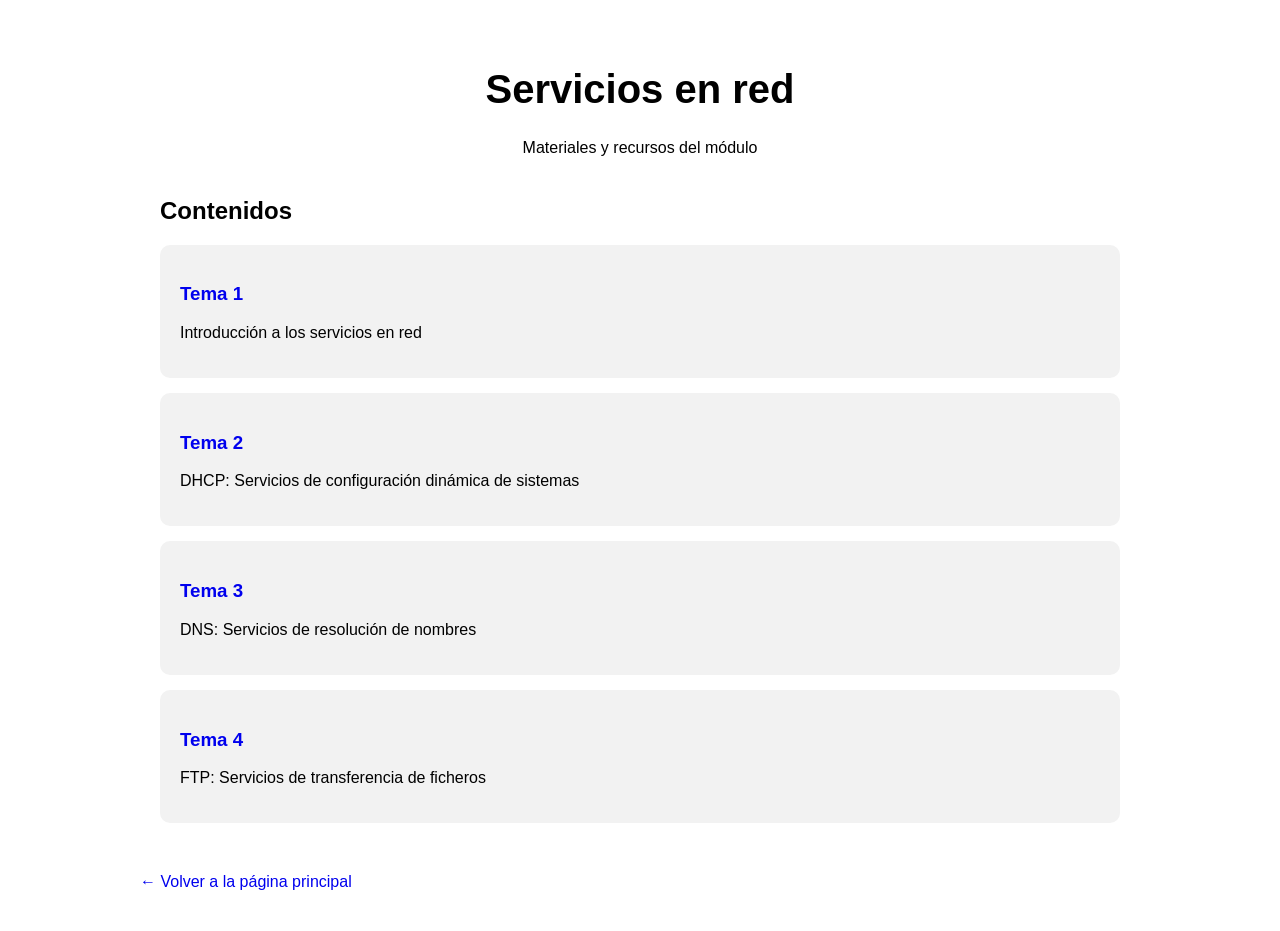
<file: servicios-en-red/index-LAPTOP-L7N02D56.html>
<!DOCTYPE html>
<html lang="es">

<head>
    <meta charset="UTF-8">
    <meta name="viewport" content="width=device-width, initial-scale=1.0">

    <title>Servicios en red</title>

    <link rel="stylesheet" href="style.css">
</head>

<body>

    <header>
        <h1>Servicios en red</h1>
        <p>Materiales y recursos del módulo</p>
    </header>

    <main>

        <section>
            <h2>Contenidos</h2>

            <div>
                <h3>
                    <a href="tema-01/">Tema 1</a>
                </h3>

                <p>Introducción a los servicios en red</p>
            </div>

            <div>
                <h3>
                    <a href="tema-02/">Tema 2</a>
                </h3>

                <p>DHCP: Servicios de configuración dinámica de sistemas</p>
            </div>

            <div>
                <h3>
                    <a href="tema-03/">Tema 3</a>
                </h3>

                <p>DNS: Servicios de resolución de nombres</p>
            </div>
            <div>
                <h3><a href="tema-04/">Tema 4</a></h3>
                <p>FTP: Servicios de transferencia de ficheros </p>
            </div>

        </section>

    </main>

    <footer>
        <a href="../">← Volver a la página principal</a>
    </footer>

</body>

</html>
</file>
<file: style.css>
/* =========================
   CONFIGURACIÓN GENERAL
   ========================= */

* {
    margin: 0;
    padding: 0;
    box-sizing: border-box;
}

html {
    scroll-behavior: smooth;
}

body {
    font-family: Arial, Helvetica, sans-serif;
    line-height: 1.6;
    color: #222;
    background: #f5f7fa;
}


/* =========================
   MENÚ
   ========================= */

.navbar {
    position: sticky;
    top: 0;
    z-index: 1000;

    display: flex;
    justify-content: space-between;
    align-items: center;

    padding: 20px 8%;

    background: white;

    box-shadow: 0 2px 10px rgba(0, 0, 0, 0.08);
}

.logo {
    font-size: 1.4rem;
    font-weight: bold;
}

.menu {
    display: flex;
    gap: 25px;
}

.menu a {
    color: #222;
    text-decoration: none;
    font-weight: 500;
}

.menu a:hover {
    color: #2563eb;
}


/* =========================
   PORTADA
   ========================= */

.hero {
    min-height: 85vh;

    display: flex;
    justify-content: center;
    align-items: center;

    text-align: center;

    padding: 40px 20px;

    background: linear-gradient(
        135deg,
        #2563eb,
        #7c3aed
    );

    color: white;
}

.hero-content {
    max-width: 800px;
}

.saludo {
    font-size: 1.2rem;
    margin-bottom: 10px;
}

.hero h1 {
    font-size: 4rem;
    margin-bottom: 10px;
}

.hero h2 {
    font-size: 1.6rem;
    font-weight: normal;
    margin-bottom: 20px;
}

.hero p {
    font-size: 1.1rem;
}


/* =========================
   BOTONES
   ========================= */

.botones {
    margin-top: 30px;

    display: flex;
    justify-content: center;
    gap: 15px;
}

.boton {
    display: inline-block;

    padding: 12px 25px;

    border-radius: 8px;

    background: white;
    color: #2563eb;

    text-decoration: none;

    font-weight: bold;

    transition: 0.3s;
}

.boton:hover {
    transform: translateY(-3px);
}

.boton-secundario {
    background: transparent;
    color: white;

    border: 2px solid white;
}


/* =========================
   SECCIONES
   ========================= */

.seccion {
    max-width: 1000px;

    margin: auto;

    padding: 100px 20px;
}

.seccion > h2 {
    text-align: center;

    font-size: 2.2rem;

    margin-bottom: 30px;
}

.seccion > p {
    max-width: 700px;

    margin: auto;

    text-align: center;

    color: #555;
}


/* =========================
   PROYECTOS
   ========================= */

.proyectos {
    max-width: 1200px;
}

.proyectos-grid {
    display: grid;

    grid-template-columns:
        repeat(3, 1fr);

    gap: 25px;

    margin-top: 40px;
}

.proyecto {
    background: white;

    padding: 35px 25px;

    border-radius: 15px;

    text-align: center;

    box-shadow:
        0 5px 20px rgba(0, 0, 0, 0.08);

    transition: 0.3s;
}

.proyecto:hover {
    transform: translateY(-8px);
}

.icono {
    font-size: 3rem;

    margin-bottom: 15px;
}

.proyecto h3 {
    margin-bottom: 10px;
}

.proyecto p {
    color: #666;
}


/* =========================
   CONTACTO
   ========================= */

.contacto {
    text-align: center;
}

.contacto a {
    display: inline-block;

    margin-top: 15px;

    color: #2563eb;

    font-weight: bold;

    text-decoration: none;
}


/* =========================
   FOOTER
   ========================= */

footer {
    padding: 30px;

    text-align: center;

    background: #111827;

    color: white;
}


/* =========================
   MÓVILES
   ========================= */

@media (max-width: 700px) {

    .navbar {
        flex-direction: column;
        gap: 15px;
    }

    .menu {
        gap: 15px;

        flex-wrap: wrap;

        justify-content: center;
    }

    .hero h1 {
        font-size: 2.8rem;
    }

    .hero h2 {
        font-size: 1.3rem;
    }

    .botones {
        flex-direction: column;

        align-items: center;
    }

    .proyectos-grid {
        grid-template-columns: 1fr;
    }

    .seccion {
        padding: 70px 20px;
    }
}
</file>
<file: servicios-en-red/style.css>
body {
    font-family: Arial, sans-serif;
    max-width: 1000px;
    margin: 0 auto;
    padding: 40px 20px;
}

header {
    text-align: center;
    margin-bottom: 40px;
}

h1 {
    font-size: 40px;
}

section {
    margin-top: 30px;
}

section div {
    padding: 20px;
    margin: 15px 0;
    border-radius: 10px;
    background: #f2f2f2;
}

footer {
    margin-top: 50px;
}

a {
    text-decoration: none;
}

/* =========================
   AJUSTE DEL CONTENIDO
   ========================= */

main {
    max-width: 1000px;
    margin: 0 auto;
    padding: 0 20px;
}

main section {
    width: 100%;
    box-sizing: border-box;
}

.modelo-red {
    width: 100%;
    box-sizing: border-box;
}

.leyenda-modelo {
    width: 100%;
    box-sizing: border-box;
}

/* =========================
   IMAGEN MODELO DE CAPAS
   ========================= */

.imagen-modelo-capas {
    width: 100%;
    display: flex;
    justify-content: center;
    align-items: center;
    margin: 30px 0;
}

.imagen-modelo-capas img {
    display: block;
    max-width: 850px;
    width: 100%;
    height: auto;
    margin: 0 auto;
}

/* =========================
   4. SERVICIOS DE RED
   ========================= */

#servicios-red {
    margin-top: 50px;
}


/* Comando de red */

.comando-red {
    max-width: 650px;
    margin: 30px auto;
    text-align: center;
}

.comando-red pre {
    margin-bottom: 10px;
}

.comando-red p {
    margin-top: 5px;
}


/* Lista de servicios */

.lista-servicios {
    margin: 25px 0 35px 20px;
    padding-left: 20px;
}

.lista-servicios li {
    margin-bottom: 12px;
    padding-left: 5px;
}


/* Actividad */

.actividad {
    margin: 40px 0;
    padding: 25px;
    background: #f5f7ed;
    border: 1px solid #d5dcb9;
    border-radius: 12px;
}

.actividad h3 {
    margin-top: 0;
    color: #31586a;
}

.actividad ol {
    padding-left: 25px;
}

.actividad li {
    margin-bottom: 25px;
}

.actividad table {
    margin-top: 20px;
}

.actividad th {
    background: #eeeeee;
}


/* Código */

#servicios-red code {
    font-family: Consolas, "Courier New", monospace;
}

#servicios-red pre {
    overflow-x: auto;
}


/* Fichero /etc/services */

#servicios-red .nota {
    margin-top: 30px;
}

#servicios-red .nota h3 {
    margin-top: 0;
}

#servicios-red .nota pre {
    margin-top: 20px;
}


/* Adaptación para móvil */

@media (max-width: 700px) {

    .actividad {
        padding: 18px;
    }

    .actividad table {
        display: block;
        overflow-x: auto;
        white-space: nowrap;
    }

}

/* =========================
   5. COMANDOS
   ========================= */

#comandos {
    margin-top: 50px;
}

#comandos h3 {
    margin-top: 30px;
}

#comandos h4 {
    margin-top: 25px;
}


/* Comandos */

#comandos pre {
    background: #1e1e1e;
    color: #f5f5f5;
    padding: 18px 20px;
    border-radius: 8px;
    overflow-x: auto;
    margin: 20px 0;
}

#comandos pre code {
    background: none;
    color: inherit;
    padding: 0;
    font-family: Consolas, "Courier New", monospace;
}


/* Actividades */

#comandos .actividad {
    margin: 40px 0;
    padding: 25px;
    background: #f5f7ed;
    border: 1px solid #d5dcb9;
    border-radius: 12px;
}

#comandos .actividad h3 {
    margin-top: 0;
    color: #31586a;
}

#comandos .actividad h4 {
    color: #31586a;
}

#comandos .actividad ul {
    margin: 20px 0;
}

#comandos .actividad li {
    margin-bottom: 10px;
}


/* Conceptos */

#comandos .concepto {
    margin: 35px 0;
}


/* Código dentro de párrafos */

#comandos code {
    font-family: Consolas, "Courier New", monospace;
}


/* Adaptación para móvil */

@media (max-width: 700px) {

    #comandos .actividad {
        padding: 18px;
    }

    #comandos pre {
        font-size: 13px;
        padding: 15px;
    }

}

/* =========================
   6. ELEMENTOS DE INTERCONEXIÓN
   ========================= */

#elementos-interconexion {
    margin-top: 50px;
}

#elementos-interconexion h3 {
    margin-top: 35px;
}

#elementos-interconexion h4 {
    margin-top: 25px;
}


/* Tablas */

#elementos-interconexion table {
    margin: 25px 0;
}

#elementos-interconexion th {
    background: #eeeeee;
}


/* Código */

#elementos-interconexion code {
    font-family: Consolas, "Courier New", monospace;
}


/* Diagrama del router */

.diagrama-router {
    display: flex;
    align-items: center;
    justify-content: center;
    gap: 20px;
    margin: 40px auto;
    max-width: 900px;
}

.red-router {
    display: flex;
    flex-direction: column;
    align-items: center;
    justify-content: center;
    min-width: 150px;
    padding: 25px 20px;
    background: #f2f2f2;
    border-radius: 10px;
    text-align: center;
}

.red-router span {
    margin-top: 8px;
    font-family: Consolas, "Courier New", monospace;
    font-size: 14px;
}

.flecha-router {
    font-size: 35px;
    font-weight: bold;
}

.router-centro {
    display: flex;
    flex-direction: column;
    align-items: center;
    justify-content: center;
    min-width: 150px;
    padding: 25px 20px;
    background: #e8f1f5;
    border: 2px solid #31586a;
    border-radius: 12px;
    text-align: center;
}

.router-icon {
    font-size: 40px;
    margin-bottom: 8px;
}

.router-centro small {
    margin-top: 8px;
}


/* Conceptos */

#elementos-interconexion .concepto {
    margin: 35px 0;
}

#elementos-interconexion .concepto li {
    margin-bottom: 15px;
}


/* Resumen */

#elementos-interconexion .nota {
    margin-top: 40px;
}

#elementos-interconexion .nota table {
    background: white;
}


/* Responsive */

@media (max-width: 700px) {

    .diagrama-router {
        flex-direction: column;
    }

    .flecha-router {
        transform: rotate(90deg);
    }

    .red-router,
    .router-centro {
        width: 100%;
        box-sizing: border-box;
    }

    #elementos-interconexion table {
        display: block;
        overflow-x: auto;
        white-space: nowrap;
    }

}

/* =========================
   7. INTERCONEXIÓN DE REDES
   ========================= */

#interconexion-redes {
    margin-top: 50px;
}

#interconexion-redes h3 {
    margin-top: 40px;
}

#interconexion-redes h4 {
    margin-top: 28px;
}


/* =========================
   CÓDIGO
   ========================= */

#interconexion-redes pre {
    background: #1e1e1e;
    color: #f5f5f5;
    padding: 18px 20px;
    border-radius: 8px;
    overflow-x: auto;
    margin: 20px 0;
}

#interconexion-redes code {
    font-family: Consolas, "Courier New", monospace;
}

#interconexion-redes pre code {
    background: none;
    color: inherit;
}


/* =========================
   ACTIVIDADES
   ========================= */

#interconexion-redes .actividad {
    margin: 40px 0;
    padding: 25px;
    background: #f5f7ed;
    border: 1px solid #d5dcb9;
    border-radius: 12px;
}

#interconexion-redes .actividad h3 {
    margin-top: 0;
    color: #31586a;
}

#interconexion-redes .actividad h4 {
    color: #31586a;
}

#interconexion-redes .actividad li {
    margin-bottom: 12px;
}


/* =========================
   SOLUCIONES
   ========================= */

#interconexion-redes .solucion {
    margin: 40px 0;
    padding: 25px;
    background: #eef6fb;
    border: 1px solid #b9d7e8;
    border-radius: 12px;
}

#interconexion-redes .solucion h3 {
    margin-top: 0;
    color: #31586a;
}

#interconexion-redes .solucion h4 {
    color: #31586a;
}

#interconexion-redes .solucion table {
    background: white;
}


/* =========================
   DMZ
   ========================= */

.diagrama-dmz {
    display: flex;
    align-items: center;
    justify-content: center;
    gap: 15px;
    margin: 40px auto;
    max-width: 1000px;
}

.zona-red {
    display: flex;
    flex-direction: column;
    align-items: center;
    justify-content: center;
    min-width: 140px;
    min-height: 90px;
    padding: 20px;
    background: #f2f2f2;
    border-radius: 10px;
    text-align: center;
}

.zona-red span {
    margin-top: 8px;
    font-size: 13px;
}

.firewall-icon {
    display: flex;
    flex-direction: column;
    align-items: center;
    font-size: 35px;
}

.firewall-icon small {
    font-size: 12px;
    margin-top: 5px;
}


/* =========================
   FIREWALL
   ========================= */

.firewall-direcciones {
    display: grid;
    grid-template-columns: repeat(3, 1fr);
    gap: 20px;
    margin: 30px 0;
}

.firewall-direcciones div {
    padding: 25px;
    background: #f2f2f2;
    border-radius: 10px;
    text-align: center;
}

.firewall-direcciones strong {
    display: block;
    font-size: 22px;
    margin-bottom: 8px;
}

.firewall-direcciones span {
    font-size: 14px;
}


/* =========================
   PERMISIVO / RESTRICTIVO
   ========================= */

.comparacion-firewall {
    display: grid;
    grid-template-columns: 1fr 1fr;
    gap: 25px;
    margin: 30px 0;
}

.comparacion-firewall > div {
    padding: 22px;
    background: #f5f5f5;
    border-radius: 10px;
}

.comparacion-firewall h4 {
    margin-top: 0;
}


/* =========================
   NAT
   ========================= */

.diagrama-nat {
    display: flex;
    align-items: center;
    justify-content: center;
    gap: 20px;
    margin: 40px auto;
    max-width: 1000px;
}

.nat-red,
.nat-router,
.nat-internet {
    display: flex;
    flex-direction: column;
    align-items: center;
    justify-content: center;
    min-width: 150px;
    min-height: 90px;
    padding: 20px;
    border-radius: 10px;
    text-align: center;
}

.nat-red {
    background: #f2f2f2;
}

.nat-router {
    background: #e8f1f5;
    border: 2px solid #31586a;
}

.nat-internet {
    background: #f5f5f5;
    border-radius: 50%;
}

.nat-red span,
.nat-router span,
.nat-red small {
    margin-top: 6px;
    font-family: Consolas, "Courier New", monospace;
    font-size: 13px;
}


/* =========================
   TABLAS
   ========================= */

#interconexion-redes table {
    width: 100%;
    border-collapse: collapse;
    margin: 25px 0;
}

#interconexion-redes th,
#interconexion-redes td {
    border: 1px solid #ddd;
    padding: 12px;
    text-align: left;
}

#interconexion-redes th {
    background: #eeeeee;
}


/* =========================
   MÓVIL
   ========================= */

@media (max-width: 700px) {

    .diagrama-dmz,
    .diagrama-nat {
        flex-direction: column;
    }

    .firewall-direcciones,
    .comparacion-firewall {
        grid-template-columns: 1fr;
    }

    .zona-red,
    .nat-red,
    .nat-router,
    .nat-internet {
        width: 100%;
        box-sizing: border-box;
    }

    #interconexion-redes table {
        display: block;
        overflow-x: auto;
        white-space: nowrap;
    }

}

.imagen-tema {
    width: 100%;
    display: flex;
    justify-content: center;
    margin: 30px 0;
}

.imagen-tema img {
    display: block;
    max-width: 850px;
    width: 100%;
    height: auto;
    border-radius: 8px;
}

/* =========================
   AUTOEVALUACIÓN
   ========================= */

#autoevaluacion {
    margin-top: 50px;
}

#autoevaluacion .quiz {
    margin: 30px 0;
    padding: 25px;
    background: #f5f7ed;
    border: 1px solid #d5dcb9;
    border-radius: 12px;
}

#autoevaluacion .quiz-pregunta {
    padding: 18px 20px;
    margin: 15px 0;
    background: #ffffff;
    border-radius: 10px;
}

#autoevaluacion .quiz-pregunta p {
    margin-top: 0;
    color: #31586a;
}

#autoevaluacion .quiz-opciones {
    list-style: none;
    margin: 0;
    padding-left: 20px;
}

#autoevaluacion .quiz-opciones li {
    cursor: pointer;
    padding: 10px 14px;
    margin: 8px 0;
    background: #f2f2f2;
    border: 1px solid #ddd;
    border-radius: 8px;
    transition: background 0.2s, border-color 0.2s;
}

#autoevaluacion .quiz-opciones li:hover {
    background: #e8f1f5;
}

#autoevaluacion .quiz-opciones li.seleccionada {
    border-color: #31586a;
    font-weight: bold;
}

#autoevaluacion .quiz-opciones li.correcta {
    background: #d8ecd2;
    border-color: #4a7c3f;
}

#autoevaluacion .quiz-opciones li.incorrecta {
    background: #f3d6d6;
    border-color: #b13a3a;
}

#autoevaluacion #quiz-corregir {
    margin-top: 10px;
    padding: 10px 22px;
    border: none;
    border-radius: 8px;
    background: #31586a;
    color: #fff;
    font-size: 15px;
    cursor: pointer;
}

#autoevaluacion #quiz-corregir:hover {
    background: #24404d;
}

#autoevaluacion #quiz-resultado {
    margin-top: 15px;
    font-weight: bold;
    color: #31586a;
}

#autoevaluacion .quiz-fuente {
    font-size: 14px;
    color: #555;
}

@media (max-width: 700px) {

    #autoevaluacion .quiz {
        padding: 18px;
    }

    #autoevaluacion .quiz-pregunta {
        padding: 14px 16px;
    }

}

/* =========================
   TEMA 2 - DHCP
   ========================= */

#servidor-dhcp pre,
#alternativas-dhcp pre,
#cliente-dhcp pre {
    background: #1e1e1e;
    color: #f5f5f5;
    padding: 18px 20px;
    border-radius: 8px;
    overflow-x: auto;
    margin: 20px 0;
}

#servidor-dhcp pre code,
#alternativas-dhcp pre code,
#cliente-dhcp pre code {
    background: none;
    color: inherit;
    padding: 0;
    font-family: Consolas, "Courier New", monospace;
}

#protocolo-dhcp code,
#proceso-dhcp code,
#reasignacion code,
#ambitos code,
#alternativas-dhcp code,
#servidor-dhcp code,
#dhcp-relay code,
#cliente-dhcp code,
#bootp code {
    font-family: Consolas, "Courier New", monospace;
    background: #f2f2f2;
    padding: 2px 6px;
    border-radius: 4px;
}

#servidor-dhcp table,
#mensajes-dhcp table {
    width: 100%;
    border-collapse: collapse;
    margin: 25px 0;
}

#servidor-dhcp th,
#servidor-dhcp td,
#mensajes-dhcp th,
#mensajes-dhcp td {
    border: 1px solid #ddd;
    padding: 12px;
    text-align: left;
    vertical-align: top;
}

#servidor-dhcp th,
#mensajes-dhcp th {
    background: #eeeeee;
}

@media (max-width: 700px) {

    #servidor-dhcp table,
    #mensajes-dhcp table {
        display: block;
        overflow-x: auto;
        white-space: nowrap;
    }

    #servidor-dhcp pre,
    #alternativas-dhcp pre,
    #cliente-dhcp pre {
        font-size: 13px;
        padding: 15px;
        white-space: pre-wrap;
        word-break: break-word;
        overflow-wrap: break-word;
    }

    .terminal-figura {
        font-size: 12px;
        white-space: pre-wrap;
        word-break: break-word;
        overflow-wrap: break-word;
    }

}

/* Diagrama: DHCP en el modelo TCP/IP */

.diagrama-dhcp-capas {
    max-width: 700px;
    margin: 35px auto;
    display: flex;
    flex-direction: column;
    gap: 4px;
}

.diagrama-dhcp-capas .capa {
    padding: 16px 20px;
    border-radius: 8px;
    color: #fff;
    display: flex;
    align-items: center;
    flex-wrap: wrap;
    gap: 12px;
}

.diagrama-dhcp-capas .capa strong {
    font-size: 18px;
    letter-spacing: 0.5px;
}

.diagrama-dhcp-capas .capa small {
    width: 100%;
    color: rgba(255, 255, 255, 0.85);
    font-size: 13px;
    line-height: 1.5;
}

.diagrama-dhcp-capas .protocolo-pill {
    background: #ffffff;
    color: #31586a;
    font-weight: bold;
    padding: 4px 14px;
    border-radius: 999px;
    font-size: 13px;
}

.capa-aplicacion {
    background: #31586a;
}

.capa-transporte {
    background: #4a7c9b;
}

.capa-internet {
    background: #6fa8bf;
    justify-content: space-between;
}

.capa-internet .protocolo-pill {
    background: #ffffff;
    color: #31586a;
}

.capa-acceso {
    background: #b8d4dd;
    color: #31586a;
    justify-content: center;
}

@media (max-width: 700px) {

    .diagrama-dhcp-capas .capa {
        flex-direction: column;
        align-items: flex-start;
        text-align: left;
    }

    .capa-internet {
        flex-direction: row;
        justify-content: space-between;
        align-items: center;
    }

}

/* =========================
   FIGURAS DEL CAPÍTULO 2 (2.1 - 2.14)
   ========================= */

.figura {
    margin: 40px auto;
    max-width: 720px;
}

.figura figcaption {
    text-align: center;
    margin-top: 14px;
    font-size: 14px;
    color: #444;
    line-height: 1.5;
}

.figura-numero {
    display: block;
    font-weight: bold;
    color: #31586a;
    margin-bottom: 2px;
}

/* Topología (2.2) y escenarios de Relay (2.13, 2.14) */

.diagrama-topologia {
    display: flex;
    align-items: center;
    justify-content: center;
    gap: 18px;
    flex-wrap: wrap;
    padding: 25px 15px;
    background: #f2f2f2;
    border-radius: 12px;
}

.diagrama-topologia .nodo {
    display: flex;
    flex-direction: column;
    align-items: center;
    justify-content: center;
    min-width: 110px;
    padding: 16px 14px;
    background: #ffffff;
    border: 2px solid #6fa8bf;
    border-radius: 10px;
    text-align: center;
    font-size: 14px;
}

.diagrama-topologia .nodo.servidor {
    border-color: #31586a;
    background: #e8f1f5;
    font-weight: bold;
}

.diagrama-topologia .nodo-icono {
    font-size: 30px;
    margin-bottom: 6px;
}

.diagrama-topologia .grupo-clientes {
    display: flex;
    flex-direction: column;
    gap: 10px;
}

.diagrama-topologia .enlace {
    font-size: 26px;
    font-weight: bold;
    color: #4a7c9b;
}

.diagrama-topologia .red-broadcast {
    border: 2px dashed #b8d4dd;
    border-radius: 14px;
    padding: 14px;
    display: flex;
    align-items: center;
    gap: 12px;
}

.diagrama-topologia .red-etiqueta {
    font-size: 12px;
    text-transform: uppercase;
    letter-spacing: 0.5px;
    color: #4a7c9b;
    font-weight: bold;
    margin-bottom: 8px;
    text-align: center;
}

/* Diagrama de secuencia de mensajes (2.3) */

.diagrama-secuencia {
    padding: 20px 15px 6px;
    background: #f2f2f2;
    border-radius: 12px;
}

.diagrama-secuencia .actores {
    display: flex;
    justify-content: space-between;
    margin-bottom: 8px;
}

.diagrama-secuencia .actor {
    background: #31586a;
    color: #fff;
    font-weight: bold;
    padding: 8px 20px;
    border-radius: 8px;
    font-size: 14px;
}

.diagrama-secuencia .fase-titulo {
    text-align: center;
    font-weight: bold;
    color: #4a7c9b;
    margin: 18px 0 8px;
    font-size: 12px;
    text-transform: uppercase;
    letter-spacing: 0.5px;
}

.diagrama-secuencia .mensaje-fila {
    margin: 14px 0;
}

.diagrama-secuencia .msg-etiqueta {
    text-align: center;
    font-family: Consolas, "Courier New", monospace;
    font-weight: bold;
    font-size: 13px;
    color: #31586a;
    margin-bottom: 4px;
}

.diagrama-secuencia .msg-etiqueta small {
    font-family: Arial, sans-serif;
    font-weight: normal;
    color: #666;
}

.diagrama-secuencia .msg-linea {
    height: 0;
    border-top: 2px solid #6fa8bf;
    position: relative;
}

.diagrama-secuencia .mensaje-fila.difusion .msg-linea {
    border-top-style: dashed;
}

.diagrama-secuencia .msg-linea.a-servidor::after {
    content: "▶";
    position: absolute;
    right: 0;
    top: -9px;
    color: #4a7c9b;
    font-size: 14px;
}

.diagrama-secuencia .msg-linea.a-cliente::after {
    content: "◀";
    position: absolute;
    left: 0;
    top: -9px;
    color: #4a7c9b;
    font-size: 14px;
}

/* Paneles de configuración (2.4, 2.6, 2.7, 2.8) */

.diagrama-panel {
    background: #ffffff;
    border: 1px solid #b8d4dd;
    border-radius: 10px;
    overflow: hidden;
}

.diagrama-panel .panel-titulo {
    background: #31586a;
    color: #fff;
    font-weight: bold;
    padding: 10px 16px;
}

.diagrama-panel .panel-fila {
    display: flex;
    align-items: center;
    gap: 10px;
    padding: 12px 16px;
    border-top: 1px solid #e8f1f5;
    font-size: 14px;
    flex-wrap: wrap;
}

.diagrama-panel .panel-icono {
    font-size: 18px;
}

.diagrama-panel code {
    font-family: Consolas, "Courier New", monospace;
    background: #e8f1f5;
    padding: 2px 6px;
    border-radius: 4px;
}

.estado-pill {
    margin-left: auto;
    font-size: 12px;
    font-weight: bold;
    padding: 3px 12px;
    border-radius: 999px;
}

.estado-pill.on {
    background: #dcefe0;
    color: #2e7d4f;
}

.estado-pill.off {
    background: #f2dede;
    color: #a94442;
}

/* Rango de direcciones y concesión (2.5) */

.diagrama-rango {
    background: #ffffff;
    border: 1px solid #b8d4dd;
    border-radius: 10px;
    padding: 20px;
    text-align: center;
}

.diagrama-rango .rango-cabecera {
    font-weight: bold;
    color: #31586a;
    margin-bottom: 16px;
}

.diagrama-rango .rango-barra {
    display: flex;
    align-items: center;
    gap: 10px;
    justify-content: center;
    margin-bottom: 14px;
}

.diagrama-rango .rango-ip {
    font-family: Consolas, "Courier New", monospace;
    background: #e8f1f5;
    color: #31586a;
    padding: 6px 12px;
    border-radius: 6px;
    font-size: 13px;
}

.diagrama-rango .rango-linea {
    flex: 1;
    max-width: 220px;
    height: 8px;
    border-radius: 4px;
    background: linear-gradient(90deg, #6fa8bf, #b8d4dd);
}

.diagrama-rango .rango-concesion {
    font-size: 13px;
    color: #4a7c9b;
    font-weight: bold;
}

/* Tabla de concesiones (2.9) */

.tabla-mock {
    width: 100%;
    border-collapse: collapse;
    font-size: 14px;
}

.tabla-mock th {
    background: #31586a;
    color: #fff;
    padding: 10px 12px;
    text-align: left;
}

.tabla-mock td {
    padding: 9px 12px;
    border-bottom: 1px solid #e8f1f5;
    font-family: Consolas, "Courier New", monospace;
}

.tabla-mock tr:nth-child(even) {
    background: #f7fafb;
}

/* Estadísticas (2.10, 2.11) */

.diagrama-stats {
    display: flex;
    gap: 12px;
    flex-wrap: wrap;
    justify-content: center;
}

.diagrama-stats .stat-card {
    background: #e8f1f5;
    border-radius: 10px;
    padding: 16px 20px;
    min-width: 110px;
    text-align: center;
}

.diagrama-stats .stat-card strong {
    display: block;
    font-size: 26px;
    color: #31586a;
}

.diagrama-stats .stat-card span {
    font-size: 12px;
    color: #4a7c9b;
}

/* Salida de terminal (2.12) */

.terminal-figura {
    background: #1e1e1e;
    color: #f5f5f5;
    padding: 16px 18px;
    border-radius: 8px;
    overflow-x: auto;
    font-family: Consolas, "Courier New", monospace;
    font-size: 13px;
    text-align: left;
    line-height: 1.6;
}

/* Adaptación para móvil */

@media (max-width: 700px) {

    .diagrama-topologia {
        flex-direction: column;
    }

    .diagrama-topologia .enlace {
        transform: rotate(90deg);
    }

    .diagrama-secuencia .actores {
        font-size: 12px;
    }

    .diagrama-panel .panel-fila {
        font-size: 13px;
    }

    .estado-pill {
        margin-left: 0;
    }

}

.figura-imagen {
    max-width: 900px;   /* algo más ancha que el resto, para que se lea bien */
}

.imagen-capas img {
    display: block;
    width: 100%;         /* ocupa todo el ancho del contenedor */
    max-width: 100%;      /* nunca se desborda, escala hacia abajo */
    height: auto;         /* mantiene proporción */
    border-radius: 10px;
    border: 1px solid #e0e0e0;
    box-shadow: 0 4px 14px rgba(0,0,0,0.08);
}

/* =========================
   CUADRO 2.2 - CONFIGURACIÓN DHCP
   ========================= */

.tabla-configuracion-dhcp {
    width: 100%;
    margin: 35px 0 45px;
    overflow-x: auto;
}

.tabla-configuracion-dhcp table {
    width: 100%;
    min-width: 760px;
    border-collapse: collapse;
    margin: 0;
    background: #ffffff;
    font-size: 14px;
}

.tabla-configuracion-dhcp th,
.tabla-configuracion-dhcp td {
    border: 1px solid #8eb4c1;
    padding: 9px 12px;
    text-align: left;
    vertical-align: middle;
}

.tabla-configuracion-dhcp .bloque-configuracion {
    width: 145px;
    background: #31586a;
    color: #ffffff;
    text-align: center;
    font-size: 15px;
}

.tabla-configuracion-dhcp .reservas-configuracion {
    background: #31586a;
    color: #ffffff;
    text-align: center;
    font-size: 15px;
}

.tabla-configuracion-dhcp .subtitulo {
    font-weight: bold;
}

.tabla-configuracion-dhcp tr:nth-child(even) td {
    background: #f7fafb;
}

.tabla-configuracion-dhcp .separador-configuracion td,
.tabla-configuracion-dhcp .separador-configuracion th {
    border-top-width: 3px;
}

.tabla-configuracion-dhcp code {
    background: none;
    padding: 0;
    font-family: Consolas, "Courier New", monospace;
    font-size: 0.95em;
}

.tabla-configuracion-dhcp .pie-tabla {
    margin: 12px 0 0;
    text-align: center;
    font-size: 14px;
    color: #444;
}

@media (max-width: 700px) {
    .tabla-configuracion-dhcp {
        overflow-x: auto;
    }

    .tabla-configuracion-dhcp table {
        min-width: 760px;
    }
}

/* =========================
   CUADRO 2.3 - PARÁMETROS Y DECLARACIONES DE dhcpd.conf
   ========================= */

.tabla-parametros-dhcp {
    width: 100%;
    margin: 35px 0 45px;
    overflow-x: auto;
}

.tabla-parametros-dhcp table {
    width: 100%;
    min-width: 640px;
    border-collapse: collapse;
    margin: 0;
    background: #ffffff;
    font-size: 14px;
    border-top: 3px solid #31586a;
    border-bottom: 3px solid #31586a;
}

.tabla-parametros-dhcp th,
.tabla-parametros-dhcp td {
    padding: 10px 14px;
    text-align: left;
    vertical-align: top;
    border-bottom: 1px solid #8eb4c1;
}

.tabla-parametros-dhcp th {
    width: 36%;
    background: #dce9ef;
    color: #000000;
    font-weight: normal;
}

.tabla-parametros-dhcp th code {
    background: none;
    padding: 0;
    color: #000000;
    font-family: Consolas, "Courier New", monospace;
    font-size: 0.95em;
    overflow-wrap: anywhere;
}

.tabla-parametros-dhcp .pie-tabla {
    margin: 12px 0 0;
    text-align: center;
    font-size: 14px;
    color: #444;
}


/* =========================
   PRÁCTICA 2.3 - SOLUCIÓN DESPLEGABLE
   ========================= */

#practica-2-3 details.solucion-practica {
    margin: 30px 0 0;
    background: #eef6fb;
    border: 1px solid #b9d7e8;
    border-radius: 12px;
    overflow: hidden;
}

#practica-2-3 details.solucion-practica summary {
    padding: 16px 22px;
    cursor: pointer;
    font-weight: bold;
    color: #31586a;
}

#practica-2-3 details.solucion-practica summary:hover {
    background: #dcecf5;
}

#practica-2-3 details.solucion-practica[open] summary {
    border-bottom: 1px solid #b9d7e8;
}

#practica-2-3 .solucion-contenido {
    padding: 5px 25px 25px;
}

#practica-2-3 .solucion-contenido h4 {
    margin: 28px 0 10px;
    color: #31586a;
}

#practica-2-3 .solucion-contenido pre {
    background: #1e1e1e;
    color: #f5f5f5;
    padding: 18px 20px;
    border-radius: 8px;
    overflow-x: auto;
    margin: 20px 0;
}

#practica-2-3 .solucion-contenido pre code {
    background: none;
    color: inherit;
    padding: 0;
    font-family: Consolas, "Courier New", monospace;
}

#practica-2-3 .solucion-contenido code {
    font-family: Consolas, "Courier New", monospace;
    background: #f2f2f2;
    padding: 2px 6px;
    border-radius: 4px;
}

#practica-2-3 .solucion-contenido .lista-servicios li {
    margin-bottom: 12px;
}

#practica-2-3 .solucion-contenido table {
    width: 100%;
    border-collapse: collapse;
    margin: 20px 0 0;
    background: #ffffff;
}

#practica-2-3 .solucion-contenido th,
#practica-2-3 .solucion-contenido td {
    border: 1px solid #ddd;
    padding: 12px;
    text-align: left;
    vertical-align: top;
}

#practica-2-3 .solucion-contenido th {
    background: #eeeeee;
}

@media (max-width: 700px) {
    #practica-2-3 .solucion-contenido {
        padding: 5px 15px 20px;
    }

    #practica-2-3 .solucion-contenido table {
        display: block;
        overflow-x: auto;
    }
}

/* TEMA 4 - FTP (estilos acotados) */
.tema-04 main { line-height: 1.65; }
.tema-04 table { width:100%; border-collapse:collapse; margin:25px 0; }
.tema-04 th,.tema-04 td { border:1px solid #ddd; padding:12px; text-align:left; vertical-align:top; }
.tema-04 th { background:#eee; }
.tema-04 pre { background:#1e1e1e; color:#f5f5f5; padding:18px 20px; border-radius:8px; overflow-x:auto; }
.tema-04 code { font-family:Consolas,monospace; }
.tema-04 .ftp-diagrama { display:flex; align-items:center; justify-content:space-between; gap:15px; text-align:center; background:#e8f1f5; }
.tema-04 .ftp-diagrama strong { padding:15px; border:2px solid #31586a; border-radius:10px; background:white; }
.tema-04 .ftp-capas { display:grid; gap:5px; background:transparent; padding:0; }
.tema-04 .ftp-capas span { background:#31586a; color:white; padding:12px; border-radius:8px; text-align:center; }
.tema-04 .ftp-capas span:nth-child(2) { background:#4a7c9b; }
.tema-04 .ftp-capas span:nth-child(3) { background:#6fa8bf; color:#173b4a; }
.tema-04 .ftp-capas span:nth-child(4) { background:#b8d4dd; color:#173b4a; }
.tema-04 a:focus-visible,.tema-04 li:focus-visible { outline:2px solid #31586a; }
@media(max-width:700px){ .tema-04 table { display:block; overflow-x:auto; } .tema-04 .ftp-diagrama { flex-direction:column; } .tema-04 pre { font-size:13px; } }
</file>
